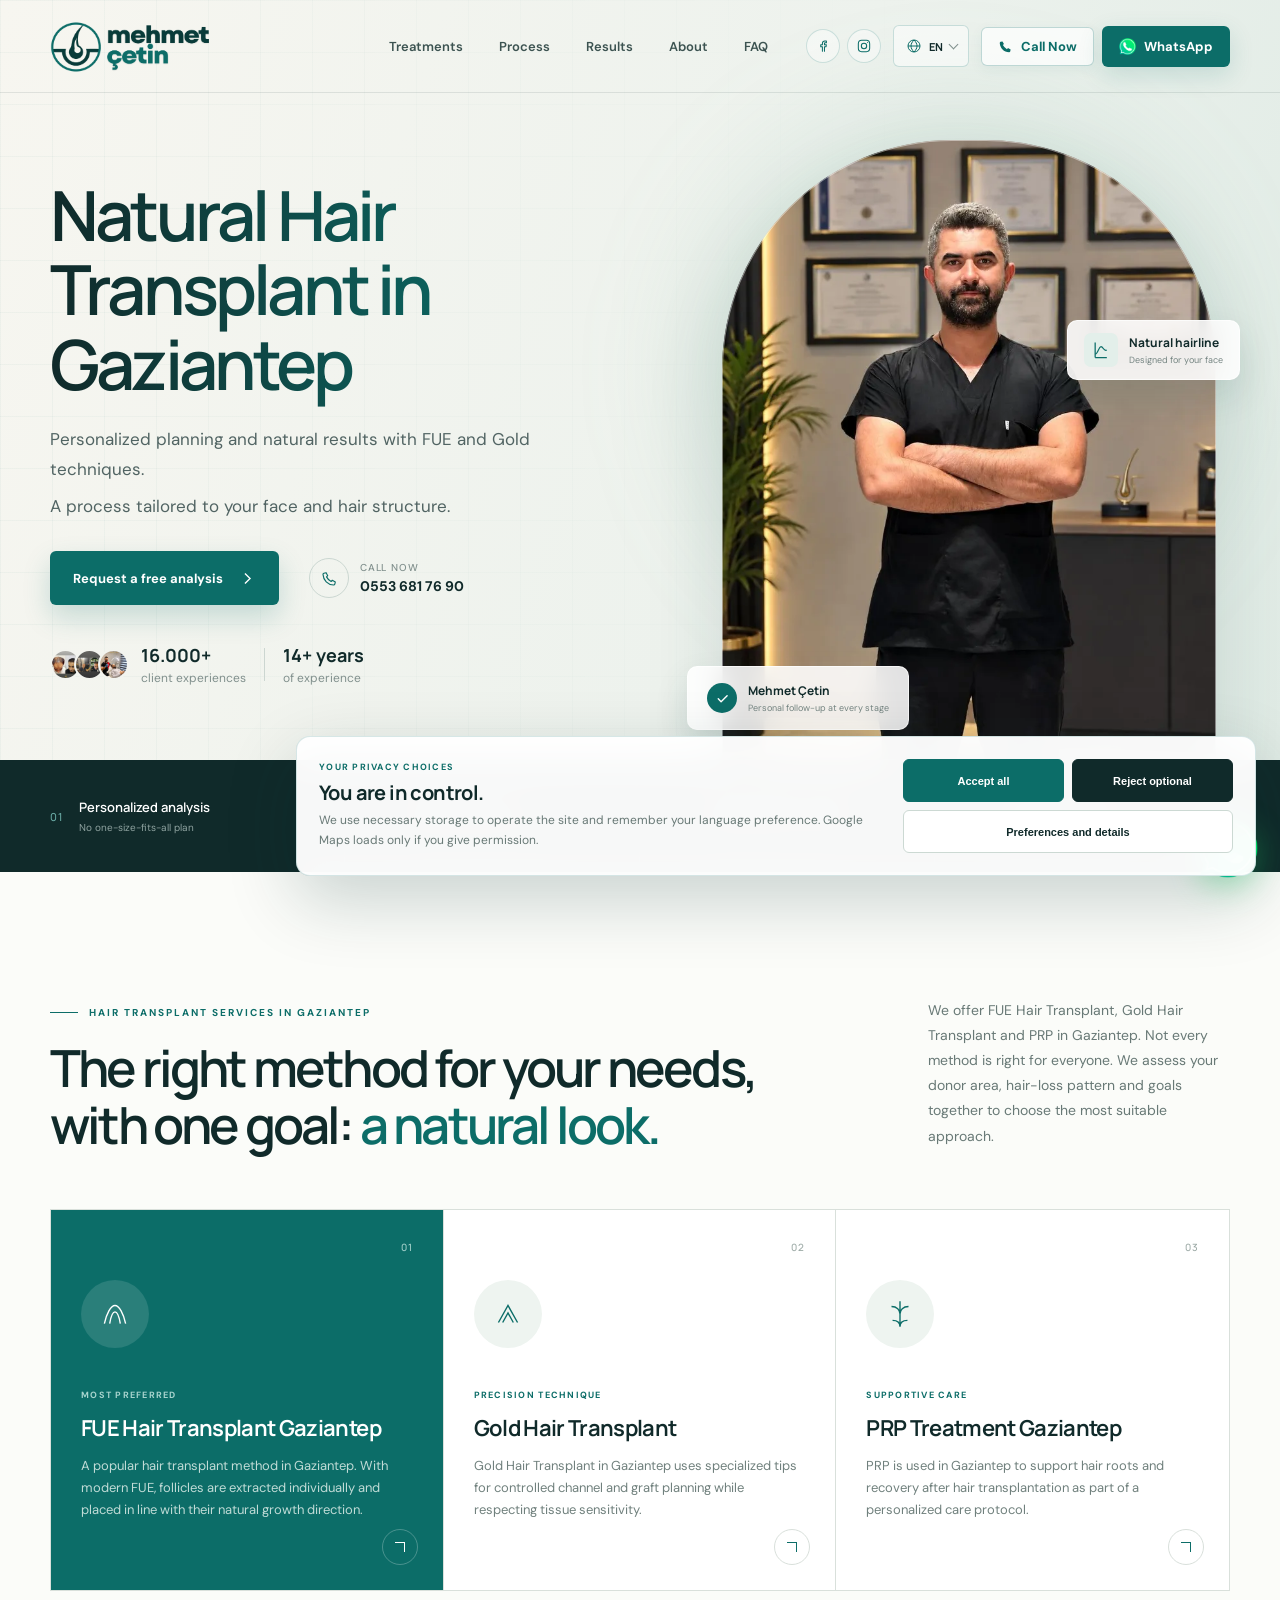
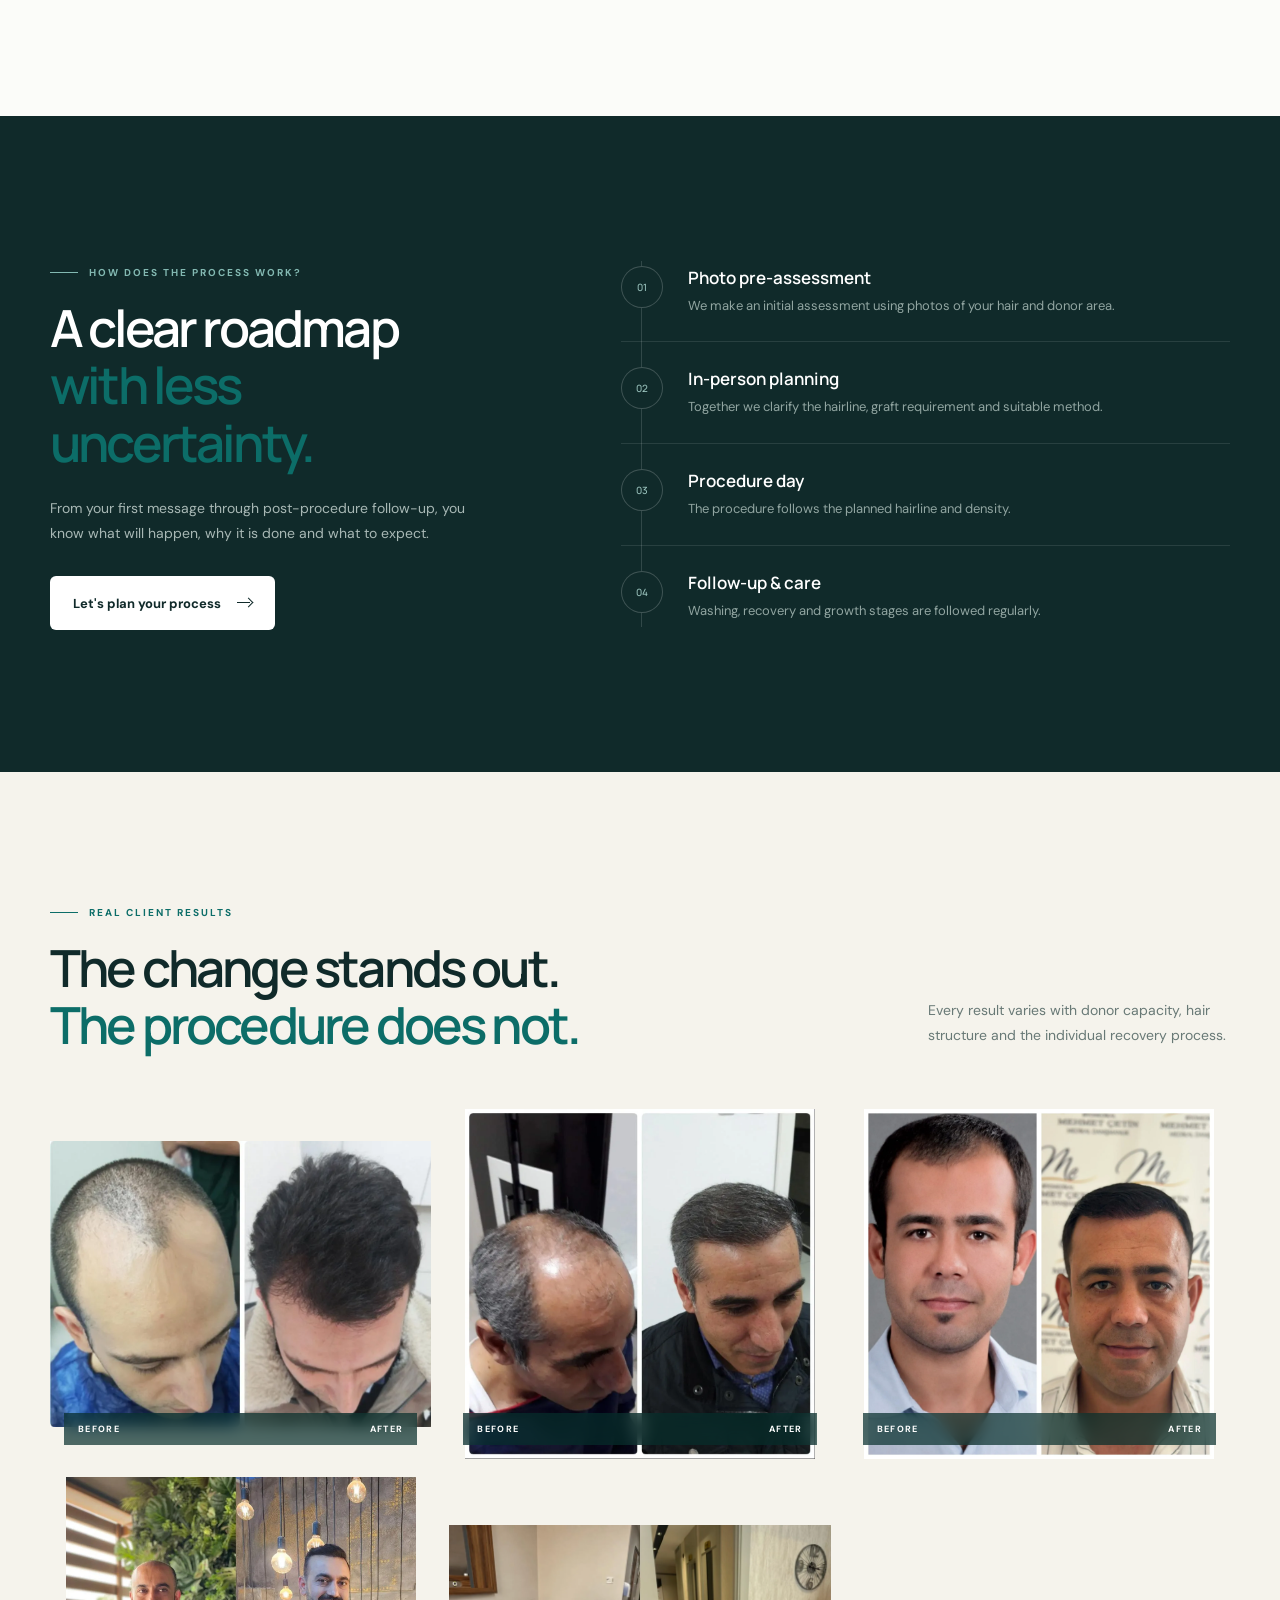
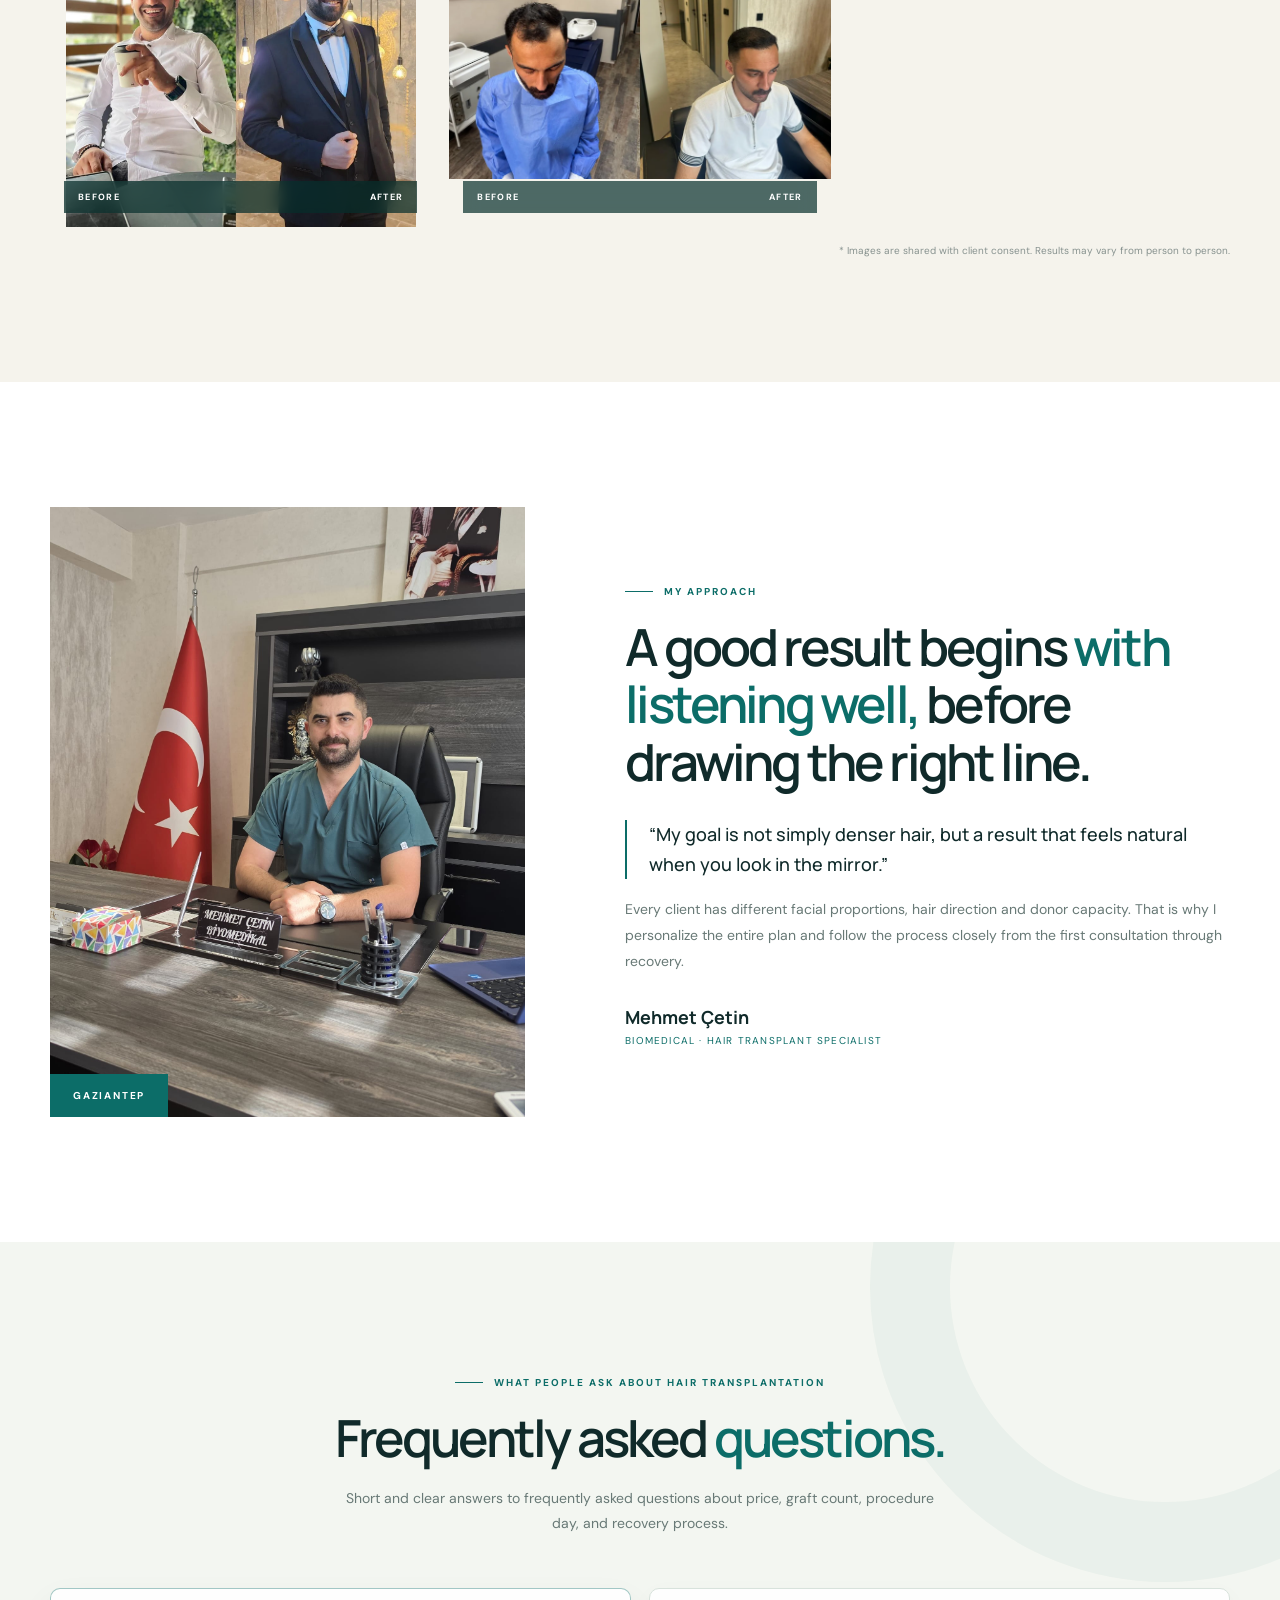
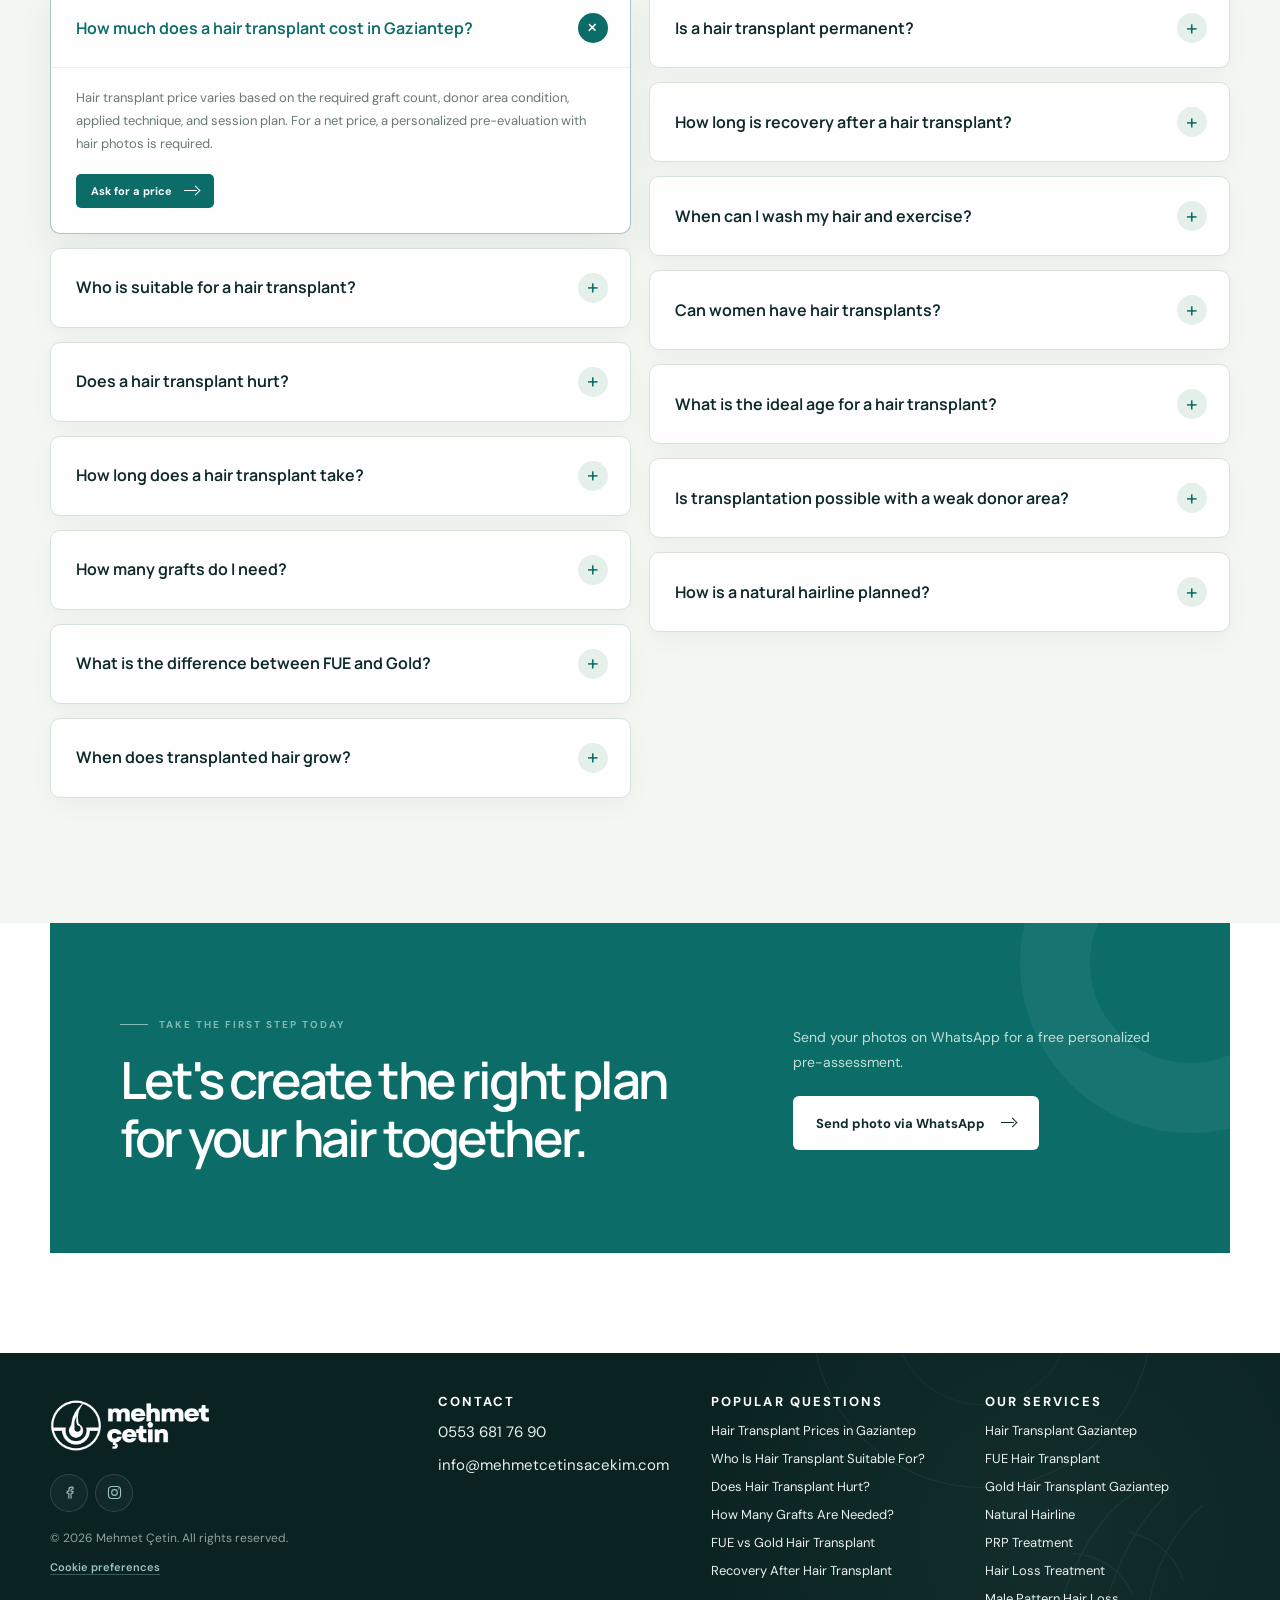
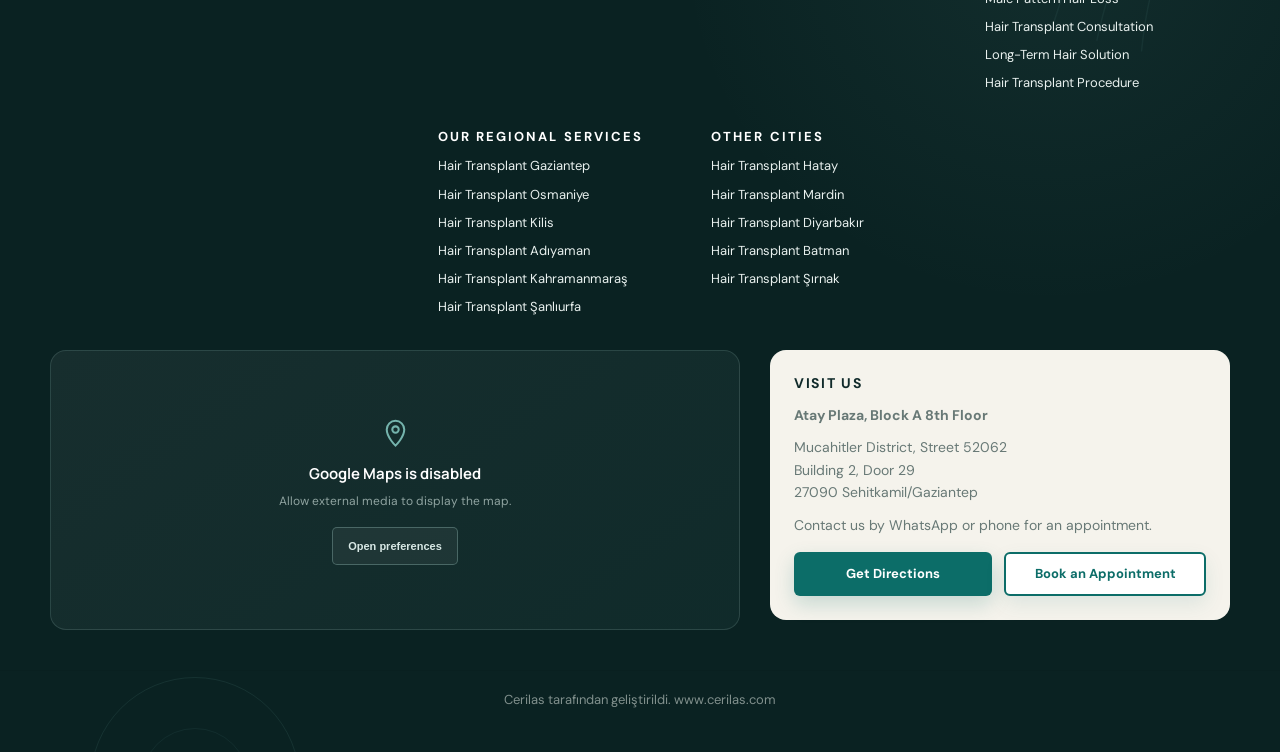
<file: index.html>
<!DOCTYPE html>
<html lang="tr">

<head>
  <!-- Google Tag Manager -->
  <script>(function(w,d,s,l,i){w[l]=w[l]||[];w[l].push({'gtm.start':
  new Date().getTime(),event:'gtm.js'});var f=d.getElementsByTagName(s)[0],
  j=d.createElement(s),dl=l!='dataLayer'?'&l='+l:'';j.async=true;j.src=
  'https://www.googletagmanager.com/gtm.js?id='+i+dl;f.parentNode.insertBefore(j,f);
  })(window,document,'script','dataLayer','GTM-W2ZSKTFK');</script>
  <!-- End Google Tag Manager -->
  <!-- Google tag (gtag.js) -->
  <script async src="https://www.googletagmanager.com/gtag/js?id=G-VPKPKY44ZM"></script>
  <script async src="https://www.googletagmanager.com/gtag/js?id=AW-18360103797"></script>
  <script>
    window.dataLayer = window.dataLayer || [];
    function gtag() { dataLayer.push(arguments); }
    gtag('js', new Date());

    gtag('config', 'G-VPKPKY44ZM');
    gtag('config', 'AW-18360103797');
  </script>
  <!-- Event snippet for Kişi conversion page -->
  <script>
    function gtag_report_conversion(url) {
      if (typeof gtag === 'function') {
        gtag('event', 'conversion', {
          'send_to': 'AW-18360103797/h-xpCKiZg90cEPXm47JE'
        });
      }
      return true;
    }

    document.addEventListener('DOMContentLoaded', function () {
      document.querySelectorAll('a[href^="https://wa.me"], a[href^="tel:"]').forEach(function (link) {
        link.addEventListener('click', function () {
          gtag_report_conversion(link.href);
        });
      });
    });
  </script>
  <meta charset="UTF-8" />
  <meta name="viewport" content="width=device-width, initial-scale=1.0" />
  <meta name="description"
    content="Gaziantep'te saç ekimi alanında uzman Mehmet Çetin. FUE, Gold Saç Ekimi ve PRP uygulaması. 14+ yıl deneyim, 16.000+ başarılı operasyon. Doğal sonuç, birebir takip." />
  <meta name="keywords"
    content="Gaziantep saç ekimi, FUE, Gold saç ekimi, saç dökülmesi, doğal saç çizgisi, saç ekimi operasyonu" />
  <meta name="robots" content="index, follow, max-image-preview:large, max-snippet:-1, max-video-preview:-1" />
  <meta property="og:title" content="Gaziantep Saç Ekimi Uzmanı - Mehmet Çetin | FUE &amp; Gold Tekniği" />
  <meta property="og:description"
    content="Gaziantep'te en iyi saç ekimi hizmetleri. Doğal sonuç, kişiye özel planlanma, 14+ yıl tecrübe ile Mehmet Çetin." />
  <meta property="og:type" content="website" />
  <meta property="og:url" content="https://mehmetcetinsacekim.com/?lang=tr" />
  <meta property="og:locale" content="tr_TR" />
  <meta property="og:image" content="mehmet-cetin-hero-new.jpg" />
  <meta name="twitter:card" content="summary_large_image" />
  <meta name="author" content="Mehmet Çetin" />
  <meta name="copyright" content="© 2026 Mehmet Çetin" />
  <title>Gaziantep Saç Ekimi Uzmanı - Mehmet Çetin | FUE &amp; Gold Tekniği</title>
  <link rel="preconnect" href="https://fonts.googleapis.com" />
  <link rel="preconnect" href="https://fonts.gstatic.com" crossorigin />
  <link
    href="https://fonts.googleapis.com/css2?family=DM+Sans:wght@400;500;600;700&amp;family=Manrope:wght@400;500;600;700;800&amp;family=Noto+Sans+Arabic:wght@400;500;600;700;800&amp;display=swap"
    rel="stylesheet" />
  <link rel="stylesheet" href="styles.css?v=20260915-1" />
  <link rel="icon" href="favicon.svg" type="image/svg+xml" />
  <link rel="canonical" href="https://mehmetcetinsacekim.com/?lang=tr" />
  <link rel="alternate" hreflang="tr" href="https://mehmetcetinsacekim.com/?lang=tr" />
  <link rel="alternate" hreflang="en" href="https://mehmetcetinsacekim.com/?lang=en" />
  <link rel="alternate" hreflang="ar" href="https://mehmetcetinsacekim.com/?lang=ar" />
  <link rel="alternate" hreflang="ru" href="https://mehmetcetinsacekim.com/?lang=ru" />
  <link rel="alternate" hreflang="x-default" href="https://mehmetcetinsacekim.com/" />
  <script src="i18n.js?v=20260806-1" defer></script>
  <script src="cookie-consent.js?v=20260806-1" defer></script>
  <script type="application/ld+json">
    {
      "@context": "https://schema.org",
      "@type": "LocalBusiness",
      "name": "Mehmet Çetin Biyomedikal - Gaziantep Saç Ekimi",
      "description": "Gaziantep'te saç ekimi uzmanı. FUE, Gold Saç Ekimi ve PRP uygulaması.",
      "address": {
        "@type": "PostalAddress",
        "streetAddress": "Atay Plaza, A Blok Kat 8, Mücahitler Mahallesi 52062 Nolu Sokak Bina No:2, İç Kapı:29",
        "addressLocality": "Gaziantep",
        "addressRegion": "Gaziantep",
        "postalCode": "27090",
        "addressCountry": "TR"
      },
      "telephone": "+905536817690",
      "email": "info@mehmetcetinsacekim.com",
      "priceRange": "$$",
      "areaServed": "Gaziantep",
      "serviceType": ["Hair Transplant", "FUE Hair Transplant", "Gold Hair Transplant", "PRP Therapy"],
      "image": "mehmet-cetin-hero-new.jpg"
    }
    </script>
  <script type="application/ld+json">
    {
      "@context": "https://schema.org",
      "@type": "MedicalBusiness",
      "name": "Mehmet Çetin Biyomedikal",
      "medicalSpecialty": "Hair Restoration",
      "knowsAbout": ["FUE Hair Transplant", "Gold Hair Transplant", "PRP Therapy", "Hair Loss Treatment"]
    }
    </script>
  <script type="application/ld+json">
    {
      "@context": "https://schema.org",
      "@type": "FAQPage",
      "mainEntity": [
        {
          "@type": "Question",
          "name": "Gaziantep saç ekimi fiyatları ne kadar, kaç para?",
          "acceptedAnswer": {
            "@type": "Answer",
            "text": "Saç ekimi fiyatı; ihtiyaç duyulan greft sayısına, donör alanın durumuna, uygulanacak tekniğe ve seans planına göre değişir. Net fiyat için saç fotoğraflarıyla kişiye özel ön değerlendirme yapılır."
          }
        },
        {
          "@type": "Question",
          "name": "Saç ekimi kimlere uygundur?",
          "acceptedAnswer": {
            "@type": "Answer",
            "text": "Kalıcı veya genetik saç kaybı bulunan, donör alanı yeterli ve beklentileri gerçekçi kişiler saç ekimi için uygun olabilir. Saç kaybının nedeni ve donör kapasitesi kişiye özel değerlendirilmelidir."
          }
        },
        {
          "@type": "Question",
          "name": "Saç ekimi acıtır mı?",
          "acceptedAnswer": {
            "@type": "Answer",
            "text": "İşlem lokal anestezi altında planlanır. İlk uygulama sırasında kısa süreli batma, sonrasında ise geçici hassasiyet hissedilebilir; deneyim kişiden kişiye değişir."
          }
        },
        {
          "@type": "Question",
          "name": "Saç ekimi kaç saat sürer?",
          "acceptedAnswer": {
            "@type": "Answer",
            "text": "Süre; greft sayısına, ekim alanının büyüklüğüne ve kullanılan yönteme bağlıdır. Çoğu işlem aynı gün tamamlanır; geniş alanlarda birden fazla seans planlanabilir."
          }
        },
        {
          "@type": "Question",
          "name": "Kaç greft saç ekimine ihtiyacım var?",
          "acceptedAnswer": {
            "@type": "Answer",
            "text": "Greft ihtiyacı açıklığın genişliği, hedeflenen yoğunluk, saç teli yapısı ve donör kapasitesine göre belirlenir. Fotoğraflı analiz yaklaşık plan verir; kesin sayı yüz yüze değerlendirmede netleşir."
          }
        },
        {
          "@type": "Question",
          "name": "FUE saç ekimi ile Gold saç ekimi arasındaki fark nedir?",
          "acceptedAnswer": {
            "@type": "Answer",
            "text": "FUE, saç köklerinin tek tek alınmasına dayanan yöntemdir. Gold uygulamasında kanal ve greft planlamasında özel uçlar kullanılır. Uygun yöntem saç yapısı, donör alan ve hedefe göre seçilir."
          }
        },
        {
          "@type": "Question",
          "name": "Ekilen saçlar ne zaman çıkar?",
          "acceptedAnswer": {
            "@type": "Answer",
            "text": "İlk haftalardaki geçici dökülmenin ardından yeni saçlar çoğunlukla dördüncü ay civarında görünmeye başlar. Sonucun belirginleşmesi genellikle 10–18 ay sürebilir."
          }
        },
        {
          "@type": "Question",
          "name": "Saç ekimi kalıcı mı?",
          "acceptedAnswer": {
            "@type": "Answer",
            "text": "Donör bölgeden alınan kökler genellikle dökülmeye daha dirençlidir. Ancak çevredeki mevcut saçlar zamanla seyrelmeye devam edebilir; kalıcılık ve yoğunluk kişisel koşullara bağlıdır."
          }
        },
        {
          "@type": "Question",
          "name": "Saç ekimi sonrası iyileşme kaç gün sürer?",
          "acceptedAnswer": {
            "@type": "Answer",
            "text": "İlk günlerde kızarıklık, kabuklanma, şişlik veya hassasiyet görülebilir. Greftlerin özellikle ilk iki hafta korunması önemlidir; günlük yaşama dönüş yapılan işe ve iyileşme hızına göre değişir."
          }
        },
        {
          "@type": "Question",
          "name": "Saç ekimi sonrası ilk yıkama ve spor ne zaman yapılır?",
          "acceptedAnswer": {
            "@type": "Answer",
            "text": "İlk yıkama ve bakım, kişiye verilen plana göre nazikçe yapılır. Darbe, yoğun terleme ve ağır egzersizden önerilen süre boyunca kaçınmak gerekir; net zamanlama iyileşmeye göre belirlenir."
          }
        },
        {
          "@type": "Question",
          "name": "Kadınlara saç ekimi yapılır mı?",
          "acceptedAnswer": {
            "@type": "Answer",
            "text": "Evet, uygun saç kaybı tipi ve yeterli donör kapasitesi bulunan kadınlara da saç ekimi planlanabilir. Yaygın veya geçici dökülmelerde önce saç kaybının nedeni değerlendirilmelidir."
          }
        },
        {
          "@type": "Question",
          "name": "Saç ekimi için ideal yaş kaçtır?",
          "acceptedAnswer": {
            "@type": "Answer",
            "text": "Tek başına yaş belirleyici değildir. Saç dökülmesinin seyri, donör alan, aile öyküsü ve ileride oluşabilecek kayıp birlikte değerlendirilerek uzun vadeli plan yapılır."
          }
        },
        {
          "@type": "Question",
          "name": "Donör alanı zayıf olanlara saç ekimi yapılabilir mi?",
          "acceptedAnswer": {
            "@type": "Answer",
            "text": "Donör alanın yoğunluğu ve saç tellerinin niteliği alınabilecek greft sayısını sınırlar. Zayıf donör alanda daha kontrollü yoğunluk, farklı bölge önceliği veya seans planı gerekebilir."
          }
        },
        {
          "@type": "Question",
          "name": "Doğal saç çizgisi nasıl planlanır?",
          "acceptedAnswer": {
            "@type": "Answer",
            "text": "Doğal saç çizgisi; yüz oranı, yaş, mevcut saç yönü, açıklık ve donör kapasitesi birlikte değerlendirilerek tasarlanır. Tek tip veya gereğinden fazla düz bir çizgi yerine kişiye uyum hedeflenir."
          }
        }
      ]
    }
    </script>
</head>

<body>
  <!-- Google Tag Manager (noscript) -->
  <noscript><iframe src="https://www.googletagmanager.com/ns.html?id=GTM-W2ZSKTFK"
  height="0" width="0" style="display:none;visibility:hidden"></iframe></noscript>
  <!-- End Google Tag Manager (noscript) -->
  <header class="site-header">
    <div class="container nav-wrap">
      <a class="brand" href="#top" aria-label="Ana sayfa">
        <img src="mcetin-logo.png" alt="Mehmet Çetin" />
      </a>

      <nav aria-label="Ana menü">
        <a href="#hizmetler">Uygulamalar</a>
        <a href="#surec">Süreç</a>
        <a href="#sonuclar">Sonuçlar</a>
        <a href="#hakkimda">Hakkımda</a>
        <a href="#sss">SSS</a>
      </nav>

      <div class="social-links header-social" aria-label="Sosyal medya">
        <a href="https://www.facebook.com/mehmet.cetin.73550" target="_blank" rel="noopener noreferrer"
          aria-label="Facebook">
          <svg viewBox="0 0 24 24" aria-hidden="true">
            <path
              d="M14.2 20v-7h2.4l.4-2.8h-2.8V8.4c0-.8.2-1.4 1.4-1.4h1.5V4.5c-.3 0-1.2-.1-2.2-.1-2.2 0-3.8 1.4-3.8 3.9v1.9H8.6V13h2.5v7" />
          </svg>
        </a>
        <a href="https://www.instagram.com/mehmetcetin_sacekimi/" target="_blank" rel="noopener noreferrer"
          aria-label="Instagram">
          <svg viewBox="0 0 24 24" aria-hidden="true">
            <rect x="3.5" y="3.5" width="17" height="17" rx="5" />
            <circle cx="12" cy="12" r="4" />
            <circle cx="17.5" cy="6.8" r=".8" class="social-dot" />
          </svg>
        </a>
      </div>

      <div class="language-switcher">
        <button class="language-trigger" type="button" aria-label="Dil seçin" aria-expanded="false">
          <svg viewBox="0 0 24 24" aria-hidden="true">
            <circle cx="12" cy="12" r="9"></circle>
            <path d="M3 12h18M12 3c3 3 4.5 6 4.5 9S15 18 12 21M12 3c-3 3-4.5 6-4.5 9S9 18 12 21"></path>
          </svg>
          <span class="language-current">TR</span>
          <span class="language-chevron" aria-hidden="true"></span>
        </button>
        <div class="language-menu" role="menu">
          <button type="button" data-language="tr" role="menuitem"><span>TR</span> Türkçe</button>
          <button type="button" data-language="en" role="menuitem"><span>EN</span> English</button>
          <button type="button" data-language="ar" role="menuitem"><span>AR</span> العربية</button>
          <button type="button" data-language="ru" role="menuitem"><span>RU</span> Русский</button>
        </div>
      </div>

      <div class="header-cta-group">
        <a class="header-cta header-cta-phone" href="tel:+905536817690" aria-label="Telefonla arayın">
          <svg viewBox="0 0 24 24" aria-hidden="true">
            <path
              d="M7.2 3.8 9.5 8 7.8 9.7a15.2 15.2 0 0 0 6.5 6.5l1.7-1.7 4.2 2.3-.7 3.1c-.2.8-.9 1.3-1.7 1.3C9.5 20.7 3.3 14.5 2.8 6.2c0-.8.5-1.5 1.3-1.7l3.1-.7Z" />
          </svg>
          <span>Hemen Ara</span>
        </a>
        <a class="header-cta header-cta-wa" href="https://wa.me/905536817690" target="_blank" rel="noopener" aria-label="WhatsApp'tan iletişime geçin">
          <img src="whatsapp-logo.png" alt="WhatsApp" class="wa-inline-icon">
          <span>WhatsApp</span>
        </a>
      </div>
    </div>
  </header>

  <main id="top">
    <section class="hero">
      <div class="hero-glow"></div>
      <div class="container hero-grid">
        <div class="hero-copy">
          <h1 class="hero-title-gradient">Gaziantep'te Doğal Saç Ekimi</h1>
          <p class="hero-intro">FUE ve Gold teknikleriyle kişiye özel planlama, doğal sonuç.</p>
          <p>Yüzünüze ve saç yapınıza uygun, size özel bir süreç.</p>
          <div class="hero-actions">
            <a class="btn btn-primary" href="https://wa.me/905536817690" target="_blank" rel="noopener">
              Ücretsiz analiz isteyin
              <svg viewBox="0 0 20 20" aria-hidden="true">
                <path d="m7 4 6 6-6 6" />
              </svg>
            </a>
            <a class="text-link" href="tel:+905536817690">
              <span class="phone-icon" aria-hidden="true">
                <svg viewBox="0 0 24 24">
                  <path
                    d="M7.2 3.8 9.5 8 7.8 9.7a15.2 15.2 0 0 0 6.5 6.5l1.7-1.7 4.2 2.3-.7 3.1c-.2.8-.9 1.3-1.7 1.3C9.5 20.7 3.3 14.5 2.8 6.2c0-.8.5-1.5 1.3-1.7l3.1-.7Z" />
                </svg>
              </span>
              <span><small>Hemen arayın</small>0553 681 76 90</span>
            </a>
          </div>
          <div class="hero-proof">
            <div class="avatars" aria-hidden="true">
              <span></span><span></span><span></span>
            </div>
            <div><strong><bdi class="stat-number">16.000+</bdi></strong><small>danışan deneyimi</small></div>
            <div class="proof-line"></div>
            <div><strong><bdi class="stat-number">14+</bdi> <span>yıl</span></strong><small>uygulama tecrübesi</small>
            </div>
          </div>
        </div>

        <div class="hero-visual">
          <div class="image-frame">
            <img src="mehmet-cetin-hero.webp" width="768" height="1024" loading="eager"
              alt="Gaziantep Saç Ekimi Uzmanı Mehmet Çetin - Profesyonel Saç Ekim Merkezi, Sertifikalar ve Başarı Ödülleri" />
          </div>
          <div class="profile-card">
            <span class="check" aria-hidden="true"><svg viewBox="0 0 24 24">
                <path d="m6 12.5 4 4L18.5 8" />
              </svg></span>
            <span><strong>Mehmet Çetin</strong><small>Sürecin her aşamasında birebir takip</small></span>
          </div>
          <div class="result-card">
            <span class="result-icon">
              <svg viewBox="0 0 24 24">
                <path d="M5 17c4-1 4-9 7-9s3 6 7 4" />
                <path d="M5 21h14M5 3v18" />
              </svg>
            </span>
            <span><strong>Doğal saç çizgisi</strong><small>Yüze özel tasarım</small></span>
          </div>
        </div>
      </div>
    </section>

    <section class="trust-strip">
      <div class="container trust-grid">
        <div><span class="trust-icon">01</span>
          <p><strong>Kişiye özel analiz</strong><small>Tek tip plan yok</small></p>
        </div>
        <div><span class="trust-icon">02</span>
          <p><strong>Uzman takibi</strong><small>Yakın ve şeffaf takip</small></p>
        </div>
        <div><span class="trust-icon">03</span>
          <p><strong>Doğal yön &amp; açı</strong><small>Yüzünüze uyumlu çizgi</small></p>
        </div>
        <div><span class="trust-icon">04</span>
          <p><strong>Operasyon sonrası</strong><small>Planlı bakım desteği</small></p>
        </div>
      </div>
    </section>

    <section class="section services" id="hizmetler">
      <div class="container">
        <div class="section-head">
          <div><span class="kicker">Gaziantep Saç Ekimi Hizmetleri</span>
            <h2>İhtiyaca göre doğru yöntem,<br />tek bir hedef: <em>doğallık.</em></h2>
          </div>
          <p>Gaziantep'te sunduğumuz saç ekimi yöntemleri: FUE Saç Ekimi, Gold Saç Ekimi ve PRP uygulaması. Her yöntem
            herkes için doğru değildir. Donör alanınızı, dökülme tipinizi ve hedefinizi birlikte değerlendirir; size
            uygun yöntemi belirleriz.</p>
        </div>

        <div class="service-grid">
          <article class="service-card featured">
            <span class="service-no">01</span>
            <div class="service-symbol"><svg viewBox="0 0 32 32">
                <path d="M6 25c2-9 6-17 10-17s8 8 10 17M11 25c1-6 3-11 5-11s4 5 5 11" />
              </svg></div>
            <div><span class="tag">En çok tercih edilen</span>
              <h3>FUE Saç Ekimi Gaziantep</h3>
              <p>Gaziantep'te en popüler saç ekimi yöntemi. Saç köklerinin tek tek alınarak doğal çıkış yönüne uygun
                biçimde yerleştirildiği modern FUE tekniği ile doğal sonuç.</p>
            </div>
            <a href="https://wa.me/905536817690" target="_blank" rel="noopener"
              aria-label="FUE saç ekimi hakkında bilgi alın"></a>
          </article>
          <article class="service-card">
            <span class="service-no">02</span>
            <div class="service-symbol"><svg viewBox="0 0 32 32">
                <path d="m7 24 9-16 9 16M11 24l5-9 5 9" />
              </svg></div>
            <div><span class="tag">Hassas uygulama</span>
              <h3>Gold Saç Ekimi</h3>
              <p>Gaziantep'te özel uçlarla yapılan Gold Saç Ekimi. Doku hassasiyetini gözeten özel uçlarla kontrollü
                kanal ve greft planlaması ile maksimum başarı.</p>
            </div>
            <a href="https://wa.me/905536817690" target="_blank" rel="noopener"
              aria-label="Gold saç ekimi hakkında bilgi alın"></a>
          </article>
          <article class="service-card">
            <span class="service-no">03</span>
            <div class="service-symbol"><svg viewBox="0 0 32 32">
                <path d="M16 4v24M8 9c5 0 8 3 8 7M24 9c-5 0-8 3-8 7M9 22c4 0 7 2 7 6M23 22c-4 0-7 2-7 6" />
              </svg></div>
            <div><span class="tag">Destekleyici bakım</span>
              <h3>PRP Uygulaması Gaziantep</h3>
              <p>Gaziantep'te saç ekimi sonrası ve saç dökülmesi tedavisinde kullanılan PRP. Saç köklerini ve operasyon
                sonrası iyileşme sürecini destekleyen kişisel bakım protokolü.</p>
            </div>
            <a href="https://wa.me/905536817690" target="_blank" rel="noopener"
              aria-label="PRP uygulaması hakkında bilgi alın"></a>
          </article>
        </div>
      </div>
    </section>

    <section class="section process" id="surec">
      <div class="container process-grid">
        <div class="process-copy">
          <span class="kicker light">Süreç nasıl ilerliyor?</span>
          <h2>Belirsizliği azaltan,<br /><em>net bir yol haritası.</em></h2>
          <p>İlk mesajınızdan operasyon sonrası kontrole kadar ne olacağını, neden yapıldığını ve sizi neyin beklediğini
            açıkça bilirsiniz.</p>
          <a class="btn btn-light" href="https://wa.me/905536817690" target="_blank" rel="noopener">Sürecinizi
            planlayalım <span class="arrow-icon" aria-hidden="true"></span></a>
        </div>
        <ol class="steps">
          <li><span>01</span>
            <div><strong>Fotoğraflı ön analiz</strong>
              <p>Saç ve donör alan fotoğraflarınızla ilk değerlendirmeyi yaparız.</p>
            </div>
          </li>
          <li><span>02</span>
            <div><strong>Yüz yüze planlama</strong>
              <p>Saç çizgisi, greft ihtiyacı ve uygun yöntem birlikte netleşir.</p>
            </div>
          </li>
          <li><span>03</span>
            <div><strong>Uygulama günü</strong>
              <p>Planlanan çizgi ve yoğunluk doğrultusunda kontrollü işlem yapılır.</p>
            </div>
          </li>
          <li><span>04</span>
            <div><strong>Takip &amp; bakım</strong>
              <p>Yıkama, iyileşme ve gelişim dönemleri düzenli olarak takip edilir.</p>
            </div>
          </li>
        </ol>
      </div>
    </section>

    <section class="section results" id="sonuclar">
      <div class="container">
        <div class="section-head results-head">
          <div><span class="kicker">Gerçek danışan sonuçları</span>
            <h2>Değişim dikkat çeker.<br /><em>İşlem belli olmaz.</em></h2>
          </div>
          <p>Her sonuç; kişinin donör kapasitesine, saç yapısına ve iyileşme sürecine göre değişir.</p>
        </div>
        <div class="results-grid">
          <figure><img src="/uploads/oncesi-sonrasi/sac-ekimi-oncesi-sonrasi-2.webp" loading="lazy" alt="Doğal saç çizgisi tasarımı öncesi ve sonrası" />
            <figcaption><span>Öncesi</span><span>Sonrası</span></figcaption>
          </figure>
          <figure><img src="/uploads/oncesi-sonrasi/sac-ekimi-oncesi-sonrasi-3.webp" loading="lazy" alt="Saç ekimi tepe bölgesi sıklaştırma işlemi öncesi sonrası" />
            <figcaption><span>Öncesi</span><span>Sonrası</span></figcaption>
          </figure>
          <figure><img src="/uploads/oncesi-sonrasi/sac-ekimi-oncesi-sonrasi-4.webp" loading="lazy" alt="Erkek tipi saç dökülmesi tedavisi öncesi ve sonrası" />
            <figcaption><span>Öncesi</span><span>Sonrası</span></figcaption>
          </figure>
          <figure><img src="/uploads/oncesi-sonrasi/sac-ekimi-oncesi-sonrasi-5.webp" loading="lazy" alt="Profesyonel saç ekim merkezi başarılı danışan sonucu" />
            <figcaption><span>Öncesi</span><span>Sonrası</span></figcaption>
          </figure>
          <figure><img src="/uploads/oncesi-sonrasi/sac-ekimi-oncesi-sonrasi-yeni.webp" loading="lazy" alt="Gaziantep saç ekimi doğal ön çizgi tasarımı öncesi ve sonrası" />
            <figcaption><span>Öncesi</span><span>Sonrası</span></figcaption>
          </figure>
        </div>
        <p class="disclaimer">* Görseller danışan onayıyla paylaşılmıştır. Sonuçlar kişiden kişiye farklılık
          gösterebilir.</p>
      </div>
    </section>

    <section class="section about" id="hakkimda">
      <div class="container about-grid">
        <div class="about-photo">
          <img src="/uploads/3.jpg" alt="Mehmet Çetin kliniğinde" />
          <span class="photo-label">Gaziantep</span>
        </div>
        <div class="about-copy">
          <span class="kicker">Yaklaşımım</span>
          <h2>İyi sonuç, doğru çizgiden önce <em>doğru dinlemekle</em> başlar.</h2>
          <p class="large">“Amacım yalnızca daha yoğun saç değil; aynaya baktığınızda yüzünüze yabancı gelmeyen bir
            sonuç üretmek.”</p>
          <p>Her danışanın yüz oranı, mevcut saç yönü ve donör kapasitesi farklıdır. Bu yüzden planlamanın tamamını
            kişiye özel yapar, süreci ilk görüşmeden iyileşme dönemine kadar yakından takip ederim.</p>
          <div class="signature"><strong>Mehmet Çetin</strong><span>Biyomedikal · Saç Ekim Uzmanı</span></div>
        </div>
      </div>
    </section>

    <section class="section faq" id="sss">
      <div class="container">
        <div class="faq-head">
          <span class="kicker">Saç ekimi hakkında merak edilenler</span>
          <h2>Sıkça sorulan <em>sorular.</em></h2>
          <p>Fiyat, greft sayısı, uygulama günü ve iyileşme süreci hakkında en çok sorulan sorulara kısa ve açık
            yanıtlar.</p>
        </div>

        <div class="faq-grid">
          <div class="faq-column">
            <details id="sac-ekimi-fiyatlari" open>
              <summary>Gaziantep saç ekimi fiyatları ne kadar, kaç para?</summary>
              <div class="faq-answer">
                <p>Saç ekimi fiyatı; ihtiyaç duyulan greft sayısına, donör alanın durumuna, uygulanacak tekniğe ve seans
                  planına göre değişir. Net fiyat için saç fotoğraflarıyla kişiye özel ön değerlendirme yapılır.</p>
                <a class="faq-wa" href="https://wa.me/905536817690" target="_blank" rel="noopener">Fiyat sorun <span
                    class="arrow-icon" aria-hidden="true"></span></a>
              </div>
            </details>

            <details id="sac-ekimi-kimlere-uygun">
              <summary>Saç ekimi kimlere uygundur?</summary>
              <div class="faq-answer">
                <p>Kalıcı veya genetik saç kaybı bulunan, donör alanı yeterli ve beklentileri gerçekçi kişiler saç ekimi
                  için uygun olabilir. Saç kaybının nedeni ve donör kapasitesi kişiye özel değerlendirilmelidir.</p>
                <a class="faq-wa" href="https://wa.me/905536817690" target="_blank" rel="noopener">Uygunluğunuzu sorun
                  <span class="arrow-icon" aria-hidden="true"></span></a>
              </div>
            </details>

            <details id="sac-ekimi-acitir-mi">
              <summary>Saç ekimi acıtır mı?</summary>
              <div class="faq-answer">
                <p>İşlem lokal anestezi altında planlanır. İlk uygulama sırasında kısa süreli batma, sonrasında ise
                  geçici hassasiyet hissedilebilir; deneyim kişiden kişiye değişir.</p>
                <a class="faq-wa" href="https://wa.me/905536817690" target="_blank" rel="noopener">Detaylı bilgi alın
                  <span class="arrow-icon" aria-hidden="true"></span></a>
              </div>
            </details>

            <details id="sac-ekimi-suresi">
              <summary>Saç ekimi kaç saat sürer?</summary>
              <div class="faq-answer">
                <p>Süre; greft sayısına, ekim alanının büyüklüğüne ve kullanılan yönteme bağlıdır. Çoğu işlem aynı gün
                  tamamlanır; geniş alanlarda birden fazla seans planlanabilir.</p>
                <a class="faq-wa" href="https://wa.me/905536817690" target="_blank" rel="noopener">Süreç hakkında yazın
                  <span class="arrow-icon" aria-hidden="true"></span></a>
              </div>
            </details>

            <details id="kac-greft-gerekir">
              <summary>Kaç greft saç ekimine ihtiyacım var?</summary>
              <div class="faq-answer">
                <p>Greft ihtiyacı açıklığın genişliği, hedeflenen yoğunluk, saç teli yapısı ve donör kapasitesine göre
                  belirlenir. Fotoğraflı analiz yaklaşık plan verir; kesin sayı yüz yüze değerlendirmede netleşir.</p>
                <a class="faq-wa" href="https://wa.me/905536817690" target="_blank" rel="noopener">Greft analizi isteyin
                  <span class="arrow-icon" aria-hidden="true"></span></a>
              </div>
            </details>

            <details id="fue-gold-farki">
              <summary>FUE ile Gold saç ekimi arasındaki fark nedir?</summary>
              <div class="faq-answer">
                <p>FUE, saç köklerinin tek tek alınmasına dayanan yöntemdir. Gold uygulamasında kanal ve greft
                  planlamasında özel uçlar kullanılır. Uygun yöntem saç yapısı, donör alan ve hedefe göre seçilir.</p>
                <a class="faq-wa" href="https://wa.me/905536817690" target="_blank" rel="noopener">Yöntemleri sorun
                  <span class="arrow-icon" aria-hidden="true"></span></a>
              </div>
            </details>

            <details id="ekilen-saclar-ne-zaman-cikar">
              <summary>Ekilen saçlar ne zaman çıkar?</summary>
              <div class="faq-answer">
                <p>İlk haftalardaki geçici dökülmenin ardından yeni saçlar çoğunlukla dördüncü ay civarında görünmeye
                  başlar. Sonucun belirginleşmesi genellikle 10–18 ay sürebilir.</p>
                <a class="faq-wa" href="https://wa.me/905536817690" target="_blank" rel="noopener">Gelişim sürecini
                  sorun <span class="arrow-icon" aria-hidden="true"></span></a>
              </div>
            </details>
          </div>

          <div class="faq-column">
            <details id="sac-ekimi-kalici-mi">
              <summary>Saç ekimi kalıcı mı?</summary>
              <div class="faq-answer">
                <p>Donör bölgeden alınan kökler genellikle dökülmeye daha dirençlidir. Ancak çevredeki mevcut saçlar
                  zamanla seyrelmeye devam edebilir; kalıcılık ve yoğunluk kişisel koşullara bağlıdır.</p>
                <a class="faq-wa" href="https://wa.me/905536817690" target="_blank" rel="noopener">Bize sorun <span
                    class="arrow-icon" aria-hidden="true"></span></a>
              </div>
            </details>

            <details id="sac-ekimi-sonrasi">
              <summary>Saç ekimi sonrası iyileşme kaç gün sürer?</summary>
              <div class="faq-answer">
                <p>İlk günlerde kızarıklık, kabuklanma, şişlik veya hassasiyet görülebilir. Greftlerin özellikle ilk iki
                  hafta korunması önemlidir; günlük yaşama dönüş yapılan işe ve iyileşme hızına göre değişir.</p>
                <a class="faq-wa" href="https://wa.me/905536817690" target="_blank" rel="noopener">İyileşmeyi sorun
                  <span class="arrow-icon" aria-hidden="true"></span></a>
              </div>
            </details>

            <details>
              <summary>İlk yıkama ve spor ne zaman yapılır?</summary>
              <div class="faq-answer">
                <p>İlk yıkama ve bakım, kişiye verilen plana göre nazikçe yapılır. Darbe, yoğun terleme ve ağır
                  egzersizden önerilen süre boyunca kaçınmak gerekir; net zamanlama iyileşmeye göre belirlenir.</p>
                <a class="faq-wa" href="https://wa.me/905536817690" target="_blank" rel="noopener">Bakım planını sorun
                  <span class="arrow-icon" aria-hidden="true"></span></a>
              </div>
            </details>

            <details>
              <summary>Kadınlara saç ekimi yapılır mı?</summary>
              <div class="faq-answer">
                <p>Evet, uygun saç kaybı tipi ve yeterli donör kapasitesi bulunan kadınlara da saç ekimi planlanabilir.
                  Yaygın veya geçici dökülmelerde önce saç kaybının nedeni değerlendirilmelidir.</p>
                <a class="faq-wa" href="https://wa.me/905536817690" target="_blank" rel="noopener">Ön değerlendirme
                  isteyin <span class="arrow-icon" aria-hidden="true"></span></a>
              </div>
            </details>

            <details>
              <summary>Saç ekimi için ideal yaş kaçtır?</summary>
              <div class="faq-answer">
                <p>Tek başına yaş belirleyici değildir. Saç dökülmesinin seyri, donör alan, aile öyküsü ve ileride
                  oluşabilecek kayıp birlikte değerlendirilerek uzun vadeli plan yapılır.</p>
                <a class="faq-wa" href="https://wa.me/905536817690" target="_blank" rel="noopener">Yaş ve planlamayı
                  sorun <span class="arrow-icon" aria-hidden="true"></span></a>
              </div>
            </details>

            <details>
              <summary>Donör alanı zayıf olanlara saç ekimi yapılabilir mi?</summary>
              <div class="faq-answer">
                <p>Donör alanın yoğunluğu ve saç tellerinin niteliği alınabilecek greft sayısını sınırlar. Zayıf donör
                  alanda daha kontrollü yoğunluk, farklı bölge önceliği veya seans planı gerekebilir.</p>
                <a class="faq-wa" href="https://wa.me/905536817690" target="_blank" rel="noopener">Donör analizi isteyin
                  <span class="arrow-icon" aria-hidden="true"></span></a>
              </div>
            </details>

            <details>
              <summary>Doğal saç çizgisi nasıl planlanır?</summary>
              <div class="faq-answer">
                <p>Doğal saç çizgisi; yüz oranı, yaş, mevcut saç yönü, açıklık ve donör kapasitesi birlikte
                  değerlendirilerek tasarlanır. Tek tip veya gereğinden fazla düz bir çizgi yerine kişiye uyum
                  hedeflenir.</p>
                <a class="faq-wa" href="https://wa.me/905536817690" target="_blank" rel="noopener">Saç çizginizi
                  konuşalım <span class="arrow-icon" aria-hidden="true"></span></a>
              </div>
            </details>
          </div>
        </div>
      </div>
    </section>

    <section class="cta-section">
      <div class="container cta-panel">
        <div><span class="kicker light">İlk adımı bugün atın</span>
          <h2>Saçınız için doğru planı<br />birlikte oluşturalım.</h2>
        </div>
        <div class="cta-side">
          <p>Fotoğraflarınızı WhatsApp üzerinden iletin, size özel ön değerlendirmeyi ücretsiz yapalım.</p>
          <a class="btn btn-light" href="https://wa.me/905536817690" target="_blank" rel="noopener">WhatsApp’tan
            fotoğraf gönder <span class="arrow-icon" aria-hidden="true"></span></a>
        </div>
        <span class="cta-shape" aria-hidden="true"></span>
      </div>
    </section>
  </main>

  <footer>
    <span class="footer-decor-ring footer-decor-ring-one" aria-hidden="true"></span>
    <span class="footer-decor-ring footer-decor-ring-two" aria-hidden="true"></span>
    <svg class="footer-decor-icon" viewBox="0 0 220 220" aria-hidden="true">
      <path d="M42 178c9-58 29-115 68-136" />
      <path d="M83 186c4-56 15-104 48-143" />
      <path d="M124 190c-2-54 3-99 36-137" />
      <path d="M51 112c25-1 45 8 58 29" />
      <path d="M99 86c25 3 43 15 53 36" />
    </svg>
    <div class="container footer-content">
      <div class="footer-brand-block">
        <a class="brand footer-brand" href="#top">
          <img src="mcetyin-footerlogo.png" alt="Mehmet Çetin" />
        </a>
        <div class="social-links footer-social" aria-label="Sosyal medya">
          <a href="https://www.facebook.com/mehmet.cetin.73550" target="_blank" rel="noopener noreferrer"
            aria-label="Facebook">
            <svg viewBox="0 0 24 24" aria-hidden="true">
              <path
                d="M14.2 20v-7h2.4l.4-2.8h-2.8V8.4c0-.8.2-1.4 1.4-1.4h1.5V4.5c-.3 0-1.2-.1-2.2-.1-2.2 0-3.8 1.4-3.8 3.9v1.9H8.6V13h2.5v7" />
            </svg>
          </a>
          <a href="https://www.instagram.com/mehmetcetin_sacekimi/" target="_blank" rel="noopener noreferrer"
            aria-label="Instagram">
            <svg viewBox="0 0 24 24" aria-hidden="true">
              <rect x="3.5" y="3.5" width="17" height="17" rx="5" />
              <circle cx="12" cy="12" r="4" />
              <circle cx="17.5" cy="6.8" r=".8" class="social-dot" />
            </svg>
          </a>
        </div>
        <p class="footer-copy">© 2026 Mehmet Çetin. Tüm hakları saklıdır.</p>
        <button class="cookie-settings-link" type="button">Çerez tercihleri</button>
      </div>

      <div class="footer-details">
        <div class="footer-info">
          <h3>İletişim</h3>
          <a href="tel:+905536817690">0553 681 76 90</a>
          <a href="mailto:info@mehmetcetinsacekim.com">info@mehmetcetinsacekim.com</a>
        </div>

        <div class="footer-info footer-seo">
          <h3>Merak Edilenler</h3>
          <a href="#sac-ekimi-fiyatlari">Gaziantep Saç Ekimi Fiyatları</a>
          <a href="#sac-ekimi-kimlere-uygun">Saç Ekimi Kimlere Uygun?</a>
          <a href="#sac-ekimi-acitir-mi">Saç Ekimi Acıtır mı?</a>
          <a href="#kac-greft-gerekir">Kaç Greft Saç Ekimi Gerekir?</a>
          <a href="#fue-gold-farki">FUE ve Gold Saç Ekimi Farkı</a>
          <a href="#sac-ekimi-sonrasi">Saç Ekimi Sonrası İyileşme</a>
        </div>

        <div class="footer-info footer-seo">
          <h3>Hizmetlerimiz</h3>
          <a href="/gaziantep-sac-ekimi.html">Gaziantep Saç Ekimi</a>
          <a href="https://wa.me/905536817690">FUE Saç Ekimi</a>
          <a href="https://wa.me/905536817690">Gold Saç Ekimi Gaziantep</a>
          <a href="https://wa.me/905536817690">Doğal Saç Çizgisi</a>
          <a href="https://wa.me/905536817690">PRP Uygulaması</a>
          <a href="https://wa.me/905536817690">Saç Dökülmesi Tedavisi</a>
          <a href="https://wa.me/905536817690">Erkek Tipi Saç Dökülmesi</a>
          <a href="https://wa.me/905536817690">Saç Ekimi Danışması</a>
          <a href="https://wa.me/905536817690">Kalıcı Saç Çözümü</a>
          <a href="https://wa.me/905536817690">Saç Ekimi Operasyonu</a>
        </div>

        <div class="footer-info footer-seo">
          <h3>Bölgesel Hizmetlerimiz</h3>
          <a href="gaziantep-sac-ekimi.html">Gaziantep Saç Ekimi</a>
          <a href="osmaniye-sac-ekimi.html">Osmaniye Saç Ekimi</a>
          <a href="kilis-sac-ekimi.html">Kilis Saç Ekimi</a>
          <a href="adiyaman-sac-ekimi.html">Adıyaman Saç Ekimi</a>
          <a href="kahramanmaras-sac-ekimi.html">Kahramanmaraş Saç Ekimi</a>
          <a href="sanliurfa-sac-ekimi.html">Şanlıurfa Saç Ekimi</a>
        </div>

        <div class="footer-info footer-seo">
          <h3>Diğer İllerimiz</h3>
          <a href="hatay-sac-ekimi.html">Hatay Saç Ekimi</a>
          <a href="mardin-sac-ekimi.html">Mardin Saç Ekimi</a>
          <a href="diyarbakir-sac-ekimi.html">Diyarbakır Saç Ekimi</a>
          <a href="batman-sac-ekimi.html">Batman Saç Ekimi</a>
          <a href="sirnak-sac-ekimi.html">Şırnak Saç Ekimi</a>
        </div>
      </div>
    </div>

    <div class="container footer-map-wrap">
      <div class="footer-map-container">
        <div class="footer-map-content">
          <div class="map-consent-placeholder">
            <svg viewBox="0 0 24 24" aria-hidden="true">
              <path d="M12 21s6-5.7 6-11a6 6 0 1 0-12 0c0 5.3 6 11 6 11Z" />
              <circle cx="12" cy="10" r="2.2" />
            </svg>
            <strong>Google Haritalar kapalı</strong>
            <p>Haritayı görüntülemek için harici medya izni vermelisiniz.</p>
            <button class="map-consent-button" type="button">Tercihleri aç</button>
          </div>
          <iframe title="Gaziantep konum haritası"
            data-cookie-src="https://www.google.com/maps?q=37.0748307,37.3705138&amp;z=17&amp;output=embed"
            loading="lazy" referrerpolicy="no-referrer-when-downgrade" allowfullscreen></iframe>
        </div>
        <div class="footer-address-box">
          <h3>Bizi Ziyaret Edin</h3>
          <p><strong>Atay Plaza, A Blok Kat 8</strong></p>
          <p>Mücahitler Mahallesi 52062 Nolu Sokak<br />Bina No:2, İç Kapı:29<br />27090 Şehitkamil/Gaziantep</p>
          <p class="address-note">Randevu için WhatsApp veya telefon ile iletişime geçiniz.</p>
          <div class="footer-button-group">
            <a class="btn btn-directions"
              href="https://www.google.com/maps/dir/?api=1&amp;destination=37.0748307,37.3705138" target="_blank"
              rel="noopener">
              <span>Yol Tarifi Al</span>
            </a>
            <a class="btn btn-appointment" href="https://wa.me/905536817690" target="_blank" rel="noopener">
              <span>Randevu Al</span>
            </a>
          </div>
        </div>
      </div>
    </div>
    <div class="developer-credit" style="text-align: center; padding: 20px 0; font-size: 13px; color: #81908d; border-top: 1px solid rgba(0,0,0,0.05); margin-top: 40px; width: 100%; clear: both;">
      <a href="https://www.cerilas.com" target="_blank" rel="noopener" style="color: inherit; text-decoration: none;">Cerilas tarafından geliştirildi. www.cerilas.com</a>
    </div>
  </footer>

  <section class="cookie-banner" aria-label="Çerez tercihleri" aria-live="polite">
    <div class="cookie-banner-copy">
      <span class="cookie-kicker">Gizlilik tercihleriniz</span>
      <h2>Kontrol sizde.</h2>
      <p>Siteyi çalıştırmak ve dil tercihinizi hatırlamak için gerekli depolamayı kullanıyoruz. Google Haritalar
        yalnızca izin verirseniz yüklenir.</p>
    </div>
    <div class="cookie-banner-actions">
      <button class="cookie-action cookie-accept" type="button">Tümünü kabul et</button>
      <button class="cookie-action cookie-reject" type="button">İsteğe bağlıları reddet</button>
      <button class="cookie-preferences" type="button">Tercihler ve detaylar</button>
    </div>
  </section>

  <div class="cookie-modal" aria-hidden="true">
    <button class="cookie-modal-backdrop" type="button" aria-label="Kapat"></button>
    <section class="cookie-dialog" role="dialog" aria-modal="true" aria-labelledby="cookie-dialog-title">
      <button class="cookie-close" type="button" aria-label="Kapat"><span></span></button>
      <span class="cookie-kicker">Çerez ve depolama ayrıntıları</span>
      <h2 id="cookie-dialog-title">Gizlilik tercihlerinizi yönetin</h2>
      <p class="cookie-dialog-intro">Zorunlu depolama her zaman etkindir. Harici medya tercihinizi dilediğiniz zaman
        değiştirebilirsiniz.</p>

      <div class="cookie-notice">
        <h3>Aydınlatma bilgisi</h3>
        <p>Veri sorumlusu Mehmet Çetin’dir. Tercihler; siteyi seçtiğiniz dilde sunmak, rıza kaydınızı saklamak ve izin
          verdiğinizde Google Haritalar içeriğini göstermek amacıyla işlenir.</p>
      </div>

      <div class="cookie-category">
        <div>
          <span class="cookie-category-label">Her zaman etkin</span>
          <h3>Zorunlu depolama</h3>
          <p>site-cookie-consent: Seçiminizi 180 gün saklar. site-language: Seçtiğiniz dili cihazınızda saklar. Her
            ikisi de birinci taraf yerel depolamadır.</p>
        </div>
        <label class="cookie-toggle cookie-toggle-disabled">
          <input type="checkbox" checked disabled />
          <span aria-hidden="true"></span>
        </label>
      </div>

      <div class="cookie-category">
        <div>
          <span class="cookie-category-label">İsteğe bağlı</span>
          <h3>Harici medya</h3>
          <p>Google Haritalar etkinleştirildiğinde IP adresi ve teknik bilgiler Google’a aktarılabilir; Google üçüncü
            taraf çerezleri kullanabilir. Süreler Google’ın politikasına göre değişebilir.</p>
        </div>
        <label class="cookie-toggle">
          <input class="cookie-external-toggle" type="checkbox" />
          <span aria-hidden="true"></span>
        </label>
      </div>

      <p class="cookie-no-tracking">Bu sitede analiz, performans veya reklam çerezi kullanılmamaktadır.</p>

      <div class="cookie-dialog-actions">
        <button class="cookie-action cookie-save" type="button">Seçimlerimi kaydet</button>
        <button class="cookie-action cookie-dialog-reject" type="button">İsteğe bağlıları reddet</button>
      </div>
    </section>
  </div>

  <!-- Mobil Sabit Hızlı İletişim Barı -->
  <aside class="mobile-bottom-bar" aria-label="Hızlı İletişim">
    <a class="btn-mobile-call" href="tel:+905536817690" aria-label="Telefonla arayın">
      <svg viewBox="0 0 24 24" aria-hidden="true">
        <path
          d="M7.2 3.8 9.5 8 7.8 9.7a15.2 15.2 0 0 0 6.5 6.5l1.7-1.7 4.2 2.3-.7 3.1c-.2.8-.9 1.3-1.7 1.3C9.5 20.7 3.3 14.5 2.8 6.2c0-.8.5-1.5 1.3-1.7l3.1-.7Z" />
      </svg>
      <span>Hemen Ara</span>
    </a>
    <a class="btn-mobile-wa" href="https://wa.me/905536817690" target="_blank" rel="noopener" aria-label="WhatsApp'tan iletişime geçin">
      <img src="whatsapp-logo.png" alt="WhatsApp">
      <span>WhatsApp</span>
    </a>
  </aside>

  <a class="floating-wa" href="https://wa.me/905536817690" target="_blank" rel="noopener"
    aria-label="WhatsApp'tan iletişime geçin">
    <img src="whatsapp-logo.png" alt="WhatsApp">
  </a>

  <script>
    (() => {
      if ("scrollRestoration" in history) {
        history.scrollRestoration = "manual";
      }

      if (!window.location.hash) {
        window.addEventListener("pageshow", () => {
          requestAnimationFrame(() => window.scrollTo(0, 0));
        }, { once: true });
      }

      const items = [...document.querySelectorAll(".faq details")];
      const reduceMotion = window.matchMedia("(prefers-reduced-motion: reduce)");
      const animations = new WeakMap();

      const setItemState = (item, shouldOpen) => {
        const summary = item.querySelector("summary");
        const answer = item.querySelector(".faq-answer");
        const running = animations.get(item);

        if (running) {
          running.cancel();
          animations.delete(item);
        }

        if (reduceMotion.matches) {
          item.open = shouldOpen;
          return;
        }

        const startHeight = item.getBoundingClientRect().height;
        item.open = true;
        const summaryHeight = summary.getBoundingClientRect().height;
        const endHeight = shouldOpen ? summaryHeight + answer.scrollHeight : summaryHeight;

        item.style.height = `${startHeight}px`;
        item.style.overflow = "hidden";

        const animation = item.animate(
          { height: [`${startHeight}px`, `${endHeight}px`] },
          { duration: shouldOpen ? 380 : 300, easing: "cubic-bezier(.22, 1, .36, 1)" }
        );

        animations.set(item, animation);

        if (shouldOpen) {
          answer.animate(
            [
              { opacity: 0, transform: "translateY(-8px)" },
              { opacity: 1, transform: "translateY(0)" }
            ],
            { duration: 320, delay: 55, easing: "cubic-bezier(.22, 1, .36, 1)", fill: "both" }
          );
        } else {
          answer.animate(
            [
              { opacity: 1, transform: "translateY(0)" },
              { opacity: 0, transform: "translateY(-6px)" }
            ],
            { duration: 180, easing: "ease-out", fill: "both" }
          );
        }

        animation.onfinish = () => {
          item.open = shouldOpen;
          item.style.height = "";
          item.style.overflow = "";
          answer.getAnimations().forEach((current) => current.cancel());
          animations.delete(item);
        };
      };

      items.forEach((item) => {
        item.querySelector("summary").addEventListener("click", (event) => {
          event.preventDefault();
          const shouldOpen = !item.open;

          items.forEach((otherItem) => {
            if (otherItem !== item && otherItem.open) {
              setItemState(otherItem, false);
            }
          });

          setItemState(item, shouldOpen);
        });
      });
    })();
  </script>
</body>

</html>
</file>
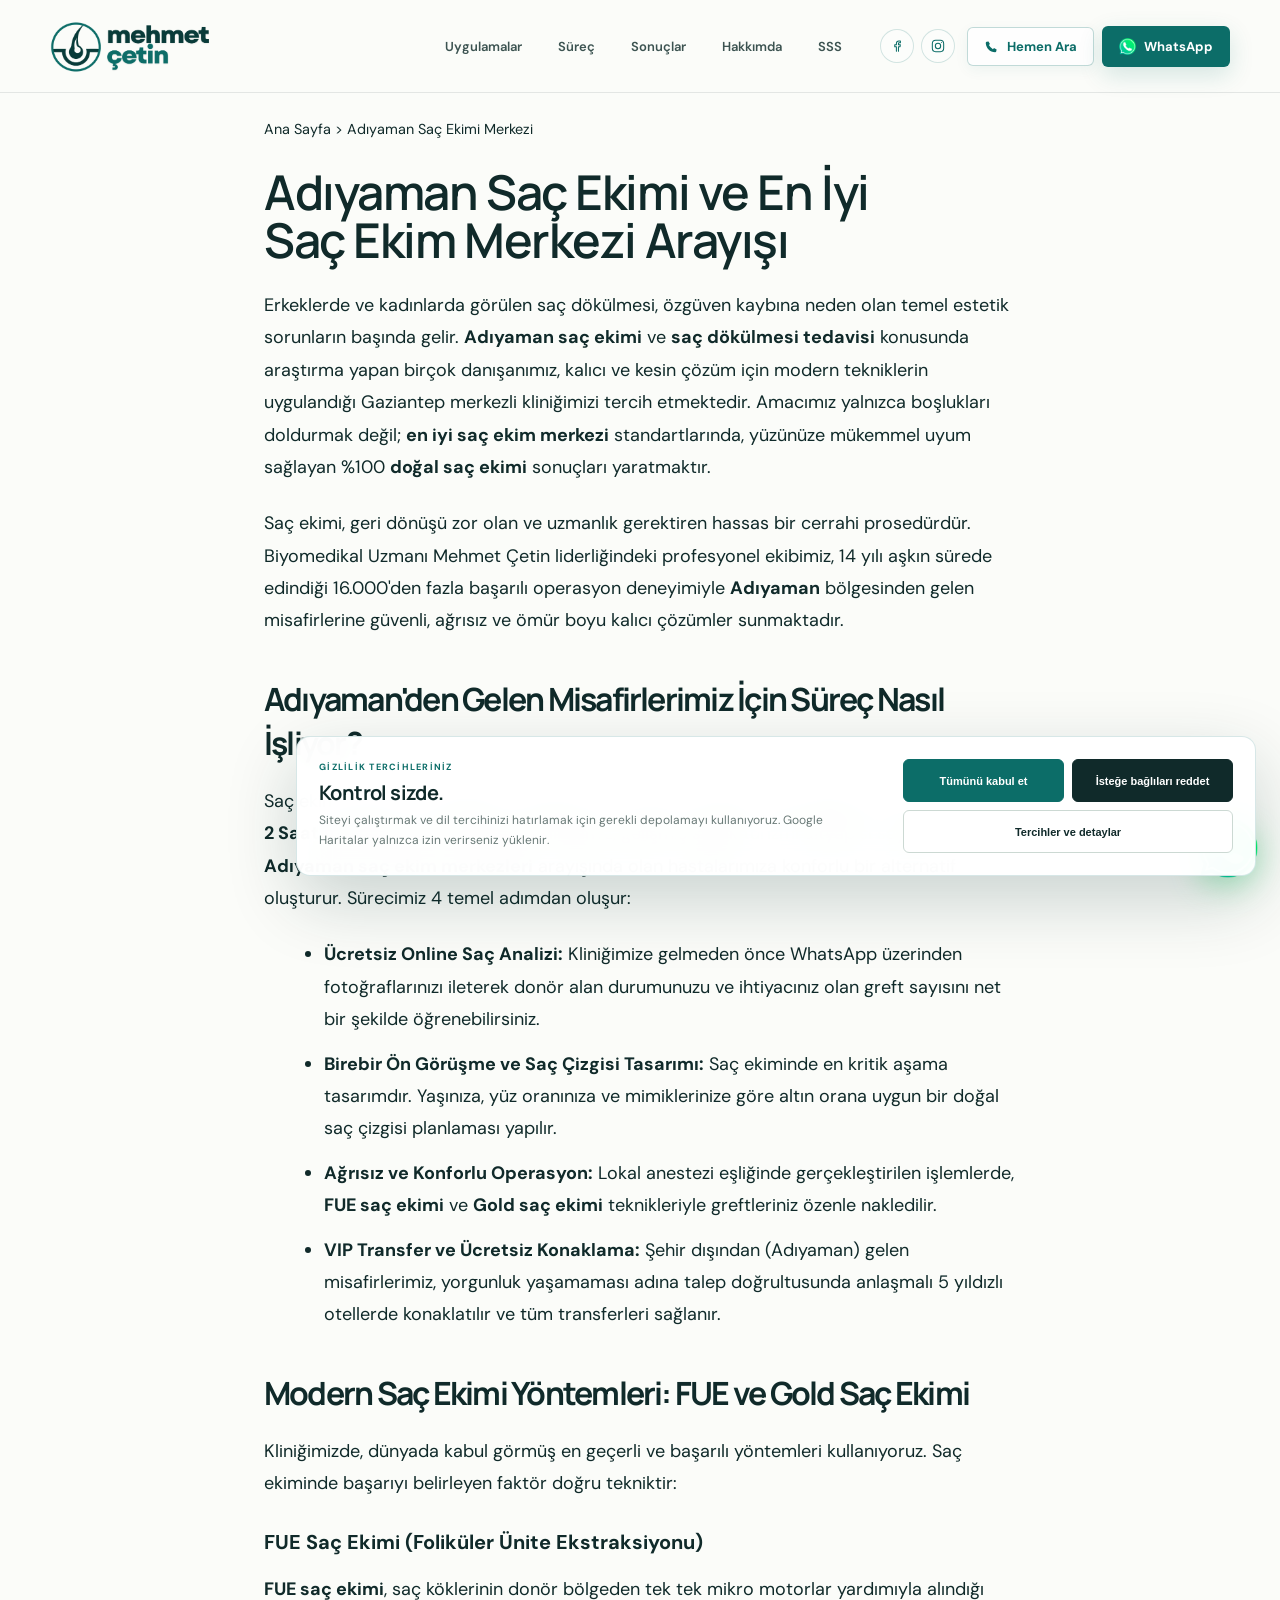
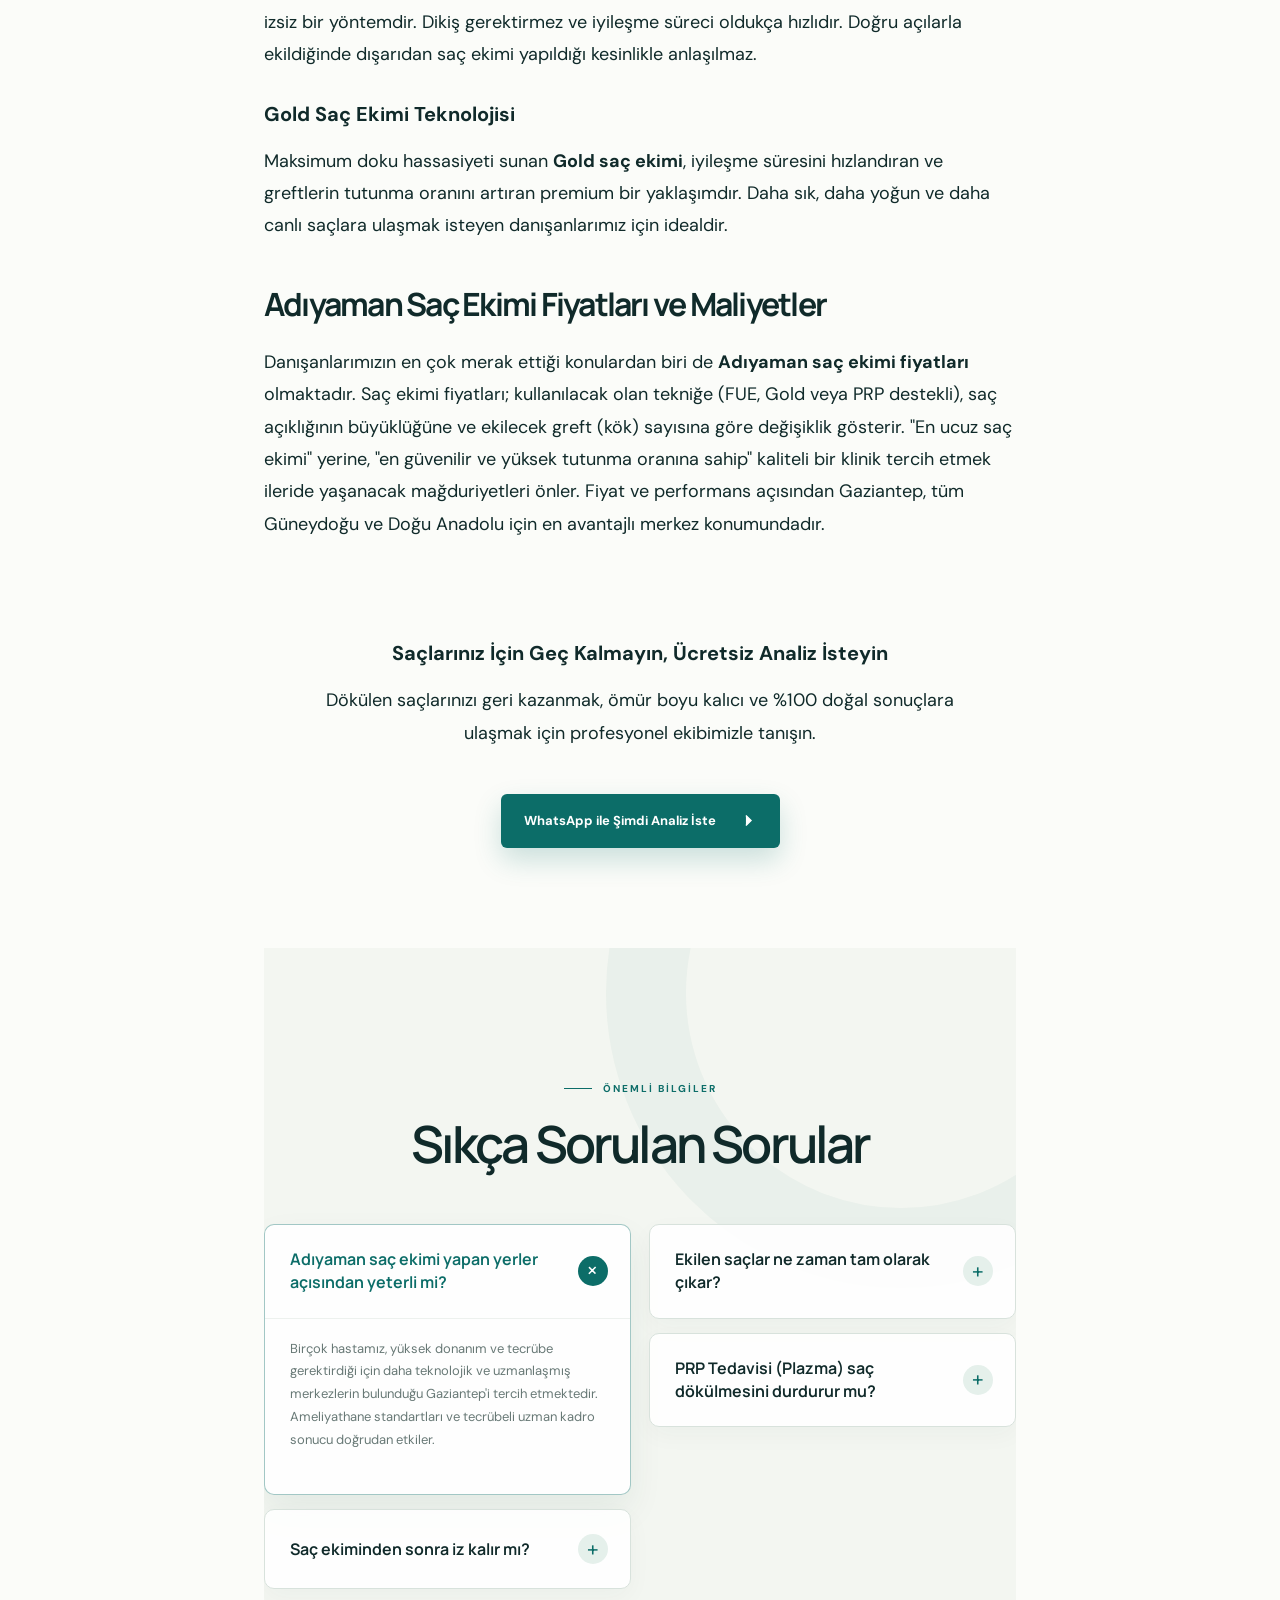
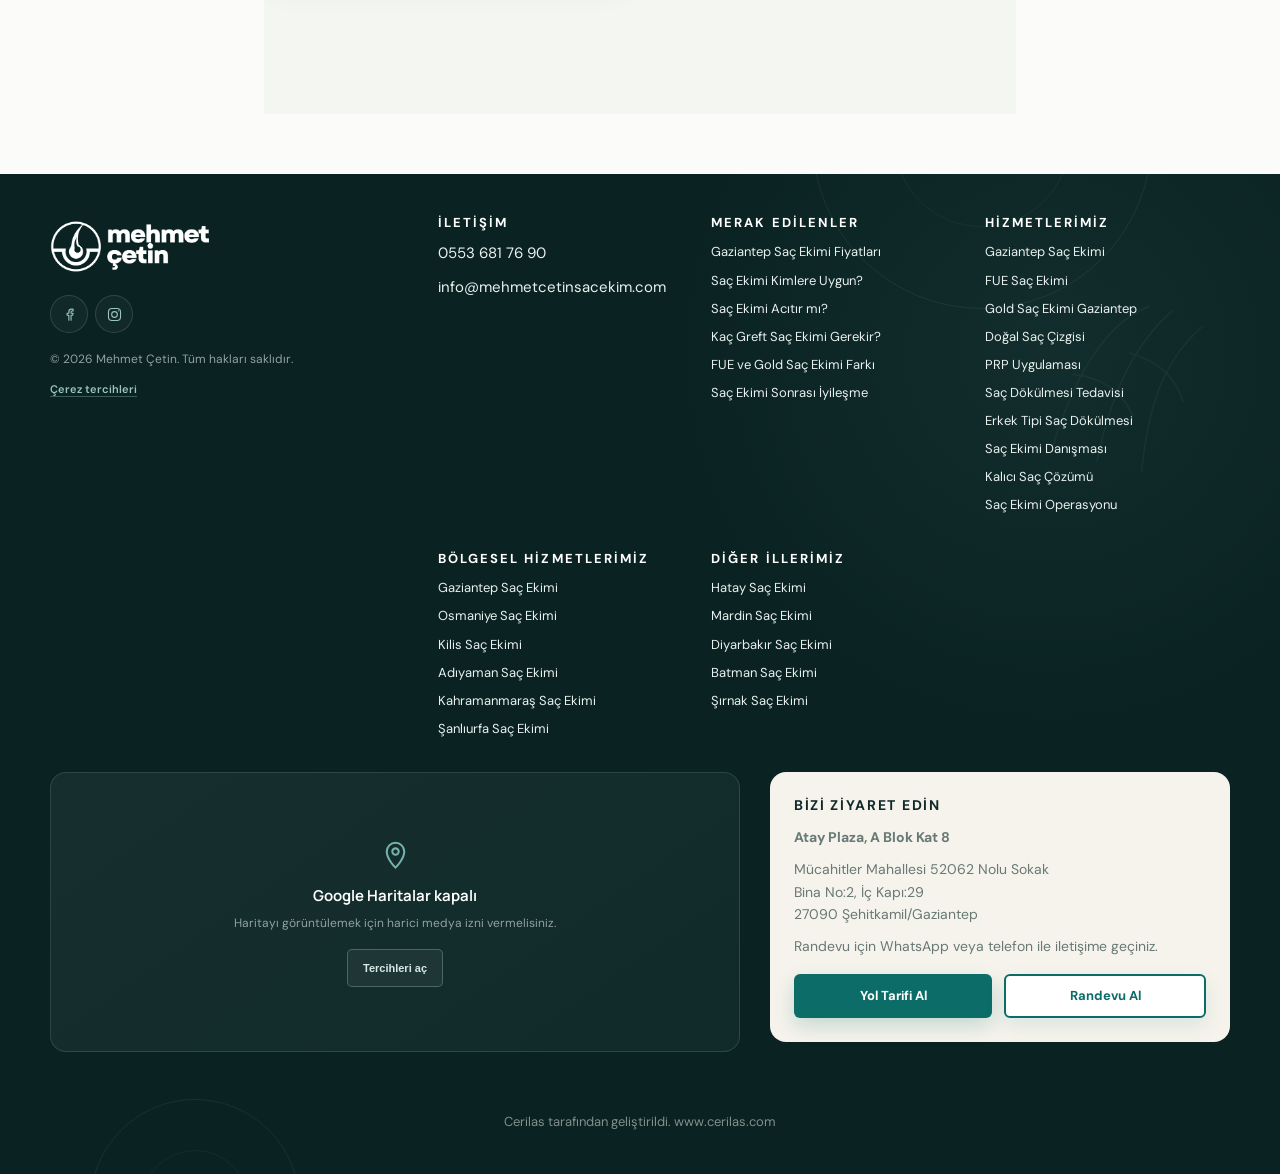
<file: adiyaman-sac-ekimi.html>
<!DOCTYPE html>
<html lang="tr">

<head>
  <!-- Google Tag Manager -->
  <script>(function(w,d,s,l,i){w[l]=w[l]||[];w[l].push({'gtm.start':
  new Date().getTime(),event:'gtm.js'});var f=d.getElementsByTagName(s)[0],
  j=d.createElement(s),dl=l!='dataLayer'?'&l='+l:'';j.async=true;j.src=
  'https://www.googletagmanager.com/gtm.js?id='+i+dl;f.parentNode.insertBefore(j,f);
  })(window,document,'script','dataLayer','GTM-W2ZSKTFK');</script>
  <!-- End Google Tag Manager -->
  <!-- Google tag (gtag.js) -->
  <script async src="https://www.googletagmanager.com/gtag/js?id=G-VPKPKY44ZM"></script>
  <script async src="https://www.googletagmanager.com/gtag/js?id=AW-18360103797"></script>
  <script>
    window.dataLayer = window.dataLayer || [];
    function gtag() { dataLayer.push(arguments); }
    gtag('js', new Date());

    gtag('config', 'G-VPKPKY44ZM');
    gtag('config', 'AW-18360103797');
  </script>
  <!-- Event snippet for Kişi conversion page -->
  <script>
    function gtag_report_conversion(url) {
      if (typeof gtag === "function") {
        gtag("event", "conversion", {
          "send_to": "AW-18360103797/h-xpCKiZg90cEPXm47JE"
        });
      }
      return true;
    }

    document.addEventListener("DOMContentLoaded", function () {
      document.querySelectorAll("a[href^=\"https://wa.me\"], a[href^=\"tel:\"]").forEach(function (link) {
        link.addEventListener("click", function () {
          gtag_report_conversion(link.href);
        });
      });
    });
  </script>
  <meta charset="UTF-8" />
  <meta name="viewport" content="width=device-width, initial-scale=1.0" />
  <meta name="description"
    content="Gaziantep'te saç ekimi alanında uzman Mehmet Çetin. FUE, Gold Saç Ekimi ve PRP uygulaması. 14+ yıl deneyim, 16.000+ başarılı operasyon. Doğal sonuç, birebir takip." />
  <meta name="keywords"
    content="Gaziantep saç ekimi, FUE, Gold saç ekimi, saç dökülmesi, doğal saç çizgisi, saç ekimi operasyonu" />
  <meta name="robots" content="index, follow, max-image-preview:large, max-snippet:-1, max-video-preview:-1" />
  <meta property="og:title" content="Adıyaman Saç Ekimi Merkezi | Mehmet Çetin Uzmanlığı" />
  <meta property="og:description"
    content="Gaziantep'te en iyi saç ekimi hizmetleri. Doğal sonuç, kişiye özel planlanma, 14+ yıl tecrübe ile Mehmet Çetin." />
  <meta property="og:type" content="website" />
  <meta property="og:url" content="https://mehmetcetinsacekim.com/adiyaman-sac-ekimi.html" />
  <meta property="og:locale" content="tr_TR" />
  <meta property="og:image" content="mehmet-cetin-hero-new.jpg" />
  <meta name="twitter:card" content="summary_large_image" />
  <meta name="author" content="Mehmet Çetin" />
  <meta name="copyright" content="© 2026 Mehmet Çetin" />
  <title>Adıyaman Saç Ekimi Merkezi & Fiyatları | En İyi Sonuçlar</title>
  <link rel="preconnect" href="https://fonts.googleapis.com" />
  <link rel="preconnect" href="https://fonts.gstatic.com" crossorigin />
  <link
    href="https://fonts.googleapis.com/css2?family=DM+Sans:wght@400;500;600;700&amp;family=Manrope:wght@400;500;600;700;800&amp;family=Noto+Sans+Arabic:wght@400;500;600;700;800&amp;display=swap"
    rel="stylesheet" />
  <link rel="stylesheet" href="styles.css?v=20260915-1" />
  <link rel="icon" href="favicon.svg" type="image/svg+xml" />
  <link rel="canonical" href="https://mehmetcetinsacekim.com/adiyaman-sac-ekimi.html" />
  <link rel="alternate" hreflang="tr" href="https://mehmetcetinsacekim.com/?lang=tr" />
  <link rel="alternate" hreflang="en" href="https://mehmetcetinsacekim.com/?lang=en" />
  <link rel="alternate" hreflang="ar" href="https://mehmetcetinsacekim.com/?lang=ar" />
  <link rel="alternate" hreflang="ru" href="https://mehmetcetinsacekim.com/?lang=ru" />
  <link rel="alternate" hreflang="x-default" href="https://mehmetcetinsacekim.com/" />
  
  <script src="cookie-consent.js?v=20260806-1" defer></script>
  <script type="application/ld+json">
    {
      "@context": "https://schema.org",
      "@type": "LocalBusiness",
      "name": "Mehmet Çetin Biyomedikal - Gaziantep Saç Ekimi",
      "description": "Gaziantep'te saç ekimi uzmanı. FUE, Gold Saç Ekimi ve PRP uygulaması.",
      "address": {
        "@type": "PostalAddress",
        "streetAddress": "Atay Plaza, A Blok Kat 8, Mücahitler Mahallesi 52062 Nolu Sokak Bina No:2, İç Kapı:29",
        "addressLocality": "Gaziantep",
        "addressRegion": "Gaziantep",
        "postalCode": "27090",
        "addressCountry": "TR"
      },
      "telephone": "+905536817690",
      "email": "info@mehmetcetinsacekim.com",
      "priceRange": "$$",
      "areaServed": "Gaziantep",
      "serviceType": ["Hair Transplant", "FUE Hair Transplant", "Gold Hair Transplant", "PRP Therapy"],
      "image": "mehmet-cetin-hero-new.jpg"
    }
    </script>
  <script type="application/ld+json">
    {
      "@context": "https://schema.org",
      "@type": "MedicalBusiness",
      "name": "Mehmet Çetin Biyomedikal",
      "medicalSpecialty": "Hair Restoration",
      "knowsAbout": ["FUE Hair Transplant", "Gold Hair Transplant", "PRP Therapy", "Hair Loss Treatment"]
    }
    </script>
  <script type="application/ld+json">
    {
      "@context": "https://schema.org",
      "@type": "FAQPage",
      "mainEntity": [
        {
          "@type": "Question",
          "name": "Gaziantep saç ekimi fiyatları ne kadar, kaç para?",
          "acceptedAnswer": {
            "@type": "Answer",
            "text": "Saç ekimi fiyatı; ihtiyaç duyulan greft sayısına, donör alanın durumuna, uygulanacak tekniğe ve seans planına göre değişir. Net fiyat için saç fotoğraflarıyla kişiye özel ön değerlendirme yapılır."
          }
        },
        {
          "@type": "Question",
          "name": "Saç ekimi kimlere uygundur?",
          "acceptedAnswer": {
            "@type": "Answer",
            "text": "Kalıcı veya genetik saç kaybı bulunan, donör alanı yeterli ve beklentileri gerçekçi kişiler saç ekimi için uygun olabilir. Saç kaybının nedeni ve donör kapasitesi kişiye özel değerlendirilmelidir."
          }
        },
        {
          "@type": "Question",
          "name": "Saç ekimi acıtır mı?",
          "acceptedAnswer": {
            "@type": "Answer",
            "text": "İşlem lokal anestezi altında planlanır. İlk uygulama sırasında kısa süreli batma, sonrasında ise geçici hassasiyet hissedilebilir; deneyim kişiden kişiye değişir."
          }
        },
        {
          "@type": "Question",
          "name": "Saç ekimi kaç saat sürer?",
          "acceptedAnswer": {
            "@type": "Answer",
            "text": "Süre; greft sayısına, ekim alanının büyüklüğüne ve kullanılan yönteme bağlıdır. Çoğu işlem aynı gün tamamlanır; geniş alanlarda birden fazla seans planlanabilir."
          }
        },
        {
          "@type": "Question",
          "name": "Kaç greft saç ekimine ihtiyacım var?",
          "acceptedAnswer": {
            "@type": "Answer",
            "text": "Greft ihtiyacı açıklığın genişliği, hedeflenen yoğunluk, saç teli yapısı ve donör kapasitesine göre belirlenir. Fotoğraflı analiz yaklaşık plan verir; kesin sayı yüz yüze değerlendirmede netleşir."
          }
        },
        {
          "@type": "Question",
          "name": "FUE saç ekimi ile Gold saç ekimi arasındaki fark nedir?",
          "acceptedAnswer": {
            "@type": "Answer",
            "text": "FUE, saç köklerinin tek tek alınmasına dayanan yöntemdir. Gold uygulamasında kanal ve greft planlamasında özel uçlar kullanılır. Uygun yöntem saç yapısı, donör alan ve hedefe göre seçilir."
          }
        },
        {
          "@type": "Question",
          "name": "Ekilen saçlar ne zaman çıkar?",
          "acceptedAnswer": {
            "@type": "Answer",
            "text": "İlk haftalardaki geçici dökülmenin ardından yeni saçlar çoğunlukla dördüncü ay civarında görünmeye başlar. Sonucun belirginleşmesi genellikle 10–18 ay sürebilir."
          }
        },
        {
          "@type": "Question",
          "name": "Saç ekimi kalıcı mı?",
          "acceptedAnswer": {
            "@type": "Answer",
            "text": "Donör bölgeden alınan kökler genellikle dökülmeye daha dirençlidir. Ancak çevredeki mevcut saçlar zamanla seyrelmeye devam edebilir; kalıcılık ve yoğunluk kişisel koşullara bağlıdır."
          }
        },
        {
          "@type": "Question",
          "name": "Saç ekimi sonrası iyileşme kaç gün sürer?",
          "acceptedAnswer": {
            "@type": "Answer",
            "text": "İlk günlerde kızarıklık, kabuklanma, şişlik veya hassasiyet görülebilir. Greftlerin özellikle ilk iki hafta korunması önemlidir; günlük yaşama dönüş yapılan işe ve iyileşme hızına göre değişir."
          }
        },
        {
          "@type": "Question",
          "name": "Saç ekimi sonrası ilk yıkama ve spor ne zaman yapılır?",
          "acceptedAnswer": {
            "@type": "Answer",
            "text": "İlk yıkama ve bakım, kişiye verilen plana göre nazikçe yapılır. Darbe, yoğun terleme ve ağır egzersizden önerilen süre boyunca kaçınmak gerekir; net zamanlama iyileşmeye göre belirlenir."
          }
        },
        {
          "@type": "Question",
          "name": "Kadınlara saç ekimi yapılır mı?",
          "acceptedAnswer": {
            "@type": "Answer",
            "text": "Evet, uygun saç kaybı tipi ve yeterli donör kapasitesi bulunan kadınlara da saç ekimi planlanabilir. Yaygın veya geçici dökülmelerde önce saç kaybının nedeni değerlendirilmelidir."
          }
        },
        {
          "@type": "Question",
          "name": "Saç ekimi için ideal yaş kaçtır?",
          "acceptedAnswer": {
            "@type": "Answer",
            "text": "Tek başına yaş belirleyici değildir. Saç dökülmesinin seyri, donör alan, aile öyküsü ve ileride oluşabilecek kayıp birlikte değerlendirilerek uzun vadeli plan yapılır."
          }
        },
        {
          "@type": "Question",
          "name": "Donör alanı zayıf olanlara saç ekimi yapılabilir mi?",
          "acceptedAnswer": {
            "@type": "Answer",
            "text": "Donör alanın yoğunluğu ve saç tellerinin niteliği alınabilecek greft sayısını sınırlar. Zayıf donör alanda daha kontrollü yoğunluk, farklı bölge önceliği veya seans planı gerekebilir."
          }
        },
        {
          "@type": "Question",
          "name": "Doğal saç çizgisi nasıl planlanır?",
          "acceptedAnswer": {
            "@type": "Answer",
            "text": "Doğal saç çizgisi; yüz oranı, yaş, mevcut saç yönü, açıklık ve donör kapasitesi birlikte değerlendirilerek tasarlanır. Tek tip veya gereğinden fazla düz bir çizgi yerine kişiye uyum hedeflenir."
          }
        }
      ]
    }
    </script>

  <script type="application/ld+json">
  {
    "@context": "https://schema.org",
    "@type": "Article",
    "headline": "Adıyaman Saç Ekimi ve En İyi Saç Ekim Merkezi Arayışı",
    "description": "Adıyaman bölgesinden kliniğimize ulaşan danışanlarımız için FUE ve Gold teknikleriyle kişiye özel saç ekimi planlaması. En iyi saç ekimi merkezine ulaşın.",
    "author": {
      "@type": "Person",
      "name": "Mehmet Çetin"
    },
    "publisher": {
      "@type": "Organization",
      "name": "Mehmet Çetin Saç Ekimi",
      "logo": {
        "@type": "ImageObject",
        "url": "https://mehmetcetinsacekim.com/mcetin-logo.png"
      }
    }
  }
  </script>
</head>

<body>
  <!-- Google Tag Manager (noscript) -->
  <noscript><iframe src="https://www.googletagmanager.com/ns.html?id=GTM-W2ZSKTFK"
  height="0" width="0" style="display:none;visibility:hidden"></iframe></noscript>
  <!-- End Google Tag Manager (noscript) -->
  <header class="site-header">
    <div class="container nav-wrap">
      <a class="brand" href="index.html" aria-label="Ana sayfa">
        <img src="mcetin-logo.png" alt="Mehmet Çetin" />
      </a>

      <nav aria-label="Ana menü">
        <a href="index.html#hizmetler">Uygulamalar</a>
        <a href="index.html#surec">Süreç</a>
        <a href="index.html#sonuclar">Sonuçlar</a>
        <a href="index.html#hakkimda">Hakkımda</a>
        <a href="#sss">SSS</a>
      </nav>

      <div class="social-links header-social" aria-label="Sosyal medya">
        <a href="https://www.facebook.com/mehmet.cetin.73550" target="_blank" rel="noopener noreferrer"
          aria-label="Facebook">
          <svg viewBox="0 0 24 24" aria-hidden="true">
            <path
              d="M14.2 20v-7h2.4l.4-2.8h-2.8V8.4c0-.8.2-1.4 1.4-1.4h1.5V4.5c-.3 0-1.2-.1-2.2-.1-2.2 0-3.8 1.4-3.8 3.9v1.9H8.6V13h2.5v7" />
          </svg>
        </a>
        <a href="https://www.instagram.com/mehmetcetin_sacekimi/" target="_blank" rel="noopener noreferrer"
          aria-label="Instagram">
          <svg viewBox="0 0 24 24" aria-hidden="true">
            <rect x="3.5" y="3.5" width="17" height="17" rx="5" />
            <circle cx="12" cy="12" r="4" />
            <circle cx="17.5" cy="6.8" r=".8" class="social-dot" />
          </svg>
        </a>
      </div>

      

      <div class="header-cta-group">
        <a class="header-cta header-cta-phone" href="tel:+905536817690" aria-label="Telefonla arayın">
          <svg viewBox="0 0 24 24" aria-hidden="true">
            <path
              d="M7.2 3.8 9.5 8 7.8 9.7a15.2 15.2 0 0 0 6.5 6.5l1.7-1.7 4.2 2.3-.7 3.1c-.2.8-.9 1.3-1.7 1.3C9.5 20.7 3.3 14.5 2.8 6.2c0-.8.5-1.5 1.3-1.7l3.1-.7Z" />
          </svg>
          <span>Hemen Ara</span>
        </a>
        <a class="header-cta header-cta-wa" href="https://wa.me/905536817690" target="_blank" rel="noopener" aria-label="WhatsApp'tan iletişime geçin">
          <img src="whatsapp-logo.png" alt="WhatsApp" class="wa-inline-icon">
          <span>WhatsApp</span>
        </a>
      </div>
    </div>
  </header>

  
    
    <main id="top" class="seo-blog-container">
      <div class="seo-breadcrumb">
        <a href="/">Ana Sayfa</a> &gt; <span>Adıyaman Saç Ekimi Merkezi</span>
      </div>
      
      <article class="seo-blog-content">
        <h1>Adıyaman Saç Ekimi ve En İyi Saç Ekim Merkezi Arayışı</h1>
        
        <p>Erkeklerde ve kadınlarda görülen saç dökülmesi, özgüven kaybına neden olan temel estetik sorunların başında gelir. <strong>Adıyaman saç ekimi</strong> ve <strong>saç dökülmesi tedavisi</strong> konusunda araştırma yapan birçok danışanımız, kalıcı ve kesin çözüm için modern tekniklerin uygulandığı Gaziantep merkezli kliniğimizi tercih etmektedir. Amacımız yalnızca boşlukları doldurmak değil; <strong>en iyi saç ekim merkezi</strong> standartlarında, yüzünüze mükemmel uyum sağlayan %100 <strong>doğal saç ekimi</strong> sonuçları yaratmaktır.</p>
        
        <p>Saç ekimi, geri dönüşü zor olan ve uzmanlık gerektiren hassas bir cerrahi prosedürdür. Biyomedikal Uzmanı Mehmet Çetin liderliğindeki profesyonel ekibimiz, 14 yılı aşkın sürede edindiği 16.000'den fazla başarılı operasyon deneyimiyle <strong>Adıyaman</strong> bölgesinden gelen misafirlerine güvenli, ağrısız ve ömür boyu kalıcı çözümler sunmaktadır.</p>
        
        <h2>Adıyaman'den Gelen Misafirlerimiz İçin Süreç Nasıl İşliyor?</h2>
        <p>Saç ekimi işlemi için kliniğimize ulaşmak son derece kolaydır. Bulunduğunuz konuma sadece <strong>2 Saat</strong> mesafede olan Gaziantep kliniğimiz, gelişmiş sağlık turizmi altyapısı sayesinde <strong>Adıyaman saç ekim merkezleri</strong> arayışında olan hastalarımıza konforlu bir alternatif oluşturur. Sürecimiz 4 temel adımdan oluşur:</p>
        <ul>
          <li><strong>Ücretsiz Online Saç Analizi:</strong> Kliniğimize gelmeden önce WhatsApp üzerinden fotoğraflarınızı ileterek donör alan durumunuzu ve ihtiyacınız olan greft sayısını net bir şekilde öğrenebilirsiniz.</li>
          <li><strong>Birebir Ön Görüşme ve Saç Çizgisi Tasarımı:</strong> Saç ekiminde en kritik aşama tasarımdır. Yaşınıza, yüz oranınıza ve mimiklerinize göre altın orana uygun bir doğal saç çizgisi planlaması yapılır.</li>
          <li><strong>Ağrısız ve Konforlu Operasyon:</strong> Lokal anestezi eşliğinde gerçekleştirilen işlemlerde, <strong>FUE saç ekimi</strong> ve <strong>Gold saç ekimi</strong> teknikleriyle greftleriniz özenle nakledilir.</li>
          <li><strong>VIP Transfer ve Ücretsiz Konaklama:</strong> Şehir dışından (Adıyaman) gelen misafirlerimiz, yorgunluk yaşamaması adına talep doğrultusunda anlaşmalı 5 yıldızlı otellerde konaklatılır ve tüm transferleri sağlanır.</li>
        </ul>

        <h2>Modern Saç Ekimi Yöntemleri: FUE ve Gold Saç Ekimi</h2>
        <p>Kliniğimizde, dünyada kabul görmüş en geçerli ve başarılı yöntemleri kullanıyoruz. Saç ekiminde başarıyı belirleyen faktör doğru tekniktir:</p>
        
        <h3>FUE Saç Ekimi (Foliküler Ünite Ekstraksiyonu)</h3>
        <p><strong>FUE saç ekimi</strong>, saç köklerinin donör bölgeden tek tek mikro motorlar yardımıyla alındığı izsiz bir yöntemdir. Dikiş gerektirmez ve iyileşme süreci oldukça hızlıdır. Doğru açılarla ekildiğinde dışarıdan saç ekimi yapıldığı kesinlikle anlaşılmaz.</p>
        
        <h3>Gold Saç Ekimi Teknolojisi</h3>
        <p>Maksimum doku hassasiyeti sunan <strong>Gold saç ekimi</strong>, iyileşme süresini hızlandıran ve greftlerin tutunma oranını artıran premium bir yaklaşımdır. Daha sık, daha yoğun ve daha canlı saçlara ulaşmak isteyen danışanlarımız için idealdir.</p>

        <h2>Adıyaman Saç Ekimi Fiyatları ve Maliyetler</h2>
        <p>Danışanlarımızın en çok merak ettiği konulardan biri de <strong>Adıyaman saç ekimi fiyatları</strong> olmaktadır. Saç ekimi fiyatları; kullanılacak olan tekniğe (FUE, Gold veya PRP destekli), saç açıklığının büyüklüğüne ve ekilecek greft (kök) sayısına göre değişiklik gösterir. "En ucuz saç ekimi" yerine, "en güvenilir ve yüksek tutunma oranına sahip" kaliteli bir klinik tercih etmek ileride yaşanacak mağduriyetleri önler. Fiyat ve performans açısından Gaziantep, tüm Güneydoğu ve Doğu Anadolu için en avantajlı merkez konumundadır.</p>

        <div class="seo-blog-cta">
          <h3>Saçlarınız İçin Geç Kalmayın, Ücretsiz Analiz İsteyin</h3>
          <p>Dökülen saçlarınızı geri kazanmak, ömür boyu kalıcı ve %100 doğal sonuçlara ulaşmak için profesyonel ekibimizle tanışın.</p>
          <br>
          <a class="btn btn-primary" href="https://wa.me/905536817690" target="_blank" rel="noopener">
            WhatsApp ile Şimdi Analiz İste
            <svg viewBox="0 0 20 20" aria-hidden="true" width="20" style="vertical-align: middle; margin-left: 8px; fill: white;"><path d="m7 4 6 6-6 6"/></svg>
          </a>
        </div>
      </article>
      
      <section class="section faq" id="sss">
        <div class="faq-head">
          <span class="kicker">Önemli Bilgiler</span>
          <h2>Sıkça Sorulan Sorular</h2>
        </div>
        <div class="faq-grid" style="margin-top: 40px;">
          <div class="faq-column">
            <details open>
              <summary>Adıyaman saç ekimi yapan yerler açısından yeterli mi?</summary>
              <div class="faq-answer">
                <p>Birçok hastamız, yüksek donanım ve tecrübe gerektirdiği için daha teknolojik ve uzmanlaşmış merkezlerin bulunduğu Gaziantep'i tercih etmektedir. Ameliyathane standartları ve tecrübeli uzman kadro sonucu doğrudan etkiler.</p>
              </div>
            </details>
            <details>
              <summary>Saç ekiminden sonra iz kalır mı?</summary>
              <div class="faq-answer">
                <p>Kliniğimizde uyguladığımız FUE ve Gold saç ekimi teknikleri tamamen izsiz (scarless) teknolojilerdir. Operasyondan kısa süre sonra hiçbir kesi veya dikiş izi kalmadan hayatınıza devam edebilirsiniz.</p>
              </div>
            </details>
          </div>
          <div class="faq-column">
            <details>
              <summary>Ekilen saçlar ne zaman tam olarak çıkar?</summary>
              <div class="faq-answer">
                <p>İlk haftalarda şok dökülme yaşanması normaldir. Ekilen saçlar genellikle 3. aydan itibaren çıkmaya başlar. 6. ayda sonuçlar gözle görülür hale gelir, 12 ila 15. aylar arasında ise tam, kalıcı formuna kavuşur.</p>
              </div>
            </details>
            <details>
              <summary>PRP Tedavisi (Plazma) saç dökülmesini durdurur mu?</summary>
              <div class="faq-answer">
                <p>Kendi kanınızdaki onarıcı hücrelerle yapılan PRP uygulaması, mevcut saç tellerini kalınlaştırır, canlandırır ve dökülmeyi büyük oranda yavaşlatır. Saç ekimi sonrası uygulanması ise yeni ekilen greftlerin beslenmesini destekler.</p>
              </div>
            </details>
          </div>
        </div>
      </section>
    </main>



  <footer>
    <span class="footer-decor-ring footer-decor-ring-one" aria-hidden="true"></span>
    <span class="footer-decor-ring footer-decor-ring-two" aria-hidden="true"></span>
    <svg class="footer-decor-icon" viewBox="0 0 220 220" aria-hidden="true">
      <path d="M42 178c9-58 29-115 68-136" />
      <path d="M83 186c4-56 15-104 48-143" />
      <path d="M124 190c-2-54 3-99 36-137" />
      <path d="M51 112c25-1 45 8 58 29" />
      <path d="M99 86c25 3 43 15 53 36" />
    </svg>
    <div class="container footer-content">
      <div class="footer-brand-block">
        <a class="brand footer-brand" href="#top">
          <img src="mcetyin-footerlogo.png" alt="Mehmet Çetin" />
        </a>
        <div class="social-links footer-social" aria-label="Sosyal medya">
          <a href="https://www.facebook.com/mehmet.cetin.73550" target="_blank" rel="noopener noreferrer"
            aria-label="Facebook">
            <svg viewBox="0 0 24 24" aria-hidden="true">
              <path
                d="M14.2 20v-7h2.4l.4-2.8h-2.8V8.4c0-.8.2-1.4 1.4-1.4h1.5V4.5c-.3 0-1.2-.1-2.2-.1-2.2 0-3.8 1.4-3.8 3.9v1.9H8.6V13h2.5v7" />
            </svg>
          </a>
          <a href="https://www.instagram.com/mehmetcetin_sacekimi/" target="_blank" rel="noopener noreferrer"
            aria-label="Instagram">
            <svg viewBox="0 0 24 24" aria-hidden="true">
              <rect x="3.5" y="3.5" width="17" height="17" rx="5" />
              <circle cx="12" cy="12" r="4" />
              <circle cx="17.5" cy="6.8" r=".8" class="social-dot" />
            </svg>
          </a>
        </div>
        <p class="footer-copy">© 2026 Mehmet Çetin. Tüm hakları saklıdır.</p>
        <button class="cookie-settings-link" type="button">Çerez tercihleri</button>
      </div>

      <div class="footer-details">
        <div class="footer-info">
          <h3>İletişim</h3>
          <a href="tel:+905536817690">0553 681 76 90</a>
          <a href="mailto:info@mehmetcetinsacekim.com">info@mehmetcetinsacekim.com</a>
        </div>

        <div class="footer-info footer-seo">
          <h3>Merak Edilenler</h3>
          <a href="#sac-ekimi-fiyatlari">Gaziantep Saç Ekimi Fiyatları</a>
          <a href="#sac-ekimi-kimlere-uygun">Saç Ekimi Kimlere Uygun?</a>
          <a href="#sac-ekimi-acitir-mi">Saç Ekimi Acıtır mı?</a>
          <a href="#kac-greft-gerekir">Kaç Greft Saç Ekimi Gerekir?</a>
          <a href="#fue-gold-farki">FUE ve Gold Saç Ekimi Farkı</a>
          <a href="#sac-ekimi-sonrasi">Saç Ekimi Sonrası İyileşme</a>
        </div>

        <div class="footer-info footer-seo">
          <h3>Hizmetlerimiz</h3>
          <a href="/gaziantep-sac-ekimi.html">Gaziantep Saç Ekimi</a>
          <a href="https://wa.me/905536817690">FUE Saç Ekimi</a>
          <a href="https://wa.me/905536817690">Gold Saç Ekimi Gaziantep</a>
          <a href="https://wa.me/905536817690">Doğal Saç Çizgisi</a>
          <a href="https://wa.me/905536817690">PRP Uygulaması</a>
          <a href="https://wa.me/905536817690">Saç Dökülmesi Tedavisi</a>
          <a href="https://wa.me/905536817690">Erkek Tipi Saç Dökülmesi</a>
          <a href="https://wa.me/905536817690">Saç Ekimi Danışması</a>
          <a href="https://wa.me/905536817690">Kalıcı Saç Çözümü</a>
          <a href="https://wa.me/905536817690">Saç Ekimi Operasyonu</a>
        </div>
        
        <div class="footer-info footer-seo">
          <h3>Bölgesel Hizmetlerimiz</h3>
          <a href="gaziantep-sac-ekimi.html">Gaziantep Saç Ekimi</a>
          <a href="osmaniye-sac-ekimi.html">Osmaniye Saç Ekimi</a>
          <a href="kilis-sac-ekimi.html">Kilis Saç Ekimi</a>
          <a href="adiyaman-sac-ekimi.html">Adıyaman Saç Ekimi</a>
          <a href="kahramanmaras-sac-ekimi.html">Kahramanmaraş Saç Ekimi</a>
          <a href="sanliurfa-sac-ekimi.html">Şanlıurfa Saç Ekimi</a>
        </div>

        <div class="footer-info footer-seo">
          <h3>Diğer İllerimiz</h3>
          <a href="hatay-sac-ekimi.html">Hatay Saç Ekimi</a>
          <a href="mardin-sac-ekimi.html">Mardin Saç Ekimi</a>
          <a href="diyarbakir-sac-ekimi.html">Diyarbakır Saç Ekimi</a>
          <a href="batman-sac-ekimi.html">Batman Saç Ekimi</a>
          <a href="sirnak-sac-ekimi.html">Şırnak Saç Ekimi</a>
        </div>
      </div>
    </div>

    <div class="container footer-map-wrap">
      <div class="footer-map-container">
        <div class="footer-map-content">
          <div class="map-consent-placeholder">
            <svg viewBox="0 0 24 24" aria-hidden="true">
              <path d="M12 21s6-5.7 6-11a6 6 0 1 0-12 0c0 5.3 6 11 6 11Z" />
              <circle cx="12" cy="10" r="2.2" />
            </svg>
            <strong>Google Haritalar kapalı</strong>
            <p>Haritayı görüntülemek için harici medya izni vermelisiniz.</p>
            <button class="map-consent-button" type="button">Tercihleri aç</button>
          </div>
          <iframe title="Gaziantep konum haritası"
            data-cookie-src="https://www.google.com/maps?q=37.0748307,37.3705138&amp;z=17&amp;output=embed"
            loading="lazy" referrerpolicy="no-referrer-when-downgrade" allowfullscreen></iframe>
        </div>
        <div class="footer-address-box">
          <h3>Bizi Ziyaret Edin</h3>
          <p><strong>Atay Plaza, A Blok Kat 8</strong></p>
          <p>Mücahitler Mahallesi 52062 Nolu Sokak<br />Bina No:2, İç Kapı:29<br />27090 Şehitkamil/Gaziantep</p>
          <p class="address-note">Randevu için WhatsApp veya telefon ile iletişime geçiniz.</p>
          <div class="footer-button-group">
            <a class="btn btn-directions"
              href="https://www.google.com/maps/dir/?api=1&amp;destination=37.0748307,37.3705138" target="_blank"
              rel="noopener">
              <span>Yol Tarifi Al</span>
            </a>
            <a class="btn btn-appointment" href="https://wa.me/905536817690" target="_blank" rel="noopener">
              <span>Randevu Al</span>
            </a>
          </div>
        </div>
      </div>
    </div>
    <div class="developer-credit" style="text-align: center; padding: 20px 0; font-size: 13px; color: #81908d; border-top: 1px solid rgba(0,0,0,0.05); margin-top: 40px; width: 100%; clear: both;">
      <a href="https://www.cerilas.com" target="_blank" rel="noopener" style="color: inherit; text-decoration: none;">Cerilas tarafından geliştirildi. www.cerilas.com</a>
    </div>
  </footer>

  <section class="cookie-banner" aria-label="Çerez tercihleri" aria-live="polite">
    <div class="cookie-banner-copy">
      <span class="cookie-kicker">Gizlilik tercihleriniz</span>
      <h2>Kontrol sizde.</h2>
      <p>Siteyi çalıştırmak ve dil tercihinizi hatırlamak için gerekli depolamayı kullanıyoruz. Google Haritalar
        yalnızca izin verirseniz yüklenir.</p>
    </div>
    <div class="cookie-banner-actions">
      <button class="cookie-action cookie-accept" type="button">Tümünü kabul et</button>
      <button class="cookie-action cookie-reject" type="button">İsteğe bağlıları reddet</button>
      <button class="cookie-preferences" type="button">Tercihler ve detaylar</button>
    </div>
  </section>

  <div class="cookie-modal" aria-hidden="true">
    <button class="cookie-modal-backdrop" type="button" aria-label="Kapat"></button>
    <section class="cookie-dialog" role="dialog" aria-modal="true" aria-labelledby="cookie-dialog-title">
      <button class="cookie-close" type="button" aria-label="Kapat"><span></span></button>
      <span class="cookie-kicker">Çerez ve depolama ayrıntıları</span>
      <h2 id="cookie-dialog-title">Gizlilik tercihlerinizi yönetin</h2>
      <p class="cookie-dialog-intro">Zorunlu depolama her zaman etkindir. Harici medya tercihinizi dilediğiniz zaman
        değiştirebilirsiniz.</p>

      <div class="cookie-notice">
        <h3>Aydınlatma bilgisi</h3>
        <p>Veri sorumlusu Mehmet Çetin’dir. Tercihler; siteyi seçtiğiniz dilde sunmak, rıza kaydınızı saklamak ve izin
          verdiğinizde Google Haritalar içeriğini göstermek amacıyla işlenir.</p>
      </div>

      <div class="cookie-category">
        <div>
          <span class="cookie-category-label">Her zaman etkin</span>
          <h3>Zorunlu depolama</h3>
          <p>site-cookie-consent: Seçiminizi 180 gün saklar. site-language: Seçtiğiniz dili cihazınızda saklar. Her
            ikisi de birinci taraf yerel depolamadır.</p>
        </div>
        <label class="cookie-toggle cookie-toggle-disabled">
          <input type="checkbox" checked disabled />
          <span aria-hidden="true"></span>
        </label>
      </div>

      <div class="cookie-category">
        <div>
          <span class="cookie-category-label">İsteğe bağlı</span>
          <h3>Harici medya</h3>
          <p>Google Haritalar etkinleştirildiğinde IP adresi ve teknik bilgiler Google’a aktarılabilir; Google üçüncü
            taraf çerezleri kullanabilir. Süreler Google’ın politikasına göre değişebilir.</p>
        </div>
        <label class="cookie-toggle">
          <input class="cookie-external-toggle" type="checkbox" />
          <span aria-hidden="true"></span>
        </label>
      </div>

      <p class="cookie-no-tracking">Bu sitede analiz, performans veya reklam çerezi kullanılmamaktadır.</p>

      <div class="cookie-dialog-actions">
        <button class="cookie-action cookie-save" type="button">Seçimlerimi kaydet</button>
        <button class="cookie-action cookie-dialog-reject" type="button">İsteğe bağlıları reddet</button>
      </div>
    </section>
  </div>

    <!-- Mobil Sabit Hızlı İletişim Barı -->
  <aside class="mobile-bottom-bar" aria-label="Hızlı İletişim">
    <a class="btn-mobile-call" href="tel:+905536817690" aria-label="Telefonla arayın">
      <svg viewBox="0 0 24 24" aria-hidden="true">
        <path
          d="M7.2 3.8 9.5 8 7.8 9.7a15.2 15.2 0 0 0 6.5 6.5l1.7-1.7 4.2 2.3-.7 3.1c-.2.8-.9 1.3-1.7 1.3C9.5 20.7 3.3 14.5 2.8 6.2c0-.8.5-1.5 1.3-1.7l3.1-.7Z" />
      </svg>
      <span>Hemen Ara</span>
    </a>
    <a class="btn-mobile-wa" href="https://wa.me/905536817690" target="_blank" rel="noopener" aria-label="WhatsApp'tan iletişime geçin">
      <img src="whatsapp-logo.png" alt="WhatsApp">
      <span>WhatsApp</span>
    </a>
  </aside>

  <a class="floating-wa" href="https://wa.me/905536817690" target="_blank" rel="noopener"
    aria-label="WhatsApp'tan iletişime geçin">
    <img src="whatsapp-logo.png" alt="WhatsApp">
  </a>

  <script>
    (() => {
      if ("scrollRestoration" in history) {
        history.scrollRestoration = "manual";
      }

      if (!window.location.hash) {
        window.addEventListener("pageshow", () => {
          requestAnimationFrame(() => window.scrollTo(0, 0));
        }, { once: true });
      }

      const items = [...document.querySelectorAll(".faq details")];
      const reduceMotion = window.matchMedia("(prefers-reduced-motion: reduce)");
      const animations = new WeakMap();

      const setItemState = (item, shouldOpen) => {
        const summary = item.querySelector("summary");
        const answer = item.querySelector(".faq-answer");
        const running = animations.get(item);

        if (running) {
          running.cancel();
          animations.delete(item);
        }

        if (reduceMotion.matches) {
          item.open = shouldOpen;
          return;
        }

        const startHeight = item.getBoundingClientRect().height;
        item.open = true;
        const summaryHeight = summary.getBoundingClientRect().height;
        const endHeight = shouldOpen ? summaryHeight + answer.scrollHeight : summaryHeight;

        item.style.height = `${startHeight}px`;
        item.style.overflow = "hidden";

        const animation = item.animate(
          { height: [`${startHeight}px`, `${endHeight}px`] },
          { duration: shouldOpen ? 380 : 300, easing: "cubic-bezier(.22, 1, .36, 1)" }
        );

        animations.set(item, animation);

        if (shouldOpen) {
          answer.animate(
            [
              { opacity: 0, transform: "translateY(-8px)" },
              { opacity: 1, transform: "translateY(0)" }
            ],
            { duration: 320, delay: 55, easing: "cubic-bezier(.22, 1, .36, 1)", fill: "both" }
          );
        } else {
          answer.animate(
            [
              { opacity: 1, transform: "translateY(0)" },
              { opacity: 0, transform: "translateY(-6px)" }
            ],
            { duration: 180, easing: "ease-out", fill: "both" }
          );
        }

        animation.onfinish = () => {
          item.open = shouldOpen;
          item.style.height = "";
          item.style.overflow = "";
          answer.getAnimations().forEach((current) => current.cancel());
          animations.delete(item);
        };
      };

      items.forEach((item) => {
        item.querySelector("summary").addEventListener("click", (event) => {
          event.preventDefault();
          const shouldOpen = !item.open;

          items.forEach((otherItem) => {
            if (otherItem !== item && otherItem.open) {
              setItemState(otherItem, false);
            }
          });

          setItemState(item, shouldOpen);
        });
      });
    })();
  </script>
</body>

</html>
</file>
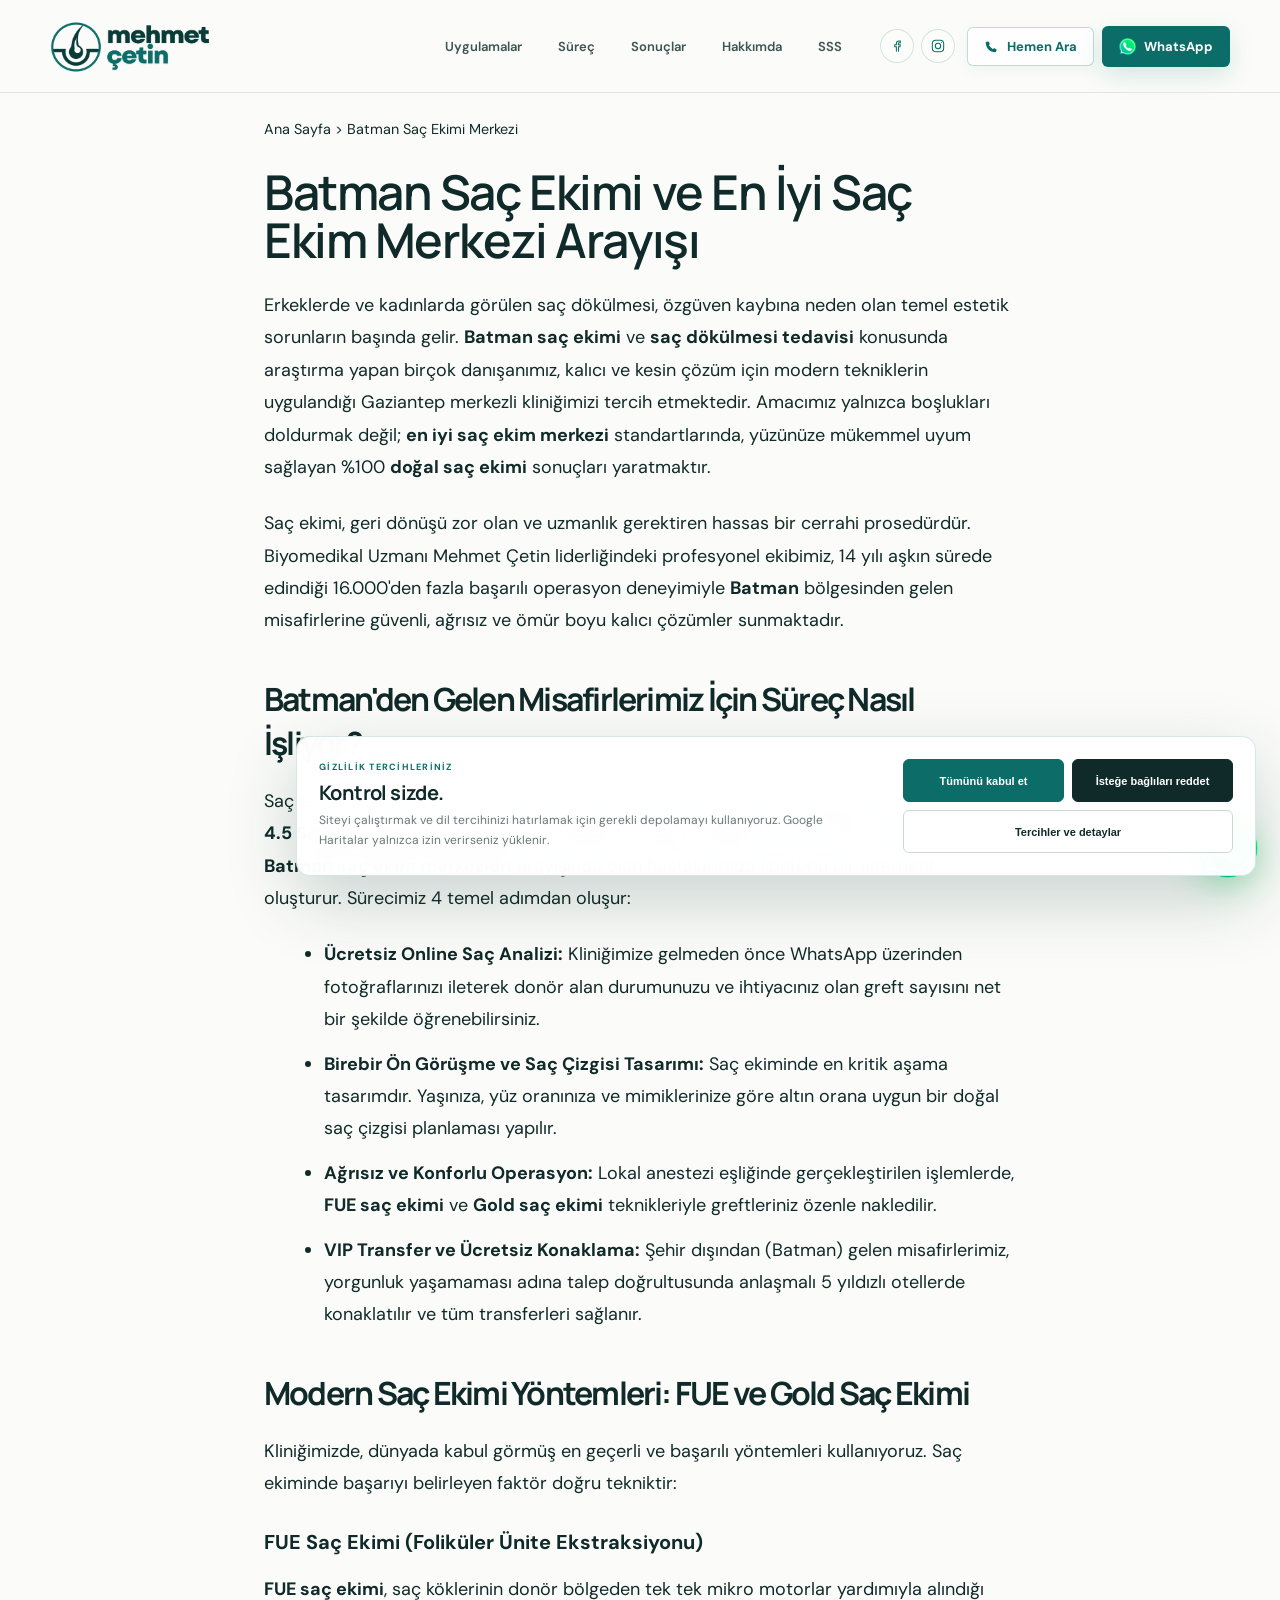
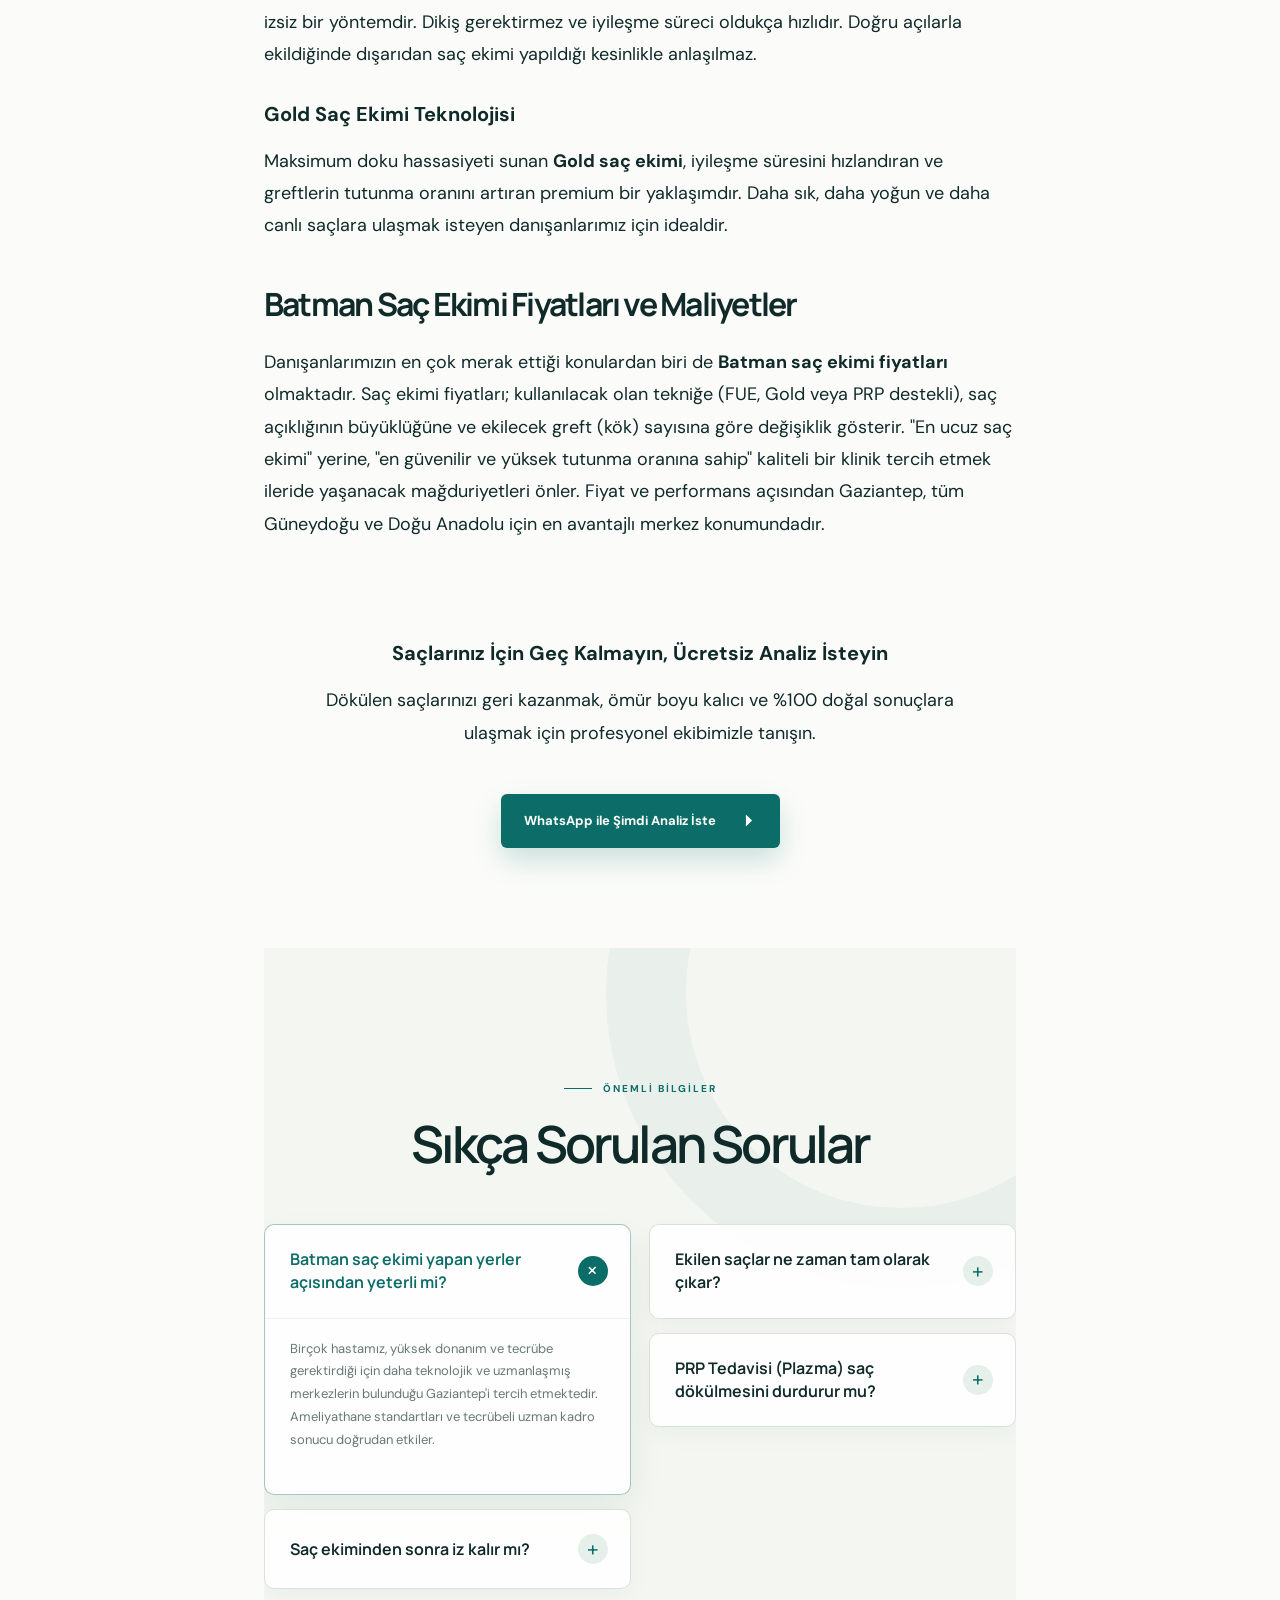
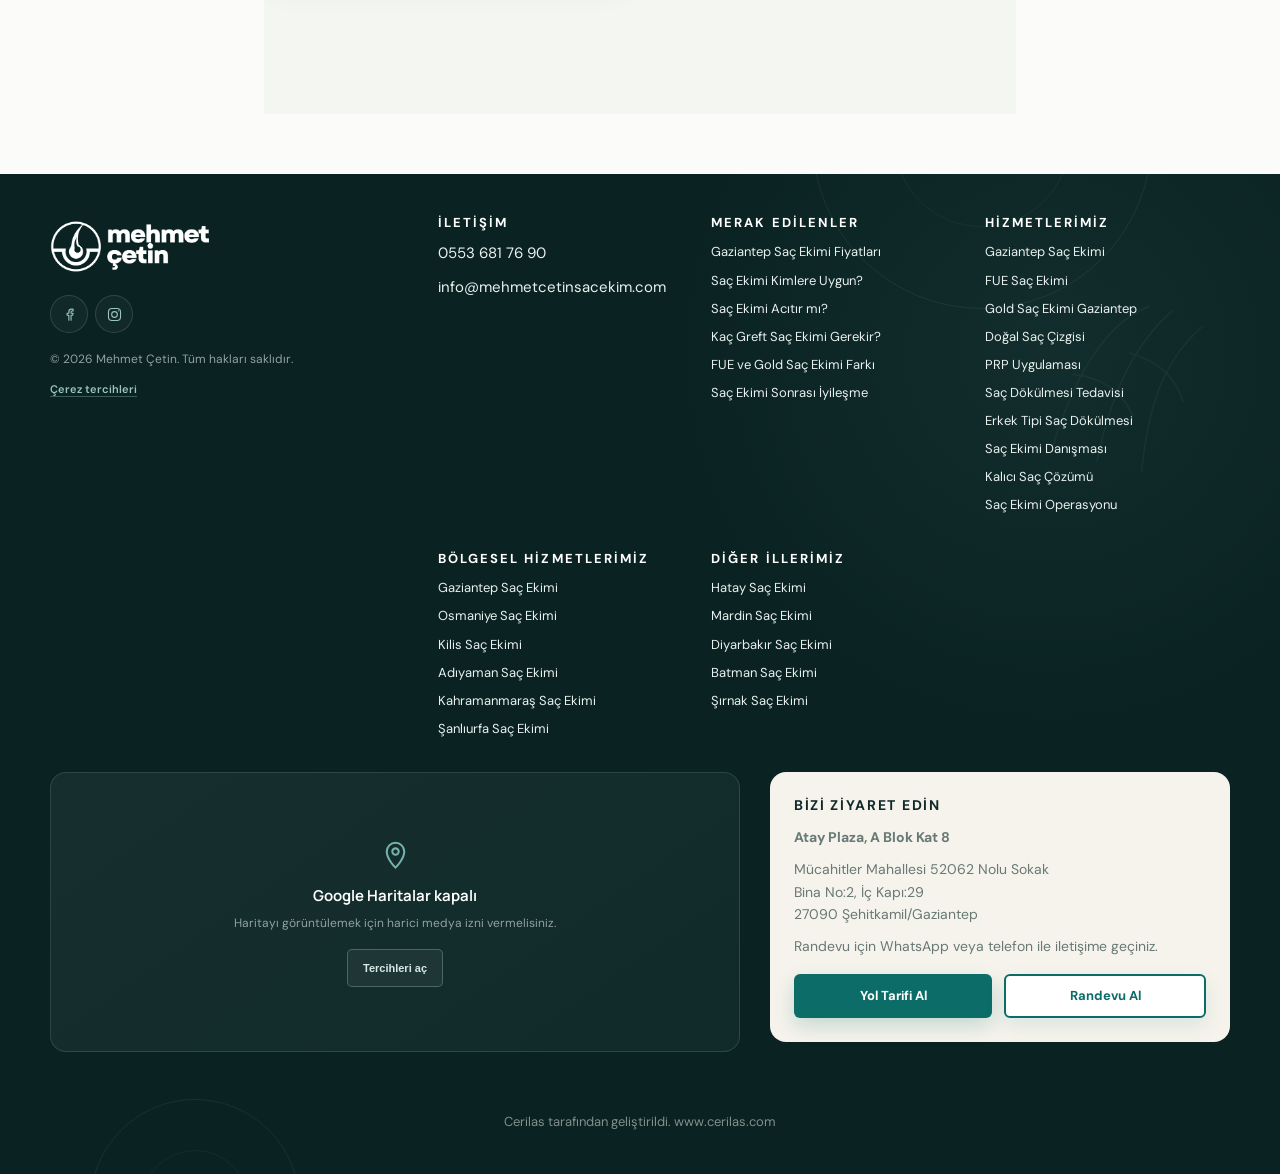
<file: batman-sac-ekimi.html>
<!DOCTYPE html>
<html lang="tr">

<head>
  <!-- Google Tag Manager -->
  <script>(function(w,d,s,l,i){w[l]=w[l]||[];w[l].push({'gtm.start':
  new Date().getTime(),event:'gtm.js'});var f=d.getElementsByTagName(s)[0],
  j=d.createElement(s),dl=l!='dataLayer'?'&l='+l:'';j.async=true;j.src=
  'https://www.googletagmanager.com/gtm.js?id='+i+dl;f.parentNode.insertBefore(j,f);
  })(window,document,'script','dataLayer','GTM-W2ZSKTFK');</script>
  <!-- End Google Tag Manager -->
  <!-- Google tag (gtag.js) -->
  <script async src="https://www.googletagmanager.com/gtag/js?id=G-VPKPKY44ZM"></script>
  <script async src="https://www.googletagmanager.com/gtag/js?id=AW-18360103797"></script>
  <script>
    window.dataLayer = window.dataLayer || [];
    function gtag() { dataLayer.push(arguments); }
    gtag('js', new Date());

    gtag('config', 'G-VPKPKY44ZM');
    gtag('config', 'AW-18360103797');
  </script>
  <!-- Event snippet for Kişi conversion page -->
  <script>
    function gtag_report_conversion(url) {
      if (typeof gtag === "function") {
        gtag("event", "conversion", {
          "send_to": "AW-18360103797/h-xpCKiZg90cEPXm47JE"
        });
      }
      return true;
    }

    document.addEventListener("DOMContentLoaded", function () {
      document.querySelectorAll("a[href^=\"https://wa.me\"], a[href^=\"tel:\"]").forEach(function (link) {
        link.addEventListener("click", function () {
          gtag_report_conversion(link.href);
        });
      });
    });
  </script>
  <meta charset="UTF-8" />
  <meta name="viewport" content="width=device-width, initial-scale=1.0" />
  <meta name="description"
    content="Gaziantep'te saç ekimi alanında uzman Mehmet Çetin. FUE, Gold Saç Ekimi ve PRP uygulaması. 14+ yıl deneyim, 16.000+ başarılı operasyon. Doğal sonuç, birebir takip." />
  <meta name="keywords"
    content="Gaziantep saç ekimi, FUE, Gold saç ekimi, saç dökülmesi, doğal saç çizgisi, saç ekimi operasyonu" />
  <meta name="robots" content="index, follow, max-image-preview:large, max-snippet:-1, max-video-preview:-1" />
  <meta property="og:title" content="Batman Saç Ekimi Merkezi | Mehmet Çetin Uzmanlığı" />
  <meta property="og:description"
    content="Gaziantep'te en iyi saç ekimi hizmetleri. Doğal sonuç, kişiye özel planlanma, 14+ yıl tecrübe ile Mehmet Çetin." />
  <meta property="og:type" content="website" />
  <meta property="og:url" content="https://mehmetcetinsacekim.com/batman-sac-ekimi.html" />
  <meta property="og:locale" content="tr_TR" />
  <meta property="og:image" content="mehmet-cetin-hero-new.jpg" />
  <meta name="twitter:card" content="summary_large_image" />
  <meta name="author" content="Mehmet Çetin" />
  <meta name="copyright" content="© 2026 Mehmet Çetin" />
  <title>Batman Saç Ekimi Merkezi & Fiyatları | En İyi Sonuçlar</title>
  <link rel="preconnect" href="https://fonts.googleapis.com" />
  <link rel="preconnect" href="https://fonts.gstatic.com" crossorigin />
  <link
    href="https://fonts.googleapis.com/css2?family=DM+Sans:wght@400;500;600;700&amp;family=Manrope:wght@400;500;600;700;800&amp;family=Noto+Sans+Arabic:wght@400;500;600;700;800&amp;display=swap"
    rel="stylesheet" />
  <link rel="stylesheet" href="styles.css?v=20260915-1" />
  <link rel="icon" href="favicon.svg" type="image/svg+xml" />
  <link rel="canonical" href="https://mehmetcetinsacekim.com/batman-sac-ekimi.html" />
  <link rel="alternate" hreflang="tr" href="https://mehmetcetinsacekim.com/?lang=tr" />
  <link rel="alternate" hreflang="en" href="https://mehmetcetinsacekim.com/?lang=en" />
  <link rel="alternate" hreflang="ar" href="https://mehmetcetinsacekim.com/?lang=ar" />
  <link rel="alternate" hreflang="ru" href="https://mehmetcetinsacekim.com/?lang=ru" />
  <link rel="alternate" hreflang="x-default" href="https://mehmetcetinsacekim.com/" />
  
  <script src="cookie-consent.js?v=20260806-1" defer></script>
  <script type="application/ld+json">
    {
      "@context": "https://schema.org",
      "@type": "LocalBusiness",
      "name": "Mehmet Çetin Biyomedikal - Gaziantep Saç Ekimi",
      "description": "Gaziantep'te saç ekimi uzmanı. FUE, Gold Saç Ekimi ve PRP uygulaması.",
      "address": {
        "@type": "PostalAddress",
        "streetAddress": "Atay Plaza, A Blok Kat 8, Mücahitler Mahallesi 52062 Nolu Sokak Bina No:2, İç Kapı:29",
        "addressLocality": "Gaziantep",
        "addressRegion": "Gaziantep",
        "postalCode": "27090",
        "addressCountry": "TR"
      },
      "telephone": "+905536817690",
      "email": "info@mehmetcetinsacekim.com",
      "priceRange": "$$",
      "areaServed": "Gaziantep",
      "serviceType": ["Hair Transplant", "FUE Hair Transplant", "Gold Hair Transplant", "PRP Therapy"],
      "image": "mehmet-cetin-hero-new.jpg"
    }
    </script>
  <script type="application/ld+json">
    {
      "@context": "https://schema.org",
      "@type": "MedicalBusiness",
      "name": "Mehmet Çetin Biyomedikal",
      "medicalSpecialty": "Hair Restoration",
      "knowsAbout": ["FUE Hair Transplant", "Gold Hair Transplant", "PRP Therapy", "Hair Loss Treatment"]
    }
    </script>
  <script type="application/ld+json">
    {
      "@context": "https://schema.org",
      "@type": "FAQPage",
      "mainEntity": [
        {
          "@type": "Question",
          "name": "Gaziantep saç ekimi fiyatları ne kadar, kaç para?",
          "acceptedAnswer": {
            "@type": "Answer",
            "text": "Saç ekimi fiyatı; ihtiyaç duyulan greft sayısına, donör alanın durumuna, uygulanacak tekniğe ve seans planına göre değişir. Net fiyat için saç fotoğraflarıyla kişiye özel ön değerlendirme yapılır."
          }
        },
        {
          "@type": "Question",
          "name": "Saç ekimi kimlere uygundur?",
          "acceptedAnswer": {
            "@type": "Answer",
            "text": "Kalıcı veya genetik saç kaybı bulunan, donör alanı yeterli ve beklentileri gerçekçi kişiler saç ekimi için uygun olabilir. Saç kaybının nedeni ve donör kapasitesi kişiye özel değerlendirilmelidir."
          }
        },
        {
          "@type": "Question",
          "name": "Saç ekimi acıtır mı?",
          "acceptedAnswer": {
            "@type": "Answer",
            "text": "İşlem lokal anestezi altında planlanır. İlk uygulama sırasında kısa süreli batma, sonrasında ise geçici hassasiyet hissedilebilir; deneyim kişiden kişiye değişir."
          }
        },
        {
          "@type": "Question",
          "name": "Saç ekimi kaç saat sürer?",
          "acceptedAnswer": {
            "@type": "Answer",
            "text": "Süre; greft sayısına, ekim alanının büyüklüğüne ve kullanılan yönteme bağlıdır. Çoğu işlem aynı gün tamamlanır; geniş alanlarda birden fazla seans planlanabilir."
          }
        },
        {
          "@type": "Question",
          "name": "Kaç greft saç ekimine ihtiyacım var?",
          "acceptedAnswer": {
            "@type": "Answer",
            "text": "Greft ihtiyacı açıklığın genişliği, hedeflenen yoğunluk, saç teli yapısı ve donör kapasitesine göre belirlenir. Fotoğraflı analiz yaklaşık plan verir; kesin sayı yüz yüze değerlendirmede netleşir."
          }
        },
        {
          "@type": "Question",
          "name": "FUE saç ekimi ile Gold saç ekimi arasındaki fark nedir?",
          "acceptedAnswer": {
            "@type": "Answer",
            "text": "FUE, saç köklerinin tek tek alınmasına dayanan yöntemdir. Gold uygulamasında kanal ve greft planlamasında özel uçlar kullanılır. Uygun yöntem saç yapısı, donör alan ve hedefe göre seçilir."
          }
        },
        {
          "@type": "Question",
          "name": "Ekilen saçlar ne zaman çıkar?",
          "acceptedAnswer": {
            "@type": "Answer",
            "text": "İlk haftalardaki geçici dökülmenin ardından yeni saçlar çoğunlukla dördüncü ay civarında görünmeye başlar. Sonucun belirginleşmesi genellikle 10–18 ay sürebilir."
          }
        },
        {
          "@type": "Question",
          "name": "Saç ekimi kalıcı mı?",
          "acceptedAnswer": {
            "@type": "Answer",
            "text": "Donör bölgeden alınan kökler genellikle dökülmeye daha dirençlidir. Ancak çevredeki mevcut saçlar zamanla seyrelmeye devam edebilir; kalıcılık ve yoğunluk kişisel koşullara bağlıdır."
          }
        },
        {
          "@type": "Question",
          "name": "Saç ekimi sonrası iyileşme kaç gün sürer?",
          "acceptedAnswer": {
            "@type": "Answer",
            "text": "İlk günlerde kızarıklık, kabuklanma, şişlik veya hassasiyet görülebilir. Greftlerin özellikle ilk iki hafta korunması önemlidir; günlük yaşama dönüş yapılan işe ve iyileşme hızına göre değişir."
          }
        },
        {
          "@type": "Question",
          "name": "Saç ekimi sonrası ilk yıkama ve spor ne zaman yapılır?",
          "acceptedAnswer": {
            "@type": "Answer",
            "text": "İlk yıkama ve bakım, kişiye verilen plana göre nazikçe yapılır. Darbe, yoğun terleme ve ağır egzersizden önerilen süre boyunca kaçınmak gerekir; net zamanlama iyileşmeye göre belirlenir."
          }
        },
        {
          "@type": "Question",
          "name": "Kadınlara saç ekimi yapılır mı?",
          "acceptedAnswer": {
            "@type": "Answer",
            "text": "Evet, uygun saç kaybı tipi ve yeterli donör kapasitesi bulunan kadınlara da saç ekimi planlanabilir. Yaygın veya geçici dökülmelerde önce saç kaybının nedeni değerlendirilmelidir."
          }
        },
        {
          "@type": "Question",
          "name": "Saç ekimi için ideal yaş kaçtır?",
          "acceptedAnswer": {
            "@type": "Answer",
            "text": "Tek başına yaş belirleyici değildir. Saç dökülmesinin seyri, donör alan, aile öyküsü ve ileride oluşabilecek kayıp birlikte değerlendirilerek uzun vadeli plan yapılır."
          }
        },
        {
          "@type": "Question",
          "name": "Donör alanı zayıf olanlara saç ekimi yapılabilir mi?",
          "acceptedAnswer": {
            "@type": "Answer",
            "text": "Donör alanın yoğunluğu ve saç tellerinin niteliği alınabilecek greft sayısını sınırlar. Zayıf donör alanda daha kontrollü yoğunluk, farklı bölge önceliği veya seans planı gerekebilir."
          }
        },
        {
          "@type": "Question",
          "name": "Doğal saç çizgisi nasıl planlanır?",
          "acceptedAnswer": {
            "@type": "Answer",
            "text": "Doğal saç çizgisi; yüz oranı, yaş, mevcut saç yönü, açıklık ve donör kapasitesi birlikte değerlendirilerek tasarlanır. Tek tip veya gereğinden fazla düz bir çizgi yerine kişiye uyum hedeflenir."
          }
        }
      ]
    }
    </script>

  <script type="application/ld+json">
  {
    "@context": "https://schema.org",
    "@type": "Article",
    "headline": "Batman Saç Ekimi ve En İyi Saç Ekim Merkezi Arayışı",
    "description": "Batman bölgesinden kliniğimize ulaşan danışanlarımız için FUE ve Gold teknikleriyle kişiye özel saç ekimi planlaması. En iyi saç ekimi merkezine ulaşın.",
    "author": {
      "@type": "Person",
      "name": "Mehmet Çetin"
    },
    "publisher": {
      "@type": "Organization",
      "name": "Mehmet Çetin Saç Ekimi",
      "logo": {
        "@type": "ImageObject",
        "url": "https://mehmetcetinsacekim.com/mcetin-logo.png"
      }
    }
  }
  </script>
</head>

<body>
  <!-- Google Tag Manager (noscript) -->
  <noscript><iframe src="https://www.googletagmanager.com/ns.html?id=GTM-W2ZSKTFK"
  height="0" width="0" style="display:none;visibility:hidden"></iframe></noscript>
  <!-- End Google Tag Manager (noscript) -->
  <header class="site-header">
    <div class="container nav-wrap">
      <a class="brand" href="index.html" aria-label="Ana sayfa">
        <img src="mcetin-logo.png" alt="Mehmet Çetin" />
      </a>

      <nav aria-label="Ana menü">
        <a href="index.html#hizmetler">Uygulamalar</a>
        <a href="index.html#surec">Süreç</a>
        <a href="index.html#sonuclar">Sonuçlar</a>
        <a href="index.html#hakkimda">Hakkımda</a>
        <a href="#sss">SSS</a>
      </nav>

      <div class="social-links header-social" aria-label="Sosyal medya">
        <a href="https://www.facebook.com/mehmet.cetin.73550" target="_blank" rel="noopener noreferrer"
          aria-label="Facebook">
          <svg viewBox="0 0 24 24" aria-hidden="true">
            <path
              d="M14.2 20v-7h2.4l.4-2.8h-2.8V8.4c0-.8.2-1.4 1.4-1.4h1.5V4.5c-.3 0-1.2-.1-2.2-.1-2.2 0-3.8 1.4-3.8 3.9v1.9H8.6V13h2.5v7" />
          </svg>
        </a>
        <a href="https://www.instagram.com/mehmetcetin_sacekimi/" target="_blank" rel="noopener noreferrer"
          aria-label="Instagram">
          <svg viewBox="0 0 24 24" aria-hidden="true">
            <rect x="3.5" y="3.5" width="17" height="17" rx="5" />
            <circle cx="12" cy="12" r="4" />
            <circle cx="17.5" cy="6.8" r=".8" class="social-dot" />
          </svg>
        </a>
      </div>

      

      <div class="header-cta-group">
        <a class="header-cta header-cta-phone" href="tel:+905536817690" aria-label="Telefonla arayın">
          <svg viewBox="0 0 24 24" aria-hidden="true">
            <path
              d="M7.2 3.8 9.5 8 7.8 9.7a15.2 15.2 0 0 0 6.5 6.5l1.7-1.7 4.2 2.3-.7 3.1c-.2.8-.9 1.3-1.7 1.3C9.5 20.7 3.3 14.5 2.8 6.2c0-.8.5-1.5 1.3-1.7l3.1-.7Z" />
          </svg>
          <span>Hemen Ara</span>
        </a>
        <a class="header-cta header-cta-wa" href="https://wa.me/905536817690" target="_blank" rel="noopener" aria-label="WhatsApp'tan iletişime geçin">
          <img src="whatsapp-logo.png" alt="WhatsApp" class="wa-inline-icon">
          <span>WhatsApp</span>
        </a>
      </div>
    </div>
  </header>

  
    
    <main id="top" class="seo-blog-container">
      <div class="seo-breadcrumb">
        <a href="/">Ana Sayfa</a> &gt; <span>Batman Saç Ekimi Merkezi</span>
      </div>
      
      <article class="seo-blog-content">
        <h1>Batman Saç Ekimi ve En İyi Saç Ekim Merkezi Arayışı</h1>
        
        <p>Erkeklerde ve kadınlarda görülen saç dökülmesi, özgüven kaybına neden olan temel estetik sorunların başında gelir. <strong>Batman saç ekimi</strong> ve <strong>saç dökülmesi tedavisi</strong> konusunda araştırma yapan birçok danışanımız, kalıcı ve kesin çözüm için modern tekniklerin uygulandığı Gaziantep merkezli kliniğimizi tercih etmektedir. Amacımız yalnızca boşlukları doldurmak değil; <strong>en iyi saç ekim merkezi</strong> standartlarında, yüzünüze mükemmel uyum sağlayan %100 <strong>doğal saç ekimi</strong> sonuçları yaratmaktır.</p>
        
        <p>Saç ekimi, geri dönüşü zor olan ve uzmanlık gerektiren hassas bir cerrahi prosedürdür. Biyomedikal Uzmanı Mehmet Çetin liderliğindeki profesyonel ekibimiz, 14 yılı aşkın sürede edindiği 16.000'den fazla başarılı operasyon deneyimiyle <strong>Batman</strong> bölgesinden gelen misafirlerine güvenli, ağrısız ve ömür boyu kalıcı çözümler sunmaktadır.</p>
        
        <h2>Batman'den Gelen Misafirlerimiz İçin Süreç Nasıl İşliyor?</h2>
        <p>Saç ekimi işlemi için kliniğimize ulaşmak son derece kolaydır. Bulunduğunuz konuma sadece <strong>4.5 Saat</strong> mesafede olan Gaziantep kliniğimiz, gelişmiş sağlık turizmi altyapısı sayesinde <strong>Batman saç ekim merkezleri</strong> arayışında olan hastalarımıza konforlu bir alternatif oluşturur. Sürecimiz 4 temel adımdan oluşur:</p>
        <ul>
          <li><strong>Ücretsiz Online Saç Analizi:</strong> Kliniğimize gelmeden önce WhatsApp üzerinden fotoğraflarınızı ileterek donör alan durumunuzu ve ihtiyacınız olan greft sayısını net bir şekilde öğrenebilirsiniz.</li>
          <li><strong>Birebir Ön Görüşme ve Saç Çizgisi Tasarımı:</strong> Saç ekiminde en kritik aşama tasarımdır. Yaşınıza, yüz oranınıza ve mimiklerinize göre altın orana uygun bir doğal saç çizgisi planlaması yapılır.</li>
          <li><strong>Ağrısız ve Konforlu Operasyon:</strong> Lokal anestezi eşliğinde gerçekleştirilen işlemlerde, <strong>FUE saç ekimi</strong> ve <strong>Gold saç ekimi</strong> teknikleriyle greftleriniz özenle nakledilir.</li>
          <li><strong>VIP Transfer ve Ücretsiz Konaklama:</strong> Şehir dışından (Batman) gelen misafirlerimiz, yorgunluk yaşamaması adına talep doğrultusunda anlaşmalı 5 yıldızlı otellerde konaklatılır ve tüm transferleri sağlanır.</li>
        </ul>

        <h2>Modern Saç Ekimi Yöntemleri: FUE ve Gold Saç Ekimi</h2>
        <p>Kliniğimizde, dünyada kabul görmüş en geçerli ve başarılı yöntemleri kullanıyoruz. Saç ekiminde başarıyı belirleyen faktör doğru tekniktir:</p>
        
        <h3>FUE Saç Ekimi (Foliküler Ünite Ekstraksiyonu)</h3>
        <p><strong>FUE saç ekimi</strong>, saç köklerinin donör bölgeden tek tek mikro motorlar yardımıyla alındığı izsiz bir yöntemdir. Dikiş gerektirmez ve iyileşme süreci oldukça hızlıdır. Doğru açılarla ekildiğinde dışarıdan saç ekimi yapıldığı kesinlikle anlaşılmaz.</p>
        
        <h3>Gold Saç Ekimi Teknolojisi</h3>
        <p>Maksimum doku hassasiyeti sunan <strong>Gold saç ekimi</strong>, iyileşme süresini hızlandıran ve greftlerin tutunma oranını artıran premium bir yaklaşımdır. Daha sık, daha yoğun ve daha canlı saçlara ulaşmak isteyen danışanlarımız için idealdir.</p>

        <h2>Batman Saç Ekimi Fiyatları ve Maliyetler</h2>
        <p>Danışanlarımızın en çok merak ettiği konulardan biri de <strong>Batman saç ekimi fiyatları</strong> olmaktadır. Saç ekimi fiyatları; kullanılacak olan tekniğe (FUE, Gold veya PRP destekli), saç açıklığının büyüklüğüne ve ekilecek greft (kök) sayısına göre değişiklik gösterir. "En ucuz saç ekimi" yerine, "en güvenilir ve yüksek tutunma oranına sahip" kaliteli bir klinik tercih etmek ileride yaşanacak mağduriyetleri önler. Fiyat ve performans açısından Gaziantep, tüm Güneydoğu ve Doğu Anadolu için en avantajlı merkez konumundadır.</p>

        <div class="seo-blog-cta">
          <h3>Saçlarınız İçin Geç Kalmayın, Ücretsiz Analiz İsteyin</h3>
          <p>Dökülen saçlarınızı geri kazanmak, ömür boyu kalıcı ve %100 doğal sonuçlara ulaşmak için profesyonel ekibimizle tanışın.</p>
          <br>
          <a class="btn btn-primary" href="https://wa.me/905536817690" target="_blank" rel="noopener">
            WhatsApp ile Şimdi Analiz İste
            <svg viewBox="0 0 20 20" aria-hidden="true" width="20" style="vertical-align: middle; margin-left: 8px; fill: white;"><path d="m7 4 6 6-6 6"/></svg>
          </a>
        </div>
      </article>
      
      <section class="section faq" id="sss">
        <div class="faq-head">
          <span class="kicker">Önemli Bilgiler</span>
          <h2>Sıkça Sorulan Sorular</h2>
        </div>
        <div class="faq-grid" style="margin-top: 40px;">
          <div class="faq-column">
            <details open>
              <summary>Batman saç ekimi yapan yerler açısından yeterli mi?</summary>
              <div class="faq-answer">
                <p>Birçok hastamız, yüksek donanım ve tecrübe gerektirdiği için daha teknolojik ve uzmanlaşmış merkezlerin bulunduğu Gaziantep'i tercih etmektedir. Ameliyathane standartları ve tecrübeli uzman kadro sonucu doğrudan etkiler.</p>
              </div>
            </details>
            <details>
              <summary>Saç ekiminden sonra iz kalır mı?</summary>
              <div class="faq-answer">
                <p>Kliniğimizde uyguladığımız FUE ve Gold saç ekimi teknikleri tamamen izsiz (scarless) teknolojilerdir. Operasyondan kısa süre sonra hiçbir kesi veya dikiş izi kalmadan hayatınıza devam edebilirsiniz.</p>
              </div>
            </details>
          </div>
          <div class="faq-column">
            <details>
              <summary>Ekilen saçlar ne zaman tam olarak çıkar?</summary>
              <div class="faq-answer">
                <p>İlk haftalarda şok dökülme yaşanması normaldir. Ekilen saçlar genellikle 3. aydan itibaren çıkmaya başlar. 6. ayda sonuçlar gözle görülür hale gelir, 12 ila 15. aylar arasında ise tam, kalıcı formuna kavuşur.</p>
              </div>
            </details>
            <details>
              <summary>PRP Tedavisi (Plazma) saç dökülmesini durdurur mu?</summary>
              <div class="faq-answer">
                <p>Kendi kanınızdaki onarıcı hücrelerle yapılan PRP uygulaması, mevcut saç tellerini kalınlaştırır, canlandırır ve dökülmeyi büyük oranda yavaşlatır. Saç ekimi sonrası uygulanması ise yeni ekilen greftlerin beslenmesini destekler.</p>
              </div>
            </details>
          </div>
        </div>
      </section>
    </main>



  <footer>
    <span class="footer-decor-ring footer-decor-ring-one" aria-hidden="true"></span>
    <span class="footer-decor-ring footer-decor-ring-two" aria-hidden="true"></span>
    <svg class="footer-decor-icon" viewBox="0 0 220 220" aria-hidden="true">
      <path d="M42 178c9-58 29-115 68-136" />
      <path d="M83 186c4-56 15-104 48-143" />
      <path d="M124 190c-2-54 3-99 36-137" />
      <path d="M51 112c25-1 45 8 58 29" />
      <path d="M99 86c25 3 43 15 53 36" />
    </svg>
    <div class="container footer-content">
      <div class="footer-brand-block">
        <a class="brand footer-brand" href="#top">
          <img src="mcetyin-footerlogo.png" alt="Mehmet Çetin" />
        </a>
        <div class="social-links footer-social" aria-label="Sosyal medya">
          <a href="https://www.facebook.com/mehmet.cetin.73550" target="_blank" rel="noopener noreferrer"
            aria-label="Facebook">
            <svg viewBox="0 0 24 24" aria-hidden="true">
              <path
                d="M14.2 20v-7h2.4l.4-2.8h-2.8V8.4c0-.8.2-1.4 1.4-1.4h1.5V4.5c-.3 0-1.2-.1-2.2-.1-2.2 0-3.8 1.4-3.8 3.9v1.9H8.6V13h2.5v7" />
            </svg>
          </a>
          <a href="https://www.instagram.com/mehmetcetin_sacekimi/" target="_blank" rel="noopener noreferrer"
            aria-label="Instagram">
            <svg viewBox="0 0 24 24" aria-hidden="true">
              <rect x="3.5" y="3.5" width="17" height="17" rx="5" />
              <circle cx="12" cy="12" r="4" />
              <circle cx="17.5" cy="6.8" r=".8" class="social-dot" />
            </svg>
          </a>
        </div>
        <p class="footer-copy">© 2026 Mehmet Çetin. Tüm hakları saklıdır.</p>
        <button class="cookie-settings-link" type="button">Çerez tercihleri</button>
      </div>

      <div class="footer-details">
        <div class="footer-info">
          <h3>İletişim</h3>
          <a href="tel:+905536817690">0553 681 76 90</a>
          <a href="mailto:info@mehmetcetinsacekim.com">info@mehmetcetinsacekim.com</a>
        </div>

        <div class="footer-info footer-seo">
          <h3>Merak Edilenler</h3>
          <a href="#sac-ekimi-fiyatlari">Gaziantep Saç Ekimi Fiyatları</a>
          <a href="#sac-ekimi-kimlere-uygun">Saç Ekimi Kimlere Uygun?</a>
          <a href="#sac-ekimi-acitir-mi">Saç Ekimi Acıtır mı?</a>
          <a href="#kac-greft-gerekir">Kaç Greft Saç Ekimi Gerekir?</a>
          <a href="#fue-gold-farki">FUE ve Gold Saç Ekimi Farkı</a>
          <a href="#sac-ekimi-sonrasi">Saç Ekimi Sonrası İyileşme</a>
        </div>

        <div class="footer-info footer-seo">
          <h3>Hizmetlerimiz</h3>
          <a href="/gaziantep-sac-ekimi.html">Gaziantep Saç Ekimi</a>
          <a href="https://wa.me/905536817690">FUE Saç Ekimi</a>
          <a href="https://wa.me/905536817690">Gold Saç Ekimi Gaziantep</a>
          <a href="https://wa.me/905536817690">Doğal Saç Çizgisi</a>
          <a href="https://wa.me/905536817690">PRP Uygulaması</a>
          <a href="https://wa.me/905536817690">Saç Dökülmesi Tedavisi</a>
          <a href="https://wa.me/905536817690">Erkek Tipi Saç Dökülmesi</a>
          <a href="https://wa.me/905536817690">Saç Ekimi Danışması</a>
          <a href="https://wa.me/905536817690">Kalıcı Saç Çözümü</a>
          <a href="https://wa.me/905536817690">Saç Ekimi Operasyonu</a>
        </div>
        
        <div class="footer-info footer-seo">
          <h3>Bölgesel Hizmetlerimiz</h3>
          <a href="gaziantep-sac-ekimi.html">Gaziantep Saç Ekimi</a>
          <a href="osmaniye-sac-ekimi.html">Osmaniye Saç Ekimi</a>
          <a href="kilis-sac-ekimi.html">Kilis Saç Ekimi</a>
          <a href="adiyaman-sac-ekimi.html">Adıyaman Saç Ekimi</a>
          <a href="kahramanmaras-sac-ekimi.html">Kahramanmaraş Saç Ekimi</a>
          <a href="sanliurfa-sac-ekimi.html">Şanlıurfa Saç Ekimi</a>
        </div>

        <div class="footer-info footer-seo">
          <h3>Diğer İllerimiz</h3>
          <a href="hatay-sac-ekimi.html">Hatay Saç Ekimi</a>
          <a href="mardin-sac-ekimi.html">Mardin Saç Ekimi</a>
          <a href="diyarbakir-sac-ekimi.html">Diyarbakır Saç Ekimi</a>
          <a href="batman-sac-ekimi.html">Batman Saç Ekimi</a>
          <a href="sirnak-sac-ekimi.html">Şırnak Saç Ekimi</a>
        </div>
      </div>
    </div>

    <div class="container footer-map-wrap">
      <div class="footer-map-container">
        <div class="footer-map-content">
          <div class="map-consent-placeholder">
            <svg viewBox="0 0 24 24" aria-hidden="true">
              <path d="M12 21s6-5.7 6-11a6 6 0 1 0-12 0c0 5.3 6 11 6 11Z" />
              <circle cx="12" cy="10" r="2.2" />
            </svg>
            <strong>Google Haritalar kapalı</strong>
            <p>Haritayı görüntülemek için harici medya izni vermelisiniz.</p>
            <button class="map-consent-button" type="button">Tercihleri aç</button>
          </div>
          <iframe title="Gaziantep konum haritası"
            data-cookie-src="https://www.google.com/maps?q=37.0748307,37.3705138&amp;z=17&amp;output=embed"
            loading="lazy" referrerpolicy="no-referrer-when-downgrade" allowfullscreen></iframe>
        </div>
        <div class="footer-address-box">
          <h3>Bizi Ziyaret Edin</h3>
          <p><strong>Atay Plaza, A Blok Kat 8</strong></p>
          <p>Mücahitler Mahallesi 52062 Nolu Sokak<br />Bina No:2, İç Kapı:29<br />27090 Şehitkamil/Gaziantep</p>
          <p class="address-note">Randevu için WhatsApp veya telefon ile iletişime geçiniz.</p>
          <div class="footer-button-group">
            <a class="btn btn-directions"
              href="https://www.google.com/maps/dir/?api=1&amp;destination=37.0748307,37.3705138" target="_blank"
              rel="noopener">
              <span>Yol Tarifi Al</span>
            </a>
            <a class="btn btn-appointment" href="https://wa.me/905536817690" target="_blank" rel="noopener">
              <span>Randevu Al</span>
            </a>
          </div>
        </div>
      </div>
    </div>
    <div class="developer-credit" style="text-align: center; padding: 20px 0; font-size: 13px; color: #81908d; border-top: 1px solid rgba(0,0,0,0.05); margin-top: 40px; width: 100%; clear: both;">
      <a href="https://www.cerilas.com" target="_blank" rel="noopener" style="color: inherit; text-decoration: none;">Cerilas tarafından geliştirildi. www.cerilas.com</a>
    </div>
  </footer>

  <section class="cookie-banner" aria-label="Çerez tercihleri" aria-live="polite">
    <div class="cookie-banner-copy">
      <span class="cookie-kicker">Gizlilik tercihleriniz</span>
      <h2>Kontrol sizde.</h2>
      <p>Siteyi çalıştırmak ve dil tercihinizi hatırlamak için gerekli depolamayı kullanıyoruz. Google Haritalar
        yalnızca izin verirseniz yüklenir.</p>
    </div>
    <div class="cookie-banner-actions">
      <button class="cookie-action cookie-accept" type="button">Tümünü kabul et</button>
      <button class="cookie-action cookie-reject" type="button">İsteğe bağlıları reddet</button>
      <button class="cookie-preferences" type="button">Tercihler ve detaylar</button>
    </div>
  </section>

  <div class="cookie-modal" aria-hidden="true">
    <button class="cookie-modal-backdrop" type="button" aria-label="Kapat"></button>
    <section class="cookie-dialog" role="dialog" aria-modal="true" aria-labelledby="cookie-dialog-title">
      <button class="cookie-close" type="button" aria-label="Kapat"><span></span></button>
      <span class="cookie-kicker">Çerez ve depolama ayrıntıları</span>
      <h2 id="cookie-dialog-title">Gizlilik tercihlerinizi yönetin</h2>
      <p class="cookie-dialog-intro">Zorunlu depolama her zaman etkindir. Harici medya tercihinizi dilediğiniz zaman
        değiştirebilirsiniz.</p>

      <div class="cookie-notice">
        <h3>Aydınlatma bilgisi</h3>
        <p>Veri sorumlusu Mehmet Çetin’dir. Tercihler; siteyi seçtiğiniz dilde sunmak, rıza kaydınızı saklamak ve izin
          verdiğinizde Google Haritalar içeriğini göstermek amacıyla işlenir.</p>
      </div>

      <div class="cookie-category">
        <div>
          <span class="cookie-category-label">Her zaman etkin</span>
          <h3>Zorunlu depolama</h3>
          <p>site-cookie-consent: Seçiminizi 180 gün saklar. site-language: Seçtiğiniz dili cihazınızda saklar. Her
            ikisi de birinci taraf yerel depolamadır.</p>
        </div>
        <label class="cookie-toggle cookie-toggle-disabled">
          <input type="checkbox" checked disabled />
          <span aria-hidden="true"></span>
        </label>
      </div>

      <div class="cookie-category">
        <div>
          <span class="cookie-category-label">İsteğe bağlı</span>
          <h3>Harici medya</h3>
          <p>Google Haritalar etkinleştirildiğinde IP adresi ve teknik bilgiler Google’a aktarılabilir; Google üçüncü
            taraf çerezleri kullanabilir. Süreler Google’ın politikasına göre değişebilir.</p>
        </div>
        <label class="cookie-toggle">
          <input class="cookie-external-toggle" type="checkbox" />
          <span aria-hidden="true"></span>
        </label>
      </div>

      <p class="cookie-no-tracking">Bu sitede analiz, performans veya reklam çerezi kullanılmamaktadır.</p>

      <div class="cookie-dialog-actions">
        <button class="cookie-action cookie-save" type="button">Seçimlerimi kaydet</button>
        <button class="cookie-action cookie-dialog-reject" type="button">İsteğe bağlıları reddet</button>
      </div>
    </section>
  </div>

    <!-- Mobil Sabit Hızlı İletişim Barı -->
  <aside class="mobile-bottom-bar" aria-label="Hızlı İletişim">
    <a class="btn-mobile-call" href="tel:+905536817690" aria-label="Telefonla arayın">
      <svg viewBox="0 0 24 24" aria-hidden="true">
        <path
          d="M7.2 3.8 9.5 8 7.8 9.7a15.2 15.2 0 0 0 6.5 6.5l1.7-1.7 4.2 2.3-.7 3.1c-.2.8-.9 1.3-1.7 1.3C9.5 20.7 3.3 14.5 2.8 6.2c0-.8.5-1.5 1.3-1.7l3.1-.7Z" />
      </svg>
      <span>Hemen Ara</span>
    </a>
    <a class="btn-mobile-wa" href="https://wa.me/905536817690" target="_blank" rel="noopener" aria-label="WhatsApp'tan iletişime geçin">
      <img src="whatsapp-logo.png" alt="WhatsApp">
      <span>WhatsApp</span>
    </a>
  </aside>

  <a class="floating-wa" href="https://wa.me/905536817690" target="_blank" rel="noopener"
    aria-label="WhatsApp'tan iletişime geçin">
    <img src="whatsapp-logo.png" alt="WhatsApp">
  </a>

  <script>
    (() => {
      if ("scrollRestoration" in history) {
        history.scrollRestoration = "manual";
      }

      if (!window.location.hash) {
        window.addEventListener("pageshow", () => {
          requestAnimationFrame(() => window.scrollTo(0, 0));
        }, { once: true });
      }

      const items = [...document.querySelectorAll(".faq details")];
      const reduceMotion = window.matchMedia("(prefers-reduced-motion: reduce)");
      const animations = new WeakMap();

      const setItemState = (item, shouldOpen) => {
        const summary = item.querySelector("summary");
        const answer = item.querySelector(".faq-answer");
        const running = animations.get(item);

        if (running) {
          running.cancel();
          animations.delete(item);
        }

        if (reduceMotion.matches) {
          item.open = shouldOpen;
          return;
        }

        const startHeight = item.getBoundingClientRect().height;
        item.open = true;
        const summaryHeight = summary.getBoundingClientRect().height;
        const endHeight = shouldOpen ? summaryHeight + answer.scrollHeight : summaryHeight;

        item.style.height = `${startHeight}px`;
        item.style.overflow = "hidden";

        const animation = item.animate(
          { height: [`${startHeight}px`, `${endHeight}px`] },
          { duration: shouldOpen ? 380 : 300, easing: "cubic-bezier(.22, 1, .36, 1)" }
        );

        animations.set(item, animation);

        if (shouldOpen) {
          answer.animate(
            [
              { opacity: 0, transform: "translateY(-8px)" },
              { opacity: 1, transform: "translateY(0)" }
            ],
            { duration: 320, delay: 55, easing: "cubic-bezier(.22, 1, .36, 1)", fill: "both" }
          );
        } else {
          answer.animate(
            [
              { opacity: 1, transform: "translateY(0)" },
              { opacity: 0, transform: "translateY(-6px)" }
            ],
            { duration: 180, easing: "ease-out", fill: "both" }
          );
        }

        animation.onfinish = () => {
          item.open = shouldOpen;
          item.style.height = "";
          item.style.overflow = "";
          answer.getAnimations().forEach((current) => current.cancel());
          animations.delete(item);
        };
      };

      items.forEach((item) => {
        item.querySelector("summary").addEventListener("click", (event) => {
          event.preventDefault();
          const shouldOpen = !item.open;

          items.forEach((otherItem) => {
            if (otherItem !== item && otherItem.open) {
              setItemState(otherItem, false);
            }
          });

          setItemState(item, shouldOpen);
        });
      });
    })();
  </script>
</body>

</html>
</file>
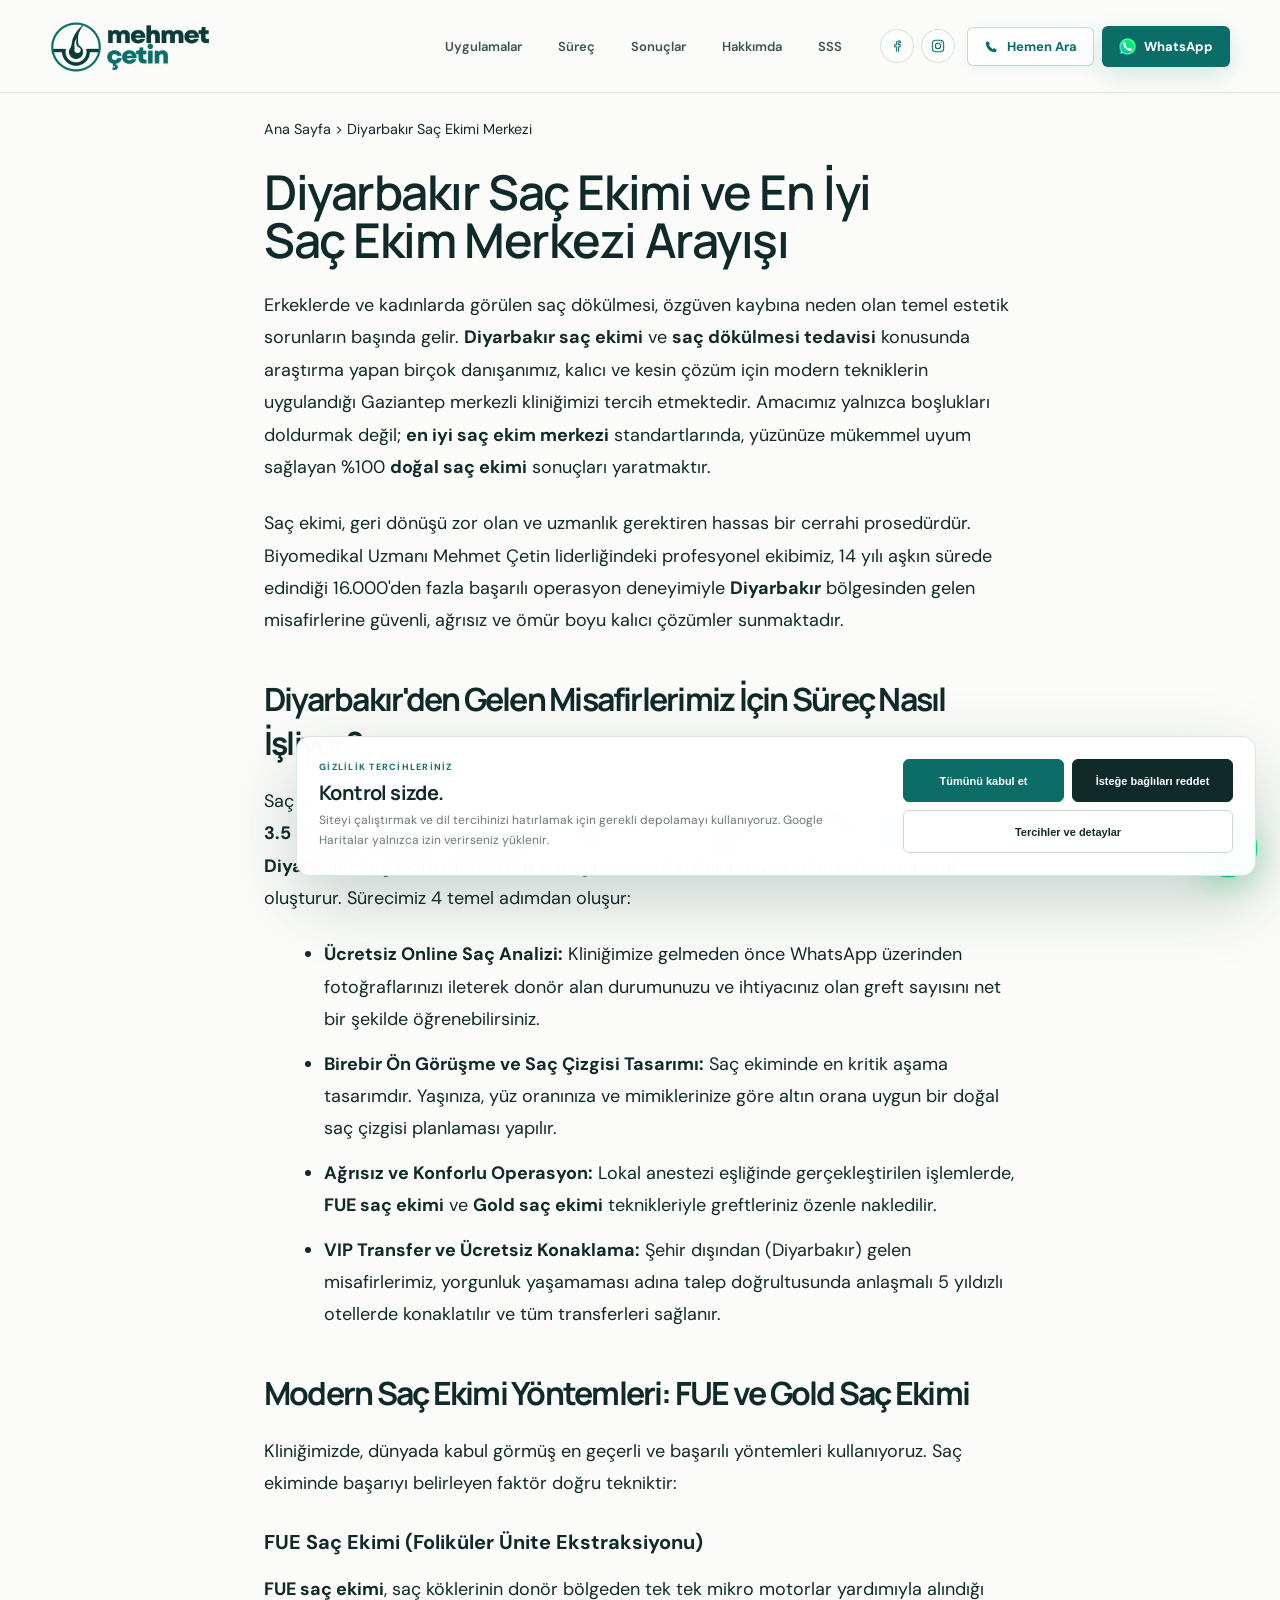
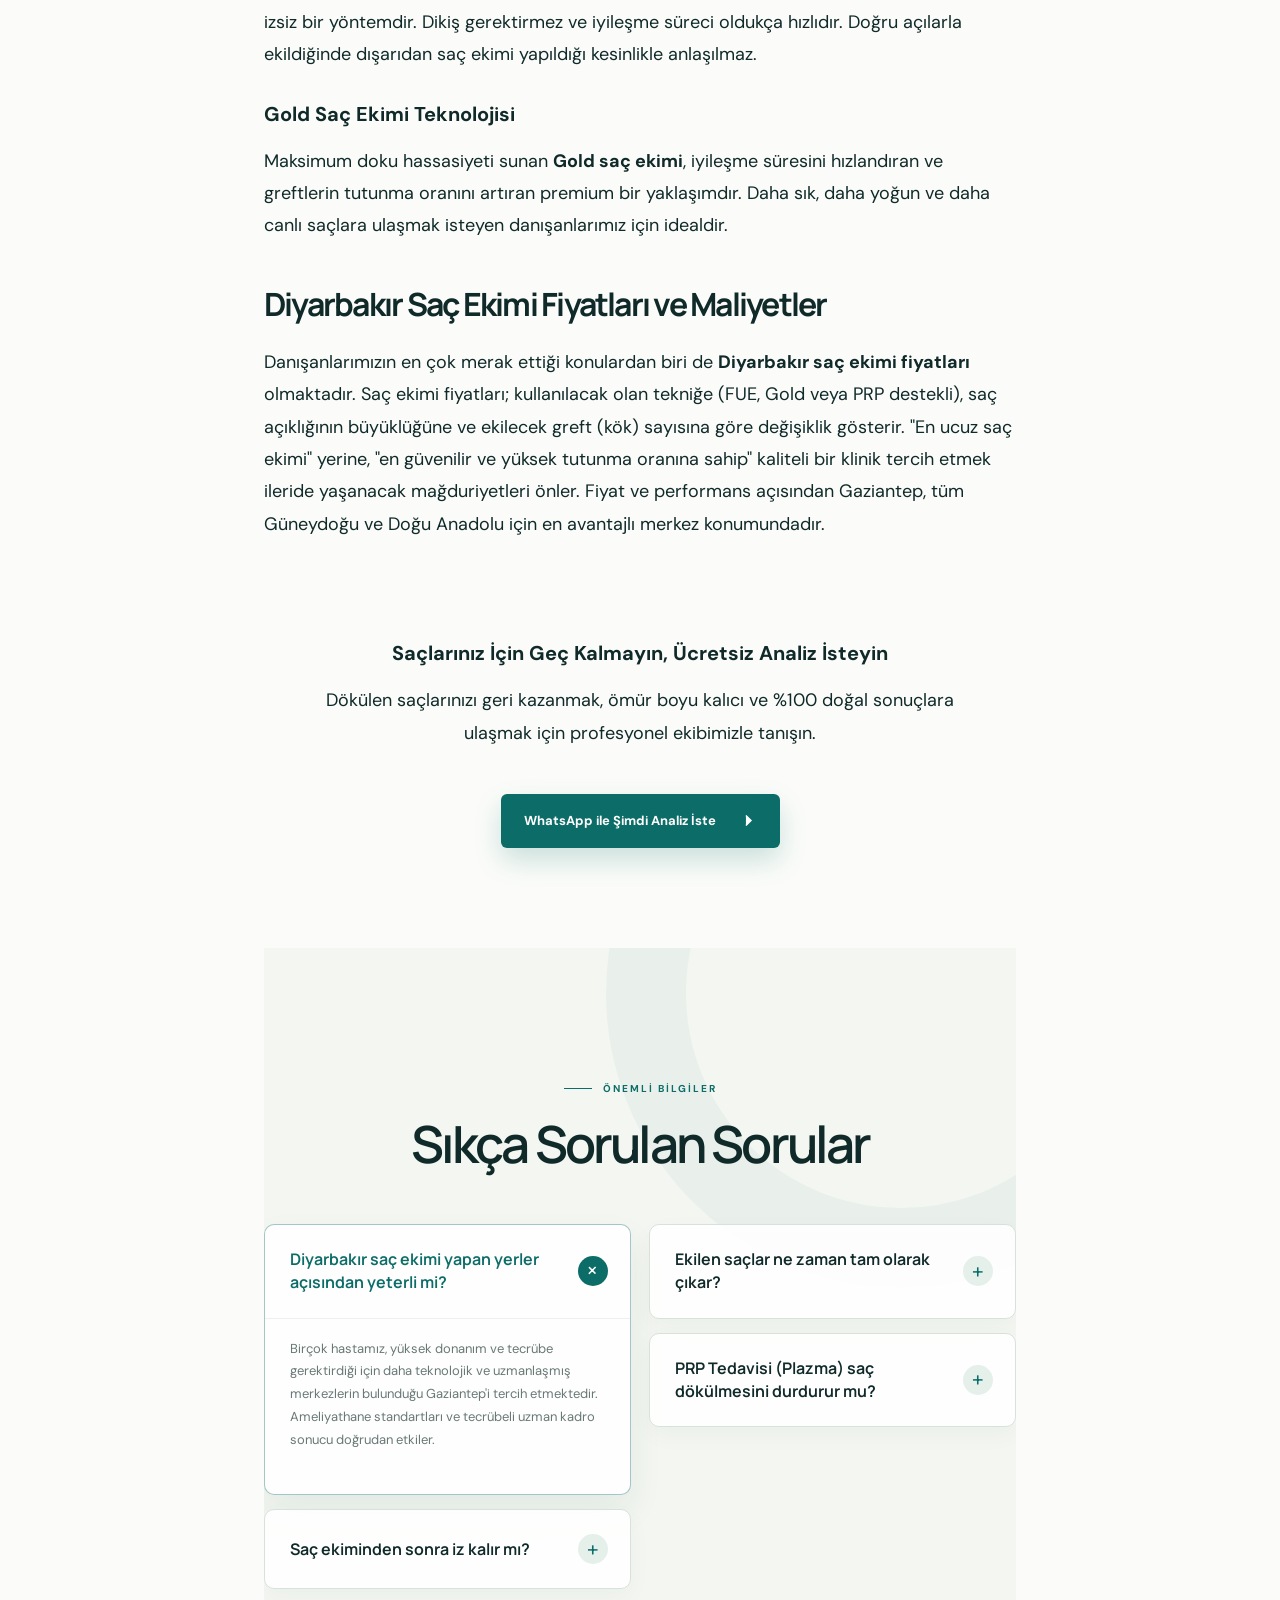
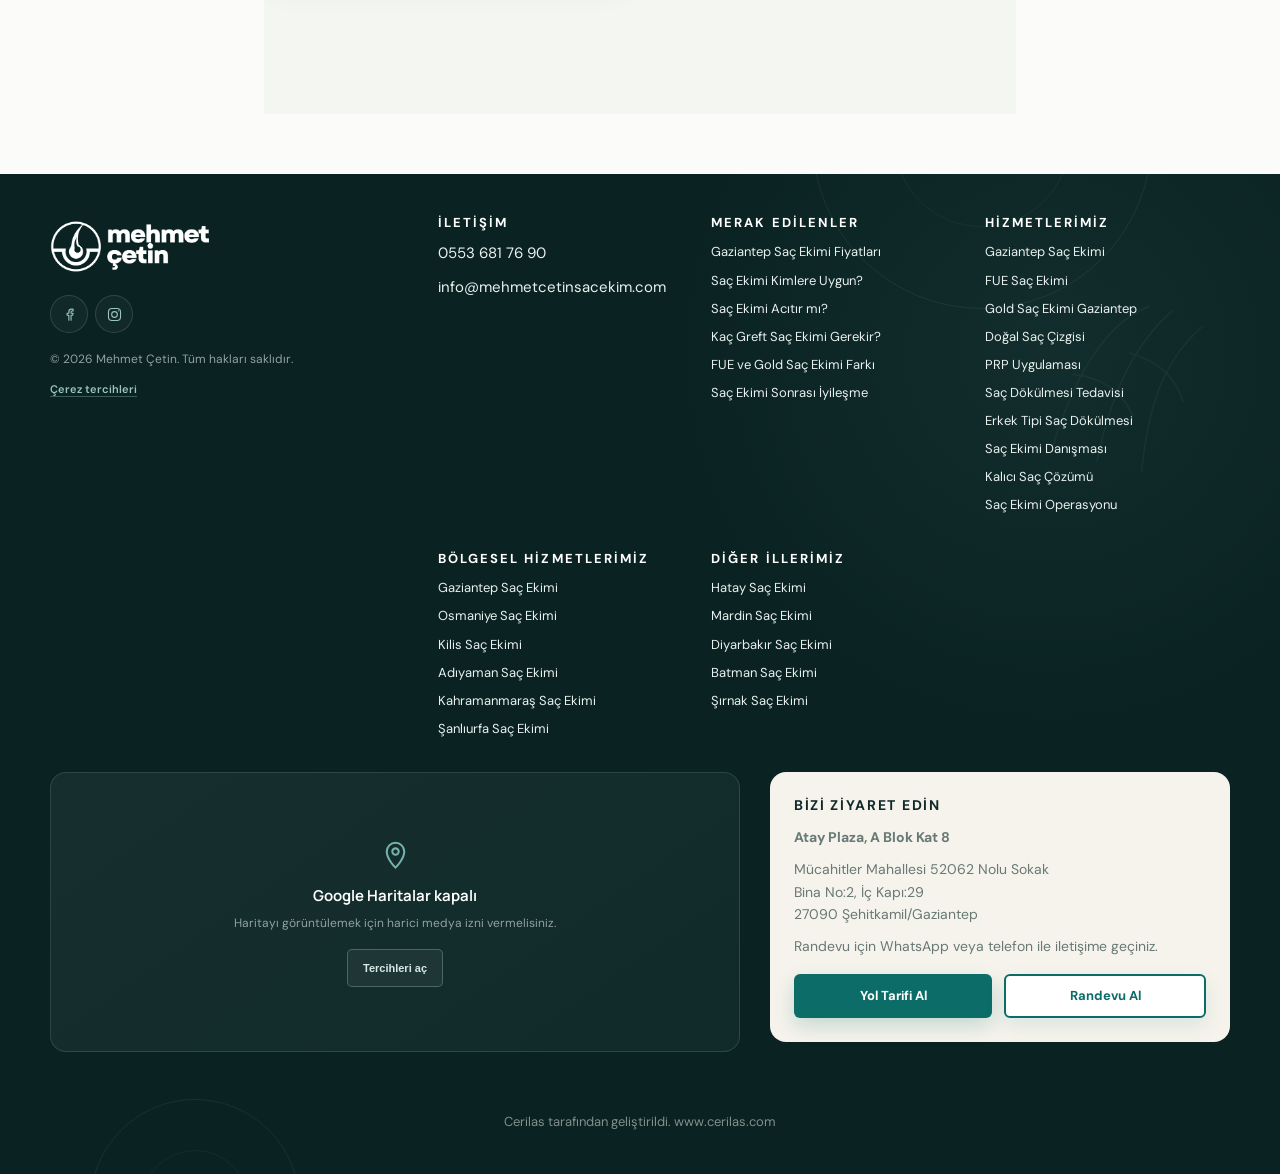
<file: diyarbakir-sac-ekimi.html>
<!DOCTYPE html>
<html lang="tr">

<head>
  <!-- Google Tag Manager -->
  <script>(function(w,d,s,l,i){w[l]=w[l]||[];w[l].push({'gtm.start':
  new Date().getTime(),event:'gtm.js'});var f=d.getElementsByTagName(s)[0],
  j=d.createElement(s),dl=l!='dataLayer'?'&l='+l:'';j.async=true;j.src=
  'https://www.googletagmanager.com/gtm.js?id='+i+dl;f.parentNode.insertBefore(j,f);
  })(window,document,'script','dataLayer','GTM-W2ZSKTFK');</script>
  <!-- End Google Tag Manager -->
  <!-- Google tag (gtag.js) -->
  <script async src="https://www.googletagmanager.com/gtag/js?id=G-VPKPKY44ZM"></script>
  <script async src="https://www.googletagmanager.com/gtag/js?id=AW-18360103797"></script>
  <script>
    window.dataLayer = window.dataLayer || [];
    function gtag() { dataLayer.push(arguments); }
    gtag('js', new Date());

    gtag('config', 'G-VPKPKY44ZM');
    gtag('config', 'AW-18360103797');
  </script>
  <!-- Event snippet for Kişi conversion page -->
  <script>
    function gtag_report_conversion(url) {
      if (typeof gtag === "function") {
        gtag("event", "conversion", {
          "send_to": "AW-18360103797/h-xpCKiZg90cEPXm47JE"
        });
      }
      return true;
    }

    document.addEventListener("DOMContentLoaded", function () {
      document.querySelectorAll("a[href^=\"https://wa.me\"], a[href^=\"tel:\"]").forEach(function (link) {
        link.addEventListener("click", function () {
          gtag_report_conversion(link.href);
        });
      });
    });
  </script>
  <meta charset="UTF-8" />
  <meta name="viewport" content="width=device-width, initial-scale=1.0" />
  <meta name="description"
    content="Gaziantep'te saç ekimi alanında uzman Mehmet Çetin. FUE, Gold Saç Ekimi ve PRP uygulaması. 14+ yıl deneyim, 16.000+ başarılı operasyon. Doğal sonuç, birebir takip." />
  <meta name="keywords"
    content="Gaziantep saç ekimi, FUE, Gold saç ekimi, saç dökülmesi, doğal saç çizgisi, saç ekimi operasyonu" />
  <meta name="robots" content="index, follow, max-image-preview:large, max-snippet:-1, max-video-preview:-1" />
  <meta property="og:title" content="Diyarbakır Saç Ekimi Merkezi | Mehmet Çetin Uzmanlığı" />
  <meta property="og:description"
    content="Gaziantep'te en iyi saç ekimi hizmetleri. Doğal sonuç, kişiye özel planlanma, 14+ yıl tecrübe ile Mehmet Çetin." />
  <meta property="og:type" content="website" />
  <meta property="og:url" content="https://mehmetcetinsacekim.com/diyarbakir-sac-ekimi.html" />
  <meta property="og:locale" content="tr_TR" />
  <meta property="og:image" content="mehmet-cetin-hero-new.jpg" />
  <meta name="twitter:card" content="summary_large_image" />
  <meta name="author" content="Mehmet Çetin" />
  <meta name="copyright" content="© 2026 Mehmet Çetin" />
  <title>Diyarbakır Saç Ekimi Merkezi & Fiyatları | En İyi Sonuçlar</title>
  <link rel="preconnect" href="https://fonts.googleapis.com" />
  <link rel="preconnect" href="https://fonts.gstatic.com" crossorigin />
  <link
    href="https://fonts.googleapis.com/css2?family=DM+Sans:wght@400;500;600;700&amp;family=Manrope:wght@400;500;600;700;800&amp;family=Noto+Sans+Arabic:wght@400;500;600;700;800&amp;display=swap"
    rel="stylesheet" />
  <link rel="stylesheet" href="styles.css?v=20260915-1" />
  <link rel="icon" href="favicon.svg" type="image/svg+xml" />
  <link rel="canonical" href="https://mehmetcetinsacekim.com/diyarbakir-sac-ekimi.html" />
  <link rel="alternate" hreflang="tr" href="https://mehmetcetinsacekim.com/?lang=tr" />
  <link rel="alternate" hreflang="en" href="https://mehmetcetinsacekim.com/?lang=en" />
  <link rel="alternate" hreflang="ar" href="https://mehmetcetinsacekim.com/?lang=ar" />
  <link rel="alternate" hreflang="ru" href="https://mehmetcetinsacekim.com/?lang=ru" />
  <link rel="alternate" hreflang="x-default" href="https://mehmetcetinsacekim.com/" />
  
  <script src="cookie-consent.js?v=20260806-1" defer></script>
  <script type="application/ld+json">
    {
      "@context": "https://schema.org",
      "@type": "LocalBusiness",
      "name": "Mehmet Çetin Biyomedikal - Gaziantep Saç Ekimi",
      "description": "Gaziantep'te saç ekimi uzmanı. FUE, Gold Saç Ekimi ve PRP uygulaması.",
      "address": {
        "@type": "PostalAddress",
        "streetAddress": "Atay Plaza, A Blok Kat 8, Mücahitler Mahallesi 52062 Nolu Sokak Bina No:2, İç Kapı:29",
        "addressLocality": "Gaziantep",
        "addressRegion": "Gaziantep",
        "postalCode": "27090",
        "addressCountry": "TR"
      },
      "telephone": "+905536817690",
      "email": "info@mehmetcetinsacekim.com",
      "priceRange": "$$",
      "areaServed": "Gaziantep",
      "serviceType": ["Hair Transplant", "FUE Hair Transplant", "Gold Hair Transplant", "PRP Therapy"],
      "image": "mehmet-cetin-hero-new.jpg"
    }
    </script>
  <script type="application/ld+json">
    {
      "@context": "https://schema.org",
      "@type": "MedicalBusiness",
      "name": "Mehmet Çetin Biyomedikal",
      "medicalSpecialty": "Hair Restoration",
      "knowsAbout": ["FUE Hair Transplant", "Gold Hair Transplant", "PRP Therapy", "Hair Loss Treatment"]
    }
    </script>
  <script type="application/ld+json">
    {
      "@context": "https://schema.org",
      "@type": "FAQPage",
      "mainEntity": [
        {
          "@type": "Question",
          "name": "Gaziantep saç ekimi fiyatları ne kadar, kaç para?",
          "acceptedAnswer": {
            "@type": "Answer",
            "text": "Saç ekimi fiyatı; ihtiyaç duyulan greft sayısına, donör alanın durumuna, uygulanacak tekniğe ve seans planına göre değişir. Net fiyat için saç fotoğraflarıyla kişiye özel ön değerlendirme yapılır."
          }
        },
        {
          "@type": "Question",
          "name": "Saç ekimi kimlere uygundur?",
          "acceptedAnswer": {
            "@type": "Answer",
            "text": "Kalıcı veya genetik saç kaybı bulunan, donör alanı yeterli ve beklentileri gerçekçi kişiler saç ekimi için uygun olabilir. Saç kaybının nedeni ve donör kapasitesi kişiye özel değerlendirilmelidir."
          }
        },
        {
          "@type": "Question",
          "name": "Saç ekimi acıtır mı?",
          "acceptedAnswer": {
            "@type": "Answer",
            "text": "İşlem lokal anestezi altında planlanır. İlk uygulama sırasında kısa süreli batma, sonrasında ise geçici hassasiyet hissedilebilir; deneyim kişiden kişiye değişir."
          }
        },
        {
          "@type": "Question",
          "name": "Saç ekimi kaç saat sürer?",
          "acceptedAnswer": {
            "@type": "Answer",
            "text": "Süre; greft sayısına, ekim alanının büyüklüğüne ve kullanılan yönteme bağlıdır. Çoğu işlem aynı gün tamamlanır; geniş alanlarda birden fazla seans planlanabilir."
          }
        },
        {
          "@type": "Question",
          "name": "Kaç greft saç ekimine ihtiyacım var?",
          "acceptedAnswer": {
            "@type": "Answer",
            "text": "Greft ihtiyacı açıklığın genişliği, hedeflenen yoğunluk, saç teli yapısı ve donör kapasitesine göre belirlenir. Fotoğraflı analiz yaklaşık plan verir; kesin sayı yüz yüze değerlendirmede netleşir."
          }
        },
        {
          "@type": "Question",
          "name": "FUE saç ekimi ile Gold saç ekimi arasındaki fark nedir?",
          "acceptedAnswer": {
            "@type": "Answer",
            "text": "FUE, saç köklerinin tek tek alınmasına dayanan yöntemdir. Gold uygulamasında kanal ve greft planlamasında özel uçlar kullanılır. Uygun yöntem saç yapısı, donör alan ve hedefe göre seçilir."
          }
        },
        {
          "@type": "Question",
          "name": "Ekilen saçlar ne zaman çıkar?",
          "acceptedAnswer": {
            "@type": "Answer",
            "text": "İlk haftalardaki geçici dökülmenin ardından yeni saçlar çoğunlukla dördüncü ay civarında görünmeye başlar. Sonucun belirginleşmesi genellikle 10–18 ay sürebilir."
          }
        },
        {
          "@type": "Question",
          "name": "Saç ekimi kalıcı mı?",
          "acceptedAnswer": {
            "@type": "Answer",
            "text": "Donör bölgeden alınan kökler genellikle dökülmeye daha dirençlidir. Ancak çevredeki mevcut saçlar zamanla seyrelmeye devam edebilir; kalıcılık ve yoğunluk kişisel koşullara bağlıdır."
          }
        },
        {
          "@type": "Question",
          "name": "Saç ekimi sonrası iyileşme kaç gün sürer?",
          "acceptedAnswer": {
            "@type": "Answer",
            "text": "İlk günlerde kızarıklık, kabuklanma, şişlik veya hassasiyet görülebilir. Greftlerin özellikle ilk iki hafta korunması önemlidir; günlük yaşama dönüş yapılan işe ve iyileşme hızına göre değişir."
          }
        },
        {
          "@type": "Question",
          "name": "Saç ekimi sonrası ilk yıkama ve spor ne zaman yapılır?",
          "acceptedAnswer": {
            "@type": "Answer",
            "text": "İlk yıkama ve bakım, kişiye verilen plana göre nazikçe yapılır. Darbe, yoğun terleme ve ağır egzersizden önerilen süre boyunca kaçınmak gerekir; net zamanlama iyileşmeye göre belirlenir."
          }
        },
        {
          "@type": "Question",
          "name": "Kadınlara saç ekimi yapılır mı?",
          "acceptedAnswer": {
            "@type": "Answer",
            "text": "Evet, uygun saç kaybı tipi ve yeterli donör kapasitesi bulunan kadınlara da saç ekimi planlanabilir. Yaygın veya geçici dökülmelerde önce saç kaybının nedeni değerlendirilmelidir."
          }
        },
        {
          "@type": "Question",
          "name": "Saç ekimi için ideal yaş kaçtır?",
          "acceptedAnswer": {
            "@type": "Answer",
            "text": "Tek başına yaş belirleyici değildir. Saç dökülmesinin seyri, donör alan, aile öyküsü ve ileride oluşabilecek kayıp birlikte değerlendirilerek uzun vadeli plan yapılır."
          }
        },
        {
          "@type": "Question",
          "name": "Donör alanı zayıf olanlara saç ekimi yapılabilir mi?",
          "acceptedAnswer": {
            "@type": "Answer",
            "text": "Donör alanın yoğunluğu ve saç tellerinin niteliği alınabilecek greft sayısını sınırlar. Zayıf donör alanda daha kontrollü yoğunluk, farklı bölge önceliği veya seans planı gerekebilir."
          }
        },
        {
          "@type": "Question",
          "name": "Doğal saç çizgisi nasıl planlanır?",
          "acceptedAnswer": {
            "@type": "Answer",
            "text": "Doğal saç çizgisi; yüz oranı, yaş, mevcut saç yönü, açıklık ve donör kapasitesi birlikte değerlendirilerek tasarlanır. Tek tip veya gereğinden fazla düz bir çizgi yerine kişiye uyum hedeflenir."
          }
        }
      ]
    }
    </script>

  <script type="application/ld+json">
  {
    "@context": "https://schema.org",
    "@type": "Article",
    "headline": "Diyarbakır Saç Ekimi ve En İyi Saç Ekim Merkezi Arayışı",
    "description": "Diyarbakır bölgesinden kliniğimize ulaşan danışanlarımız için FUE ve Gold teknikleriyle kişiye özel saç ekimi planlaması. En iyi saç ekimi merkezine ulaşın.",
    "author": {
      "@type": "Person",
      "name": "Mehmet Çetin"
    },
    "publisher": {
      "@type": "Organization",
      "name": "Mehmet Çetin Saç Ekimi",
      "logo": {
        "@type": "ImageObject",
        "url": "https://mehmetcetinsacekim.com/mcetin-logo.png"
      }
    }
  }
  </script>
</head>

<body>
  <!-- Google Tag Manager (noscript) -->
  <noscript><iframe src="https://www.googletagmanager.com/ns.html?id=GTM-W2ZSKTFK"
  height="0" width="0" style="display:none;visibility:hidden"></iframe></noscript>
  <!-- End Google Tag Manager (noscript) -->
  <header class="site-header">
    <div class="container nav-wrap">
      <a class="brand" href="index.html" aria-label="Ana sayfa">
        <img src="mcetin-logo.png" alt="Mehmet Çetin" />
      </a>

      <nav aria-label="Ana menü">
        <a href="index.html#hizmetler">Uygulamalar</a>
        <a href="index.html#surec">Süreç</a>
        <a href="index.html#sonuclar">Sonuçlar</a>
        <a href="index.html#hakkimda">Hakkımda</a>
        <a href="#sss">SSS</a>
      </nav>

      <div class="social-links header-social" aria-label="Sosyal medya">
        <a href="https://www.facebook.com/mehmet.cetin.73550" target="_blank" rel="noopener noreferrer"
          aria-label="Facebook">
          <svg viewBox="0 0 24 24" aria-hidden="true">
            <path
              d="M14.2 20v-7h2.4l.4-2.8h-2.8V8.4c0-.8.2-1.4 1.4-1.4h1.5V4.5c-.3 0-1.2-.1-2.2-.1-2.2 0-3.8 1.4-3.8 3.9v1.9H8.6V13h2.5v7" />
          </svg>
        </a>
        <a href="https://www.instagram.com/mehmetcetin_sacekimi/" target="_blank" rel="noopener noreferrer"
          aria-label="Instagram">
          <svg viewBox="0 0 24 24" aria-hidden="true">
            <rect x="3.5" y="3.5" width="17" height="17" rx="5" />
            <circle cx="12" cy="12" r="4" />
            <circle cx="17.5" cy="6.8" r=".8" class="social-dot" />
          </svg>
        </a>
      </div>

      

      <div class="header-cta-group">
        <a class="header-cta header-cta-phone" href="tel:+905536817690" aria-label="Telefonla arayın">
          <svg viewBox="0 0 24 24" aria-hidden="true">
            <path
              d="M7.2 3.8 9.5 8 7.8 9.7a15.2 15.2 0 0 0 6.5 6.5l1.7-1.7 4.2 2.3-.7 3.1c-.2.8-.9 1.3-1.7 1.3C9.5 20.7 3.3 14.5 2.8 6.2c0-.8.5-1.5 1.3-1.7l3.1-.7Z" />
          </svg>
          <span>Hemen Ara</span>
        </a>
        <a class="header-cta header-cta-wa" href="https://wa.me/905536817690" target="_blank" rel="noopener" aria-label="WhatsApp'tan iletişime geçin">
          <img src="whatsapp-logo.png" alt="WhatsApp" class="wa-inline-icon">
          <span>WhatsApp</span>
        </a>
      </div>
    </div>
  </header>

  
    
    <main id="top" class="seo-blog-container">
      <div class="seo-breadcrumb">
        <a href="/">Ana Sayfa</a> &gt; <span>Diyarbakır Saç Ekimi Merkezi</span>
      </div>
      
      <article class="seo-blog-content">
        <h1>Diyarbakır Saç Ekimi ve En İyi Saç Ekim Merkezi Arayışı</h1>
        
        <p>Erkeklerde ve kadınlarda görülen saç dökülmesi, özgüven kaybına neden olan temel estetik sorunların başında gelir. <strong>Diyarbakır saç ekimi</strong> ve <strong>saç dökülmesi tedavisi</strong> konusunda araştırma yapan birçok danışanımız, kalıcı ve kesin çözüm için modern tekniklerin uygulandığı Gaziantep merkezli kliniğimizi tercih etmektedir. Amacımız yalnızca boşlukları doldurmak değil; <strong>en iyi saç ekim merkezi</strong> standartlarında, yüzünüze mükemmel uyum sağlayan %100 <strong>doğal saç ekimi</strong> sonuçları yaratmaktır.</p>
        
        <p>Saç ekimi, geri dönüşü zor olan ve uzmanlık gerektiren hassas bir cerrahi prosedürdür. Biyomedikal Uzmanı Mehmet Çetin liderliğindeki profesyonel ekibimiz, 14 yılı aşkın sürede edindiği 16.000'den fazla başarılı operasyon deneyimiyle <strong>Diyarbakır</strong> bölgesinden gelen misafirlerine güvenli, ağrısız ve ömür boyu kalıcı çözümler sunmaktadır.</p>
        
        <h2>Diyarbakır'den Gelen Misafirlerimiz İçin Süreç Nasıl İşliyor?</h2>
        <p>Saç ekimi işlemi için kliniğimize ulaşmak son derece kolaydır. Bulunduğunuz konuma sadece <strong>3.5 Saat</strong> mesafede olan Gaziantep kliniğimiz, gelişmiş sağlık turizmi altyapısı sayesinde <strong>Diyarbakır saç ekim merkezleri</strong> arayışında olan hastalarımıza konforlu bir alternatif oluşturur. Sürecimiz 4 temel adımdan oluşur:</p>
        <ul>
          <li><strong>Ücretsiz Online Saç Analizi:</strong> Kliniğimize gelmeden önce WhatsApp üzerinden fotoğraflarınızı ileterek donör alan durumunuzu ve ihtiyacınız olan greft sayısını net bir şekilde öğrenebilirsiniz.</li>
          <li><strong>Birebir Ön Görüşme ve Saç Çizgisi Tasarımı:</strong> Saç ekiminde en kritik aşama tasarımdır. Yaşınıza, yüz oranınıza ve mimiklerinize göre altın orana uygun bir doğal saç çizgisi planlaması yapılır.</li>
          <li><strong>Ağrısız ve Konforlu Operasyon:</strong> Lokal anestezi eşliğinde gerçekleştirilen işlemlerde, <strong>FUE saç ekimi</strong> ve <strong>Gold saç ekimi</strong> teknikleriyle greftleriniz özenle nakledilir.</li>
          <li><strong>VIP Transfer ve Ücretsiz Konaklama:</strong> Şehir dışından (Diyarbakır) gelen misafirlerimiz, yorgunluk yaşamaması adına talep doğrultusunda anlaşmalı 5 yıldızlı otellerde konaklatılır ve tüm transferleri sağlanır.</li>
        </ul>

        <h2>Modern Saç Ekimi Yöntemleri: FUE ve Gold Saç Ekimi</h2>
        <p>Kliniğimizde, dünyada kabul görmüş en geçerli ve başarılı yöntemleri kullanıyoruz. Saç ekiminde başarıyı belirleyen faktör doğru tekniktir:</p>
        
        <h3>FUE Saç Ekimi (Foliküler Ünite Ekstraksiyonu)</h3>
        <p><strong>FUE saç ekimi</strong>, saç köklerinin donör bölgeden tek tek mikro motorlar yardımıyla alındığı izsiz bir yöntemdir. Dikiş gerektirmez ve iyileşme süreci oldukça hızlıdır. Doğru açılarla ekildiğinde dışarıdan saç ekimi yapıldığı kesinlikle anlaşılmaz.</p>
        
        <h3>Gold Saç Ekimi Teknolojisi</h3>
        <p>Maksimum doku hassasiyeti sunan <strong>Gold saç ekimi</strong>, iyileşme süresini hızlandıran ve greftlerin tutunma oranını artıran premium bir yaklaşımdır. Daha sık, daha yoğun ve daha canlı saçlara ulaşmak isteyen danışanlarımız için idealdir.</p>

        <h2>Diyarbakır Saç Ekimi Fiyatları ve Maliyetler</h2>
        <p>Danışanlarımızın en çok merak ettiği konulardan biri de <strong>Diyarbakır saç ekimi fiyatları</strong> olmaktadır. Saç ekimi fiyatları; kullanılacak olan tekniğe (FUE, Gold veya PRP destekli), saç açıklığının büyüklüğüne ve ekilecek greft (kök) sayısına göre değişiklik gösterir. "En ucuz saç ekimi" yerine, "en güvenilir ve yüksek tutunma oranına sahip" kaliteli bir klinik tercih etmek ileride yaşanacak mağduriyetleri önler. Fiyat ve performans açısından Gaziantep, tüm Güneydoğu ve Doğu Anadolu için en avantajlı merkez konumundadır.</p>

        <div class="seo-blog-cta">
          <h3>Saçlarınız İçin Geç Kalmayın, Ücretsiz Analiz İsteyin</h3>
          <p>Dökülen saçlarınızı geri kazanmak, ömür boyu kalıcı ve %100 doğal sonuçlara ulaşmak için profesyonel ekibimizle tanışın.</p>
          <br>
          <a class="btn btn-primary" href="https://wa.me/905536817690" target="_blank" rel="noopener">
            WhatsApp ile Şimdi Analiz İste
            <svg viewBox="0 0 20 20" aria-hidden="true" width="20" style="vertical-align: middle; margin-left: 8px; fill: white;"><path d="m7 4 6 6-6 6"/></svg>
          </a>
        </div>
      </article>
      
      <section class="section faq" id="sss">
        <div class="faq-head">
          <span class="kicker">Önemli Bilgiler</span>
          <h2>Sıkça Sorulan Sorular</h2>
        </div>
        <div class="faq-grid" style="margin-top: 40px;">
          <div class="faq-column">
            <details open>
              <summary>Diyarbakır saç ekimi yapan yerler açısından yeterli mi?</summary>
              <div class="faq-answer">
                <p>Birçok hastamız, yüksek donanım ve tecrübe gerektirdiği için daha teknolojik ve uzmanlaşmış merkezlerin bulunduğu Gaziantep'i tercih etmektedir. Ameliyathane standartları ve tecrübeli uzman kadro sonucu doğrudan etkiler.</p>
              </div>
            </details>
            <details>
              <summary>Saç ekiminden sonra iz kalır mı?</summary>
              <div class="faq-answer">
                <p>Kliniğimizde uyguladığımız FUE ve Gold saç ekimi teknikleri tamamen izsiz (scarless) teknolojilerdir. Operasyondan kısa süre sonra hiçbir kesi veya dikiş izi kalmadan hayatınıza devam edebilirsiniz.</p>
              </div>
            </details>
          </div>
          <div class="faq-column">
            <details>
              <summary>Ekilen saçlar ne zaman tam olarak çıkar?</summary>
              <div class="faq-answer">
                <p>İlk haftalarda şok dökülme yaşanması normaldir. Ekilen saçlar genellikle 3. aydan itibaren çıkmaya başlar. 6. ayda sonuçlar gözle görülür hale gelir, 12 ila 15. aylar arasında ise tam, kalıcı formuna kavuşur.</p>
              </div>
            </details>
            <details>
              <summary>PRP Tedavisi (Plazma) saç dökülmesini durdurur mu?</summary>
              <div class="faq-answer">
                <p>Kendi kanınızdaki onarıcı hücrelerle yapılan PRP uygulaması, mevcut saç tellerini kalınlaştırır, canlandırır ve dökülmeyi büyük oranda yavaşlatır. Saç ekimi sonrası uygulanması ise yeni ekilen greftlerin beslenmesini destekler.</p>
              </div>
            </details>
          </div>
        </div>
      </section>
    </main>



  <footer>
    <span class="footer-decor-ring footer-decor-ring-one" aria-hidden="true"></span>
    <span class="footer-decor-ring footer-decor-ring-two" aria-hidden="true"></span>
    <svg class="footer-decor-icon" viewBox="0 0 220 220" aria-hidden="true">
      <path d="M42 178c9-58 29-115 68-136" />
      <path d="M83 186c4-56 15-104 48-143" />
      <path d="M124 190c-2-54 3-99 36-137" />
      <path d="M51 112c25-1 45 8 58 29" />
      <path d="M99 86c25 3 43 15 53 36" />
    </svg>
    <div class="container footer-content">
      <div class="footer-brand-block">
        <a class="brand footer-brand" href="#top">
          <img src="mcetyin-footerlogo.png" alt="Mehmet Çetin" />
        </a>
        <div class="social-links footer-social" aria-label="Sosyal medya">
          <a href="https://www.facebook.com/mehmet.cetin.73550" target="_blank" rel="noopener noreferrer"
            aria-label="Facebook">
            <svg viewBox="0 0 24 24" aria-hidden="true">
              <path
                d="M14.2 20v-7h2.4l.4-2.8h-2.8V8.4c0-.8.2-1.4 1.4-1.4h1.5V4.5c-.3 0-1.2-.1-2.2-.1-2.2 0-3.8 1.4-3.8 3.9v1.9H8.6V13h2.5v7" />
            </svg>
          </a>
          <a href="https://www.instagram.com/mehmetcetin_sacekimi/" target="_blank" rel="noopener noreferrer"
            aria-label="Instagram">
            <svg viewBox="0 0 24 24" aria-hidden="true">
              <rect x="3.5" y="3.5" width="17" height="17" rx="5" />
              <circle cx="12" cy="12" r="4" />
              <circle cx="17.5" cy="6.8" r=".8" class="social-dot" />
            </svg>
          </a>
        </div>
        <p class="footer-copy">© 2026 Mehmet Çetin. Tüm hakları saklıdır.</p>
        <button class="cookie-settings-link" type="button">Çerez tercihleri</button>
      </div>

      <div class="footer-details">
        <div class="footer-info">
          <h3>İletişim</h3>
          <a href="tel:+905536817690">0553 681 76 90</a>
          <a href="mailto:info@mehmetcetinsacekim.com">info@mehmetcetinsacekim.com</a>
        </div>

        <div class="footer-info footer-seo">
          <h3>Merak Edilenler</h3>
          <a href="#sac-ekimi-fiyatlari">Gaziantep Saç Ekimi Fiyatları</a>
          <a href="#sac-ekimi-kimlere-uygun">Saç Ekimi Kimlere Uygun?</a>
          <a href="#sac-ekimi-acitir-mi">Saç Ekimi Acıtır mı?</a>
          <a href="#kac-greft-gerekir">Kaç Greft Saç Ekimi Gerekir?</a>
          <a href="#fue-gold-farki">FUE ve Gold Saç Ekimi Farkı</a>
          <a href="#sac-ekimi-sonrasi">Saç Ekimi Sonrası İyileşme</a>
        </div>

        <div class="footer-info footer-seo">
          <h3>Hizmetlerimiz</h3>
          <a href="/gaziantep-sac-ekimi.html">Gaziantep Saç Ekimi</a>
          <a href="https://wa.me/905536817690">FUE Saç Ekimi</a>
          <a href="https://wa.me/905536817690">Gold Saç Ekimi Gaziantep</a>
          <a href="https://wa.me/905536817690">Doğal Saç Çizgisi</a>
          <a href="https://wa.me/905536817690">PRP Uygulaması</a>
          <a href="https://wa.me/905536817690">Saç Dökülmesi Tedavisi</a>
          <a href="https://wa.me/905536817690">Erkek Tipi Saç Dökülmesi</a>
          <a href="https://wa.me/905536817690">Saç Ekimi Danışması</a>
          <a href="https://wa.me/905536817690">Kalıcı Saç Çözümü</a>
          <a href="https://wa.me/905536817690">Saç Ekimi Operasyonu</a>
        </div>
        
        <div class="footer-info footer-seo">
          <h3>Bölgesel Hizmetlerimiz</h3>
          <a href="gaziantep-sac-ekimi.html">Gaziantep Saç Ekimi</a>
          <a href="osmaniye-sac-ekimi.html">Osmaniye Saç Ekimi</a>
          <a href="kilis-sac-ekimi.html">Kilis Saç Ekimi</a>
          <a href="adiyaman-sac-ekimi.html">Adıyaman Saç Ekimi</a>
          <a href="kahramanmaras-sac-ekimi.html">Kahramanmaraş Saç Ekimi</a>
          <a href="sanliurfa-sac-ekimi.html">Şanlıurfa Saç Ekimi</a>
        </div>

        <div class="footer-info footer-seo">
          <h3>Diğer İllerimiz</h3>
          <a href="hatay-sac-ekimi.html">Hatay Saç Ekimi</a>
          <a href="mardin-sac-ekimi.html">Mardin Saç Ekimi</a>
          <a href="diyarbakir-sac-ekimi.html">Diyarbakır Saç Ekimi</a>
          <a href="batman-sac-ekimi.html">Batman Saç Ekimi</a>
          <a href="sirnak-sac-ekimi.html">Şırnak Saç Ekimi</a>
        </div>
      </div>
    </div>

    <div class="container footer-map-wrap">
      <div class="footer-map-container">
        <div class="footer-map-content">
          <div class="map-consent-placeholder">
            <svg viewBox="0 0 24 24" aria-hidden="true">
              <path d="M12 21s6-5.7 6-11a6 6 0 1 0-12 0c0 5.3 6 11 6 11Z" />
              <circle cx="12" cy="10" r="2.2" />
            </svg>
            <strong>Google Haritalar kapalı</strong>
            <p>Haritayı görüntülemek için harici medya izni vermelisiniz.</p>
            <button class="map-consent-button" type="button">Tercihleri aç</button>
          </div>
          <iframe title="Gaziantep konum haritası"
            data-cookie-src="https://www.google.com/maps?q=37.0748307,37.3705138&amp;z=17&amp;output=embed"
            loading="lazy" referrerpolicy="no-referrer-when-downgrade" allowfullscreen></iframe>
        </div>
        <div class="footer-address-box">
          <h3>Bizi Ziyaret Edin</h3>
          <p><strong>Atay Plaza, A Blok Kat 8</strong></p>
          <p>Mücahitler Mahallesi 52062 Nolu Sokak<br />Bina No:2, İç Kapı:29<br />27090 Şehitkamil/Gaziantep</p>
          <p class="address-note">Randevu için WhatsApp veya telefon ile iletişime geçiniz.</p>
          <div class="footer-button-group">
            <a class="btn btn-directions"
              href="https://www.google.com/maps/dir/?api=1&amp;destination=37.0748307,37.3705138" target="_blank"
              rel="noopener">
              <span>Yol Tarifi Al</span>
            </a>
            <a class="btn btn-appointment" href="https://wa.me/905536817690" target="_blank" rel="noopener">
              <span>Randevu Al</span>
            </a>
          </div>
        </div>
      </div>
    </div>
    <div class="developer-credit" style="text-align: center; padding: 20px 0; font-size: 13px; color: #81908d; border-top: 1px solid rgba(0,0,0,0.05); margin-top: 40px; width: 100%; clear: both;">
      <a href="https://www.cerilas.com" target="_blank" rel="noopener" style="color: inherit; text-decoration: none;">Cerilas tarafından geliştirildi. www.cerilas.com</a>
    </div>
  </footer>

  <section class="cookie-banner" aria-label="Çerez tercihleri" aria-live="polite">
    <div class="cookie-banner-copy">
      <span class="cookie-kicker">Gizlilik tercihleriniz</span>
      <h2>Kontrol sizde.</h2>
      <p>Siteyi çalıştırmak ve dil tercihinizi hatırlamak için gerekli depolamayı kullanıyoruz. Google Haritalar
        yalnızca izin verirseniz yüklenir.</p>
    </div>
    <div class="cookie-banner-actions">
      <button class="cookie-action cookie-accept" type="button">Tümünü kabul et</button>
      <button class="cookie-action cookie-reject" type="button">İsteğe bağlıları reddet</button>
      <button class="cookie-preferences" type="button">Tercihler ve detaylar</button>
    </div>
  </section>

  <div class="cookie-modal" aria-hidden="true">
    <button class="cookie-modal-backdrop" type="button" aria-label="Kapat"></button>
    <section class="cookie-dialog" role="dialog" aria-modal="true" aria-labelledby="cookie-dialog-title">
      <button class="cookie-close" type="button" aria-label="Kapat"><span></span></button>
      <span class="cookie-kicker">Çerez ve depolama ayrıntıları</span>
      <h2 id="cookie-dialog-title">Gizlilik tercihlerinizi yönetin</h2>
      <p class="cookie-dialog-intro">Zorunlu depolama her zaman etkindir. Harici medya tercihinizi dilediğiniz zaman
        değiştirebilirsiniz.</p>

      <div class="cookie-notice">
        <h3>Aydınlatma bilgisi</h3>
        <p>Veri sorumlusu Mehmet Çetin’dir. Tercihler; siteyi seçtiğiniz dilde sunmak, rıza kaydınızı saklamak ve izin
          verdiğinizde Google Haritalar içeriğini göstermek amacıyla işlenir.</p>
      </div>

      <div class="cookie-category">
        <div>
          <span class="cookie-category-label">Her zaman etkin</span>
          <h3>Zorunlu depolama</h3>
          <p>site-cookie-consent: Seçiminizi 180 gün saklar. site-language: Seçtiğiniz dili cihazınızda saklar. Her
            ikisi de birinci taraf yerel depolamadır.</p>
        </div>
        <label class="cookie-toggle cookie-toggle-disabled">
          <input type="checkbox" checked disabled />
          <span aria-hidden="true"></span>
        </label>
      </div>

      <div class="cookie-category">
        <div>
          <span class="cookie-category-label">İsteğe bağlı</span>
          <h3>Harici medya</h3>
          <p>Google Haritalar etkinleştirildiğinde IP adresi ve teknik bilgiler Google’a aktarılabilir; Google üçüncü
            taraf çerezleri kullanabilir. Süreler Google’ın politikasına göre değişebilir.</p>
        </div>
        <label class="cookie-toggle">
          <input class="cookie-external-toggle" type="checkbox" />
          <span aria-hidden="true"></span>
        </label>
      </div>

      <p class="cookie-no-tracking">Bu sitede analiz, performans veya reklam çerezi kullanılmamaktadır.</p>

      <div class="cookie-dialog-actions">
        <button class="cookie-action cookie-save" type="button">Seçimlerimi kaydet</button>
        <button class="cookie-action cookie-dialog-reject" type="button">İsteğe bağlıları reddet</button>
      </div>
    </section>
  </div>

    <!-- Mobil Sabit Hızlı İletişim Barı -->
  <aside class="mobile-bottom-bar" aria-label="Hızlı İletişim">
    <a class="btn-mobile-call" href="tel:+905536817690" aria-label="Telefonla arayın">
      <svg viewBox="0 0 24 24" aria-hidden="true">
        <path
          d="M7.2 3.8 9.5 8 7.8 9.7a15.2 15.2 0 0 0 6.5 6.5l1.7-1.7 4.2 2.3-.7 3.1c-.2.8-.9 1.3-1.7 1.3C9.5 20.7 3.3 14.5 2.8 6.2c0-.8.5-1.5 1.3-1.7l3.1-.7Z" />
      </svg>
      <span>Hemen Ara</span>
    </a>
    <a class="btn-mobile-wa" href="https://wa.me/905536817690" target="_blank" rel="noopener" aria-label="WhatsApp'tan iletişime geçin">
      <img src="whatsapp-logo.png" alt="WhatsApp">
      <span>WhatsApp</span>
    </a>
  </aside>

  <a class="floating-wa" href="https://wa.me/905536817690" target="_blank" rel="noopener"
    aria-label="WhatsApp'tan iletişime geçin">
    <img src="whatsapp-logo.png" alt="WhatsApp">
  </a>

  <script>
    (() => {
      if ("scrollRestoration" in history) {
        history.scrollRestoration = "manual";
      }

      if (!window.location.hash) {
        window.addEventListener("pageshow", () => {
          requestAnimationFrame(() => window.scrollTo(0, 0));
        }, { once: true });
      }

      const items = [...document.querySelectorAll(".faq details")];
      const reduceMotion = window.matchMedia("(prefers-reduced-motion: reduce)");
      const animations = new WeakMap();

      const setItemState = (item, shouldOpen) => {
        const summary = item.querySelector("summary");
        const answer = item.querySelector(".faq-answer");
        const running = animations.get(item);

        if (running) {
          running.cancel();
          animations.delete(item);
        }

        if (reduceMotion.matches) {
          item.open = shouldOpen;
          return;
        }

        const startHeight = item.getBoundingClientRect().height;
        item.open = true;
        const summaryHeight = summary.getBoundingClientRect().height;
        const endHeight = shouldOpen ? summaryHeight + answer.scrollHeight : summaryHeight;

        item.style.height = `${startHeight}px`;
        item.style.overflow = "hidden";

        const animation = item.animate(
          { height: [`${startHeight}px`, `${endHeight}px`] },
          { duration: shouldOpen ? 380 : 300, easing: "cubic-bezier(.22, 1, .36, 1)" }
        );

        animations.set(item, animation);

        if (shouldOpen) {
          answer.animate(
            [
              { opacity: 0, transform: "translateY(-8px)" },
              { opacity: 1, transform: "translateY(0)" }
            ],
            { duration: 320, delay: 55, easing: "cubic-bezier(.22, 1, .36, 1)", fill: "both" }
          );
        } else {
          answer.animate(
            [
              { opacity: 1, transform: "translateY(0)" },
              { opacity: 0, transform: "translateY(-6px)" }
            ],
            { duration: 180, easing: "ease-out", fill: "both" }
          );
        }

        animation.onfinish = () => {
          item.open = shouldOpen;
          item.style.height = "";
          item.style.overflow = "";
          answer.getAnimations().forEach((current) => current.cancel());
          animations.delete(item);
        };
      };

      items.forEach((item) => {
        item.querySelector("summary").addEventListener("click", (event) => {
          event.preventDefault();
          const shouldOpen = !item.open;

          items.forEach((otherItem) => {
            if (otherItem !== item && otherItem.open) {
              setItemState(otherItem, false);
            }
          });

          setItemState(item, shouldOpen);
        });
      });
    })();
  </script>
</body>

</html>
</file>
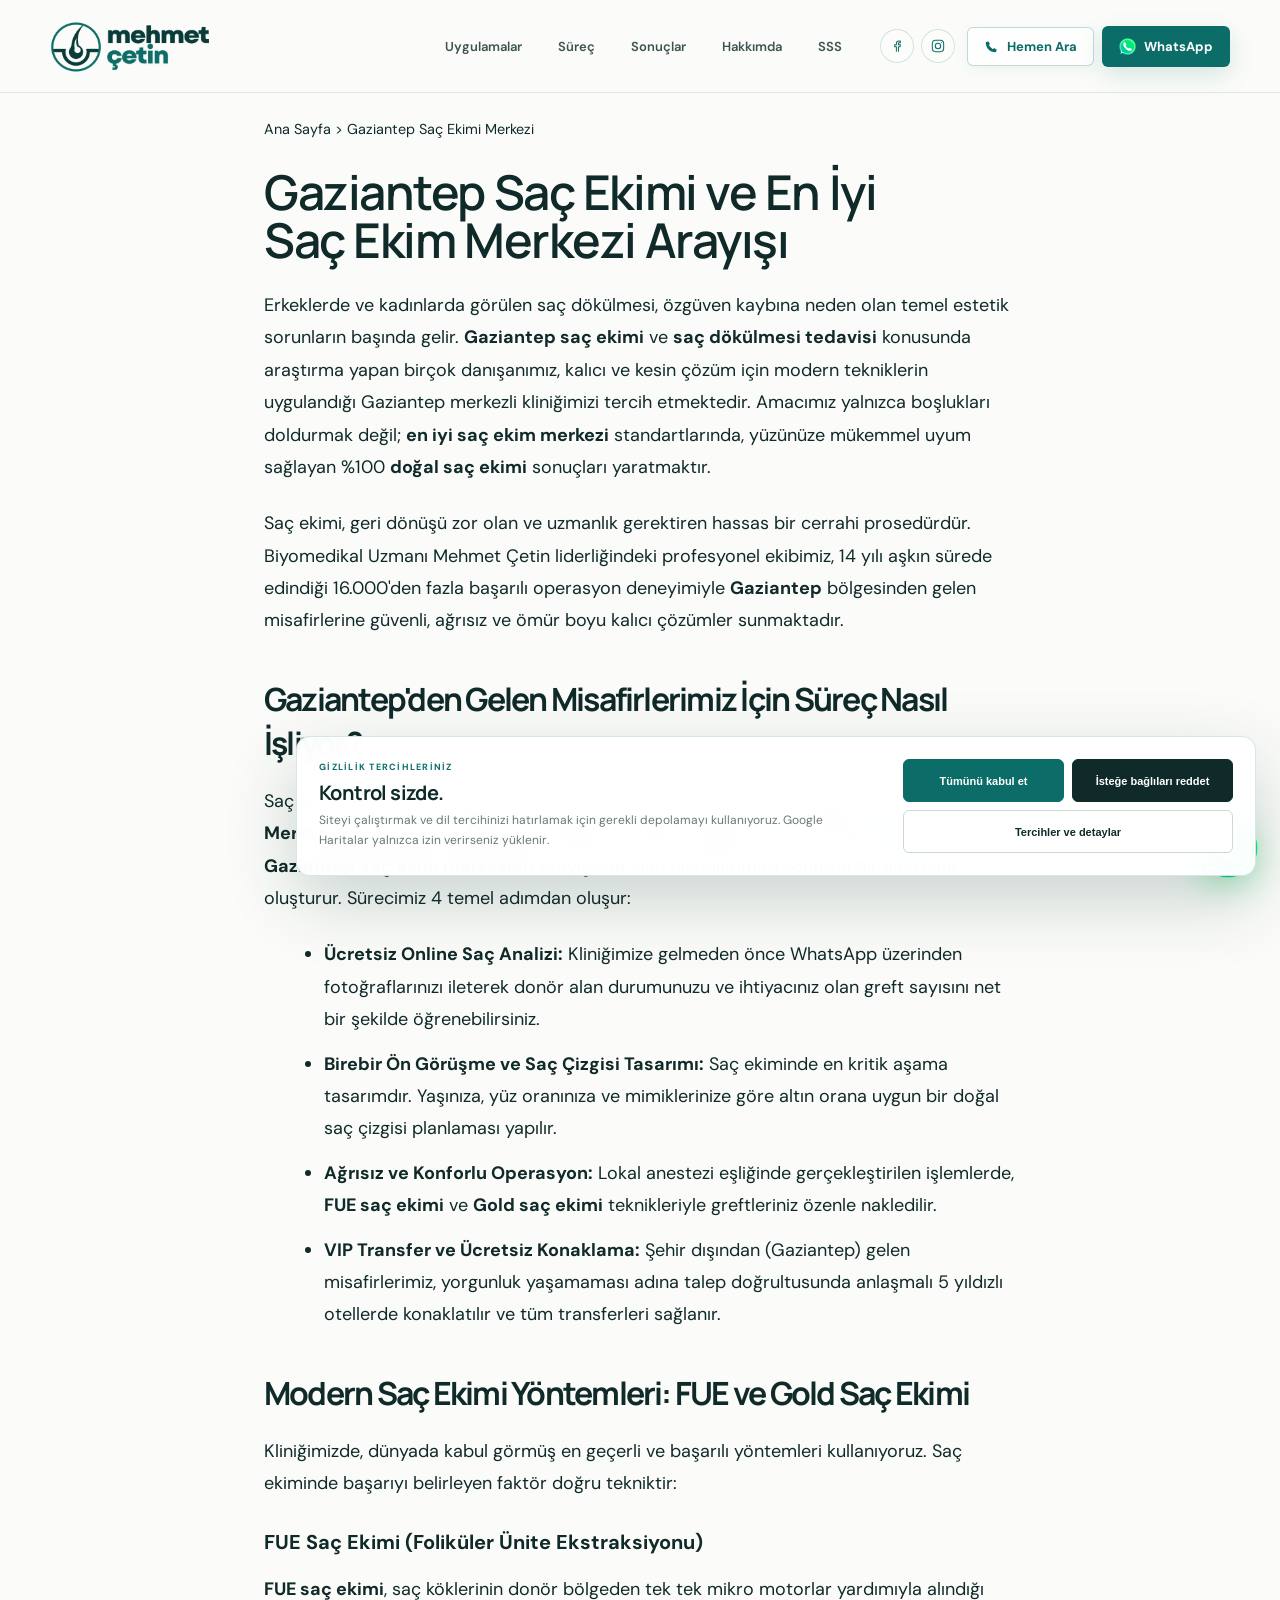
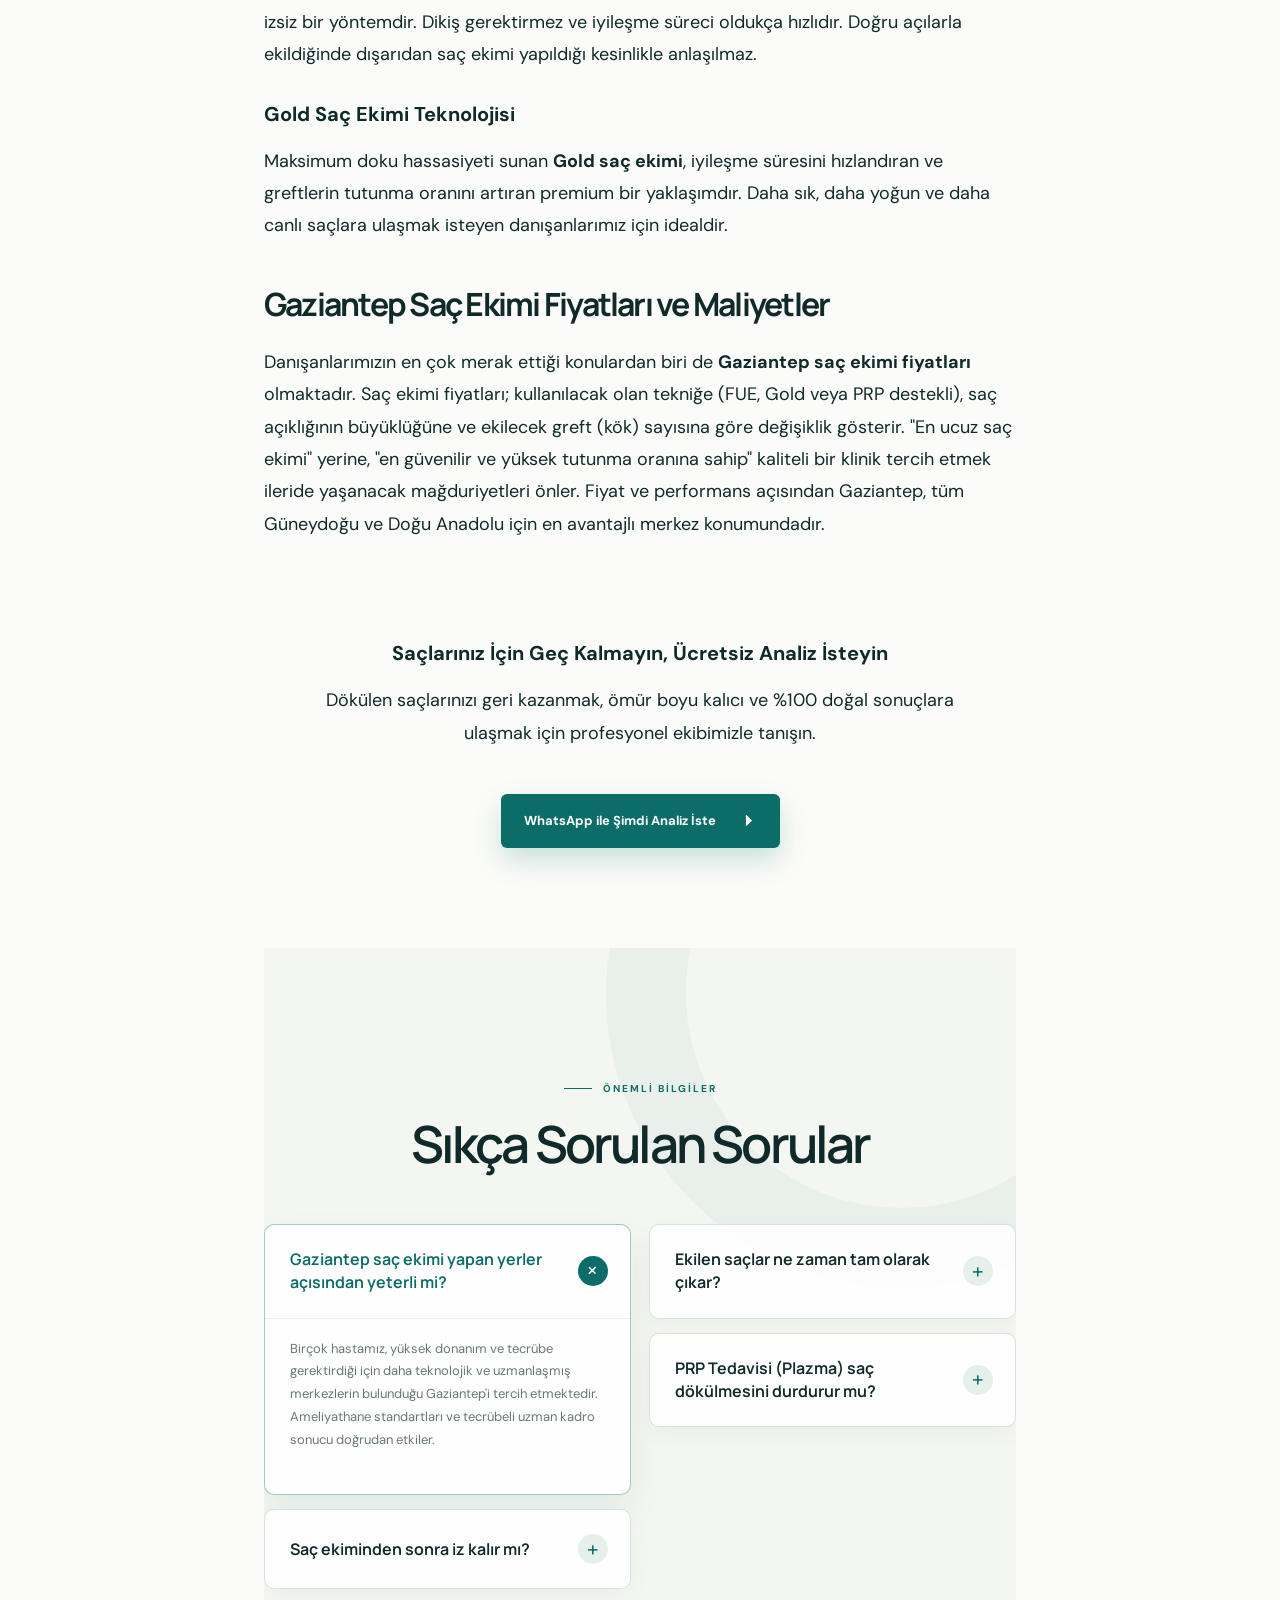
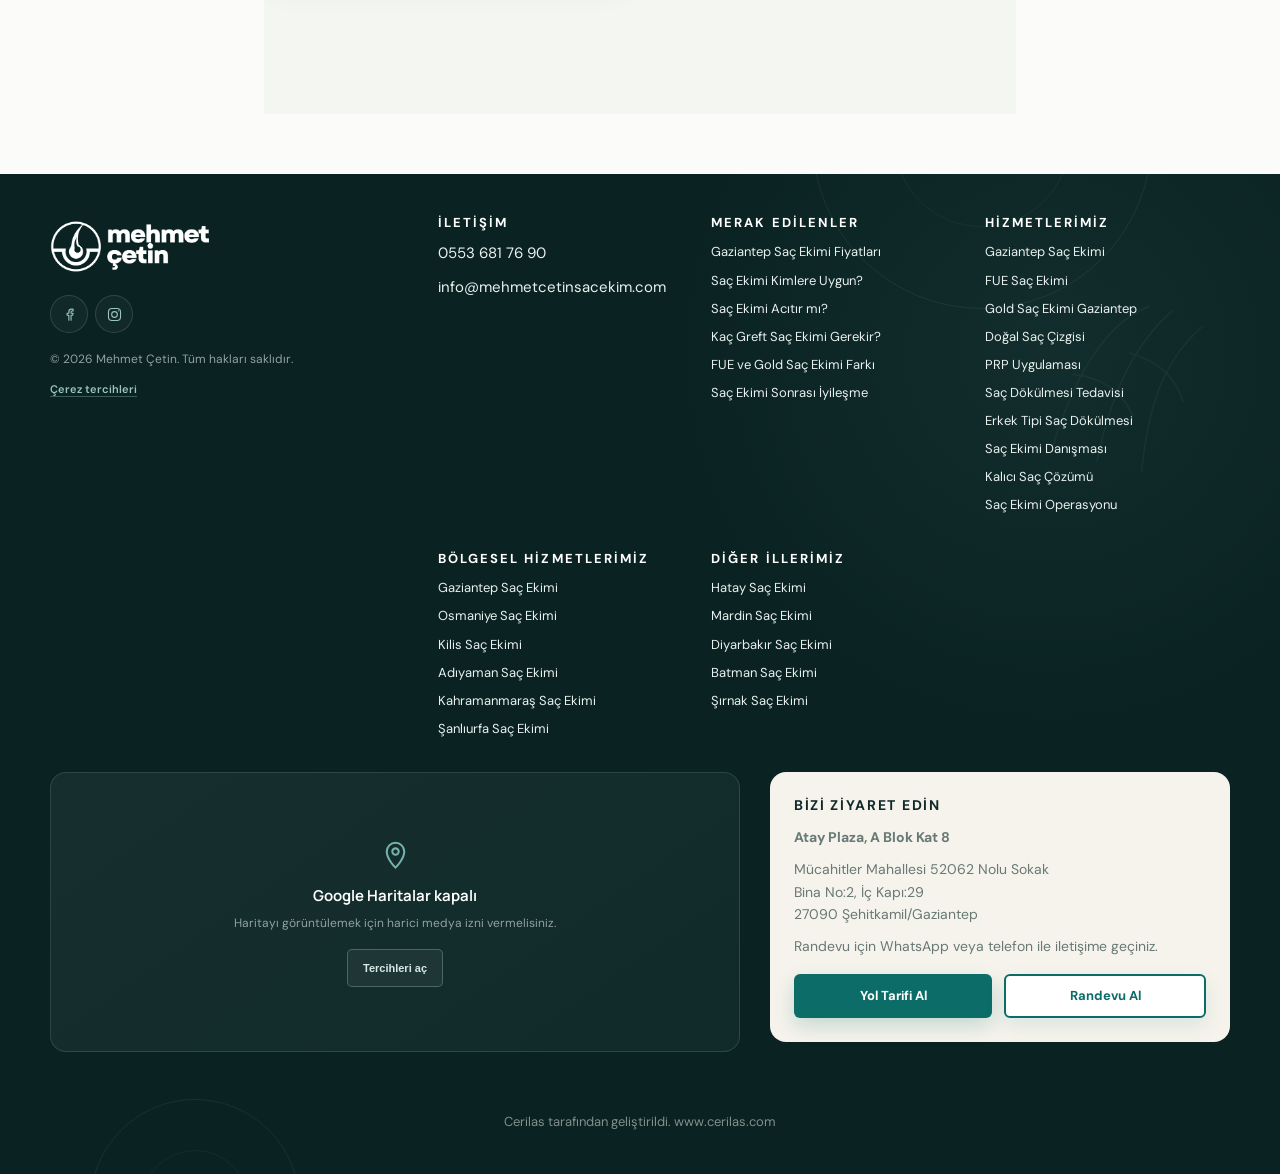
<file: gaziantep-sac-ekimi.html>
<!DOCTYPE html>
<html lang="tr">

<head>
  <!-- Google Tag Manager -->
  <script>(function(w,d,s,l,i){w[l]=w[l]||[];w[l].push({'gtm.start':
  new Date().getTime(),event:'gtm.js'});var f=d.getElementsByTagName(s)[0],
  j=d.createElement(s),dl=l!='dataLayer'?'&l='+l:'';j.async=true;j.src=
  'https://www.googletagmanager.com/gtm.js?id='+i+dl;f.parentNode.insertBefore(j,f);
  })(window,document,'script','dataLayer','GTM-W2ZSKTFK');</script>
  <!-- End Google Tag Manager -->
  <!-- Google tag (gtag.js) -->
  <script async src="https://www.googletagmanager.com/gtag/js?id=G-VPKPKY44ZM"></script>
  <script async src="https://www.googletagmanager.com/gtag/js?id=AW-18360103797"></script>
  <script>
    window.dataLayer = window.dataLayer || [];
    function gtag() { dataLayer.push(arguments); }
    gtag('js', new Date());

    gtag('config', 'G-VPKPKY44ZM');
    gtag('config', 'AW-18360103797');
  </script>
  <!-- Event snippet for Kişi conversion page -->
  <script>
    function gtag_report_conversion(url) {
      if (typeof gtag === "function") {
        gtag("event", "conversion", {
          "send_to": "AW-18360103797/h-xpCKiZg90cEPXm47JE"
        });
      }
      return true;
    }

    document.addEventListener("DOMContentLoaded", function () {
      document.querySelectorAll("a[href^=\"https://wa.me\"], a[href^=\"tel:\"]").forEach(function (link) {
        link.addEventListener("click", function () {
          gtag_report_conversion(link.href);
        });
      });
    });
  </script>
  <meta charset="UTF-8" />
  <meta name="viewport" content="width=device-width, initial-scale=1.0" />
  <meta name="description"
    content="Gaziantep'te saç ekimi alanında uzman Mehmet Çetin. FUE, Gold Saç Ekimi ve PRP uygulaması. 14+ yıl deneyim, 16.000+ başarılı operasyon. Doğal sonuç, birebir takip." />
  <meta name="keywords"
    content="Gaziantep saç ekimi, FUE, Gold saç ekimi, saç dökülmesi, doğal saç çizgisi, saç ekimi operasyonu" />
  <meta name="robots" content="index, follow, max-image-preview:large, max-snippet:-1, max-video-preview:-1" />
  <meta property="og:title" content="Gaziantep Saç Ekimi Merkezi | Mehmet Çetin Uzmanlığı" />
  <meta property="og:description"
    content="Gaziantep'te en iyi saç ekimi hizmetleri. Doğal sonuç, kişiye özel planlanma, 14+ yıl tecrübe ile Mehmet Çetin." />
  <meta property="og:type" content="website" />
  <meta property="og:url" content="https://mehmetcetinsacekim.com/gaziantep-sac-ekimi.html" />
  <meta property="og:locale" content="tr_TR" />
  <meta property="og:image" content="mehmet-cetin-hero-new.jpg" />
  <meta name="twitter:card" content="summary_large_image" />
  <meta name="author" content="Mehmet Çetin" />
  <meta name="copyright" content="© 2026 Mehmet Çetin" />
  <title>Gaziantep Saç Ekimi Merkezi & Fiyatları | En İyi Sonuçlar</title>
  <link rel="preconnect" href="https://fonts.googleapis.com" />
  <link rel="preconnect" href="https://fonts.gstatic.com" crossorigin />
  <link
    href="https://fonts.googleapis.com/css2?family=DM+Sans:wght@400;500;600;700&amp;family=Manrope:wght@400;500;600;700;800&amp;family=Noto+Sans+Arabic:wght@400;500;600;700;800&amp;display=swap"
    rel="stylesheet" />
  <link rel="stylesheet" href="styles.css?v=20260915-1" />
  <link rel="icon" href="favicon.svg" type="image/svg+xml" />
  <link rel="canonical" href="https://mehmetcetinsacekim.com/gaziantep-sac-ekimi.html" />
  <link rel="alternate" hreflang="tr" href="https://mehmetcetinsacekim.com/?lang=tr" />
  <link rel="alternate" hreflang="en" href="https://mehmetcetinsacekim.com/?lang=en" />
  <link rel="alternate" hreflang="ar" href="https://mehmetcetinsacekim.com/?lang=ar" />
  <link rel="alternate" hreflang="ru" href="https://mehmetcetinsacekim.com/?lang=ru" />
  <link rel="alternate" hreflang="x-default" href="https://mehmetcetinsacekim.com/" />
  
  <script src="cookie-consent.js?v=20260806-1" defer></script>
  <script type="application/ld+json">
    {
      "@context": "https://schema.org",
      "@type": "LocalBusiness",
      "name": "Mehmet Çetin Biyomedikal - Gaziantep Saç Ekimi",
      "description": "Gaziantep'te saç ekimi uzmanı. FUE, Gold Saç Ekimi ve PRP uygulaması.",
      "address": {
        "@type": "PostalAddress",
        "streetAddress": "Atay Plaza, A Blok Kat 8, Mücahitler Mahallesi 52062 Nolu Sokak Bina No:2, İç Kapı:29",
        "addressLocality": "Gaziantep",
        "addressRegion": "Gaziantep",
        "postalCode": "27090",
        "addressCountry": "TR"
      },
      "telephone": "+905536817690",
      "email": "info@mehmetcetinsacekim.com",
      "priceRange": "$$",
      "areaServed": "Gaziantep",
      "serviceType": ["Hair Transplant", "FUE Hair Transplant", "Gold Hair Transplant", "PRP Therapy"],
      "image": "mehmet-cetin-hero-new.jpg"
    }
    </script>
  <script type="application/ld+json">
    {
      "@context": "https://schema.org",
      "@type": "MedicalBusiness",
      "name": "Mehmet Çetin Biyomedikal",
      "medicalSpecialty": "Hair Restoration",
      "knowsAbout": ["FUE Hair Transplant", "Gold Hair Transplant", "PRP Therapy", "Hair Loss Treatment"]
    }
    </script>
  <script type="application/ld+json">
    {
      "@context": "https://schema.org",
      "@type": "FAQPage",
      "mainEntity": [
        {
          "@type": "Question",
          "name": "Gaziantep saç ekimi fiyatları ne kadar, kaç para?",
          "acceptedAnswer": {
            "@type": "Answer",
            "text": "Saç ekimi fiyatı; ihtiyaç duyulan greft sayısına, donör alanın durumuna, uygulanacak tekniğe ve seans planına göre değişir. Net fiyat için saç fotoğraflarıyla kişiye özel ön değerlendirme yapılır."
          }
        },
        {
          "@type": "Question",
          "name": "Saç ekimi kimlere uygundur?",
          "acceptedAnswer": {
            "@type": "Answer",
            "text": "Kalıcı veya genetik saç kaybı bulunan, donör alanı yeterli ve beklentileri gerçekçi kişiler saç ekimi için uygun olabilir. Saç kaybının nedeni ve donör kapasitesi kişiye özel değerlendirilmelidir."
          }
        },
        {
          "@type": "Question",
          "name": "Saç ekimi acıtır mı?",
          "acceptedAnswer": {
            "@type": "Answer",
            "text": "İşlem lokal anestezi altında planlanır. İlk uygulama sırasında kısa süreli batma, sonrasında ise geçici hassasiyet hissedilebilir; deneyim kişiden kişiye değişir."
          }
        },
        {
          "@type": "Question",
          "name": "Saç ekimi kaç saat sürer?",
          "acceptedAnswer": {
            "@type": "Answer",
            "text": "Süre; greft sayısına, ekim alanının büyüklüğüne ve kullanılan yönteme bağlıdır. Çoğu işlem aynı gün tamamlanır; geniş alanlarda birden fazla seans planlanabilir."
          }
        },
        {
          "@type": "Question",
          "name": "Kaç greft saç ekimine ihtiyacım var?",
          "acceptedAnswer": {
            "@type": "Answer",
            "text": "Greft ihtiyacı açıklığın genişliği, hedeflenen yoğunluk, saç teli yapısı ve donör kapasitesine göre belirlenir. Fotoğraflı analiz yaklaşık plan verir; kesin sayı yüz yüze değerlendirmede netleşir."
          }
        },
        {
          "@type": "Question",
          "name": "FUE saç ekimi ile Gold saç ekimi arasındaki fark nedir?",
          "acceptedAnswer": {
            "@type": "Answer",
            "text": "FUE, saç köklerinin tek tek alınmasına dayanan yöntemdir. Gold uygulamasında kanal ve greft planlamasında özel uçlar kullanılır. Uygun yöntem saç yapısı, donör alan ve hedefe göre seçilir."
          }
        },
        {
          "@type": "Question",
          "name": "Ekilen saçlar ne zaman çıkar?",
          "acceptedAnswer": {
            "@type": "Answer",
            "text": "İlk haftalardaki geçici dökülmenin ardından yeni saçlar çoğunlukla dördüncü ay civarında görünmeye başlar. Sonucun belirginleşmesi genellikle 10–18 ay sürebilir."
          }
        },
        {
          "@type": "Question",
          "name": "Saç ekimi kalıcı mı?",
          "acceptedAnswer": {
            "@type": "Answer",
            "text": "Donör bölgeden alınan kökler genellikle dökülmeye daha dirençlidir. Ancak çevredeki mevcut saçlar zamanla seyrelmeye devam edebilir; kalıcılık ve yoğunluk kişisel koşullara bağlıdır."
          }
        },
        {
          "@type": "Question",
          "name": "Saç ekimi sonrası iyileşme kaç gün sürer?",
          "acceptedAnswer": {
            "@type": "Answer",
            "text": "İlk günlerde kızarıklık, kabuklanma, şişlik veya hassasiyet görülebilir. Greftlerin özellikle ilk iki hafta korunması önemlidir; günlük yaşama dönüş yapılan işe ve iyileşme hızına göre değişir."
          }
        },
        {
          "@type": "Question",
          "name": "Saç ekimi sonrası ilk yıkama ve spor ne zaman yapılır?",
          "acceptedAnswer": {
            "@type": "Answer",
            "text": "İlk yıkama ve bakım, kişiye verilen plana göre nazikçe yapılır. Darbe, yoğun terleme ve ağır egzersizden önerilen süre boyunca kaçınmak gerekir; net zamanlama iyileşmeye göre belirlenir."
          }
        },
        {
          "@type": "Question",
          "name": "Kadınlara saç ekimi yapılır mı?",
          "acceptedAnswer": {
            "@type": "Answer",
            "text": "Evet, uygun saç kaybı tipi ve yeterli donör kapasitesi bulunan kadınlara da saç ekimi planlanabilir. Yaygın veya geçici dökülmelerde önce saç kaybının nedeni değerlendirilmelidir."
          }
        },
        {
          "@type": "Question",
          "name": "Saç ekimi için ideal yaş kaçtır?",
          "acceptedAnswer": {
            "@type": "Answer",
            "text": "Tek başına yaş belirleyici değildir. Saç dökülmesinin seyri, donör alan, aile öyküsü ve ileride oluşabilecek kayıp birlikte değerlendirilerek uzun vadeli plan yapılır."
          }
        },
        {
          "@type": "Question",
          "name": "Donör alanı zayıf olanlara saç ekimi yapılabilir mi?",
          "acceptedAnswer": {
            "@type": "Answer",
            "text": "Donör alanın yoğunluğu ve saç tellerinin niteliği alınabilecek greft sayısını sınırlar. Zayıf donör alanda daha kontrollü yoğunluk, farklı bölge önceliği veya seans planı gerekebilir."
          }
        },
        {
          "@type": "Question",
          "name": "Doğal saç çizgisi nasıl planlanır?",
          "acceptedAnswer": {
            "@type": "Answer",
            "text": "Doğal saç çizgisi; yüz oranı, yaş, mevcut saç yönü, açıklık ve donör kapasitesi birlikte değerlendirilerek tasarlanır. Tek tip veya gereğinden fazla düz bir çizgi yerine kişiye uyum hedeflenir."
          }
        }
      ]
    }
    </script>

  <script type="application/ld+json">
  {
    "@context": "https://schema.org",
    "@type": "Article",
    "headline": "Gaziantep Saç Ekimi ve En İyi Saç Ekim Merkezi Arayışı",
    "description": "Gaziantep bölgesinden kliniğimize ulaşan danışanlarımız için FUE ve Gold teknikleriyle kişiye özel saç ekimi planlaması. En iyi saç ekimi merkezine ulaşın.",
    "author": {
      "@type": "Person",
      "name": "Mehmet Çetin"
    },
    "publisher": {
      "@type": "Organization",
      "name": "Mehmet Çetin Saç Ekimi",
      "logo": {
        "@type": "ImageObject",
        "url": "https://mehmetcetinsacekim.com/mcetin-logo.png"
      }
    }
  }
  </script>
</head>

<body>
  <!-- Google Tag Manager (noscript) -->
  <noscript><iframe src="https://www.googletagmanager.com/ns.html?id=GTM-W2ZSKTFK"
  height="0" width="0" style="display:none;visibility:hidden"></iframe></noscript>
  <!-- End Google Tag Manager (noscript) -->
  <header class="site-header">
    <div class="container nav-wrap">
      <a class="brand" href="index.html" aria-label="Ana sayfa">
        <img src="mcetin-logo.png" alt="Mehmet Çetin" />
      </a>

      <nav aria-label="Ana menü">
        <a href="index.html#hizmetler">Uygulamalar</a>
        <a href="index.html#surec">Süreç</a>
        <a href="index.html#sonuclar">Sonuçlar</a>
        <a href="index.html#hakkimda">Hakkımda</a>
        <a href="#sss">SSS</a>
      </nav>

      <div class="social-links header-social" aria-label="Sosyal medya">
        <a href="https://www.facebook.com/mehmet.cetin.73550" target="_blank" rel="noopener noreferrer"
          aria-label="Facebook">
          <svg viewBox="0 0 24 24" aria-hidden="true">
            <path
              d="M14.2 20v-7h2.4l.4-2.8h-2.8V8.4c0-.8.2-1.4 1.4-1.4h1.5V4.5c-.3 0-1.2-.1-2.2-.1-2.2 0-3.8 1.4-3.8 3.9v1.9H8.6V13h2.5v7" />
          </svg>
        </a>
        <a href="https://www.instagram.com/mehmetcetin_sacekimi/" target="_blank" rel="noopener noreferrer"
          aria-label="Instagram">
          <svg viewBox="0 0 24 24" aria-hidden="true">
            <rect x="3.5" y="3.5" width="17" height="17" rx="5" />
            <circle cx="12" cy="12" r="4" />
            <circle cx="17.5" cy="6.8" r=".8" class="social-dot" />
          </svg>
        </a>
      </div>

      

      <div class="header-cta-group">
        <a class="header-cta header-cta-phone" href="tel:+905536817690" aria-label="Telefonla arayın">
          <svg viewBox="0 0 24 24" aria-hidden="true">
            <path
              d="M7.2 3.8 9.5 8 7.8 9.7a15.2 15.2 0 0 0 6.5 6.5l1.7-1.7 4.2 2.3-.7 3.1c-.2.8-.9 1.3-1.7 1.3C9.5 20.7 3.3 14.5 2.8 6.2c0-.8.5-1.5 1.3-1.7l3.1-.7Z" />
          </svg>
          <span>Hemen Ara</span>
        </a>
        <a class="header-cta header-cta-wa" href="https://wa.me/905536817690" target="_blank" rel="noopener" aria-label="WhatsApp'tan iletişime geçin">
          <img src="whatsapp-logo.png" alt="WhatsApp" class="wa-inline-icon">
          <span>WhatsApp</span>
        </a>
      </div>
    </div>
  </header>

  
    
    <main id="top" class="seo-blog-container">
      <div class="seo-breadcrumb">
        <a href="/">Ana Sayfa</a> &gt; <span>Gaziantep Saç Ekimi Merkezi</span>
      </div>
      
      <article class="seo-blog-content">
        <h1>Gaziantep Saç Ekimi ve En İyi Saç Ekim Merkezi Arayışı</h1>
        
        <p>Erkeklerde ve kadınlarda görülen saç dökülmesi, özgüven kaybına neden olan temel estetik sorunların başında gelir. <strong>Gaziantep saç ekimi</strong> ve <strong>saç dökülmesi tedavisi</strong> konusunda araştırma yapan birçok danışanımız, kalıcı ve kesin çözüm için modern tekniklerin uygulandığı Gaziantep merkezli kliniğimizi tercih etmektedir. Amacımız yalnızca boşlukları doldurmak değil; <strong>en iyi saç ekim merkezi</strong> standartlarında, yüzünüze mükemmel uyum sağlayan %100 <strong>doğal saç ekimi</strong> sonuçları yaratmaktır.</p>
        
        <p>Saç ekimi, geri dönüşü zor olan ve uzmanlık gerektiren hassas bir cerrahi prosedürdür. Biyomedikal Uzmanı Mehmet Çetin liderliğindeki profesyonel ekibimiz, 14 yılı aşkın sürede edindiği 16.000'den fazla başarılı operasyon deneyimiyle <strong>Gaziantep</strong> bölgesinden gelen misafirlerine güvenli, ağrısız ve ömür boyu kalıcı çözümler sunmaktadır.</p>
        
        <h2>Gaziantep'den Gelen Misafirlerimiz İçin Süreç Nasıl İşliyor?</h2>
        <p>Saç ekimi işlemi için kliniğimize ulaşmak son derece kolaydır. Bulunduğunuz konuma sadece <strong>Merkez</strong> mesafede olan Gaziantep kliniğimiz, gelişmiş sağlık turizmi altyapısı sayesinde <strong>Gaziantep saç ekim merkezleri</strong> arayışında olan hastalarımıza konforlu bir alternatif oluşturur. Sürecimiz 4 temel adımdan oluşur:</p>
        <ul>
          <li><strong>Ücretsiz Online Saç Analizi:</strong> Kliniğimize gelmeden önce WhatsApp üzerinden fotoğraflarınızı ileterek donör alan durumunuzu ve ihtiyacınız olan greft sayısını net bir şekilde öğrenebilirsiniz.</li>
          <li><strong>Birebir Ön Görüşme ve Saç Çizgisi Tasarımı:</strong> Saç ekiminde en kritik aşama tasarımdır. Yaşınıza, yüz oranınıza ve mimiklerinize göre altın orana uygun bir doğal saç çizgisi planlaması yapılır.</li>
          <li><strong>Ağrısız ve Konforlu Operasyon:</strong> Lokal anestezi eşliğinde gerçekleştirilen işlemlerde, <strong>FUE saç ekimi</strong> ve <strong>Gold saç ekimi</strong> teknikleriyle greftleriniz özenle nakledilir.</li>
          <li><strong>VIP Transfer ve Ücretsiz Konaklama:</strong> Şehir dışından (Gaziantep) gelen misafirlerimiz, yorgunluk yaşamaması adına talep doğrultusunda anlaşmalı 5 yıldızlı otellerde konaklatılır ve tüm transferleri sağlanır.</li>
        </ul>

        <h2>Modern Saç Ekimi Yöntemleri: FUE ve Gold Saç Ekimi</h2>
        <p>Kliniğimizde, dünyada kabul görmüş en geçerli ve başarılı yöntemleri kullanıyoruz. Saç ekiminde başarıyı belirleyen faktör doğru tekniktir:</p>
        
        <h3>FUE Saç Ekimi (Foliküler Ünite Ekstraksiyonu)</h3>
        <p><strong>FUE saç ekimi</strong>, saç köklerinin donör bölgeden tek tek mikro motorlar yardımıyla alındığı izsiz bir yöntemdir. Dikiş gerektirmez ve iyileşme süreci oldukça hızlıdır. Doğru açılarla ekildiğinde dışarıdan saç ekimi yapıldığı kesinlikle anlaşılmaz.</p>
        
        <h3>Gold Saç Ekimi Teknolojisi</h3>
        <p>Maksimum doku hassasiyeti sunan <strong>Gold saç ekimi</strong>, iyileşme süresini hızlandıran ve greftlerin tutunma oranını artıran premium bir yaklaşımdır. Daha sık, daha yoğun ve daha canlı saçlara ulaşmak isteyen danışanlarımız için idealdir.</p>

        <h2>Gaziantep Saç Ekimi Fiyatları ve Maliyetler</h2>
        <p>Danışanlarımızın en çok merak ettiği konulardan biri de <strong>Gaziantep saç ekimi fiyatları</strong> olmaktadır. Saç ekimi fiyatları; kullanılacak olan tekniğe (FUE, Gold veya PRP destekli), saç açıklığının büyüklüğüne ve ekilecek greft (kök) sayısına göre değişiklik gösterir. "En ucuz saç ekimi" yerine, "en güvenilir ve yüksek tutunma oranına sahip" kaliteli bir klinik tercih etmek ileride yaşanacak mağduriyetleri önler. Fiyat ve performans açısından Gaziantep, tüm Güneydoğu ve Doğu Anadolu için en avantajlı merkez konumundadır.</p>

        <div class="seo-blog-cta">
          <h3>Saçlarınız İçin Geç Kalmayın, Ücretsiz Analiz İsteyin</h3>
          <p>Dökülen saçlarınızı geri kazanmak, ömür boyu kalıcı ve %100 doğal sonuçlara ulaşmak için profesyonel ekibimizle tanışın.</p>
          <br>
          <a class="btn btn-primary" href="https://wa.me/905536817690" target="_blank" rel="noopener">
            WhatsApp ile Şimdi Analiz İste
            <svg viewBox="0 0 20 20" aria-hidden="true" width="20" style="vertical-align: middle; margin-left: 8px; fill: white;"><path d="m7 4 6 6-6 6"/></svg>
          </a>
        </div>
      </article>
      
      <section class="section faq" id="sss">
        <div class="faq-head">
          <span class="kicker">Önemli Bilgiler</span>
          <h2>Sıkça Sorulan Sorular</h2>
        </div>
        <div class="faq-grid" style="margin-top: 40px;">
          <div class="faq-column">
            <details open>
              <summary>Gaziantep saç ekimi yapan yerler açısından yeterli mi?</summary>
              <div class="faq-answer">
                <p>Birçok hastamız, yüksek donanım ve tecrübe gerektirdiği için daha teknolojik ve uzmanlaşmış merkezlerin bulunduğu Gaziantep'i tercih etmektedir. Ameliyathane standartları ve tecrübeli uzman kadro sonucu doğrudan etkiler.</p>
              </div>
            </details>
            <details>
              <summary>Saç ekiminden sonra iz kalır mı?</summary>
              <div class="faq-answer">
                <p>Kliniğimizde uyguladığımız FUE ve Gold saç ekimi teknikleri tamamen izsiz (scarless) teknolojilerdir. Operasyondan kısa süre sonra hiçbir kesi veya dikiş izi kalmadan hayatınıza devam edebilirsiniz.</p>
              </div>
            </details>
          </div>
          <div class="faq-column">
            <details>
              <summary>Ekilen saçlar ne zaman tam olarak çıkar?</summary>
              <div class="faq-answer">
                <p>İlk haftalarda şok dökülme yaşanması normaldir. Ekilen saçlar genellikle 3. aydan itibaren çıkmaya başlar. 6. ayda sonuçlar gözle görülür hale gelir, 12 ila 15. aylar arasında ise tam, kalıcı formuna kavuşur.</p>
              </div>
            </details>
            <details>
              <summary>PRP Tedavisi (Plazma) saç dökülmesini durdurur mu?</summary>
              <div class="faq-answer">
                <p>Kendi kanınızdaki onarıcı hücrelerle yapılan PRP uygulaması, mevcut saç tellerini kalınlaştırır, canlandırır ve dökülmeyi büyük oranda yavaşlatır. Saç ekimi sonrası uygulanması ise yeni ekilen greftlerin beslenmesini destekler.</p>
              </div>
            </details>
          </div>
        </div>
      </section>
    </main>



  <footer>
    <span class="footer-decor-ring footer-decor-ring-one" aria-hidden="true"></span>
    <span class="footer-decor-ring footer-decor-ring-two" aria-hidden="true"></span>
    <svg class="footer-decor-icon" viewBox="0 0 220 220" aria-hidden="true">
      <path d="M42 178c9-58 29-115 68-136" />
      <path d="M83 186c4-56 15-104 48-143" />
      <path d="M124 190c-2-54 3-99 36-137" />
      <path d="M51 112c25-1 45 8 58 29" />
      <path d="M99 86c25 3 43 15 53 36" />
    </svg>
    <div class="container footer-content">
      <div class="footer-brand-block">
        <a class="brand footer-brand" href="#top">
          <img src="mcetyin-footerlogo.png" alt="Mehmet Çetin" />
        </a>
        <div class="social-links footer-social" aria-label="Sosyal medya">
          <a href="https://www.facebook.com/mehmet.cetin.73550" target="_blank" rel="noopener noreferrer"
            aria-label="Facebook">
            <svg viewBox="0 0 24 24" aria-hidden="true">
              <path
                d="M14.2 20v-7h2.4l.4-2.8h-2.8V8.4c0-.8.2-1.4 1.4-1.4h1.5V4.5c-.3 0-1.2-.1-2.2-.1-2.2 0-3.8 1.4-3.8 3.9v1.9H8.6V13h2.5v7" />
            </svg>
          </a>
          <a href="https://www.instagram.com/mehmetcetin_sacekimi/" target="_blank" rel="noopener noreferrer"
            aria-label="Instagram">
            <svg viewBox="0 0 24 24" aria-hidden="true">
              <rect x="3.5" y="3.5" width="17" height="17" rx="5" />
              <circle cx="12" cy="12" r="4" />
              <circle cx="17.5" cy="6.8" r=".8" class="social-dot" />
            </svg>
          </a>
        </div>
        <p class="footer-copy">© 2026 Mehmet Çetin. Tüm hakları saklıdır.</p>
        <button class="cookie-settings-link" type="button">Çerez tercihleri</button>
      </div>

      <div class="footer-details">
        <div class="footer-info">
          <h3>İletişim</h3>
          <a href="tel:+905536817690">0553 681 76 90</a>
          <a href="mailto:info@mehmetcetinsacekim.com">info@mehmetcetinsacekim.com</a>
        </div>

        <div class="footer-info footer-seo">
          <h3>Merak Edilenler</h3>
          <a href="#sac-ekimi-fiyatlari">Gaziantep Saç Ekimi Fiyatları</a>
          <a href="#sac-ekimi-kimlere-uygun">Saç Ekimi Kimlere Uygun?</a>
          <a href="#sac-ekimi-acitir-mi">Saç Ekimi Acıtır mı?</a>
          <a href="#kac-greft-gerekir">Kaç Greft Saç Ekimi Gerekir?</a>
          <a href="#fue-gold-farki">FUE ve Gold Saç Ekimi Farkı</a>
          <a href="#sac-ekimi-sonrasi">Saç Ekimi Sonrası İyileşme</a>
        </div>

        <div class="footer-info footer-seo">
          <h3>Hizmetlerimiz</h3>
          <a href="/gaziantep-sac-ekimi.html">Gaziantep Saç Ekimi</a>
          <a href="https://wa.me/905536817690">FUE Saç Ekimi</a>
          <a href="https://wa.me/905536817690">Gold Saç Ekimi Gaziantep</a>
          <a href="https://wa.me/905536817690">Doğal Saç Çizgisi</a>
          <a href="https://wa.me/905536817690">PRP Uygulaması</a>
          <a href="https://wa.me/905536817690">Saç Dökülmesi Tedavisi</a>
          <a href="https://wa.me/905536817690">Erkek Tipi Saç Dökülmesi</a>
          <a href="https://wa.me/905536817690">Saç Ekimi Danışması</a>
          <a href="https://wa.me/905536817690">Kalıcı Saç Çözümü</a>
          <a href="https://wa.me/905536817690">Saç Ekimi Operasyonu</a>
        </div>
        
        <div class="footer-info footer-seo">
          <h3>Bölgesel Hizmetlerimiz</h3>
          <a href="gaziantep-sac-ekimi.html">Gaziantep Saç Ekimi</a>
          <a href="osmaniye-sac-ekimi.html">Osmaniye Saç Ekimi</a>
          <a href="kilis-sac-ekimi.html">Kilis Saç Ekimi</a>
          <a href="adiyaman-sac-ekimi.html">Adıyaman Saç Ekimi</a>
          <a href="kahramanmaras-sac-ekimi.html">Kahramanmaraş Saç Ekimi</a>
          <a href="sanliurfa-sac-ekimi.html">Şanlıurfa Saç Ekimi</a>
        </div>

        <div class="footer-info footer-seo">
          <h3>Diğer İllerimiz</h3>
          <a href="hatay-sac-ekimi.html">Hatay Saç Ekimi</a>
          <a href="mardin-sac-ekimi.html">Mardin Saç Ekimi</a>
          <a href="diyarbakir-sac-ekimi.html">Diyarbakır Saç Ekimi</a>
          <a href="batman-sac-ekimi.html">Batman Saç Ekimi</a>
          <a href="sirnak-sac-ekimi.html">Şırnak Saç Ekimi</a>
        </div>
      </div>
    </div>

    <div class="container footer-map-wrap">
      <div class="footer-map-container">
        <div class="footer-map-content">
          <div class="map-consent-placeholder">
            <svg viewBox="0 0 24 24" aria-hidden="true">
              <path d="M12 21s6-5.7 6-11a6 6 0 1 0-12 0c0 5.3 6 11 6 11Z" />
              <circle cx="12" cy="10" r="2.2" />
            </svg>
            <strong>Google Haritalar kapalı</strong>
            <p>Haritayı görüntülemek için harici medya izni vermelisiniz.</p>
            <button class="map-consent-button" type="button">Tercihleri aç</button>
          </div>
          <iframe title="Gaziantep konum haritası"
            data-cookie-src="https://www.google.com/maps?q=37.0748307,37.3705138&amp;z=17&amp;output=embed"
            loading="lazy" referrerpolicy="no-referrer-when-downgrade" allowfullscreen></iframe>
        </div>
        <div class="footer-address-box">
          <h3>Bizi Ziyaret Edin</h3>
          <p><strong>Atay Plaza, A Blok Kat 8</strong></p>
          <p>Mücahitler Mahallesi 52062 Nolu Sokak<br />Bina No:2, İç Kapı:29<br />27090 Şehitkamil/Gaziantep</p>
          <p class="address-note">Randevu için WhatsApp veya telefon ile iletişime geçiniz.</p>
          <div class="footer-button-group">
            <a class="btn btn-directions"
              href="https://www.google.com/maps/dir/?api=1&amp;destination=37.0748307,37.3705138" target="_blank"
              rel="noopener">
              <span>Yol Tarifi Al</span>
            </a>
            <a class="btn btn-appointment" href="https://wa.me/905536817690" target="_blank" rel="noopener">
              <span>Randevu Al</span>
            </a>
          </div>
        </div>
      </div>
    </div>
    <div class="developer-credit" style="text-align: center; padding: 20px 0; font-size: 13px; color: #81908d; border-top: 1px solid rgba(0,0,0,0.05); margin-top: 40px; width: 100%; clear: both;">
      <a href="https://www.cerilas.com" target="_blank" rel="noopener" style="color: inherit; text-decoration: none;">Cerilas tarafından geliştirildi. www.cerilas.com</a>
    </div>
  </footer>

  <section class="cookie-banner" aria-label="Çerez tercihleri" aria-live="polite">
    <div class="cookie-banner-copy">
      <span class="cookie-kicker">Gizlilik tercihleriniz</span>
      <h2>Kontrol sizde.</h2>
      <p>Siteyi çalıştırmak ve dil tercihinizi hatırlamak için gerekli depolamayı kullanıyoruz. Google Haritalar
        yalnızca izin verirseniz yüklenir.</p>
    </div>
    <div class="cookie-banner-actions">
      <button class="cookie-action cookie-accept" type="button">Tümünü kabul et</button>
      <button class="cookie-action cookie-reject" type="button">İsteğe bağlıları reddet</button>
      <button class="cookie-preferences" type="button">Tercihler ve detaylar</button>
    </div>
  </section>

  <div class="cookie-modal" aria-hidden="true">
    <button class="cookie-modal-backdrop" type="button" aria-label="Kapat"></button>
    <section class="cookie-dialog" role="dialog" aria-modal="true" aria-labelledby="cookie-dialog-title">
      <button class="cookie-close" type="button" aria-label="Kapat"><span></span></button>
      <span class="cookie-kicker">Çerez ve depolama ayrıntıları</span>
      <h2 id="cookie-dialog-title">Gizlilik tercihlerinizi yönetin</h2>
      <p class="cookie-dialog-intro">Zorunlu depolama her zaman etkindir. Harici medya tercihinizi dilediğiniz zaman
        değiştirebilirsiniz.</p>

      <div class="cookie-notice">
        <h3>Aydınlatma bilgisi</h3>
        <p>Veri sorumlusu Mehmet Çetin’dir. Tercihler; siteyi seçtiğiniz dilde sunmak, rıza kaydınızı saklamak ve izin
          verdiğinizde Google Haritalar içeriğini göstermek amacıyla işlenir.</p>
      </div>

      <div class="cookie-category">
        <div>
          <span class="cookie-category-label">Her zaman etkin</span>
          <h3>Zorunlu depolama</h3>
          <p>site-cookie-consent: Seçiminizi 180 gün saklar. site-language: Seçtiğiniz dili cihazınızda saklar. Her
            ikisi de birinci taraf yerel depolamadır.</p>
        </div>
        <label class="cookie-toggle cookie-toggle-disabled">
          <input type="checkbox" checked disabled />
          <span aria-hidden="true"></span>
        </label>
      </div>

      <div class="cookie-category">
        <div>
          <span class="cookie-category-label">İsteğe bağlı</span>
          <h3>Harici medya</h3>
          <p>Google Haritalar etkinleştirildiğinde IP adresi ve teknik bilgiler Google’a aktarılabilir; Google üçüncü
            taraf çerezleri kullanabilir. Süreler Google’ın politikasına göre değişebilir.</p>
        </div>
        <label class="cookie-toggle">
          <input class="cookie-external-toggle" type="checkbox" />
          <span aria-hidden="true"></span>
        </label>
      </div>

      <p class="cookie-no-tracking">Bu sitede analiz, performans veya reklam çerezi kullanılmamaktadır.</p>

      <div class="cookie-dialog-actions">
        <button class="cookie-action cookie-save" type="button">Seçimlerimi kaydet</button>
        <button class="cookie-action cookie-dialog-reject" type="button">İsteğe bağlıları reddet</button>
      </div>
    </section>
  </div>

    <!-- Mobil Sabit Hızlı İletişim Barı -->
  <aside class="mobile-bottom-bar" aria-label="Hızlı İletişim">
    <a class="btn-mobile-call" href="tel:+905536817690" aria-label="Telefonla arayın">
      <svg viewBox="0 0 24 24" aria-hidden="true">
        <path
          d="M7.2 3.8 9.5 8 7.8 9.7a15.2 15.2 0 0 0 6.5 6.5l1.7-1.7 4.2 2.3-.7 3.1c-.2.8-.9 1.3-1.7 1.3C9.5 20.7 3.3 14.5 2.8 6.2c0-.8.5-1.5 1.3-1.7l3.1-.7Z" />
      </svg>
      <span>Hemen Ara</span>
    </a>
    <a class="btn-mobile-wa" href="https://wa.me/905536817690" target="_blank" rel="noopener" aria-label="WhatsApp'tan iletişime geçin">
      <img src="whatsapp-logo.png" alt="WhatsApp">
      <span>WhatsApp</span>
    </a>
  </aside>

  <a class="floating-wa" href="https://wa.me/905536817690" target="_blank" rel="noopener"
    aria-label="WhatsApp'tan iletişime geçin">
    <img src="whatsapp-logo.png" alt="WhatsApp">
  </a>

  <script>
    (() => {
      if ("scrollRestoration" in history) {
        history.scrollRestoration = "manual";
      }

      if (!window.location.hash) {
        window.addEventListener("pageshow", () => {
          requestAnimationFrame(() => window.scrollTo(0, 0));
        }, { once: true });
      }

      const items = [...document.querySelectorAll(".faq details")];
      const reduceMotion = window.matchMedia("(prefers-reduced-motion: reduce)");
      const animations = new WeakMap();

      const setItemState = (item, shouldOpen) => {
        const summary = item.querySelector("summary");
        const answer = item.querySelector(".faq-answer");
        const running = animations.get(item);

        if (running) {
          running.cancel();
          animations.delete(item);
        }

        if (reduceMotion.matches) {
          item.open = shouldOpen;
          return;
        }

        const startHeight = item.getBoundingClientRect().height;
        item.open = true;
        const summaryHeight = summary.getBoundingClientRect().height;
        const endHeight = shouldOpen ? summaryHeight + answer.scrollHeight : summaryHeight;

        item.style.height = `${startHeight}px`;
        item.style.overflow = "hidden";

        const animation = item.animate(
          { height: [`${startHeight}px`, `${endHeight}px`] },
          { duration: shouldOpen ? 380 : 300, easing: "cubic-bezier(.22, 1, .36, 1)" }
        );

        animations.set(item, animation);

        if (shouldOpen) {
          answer.animate(
            [
              { opacity: 0, transform: "translateY(-8px)" },
              { opacity: 1, transform: "translateY(0)" }
            ],
            { duration: 320, delay: 55, easing: "cubic-bezier(.22, 1, .36, 1)", fill: "both" }
          );
        } else {
          answer.animate(
            [
              { opacity: 1, transform: "translateY(0)" },
              { opacity: 0, transform: "translateY(-6px)" }
            ],
            { duration: 180, easing: "ease-out", fill: "both" }
          );
        }

        animation.onfinish = () => {
          item.open = shouldOpen;
          item.style.height = "";
          item.style.overflow = "";
          answer.getAnimations().forEach((current) => current.cancel());
          animations.delete(item);
        };
      };

      items.forEach((item) => {
        item.querySelector("summary").addEventListener("click", (event) => {
          event.preventDefault();
          const shouldOpen = !item.open;

          items.forEach((otherItem) => {
            if (otherItem !== item && otherItem.open) {
              setItemState(otherItem, false);
            }
          });

          setItemState(item, shouldOpen);
        });
      });
    })();
  </script>
</body>

</html>
</file>
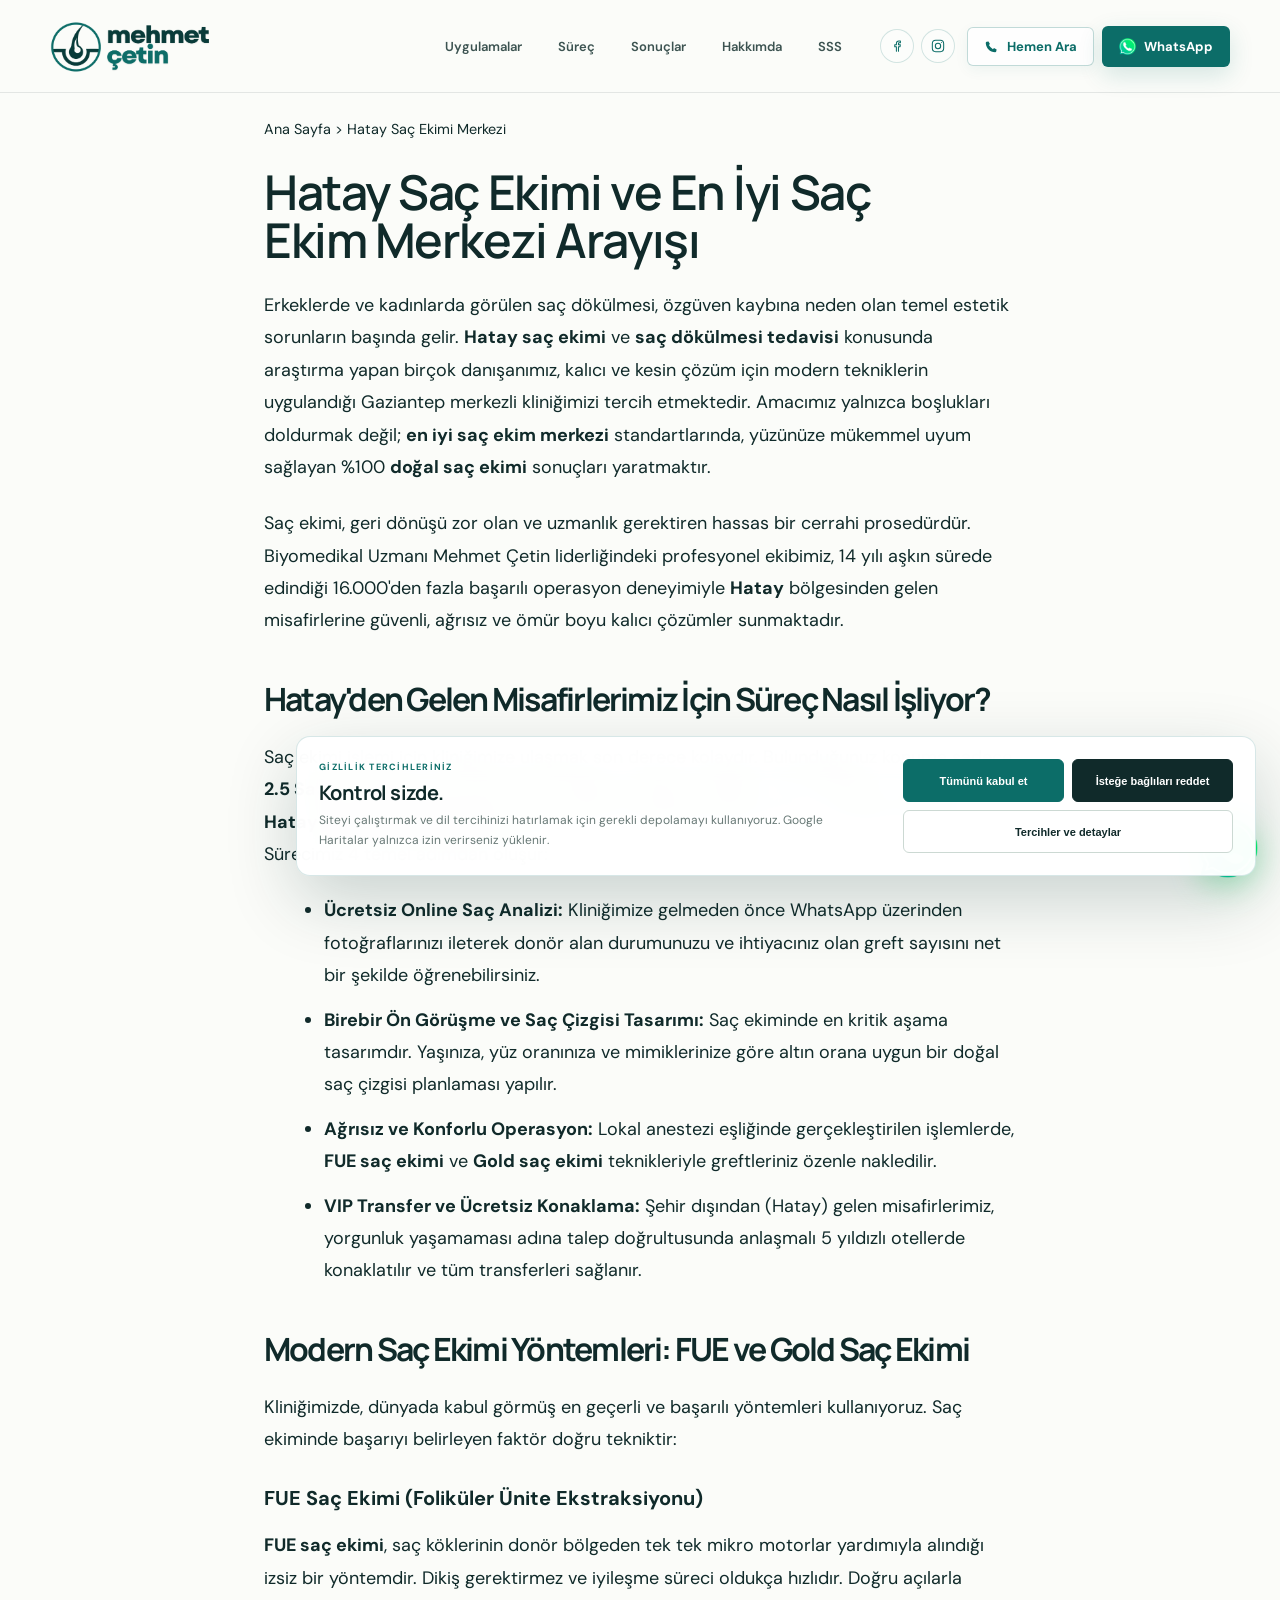
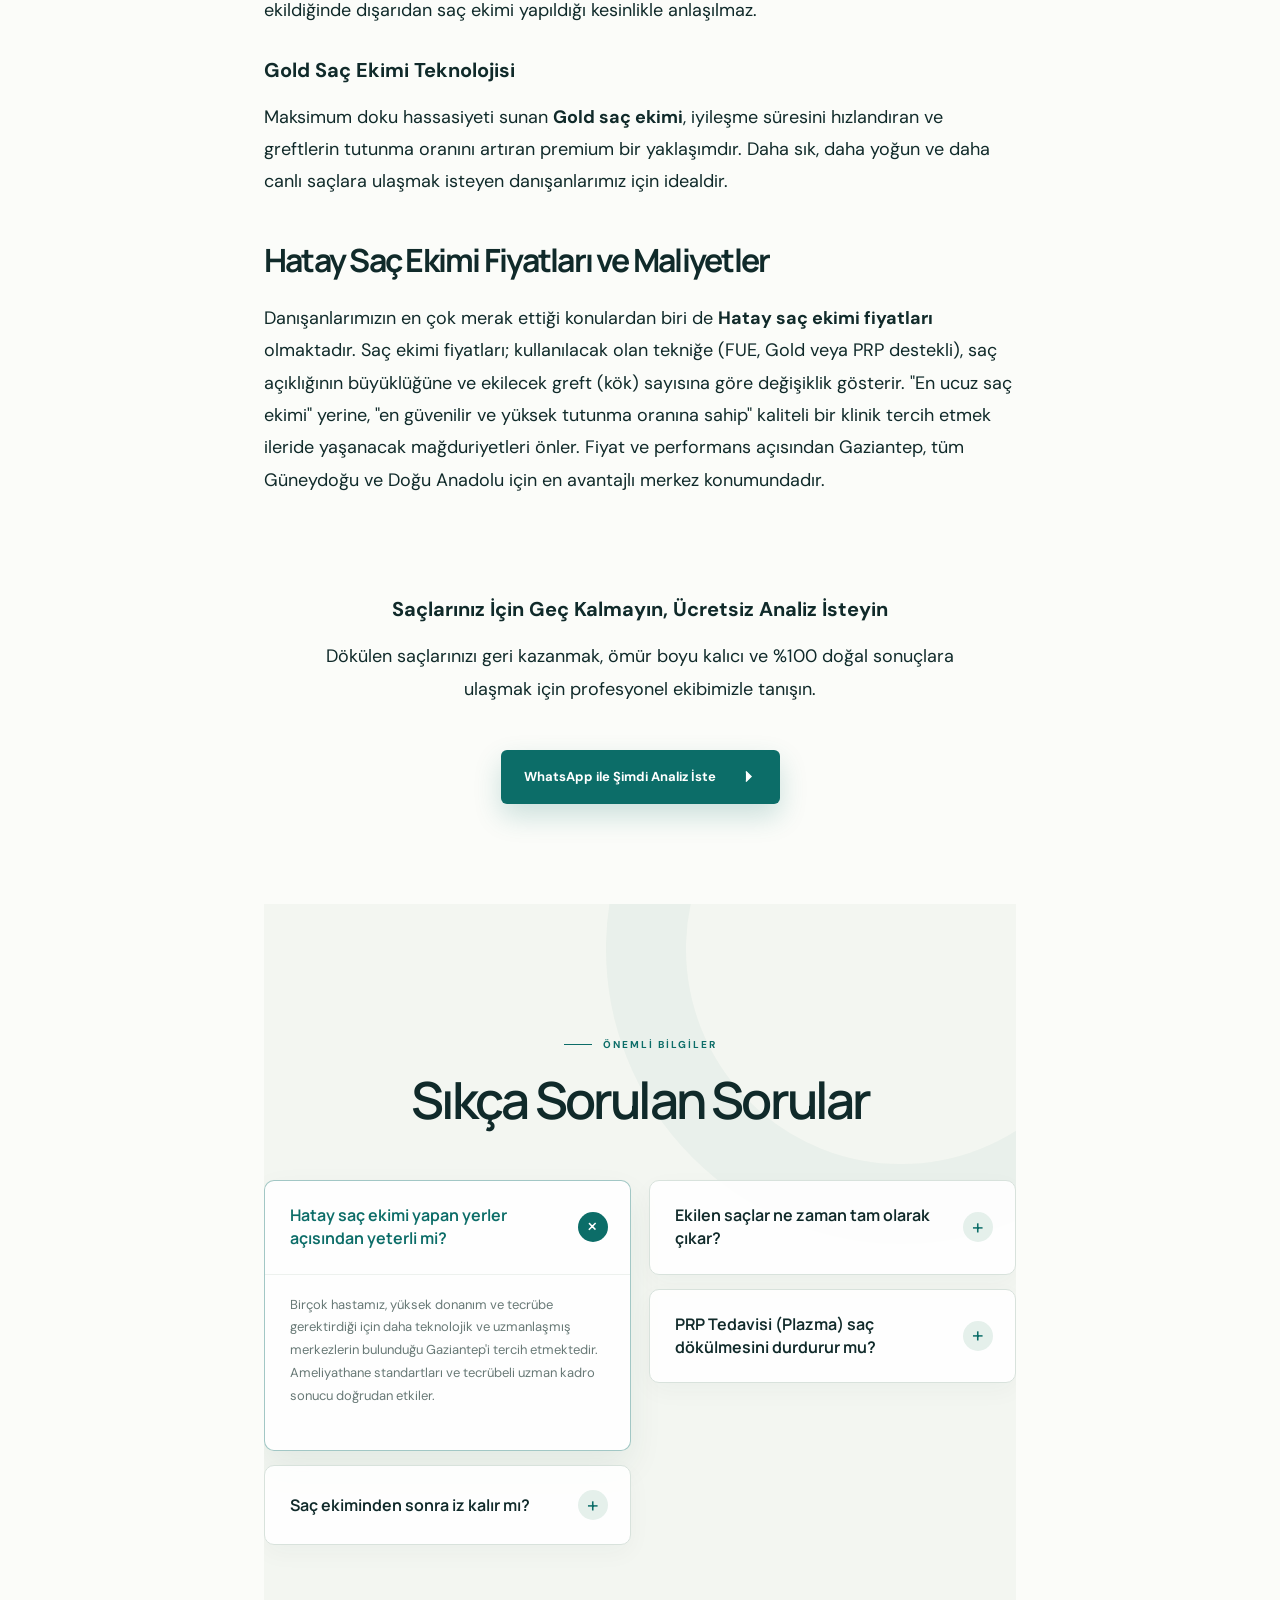
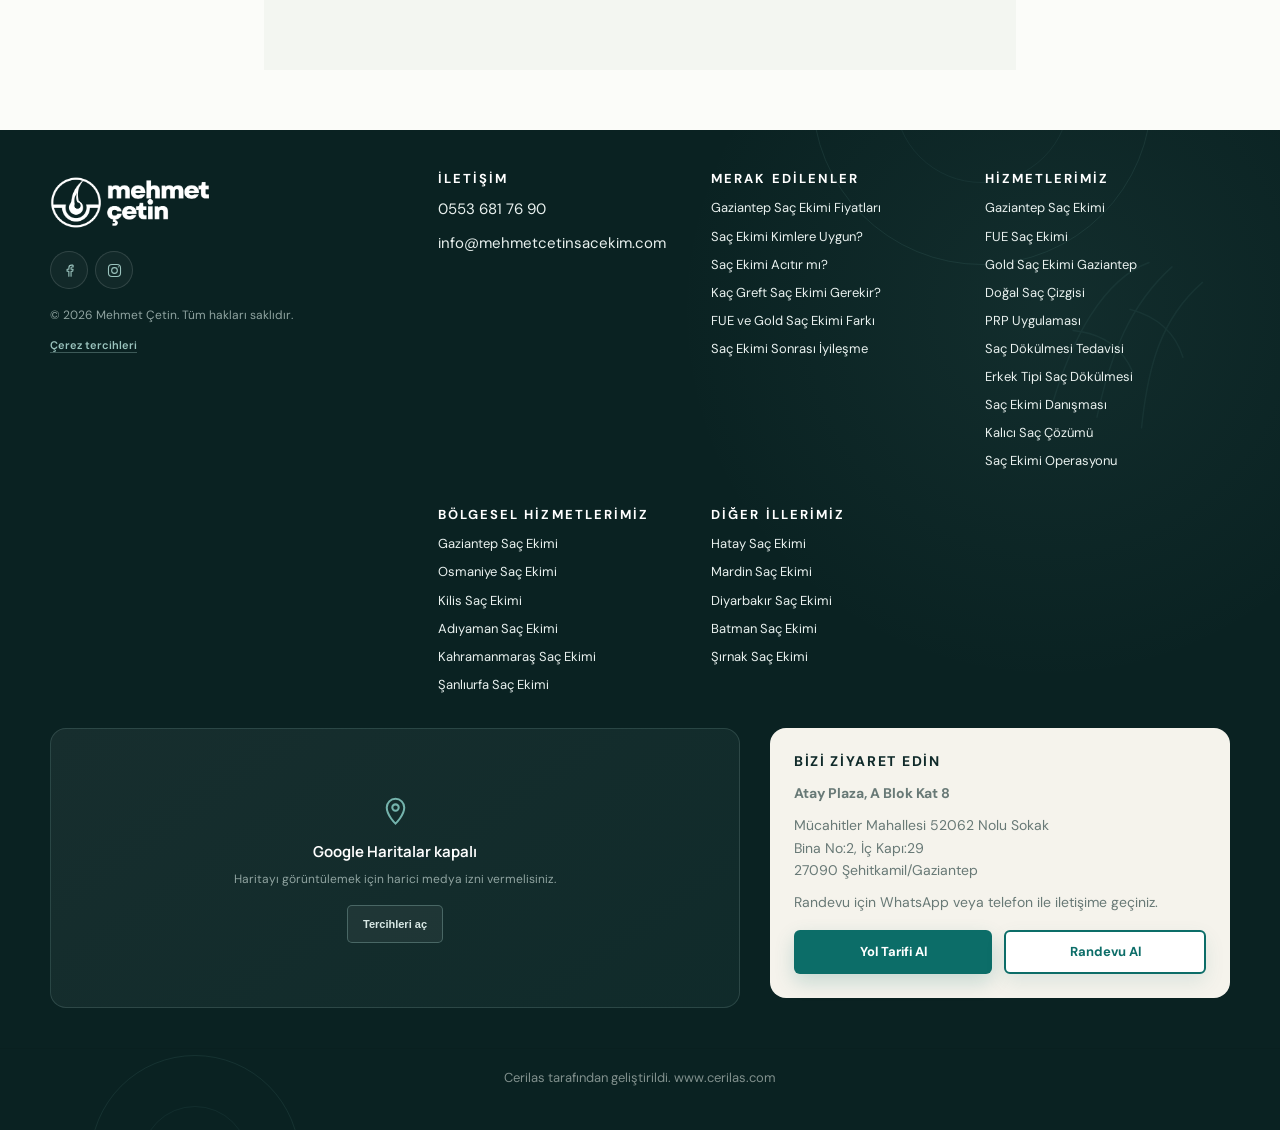
<file: hatay-sac-ekimi.html>
<!DOCTYPE html>
<html lang="tr">

<head>
  <!-- Google Tag Manager -->
  <script>(function(w,d,s,l,i){w[l]=w[l]||[];w[l].push({'gtm.start':
  new Date().getTime(),event:'gtm.js'});var f=d.getElementsByTagName(s)[0],
  j=d.createElement(s),dl=l!='dataLayer'?'&l='+l:'';j.async=true;j.src=
  'https://www.googletagmanager.com/gtm.js?id='+i+dl;f.parentNode.insertBefore(j,f);
  })(window,document,'script','dataLayer','GTM-W2ZSKTFK');</script>
  <!-- End Google Tag Manager -->
  <!-- Google tag (gtag.js) -->
  <script async src="https://www.googletagmanager.com/gtag/js?id=G-VPKPKY44ZM"></script>
  <script async src="https://www.googletagmanager.com/gtag/js?id=AW-18360103797"></script>
  <script>
    window.dataLayer = window.dataLayer || [];
    function gtag() { dataLayer.push(arguments); }
    gtag('js', new Date());

    gtag('config', 'G-VPKPKY44ZM');
    gtag('config', 'AW-18360103797');
  </script>
  <!-- Event snippet for Kişi conversion page -->
  <script>
    function gtag_report_conversion(url) {
      if (typeof gtag === "function") {
        gtag("event", "conversion", {
          "send_to": "AW-18360103797/h-xpCKiZg90cEPXm47JE"
        });
      }
      return true;
    }

    document.addEventListener("DOMContentLoaded", function () {
      document.querySelectorAll("a[href^=\"https://wa.me\"], a[href^=\"tel:\"]").forEach(function (link) {
        link.addEventListener("click", function () {
          gtag_report_conversion(link.href);
        });
      });
    });
  </script>
  <meta charset="UTF-8" />
  <meta name="viewport" content="width=device-width, initial-scale=1.0" />
  <meta name="description"
    content="Gaziantep'te saç ekimi alanında uzman Mehmet Çetin. FUE, Gold Saç Ekimi ve PRP uygulaması. 14+ yıl deneyim, 16.000+ başarılı operasyon. Doğal sonuç, birebir takip." />
  <meta name="keywords"
    content="Gaziantep saç ekimi, FUE, Gold saç ekimi, saç dökülmesi, doğal saç çizgisi, saç ekimi operasyonu" />
  <meta name="robots" content="index, follow, max-image-preview:large, max-snippet:-1, max-video-preview:-1" />
  <meta property="og:title" content="Hatay Saç Ekimi Merkezi | Mehmet Çetin Uzmanlığı" />
  <meta property="og:description"
    content="Gaziantep'te en iyi saç ekimi hizmetleri. Doğal sonuç, kişiye özel planlanma, 14+ yıl tecrübe ile Mehmet Çetin." />
  <meta property="og:type" content="website" />
  <meta property="og:url" content="https://mehmetcetinsacekim.com/hatay-sac-ekimi.html" />
  <meta property="og:locale" content="tr_TR" />
  <meta property="og:image" content="mehmet-cetin-hero-new.jpg" />
  <meta name="twitter:card" content="summary_large_image" />
  <meta name="author" content="Mehmet Çetin" />
  <meta name="copyright" content="© 2026 Mehmet Çetin" />
  <title>Hatay Saç Ekimi Merkezi & Fiyatları | En İyi Sonuçlar</title>
  <link rel="preconnect" href="https://fonts.googleapis.com" />
  <link rel="preconnect" href="https://fonts.gstatic.com" crossorigin />
  <link
    href="https://fonts.googleapis.com/css2?family=DM+Sans:wght@400;500;600;700&amp;family=Manrope:wght@400;500;600;700;800&amp;family=Noto+Sans+Arabic:wght@400;500;600;700;800&amp;display=swap"
    rel="stylesheet" />
  <link rel="stylesheet" href="styles.css?v=20260915-1" />
  <link rel="icon" href="favicon.svg" type="image/svg+xml" />
  <link rel="canonical" href="https://mehmetcetinsacekim.com/hatay-sac-ekimi.html" />
  <link rel="alternate" hreflang="tr" href="https://mehmetcetinsacekim.com/?lang=tr" />
  <link rel="alternate" hreflang="en" href="https://mehmetcetinsacekim.com/?lang=en" />
  <link rel="alternate" hreflang="ar" href="https://mehmetcetinsacekim.com/?lang=ar" />
  <link rel="alternate" hreflang="ru" href="https://mehmetcetinsacekim.com/?lang=ru" />
  <link rel="alternate" hreflang="x-default" href="https://mehmetcetinsacekim.com/" />
  
  <script src="cookie-consent.js?v=20260806-1" defer></script>
  <script type="application/ld+json">
    {
      "@context": "https://schema.org",
      "@type": "LocalBusiness",
      "name": "Mehmet Çetin Biyomedikal - Gaziantep Saç Ekimi",
      "description": "Gaziantep'te saç ekimi uzmanı. FUE, Gold Saç Ekimi ve PRP uygulaması.",
      "address": {
        "@type": "PostalAddress",
        "streetAddress": "Atay Plaza, A Blok Kat 8, Mücahitler Mahallesi 52062 Nolu Sokak Bina No:2, İç Kapı:29",
        "addressLocality": "Gaziantep",
        "addressRegion": "Gaziantep",
        "postalCode": "27090",
        "addressCountry": "TR"
      },
      "telephone": "+905536817690",
      "email": "info@mehmetcetinsacekim.com",
      "priceRange": "$$",
      "areaServed": "Gaziantep",
      "serviceType": ["Hair Transplant", "FUE Hair Transplant", "Gold Hair Transplant", "PRP Therapy"],
      "image": "mehmet-cetin-hero-new.jpg"
    }
    </script>
  <script type="application/ld+json">
    {
      "@context": "https://schema.org",
      "@type": "MedicalBusiness",
      "name": "Mehmet Çetin Biyomedikal",
      "medicalSpecialty": "Hair Restoration",
      "knowsAbout": ["FUE Hair Transplant", "Gold Hair Transplant", "PRP Therapy", "Hair Loss Treatment"]
    }
    </script>
  <script type="application/ld+json">
    {
      "@context": "https://schema.org",
      "@type": "FAQPage",
      "mainEntity": [
        {
          "@type": "Question",
          "name": "Gaziantep saç ekimi fiyatları ne kadar, kaç para?",
          "acceptedAnswer": {
            "@type": "Answer",
            "text": "Saç ekimi fiyatı; ihtiyaç duyulan greft sayısına, donör alanın durumuna, uygulanacak tekniğe ve seans planına göre değişir. Net fiyat için saç fotoğraflarıyla kişiye özel ön değerlendirme yapılır."
          }
        },
        {
          "@type": "Question",
          "name": "Saç ekimi kimlere uygundur?",
          "acceptedAnswer": {
            "@type": "Answer",
            "text": "Kalıcı veya genetik saç kaybı bulunan, donör alanı yeterli ve beklentileri gerçekçi kişiler saç ekimi için uygun olabilir. Saç kaybının nedeni ve donör kapasitesi kişiye özel değerlendirilmelidir."
          }
        },
        {
          "@type": "Question",
          "name": "Saç ekimi acıtır mı?",
          "acceptedAnswer": {
            "@type": "Answer",
            "text": "İşlem lokal anestezi altında planlanır. İlk uygulama sırasında kısa süreli batma, sonrasında ise geçici hassasiyet hissedilebilir; deneyim kişiden kişiye değişir."
          }
        },
        {
          "@type": "Question",
          "name": "Saç ekimi kaç saat sürer?",
          "acceptedAnswer": {
            "@type": "Answer",
            "text": "Süre; greft sayısına, ekim alanının büyüklüğüne ve kullanılan yönteme bağlıdır. Çoğu işlem aynı gün tamamlanır; geniş alanlarda birden fazla seans planlanabilir."
          }
        },
        {
          "@type": "Question",
          "name": "Kaç greft saç ekimine ihtiyacım var?",
          "acceptedAnswer": {
            "@type": "Answer",
            "text": "Greft ihtiyacı açıklığın genişliği, hedeflenen yoğunluk, saç teli yapısı ve donör kapasitesine göre belirlenir. Fotoğraflı analiz yaklaşık plan verir; kesin sayı yüz yüze değerlendirmede netleşir."
          }
        },
        {
          "@type": "Question",
          "name": "FUE saç ekimi ile Gold saç ekimi arasındaki fark nedir?",
          "acceptedAnswer": {
            "@type": "Answer",
            "text": "FUE, saç köklerinin tek tek alınmasına dayanan yöntemdir. Gold uygulamasında kanal ve greft planlamasında özel uçlar kullanılır. Uygun yöntem saç yapısı, donör alan ve hedefe göre seçilir."
          }
        },
        {
          "@type": "Question",
          "name": "Ekilen saçlar ne zaman çıkar?",
          "acceptedAnswer": {
            "@type": "Answer",
            "text": "İlk haftalardaki geçici dökülmenin ardından yeni saçlar çoğunlukla dördüncü ay civarında görünmeye başlar. Sonucun belirginleşmesi genellikle 10–18 ay sürebilir."
          }
        },
        {
          "@type": "Question",
          "name": "Saç ekimi kalıcı mı?",
          "acceptedAnswer": {
            "@type": "Answer",
            "text": "Donör bölgeden alınan kökler genellikle dökülmeye daha dirençlidir. Ancak çevredeki mevcut saçlar zamanla seyrelmeye devam edebilir; kalıcılık ve yoğunluk kişisel koşullara bağlıdır."
          }
        },
        {
          "@type": "Question",
          "name": "Saç ekimi sonrası iyileşme kaç gün sürer?",
          "acceptedAnswer": {
            "@type": "Answer",
            "text": "İlk günlerde kızarıklık, kabuklanma, şişlik veya hassasiyet görülebilir. Greftlerin özellikle ilk iki hafta korunması önemlidir; günlük yaşama dönüş yapılan işe ve iyileşme hızına göre değişir."
          }
        },
        {
          "@type": "Question",
          "name": "Saç ekimi sonrası ilk yıkama ve spor ne zaman yapılır?",
          "acceptedAnswer": {
            "@type": "Answer",
            "text": "İlk yıkama ve bakım, kişiye verilen plana göre nazikçe yapılır. Darbe, yoğun terleme ve ağır egzersizden önerilen süre boyunca kaçınmak gerekir; net zamanlama iyileşmeye göre belirlenir."
          }
        },
        {
          "@type": "Question",
          "name": "Kadınlara saç ekimi yapılır mı?",
          "acceptedAnswer": {
            "@type": "Answer",
            "text": "Evet, uygun saç kaybı tipi ve yeterli donör kapasitesi bulunan kadınlara da saç ekimi planlanabilir. Yaygın veya geçici dökülmelerde önce saç kaybının nedeni değerlendirilmelidir."
          }
        },
        {
          "@type": "Question",
          "name": "Saç ekimi için ideal yaş kaçtır?",
          "acceptedAnswer": {
            "@type": "Answer",
            "text": "Tek başına yaş belirleyici değildir. Saç dökülmesinin seyri, donör alan, aile öyküsü ve ileride oluşabilecek kayıp birlikte değerlendirilerek uzun vadeli plan yapılır."
          }
        },
        {
          "@type": "Question",
          "name": "Donör alanı zayıf olanlara saç ekimi yapılabilir mi?",
          "acceptedAnswer": {
            "@type": "Answer",
            "text": "Donör alanın yoğunluğu ve saç tellerinin niteliği alınabilecek greft sayısını sınırlar. Zayıf donör alanda daha kontrollü yoğunluk, farklı bölge önceliği veya seans planı gerekebilir."
          }
        },
        {
          "@type": "Question",
          "name": "Doğal saç çizgisi nasıl planlanır?",
          "acceptedAnswer": {
            "@type": "Answer",
            "text": "Doğal saç çizgisi; yüz oranı, yaş, mevcut saç yönü, açıklık ve donör kapasitesi birlikte değerlendirilerek tasarlanır. Tek tip veya gereğinden fazla düz bir çizgi yerine kişiye uyum hedeflenir."
          }
        }
      ]
    }
    </script>

  <script type="application/ld+json">
  {
    "@context": "https://schema.org",
    "@type": "Article",
    "headline": "Hatay Saç Ekimi ve En İyi Saç Ekim Merkezi Arayışı",
    "description": "Hatay bölgesinden kliniğimize ulaşan danışanlarımız için FUE ve Gold teknikleriyle kişiye özel saç ekimi planlaması. En iyi saç ekimi merkezine ulaşın.",
    "author": {
      "@type": "Person",
      "name": "Mehmet Çetin"
    },
    "publisher": {
      "@type": "Organization",
      "name": "Mehmet Çetin Saç Ekimi",
      "logo": {
        "@type": "ImageObject",
        "url": "https://mehmetcetinsacekim.com/mcetin-logo.png"
      }
    }
  }
  </script>
</head>

<body>
  <!-- Google Tag Manager (noscript) -->
  <noscript><iframe src="https://www.googletagmanager.com/ns.html?id=GTM-W2ZSKTFK"
  height="0" width="0" style="display:none;visibility:hidden"></iframe></noscript>
  <!-- End Google Tag Manager (noscript) -->
  <header class="site-header">
    <div class="container nav-wrap">
      <a class="brand" href="index.html" aria-label="Ana sayfa">
        <img src="mcetin-logo.png" alt="Mehmet Çetin" />
      </a>

      <nav aria-label="Ana menü">
        <a href="index.html#hizmetler">Uygulamalar</a>
        <a href="index.html#surec">Süreç</a>
        <a href="index.html#sonuclar">Sonuçlar</a>
        <a href="index.html#hakkimda">Hakkımda</a>
        <a href="#sss">SSS</a>
      </nav>

      <div class="social-links header-social" aria-label="Sosyal medya">
        <a href="https://www.facebook.com/mehmet.cetin.73550" target="_blank" rel="noopener noreferrer"
          aria-label="Facebook">
          <svg viewBox="0 0 24 24" aria-hidden="true">
            <path
              d="M14.2 20v-7h2.4l.4-2.8h-2.8V8.4c0-.8.2-1.4 1.4-1.4h1.5V4.5c-.3 0-1.2-.1-2.2-.1-2.2 0-3.8 1.4-3.8 3.9v1.9H8.6V13h2.5v7" />
          </svg>
        </a>
        <a href="https://www.instagram.com/mehmetcetin_sacekimi/" target="_blank" rel="noopener noreferrer"
          aria-label="Instagram">
          <svg viewBox="0 0 24 24" aria-hidden="true">
            <rect x="3.5" y="3.5" width="17" height="17" rx="5" />
            <circle cx="12" cy="12" r="4" />
            <circle cx="17.5" cy="6.8" r=".8" class="social-dot" />
          </svg>
        </a>
      </div>

      

      <div class="header-cta-group">
        <a class="header-cta header-cta-phone" href="tel:+905536817690" aria-label="Telefonla arayın">
          <svg viewBox="0 0 24 24" aria-hidden="true">
            <path
              d="M7.2 3.8 9.5 8 7.8 9.7a15.2 15.2 0 0 0 6.5 6.5l1.7-1.7 4.2 2.3-.7 3.1c-.2.8-.9 1.3-1.7 1.3C9.5 20.7 3.3 14.5 2.8 6.2c0-.8.5-1.5 1.3-1.7l3.1-.7Z" />
          </svg>
          <span>Hemen Ara</span>
        </a>
        <a class="header-cta header-cta-wa" href="https://wa.me/905536817690" target="_blank" rel="noopener" aria-label="WhatsApp'tan iletişime geçin">
          <img src="whatsapp-logo.png" alt="WhatsApp" class="wa-inline-icon">
          <span>WhatsApp</span>
        </a>
      </div>
    </div>
  </header>

  
    
    <main id="top" class="seo-blog-container">
      <div class="seo-breadcrumb">
        <a href="/">Ana Sayfa</a> &gt; <span>Hatay Saç Ekimi Merkezi</span>
      </div>
      
      <article class="seo-blog-content">
        <h1>Hatay Saç Ekimi ve En İyi Saç Ekim Merkezi Arayışı</h1>
        
        <p>Erkeklerde ve kadınlarda görülen saç dökülmesi, özgüven kaybına neden olan temel estetik sorunların başında gelir. <strong>Hatay saç ekimi</strong> ve <strong>saç dökülmesi tedavisi</strong> konusunda araştırma yapan birçok danışanımız, kalıcı ve kesin çözüm için modern tekniklerin uygulandığı Gaziantep merkezli kliniğimizi tercih etmektedir. Amacımız yalnızca boşlukları doldurmak değil; <strong>en iyi saç ekim merkezi</strong> standartlarında, yüzünüze mükemmel uyum sağlayan %100 <strong>doğal saç ekimi</strong> sonuçları yaratmaktır.</p>
        
        <p>Saç ekimi, geri dönüşü zor olan ve uzmanlık gerektiren hassas bir cerrahi prosedürdür. Biyomedikal Uzmanı Mehmet Çetin liderliğindeki profesyonel ekibimiz, 14 yılı aşkın sürede edindiği 16.000'den fazla başarılı operasyon deneyimiyle <strong>Hatay</strong> bölgesinden gelen misafirlerine güvenli, ağrısız ve ömür boyu kalıcı çözümler sunmaktadır.</p>
        
        <h2>Hatay'den Gelen Misafirlerimiz İçin Süreç Nasıl İşliyor?</h2>
        <p>Saç ekimi işlemi için kliniğimize ulaşmak son derece kolaydır. Bulunduğunuz konuma sadece <strong>2.5 Saat</strong> mesafede olan Gaziantep kliniğimiz, gelişmiş sağlık turizmi altyapısı sayesinde <strong>Hatay saç ekim merkezleri</strong> arayışında olan hastalarımıza konforlu bir alternatif oluşturur. Sürecimiz 4 temel adımdan oluşur:</p>
        <ul>
          <li><strong>Ücretsiz Online Saç Analizi:</strong> Kliniğimize gelmeden önce WhatsApp üzerinden fotoğraflarınızı ileterek donör alan durumunuzu ve ihtiyacınız olan greft sayısını net bir şekilde öğrenebilirsiniz.</li>
          <li><strong>Birebir Ön Görüşme ve Saç Çizgisi Tasarımı:</strong> Saç ekiminde en kritik aşama tasarımdır. Yaşınıza, yüz oranınıza ve mimiklerinize göre altın orana uygun bir doğal saç çizgisi planlaması yapılır.</li>
          <li><strong>Ağrısız ve Konforlu Operasyon:</strong> Lokal anestezi eşliğinde gerçekleştirilen işlemlerde, <strong>FUE saç ekimi</strong> ve <strong>Gold saç ekimi</strong> teknikleriyle greftleriniz özenle nakledilir.</li>
          <li><strong>VIP Transfer ve Ücretsiz Konaklama:</strong> Şehir dışından (Hatay) gelen misafirlerimiz, yorgunluk yaşamaması adına talep doğrultusunda anlaşmalı 5 yıldızlı otellerde konaklatılır ve tüm transferleri sağlanır.</li>
        </ul>

        <h2>Modern Saç Ekimi Yöntemleri: FUE ve Gold Saç Ekimi</h2>
        <p>Kliniğimizde, dünyada kabul görmüş en geçerli ve başarılı yöntemleri kullanıyoruz. Saç ekiminde başarıyı belirleyen faktör doğru tekniktir:</p>
        
        <h3>FUE Saç Ekimi (Foliküler Ünite Ekstraksiyonu)</h3>
        <p><strong>FUE saç ekimi</strong>, saç köklerinin donör bölgeden tek tek mikro motorlar yardımıyla alındığı izsiz bir yöntemdir. Dikiş gerektirmez ve iyileşme süreci oldukça hızlıdır. Doğru açılarla ekildiğinde dışarıdan saç ekimi yapıldığı kesinlikle anlaşılmaz.</p>
        
        <h3>Gold Saç Ekimi Teknolojisi</h3>
        <p>Maksimum doku hassasiyeti sunan <strong>Gold saç ekimi</strong>, iyileşme süresini hızlandıran ve greftlerin tutunma oranını artıran premium bir yaklaşımdır. Daha sık, daha yoğun ve daha canlı saçlara ulaşmak isteyen danışanlarımız için idealdir.</p>

        <h2>Hatay Saç Ekimi Fiyatları ve Maliyetler</h2>
        <p>Danışanlarımızın en çok merak ettiği konulardan biri de <strong>Hatay saç ekimi fiyatları</strong> olmaktadır. Saç ekimi fiyatları; kullanılacak olan tekniğe (FUE, Gold veya PRP destekli), saç açıklığının büyüklüğüne ve ekilecek greft (kök) sayısına göre değişiklik gösterir. "En ucuz saç ekimi" yerine, "en güvenilir ve yüksek tutunma oranına sahip" kaliteli bir klinik tercih etmek ileride yaşanacak mağduriyetleri önler. Fiyat ve performans açısından Gaziantep, tüm Güneydoğu ve Doğu Anadolu için en avantajlı merkez konumundadır.</p>

        <div class="seo-blog-cta">
          <h3>Saçlarınız İçin Geç Kalmayın, Ücretsiz Analiz İsteyin</h3>
          <p>Dökülen saçlarınızı geri kazanmak, ömür boyu kalıcı ve %100 doğal sonuçlara ulaşmak için profesyonel ekibimizle tanışın.</p>
          <br>
          <a class="btn btn-primary" href="https://wa.me/905536817690" target="_blank" rel="noopener">
            WhatsApp ile Şimdi Analiz İste
            <svg viewBox="0 0 20 20" aria-hidden="true" width="20" style="vertical-align: middle; margin-left: 8px; fill: white;"><path d="m7 4 6 6-6 6"/></svg>
          </a>
        </div>
      </article>
      
      <section class="section faq" id="sss">
        <div class="faq-head">
          <span class="kicker">Önemli Bilgiler</span>
          <h2>Sıkça Sorulan Sorular</h2>
        </div>
        <div class="faq-grid" style="margin-top: 40px;">
          <div class="faq-column">
            <details open>
              <summary>Hatay saç ekimi yapan yerler açısından yeterli mi?</summary>
              <div class="faq-answer">
                <p>Birçok hastamız, yüksek donanım ve tecrübe gerektirdiği için daha teknolojik ve uzmanlaşmış merkezlerin bulunduğu Gaziantep'i tercih etmektedir. Ameliyathane standartları ve tecrübeli uzman kadro sonucu doğrudan etkiler.</p>
              </div>
            </details>
            <details>
              <summary>Saç ekiminden sonra iz kalır mı?</summary>
              <div class="faq-answer">
                <p>Kliniğimizde uyguladığımız FUE ve Gold saç ekimi teknikleri tamamen izsiz (scarless) teknolojilerdir. Operasyondan kısa süre sonra hiçbir kesi veya dikiş izi kalmadan hayatınıza devam edebilirsiniz.</p>
              </div>
            </details>
          </div>
          <div class="faq-column">
            <details>
              <summary>Ekilen saçlar ne zaman tam olarak çıkar?</summary>
              <div class="faq-answer">
                <p>İlk haftalarda şok dökülme yaşanması normaldir. Ekilen saçlar genellikle 3. aydan itibaren çıkmaya başlar. 6. ayda sonuçlar gözle görülür hale gelir, 12 ila 15. aylar arasında ise tam, kalıcı formuna kavuşur.</p>
              </div>
            </details>
            <details>
              <summary>PRP Tedavisi (Plazma) saç dökülmesini durdurur mu?</summary>
              <div class="faq-answer">
                <p>Kendi kanınızdaki onarıcı hücrelerle yapılan PRP uygulaması, mevcut saç tellerini kalınlaştırır, canlandırır ve dökülmeyi büyük oranda yavaşlatır. Saç ekimi sonrası uygulanması ise yeni ekilen greftlerin beslenmesini destekler.</p>
              </div>
            </details>
          </div>
        </div>
      </section>
    </main>



  <footer>
    <span class="footer-decor-ring footer-decor-ring-one" aria-hidden="true"></span>
    <span class="footer-decor-ring footer-decor-ring-two" aria-hidden="true"></span>
    <svg class="footer-decor-icon" viewBox="0 0 220 220" aria-hidden="true">
      <path d="M42 178c9-58 29-115 68-136" />
      <path d="M83 186c4-56 15-104 48-143" />
      <path d="M124 190c-2-54 3-99 36-137" />
      <path d="M51 112c25-1 45 8 58 29" />
      <path d="M99 86c25 3 43 15 53 36" />
    </svg>
    <div class="container footer-content">
      <div class="footer-brand-block">
        <a class="brand footer-brand" href="#top">
          <img src="mcetyin-footerlogo.png" alt="Mehmet Çetin" />
        </a>
        <div class="social-links footer-social" aria-label="Sosyal medya">
          <a href="https://www.facebook.com/mehmet.cetin.73550" target="_blank" rel="noopener noreferrer"
            aria-label="Facebook">
            <svg viewBox="0 0 24 24" aria-hidden="true">
              <path
                d="M14.2 20v-7h2.4l.4-2.8h-2.8V8.4c0-.8.2-1.4 1.4-1.4h1.5V4.5c-.3 0-1.2-.1-2.2-.1-2.2 0-3.8 1.4-3.8 3.9v1.9H8.6V13h2.5v7" />
            </svg>
          </a>
          <a href="https://www.instagram.com/mehmetcetin_sacekimi/" target="_blank" rel="noopener noreferrer"
            aria-label="Instagram">
            <svg viewBox="0 0 24 24" aria-hidden="true">
              <rect x="3.5" y="3.5" width="17" height="17" rx="5" />
              <circle cx="12" cy="12" r="4" />
              <circle cx="17.5" cy="6.8" r=".8" class="social-dot" />
            </svg>
          </a>
        </div>
        <p class="footer-copy">© 2026 Mehmet Çetin. Tüm hakları saklıdır.</p>
        <button class="cookie-settings-link" type="button">Çerez tercihleri</button>
      </div>

      <div class="footer-details">
        <div class="footer-info">
          <h3>İletişim</h3>
          <a href="tel:+905536817690">0553 681 76 90</a>
          <a href="mailto:info@mehmetcetinsacekim.com">info@mehmetcetinsacekim.com</a>
        </div>

        <div class="footer-info footer-seo">
          <h3>Merak Edilenler</h3>
          <a href="#sac-ekimi-fiyatlari">Gaziantep Saç Ekimi Fiyatları</a>
          <a href="#sac-ekimi-kimlere-uygun">Saç Ekimi Kimlere Uygun?</a>
          <a href="#sac-ekimi-acitir-mi">Saç Ekimi Acıtır mı?</a>
          <a href="#kac-greft-gerekir">Kaç Greft Saç Ekimi Gerekir?</a>
          <a href="#fue-gold-farki">FUE ve Gold Saç Ekimi Farkı</a>
          <a href="#sac-ekimi-sonrasi">Saç Ekimi Sonrası İyileşme</a>
        </div>

        <div class="footer-info footer-seo">
          <h3>Hizmetlerimiz</h3>
          <a href="/gaziantep-sac-ekimi.html">Gaziantep Saç Ekimi</a>
          <a href="https://wa.me/905536817690">FUE Saç Ekimi</a>
          <a href="https://wa.me/905536817690">Gold Saç Ekimi Gaziantep</a>
          <a href="https://wa.me/905536817690">Doğal Saç Çizgisi</a>
          <a href="https://wa.me/905536817690">PRP Uygulaması</a>
          <a href="https://wa.me/905536817690">Saç Dökülmesi Tedavisi</a>
          <a href="https://wa.me/905536817690">Erkek Tipi Saç Dökülmesi</a>
          <a href="https://wa.me/905536817690">Saç Ekimi Danışması</a>
          <a href="https://wa.me/905536817690">Kalıcı Saç Çözümü</a>
          <a href="https://wa.me/905536817690">Saç Ekimi Operasyonu</a>
        </div>
        
        <div class="footer-info footer-seo">
          <h3>Bölgesel Hizmetlerimiz</h3>
          <a href="gaziantep-sac-ekimi.html">Gaziantep Saç Ekimi</a>
          <a href="osmaniye-sac-ekimi.html">Osmaniye Saç Ekimi</a>
          <a href="kilis-sac-ekimi.html">Kilis Saç Ekimi</a>
          <a href="adiyaman-sac-ekimi.html">Adıyaman Saç Ekimi</a>
          <a href="kahramanmaras-sac-ekimi.html">Kahramanmaraş Saç Ekimi</a>
          <a href="sanliurfa-sac-ekimi.html">Şanlıurfa Saç Ekimi</a>
        </div>

        <div class="footer-info footer-seo">
          <h3>Diğer İllerimiz</h3>
          <a href="hatay-sac-ekimi.html">Hatay Saç Ekimi</a>
          <a href="mardin-sac-ekimi.html">Mardin Saç Ekimi</a>
          <a href="diyarbakir-sac-ekimi.html">Diyarbakır Saç Ekimi</a>
          <a href="batman-sac-ekimi.html">Batman Saç Ekimi</a>
          <a href="sirnak-sac-ekimi.html">Şırnak Saç Ekimi</a>
        </div>
      </div>
    </div>

    <div class="container footer-map-wrap">
      <div class="footer-map-container">
        <div class="footer-map-content">
          <div class="map-consent-placeholder">
            <svg viewBox="0 0 24 24" aria-hidden="true">
              <path d="M12 21s6-5.7 6-11a6 6 0 1 0-12 0c0 5.3 6 11 6 11Z" />
              <circle cx="12" cy="10" r="2.2" />
            </svg>
            <strong>Google Haritalar kapalı</strong>
            <p>Haritayı görüntülemek için harici medya izni vermelisiniz.</p>
            <button class="map-consent-button" type="button">Tercihleri aç</button>
          </div>
          <iframe title="Gaziantep konum haritası"
            data-cookie-src="https://www.google.com/maps?q=37.0748307,37.3705138&amp;z=17&amp;output=embed"
            loading="lazy" referrerpolicy="no-referrer-when-downgrade" allowfullscreen></iframe>
        </div>
        <div class="footer-address-box">
          <h3>Bizi Ziyaret Edin</h3>
          <p><strong>Atay Plaza, A Blok Kat 8</strong></p>
          <p>Mücahitler Mahallesi 52062 Nolu Sokak<br />Bina No:2, İç Kapı:29<br />27090 Şehitkamil/Gaziantep</p>
          <p class="address-note">Randevu için WhatsApp veya telefon ile iletişime geçiniz.</p>
          <div class="footer-button-group">
            <a class="btn btn-directions"
              href="https://www.google.com/maps/dir/?api=1&amp;destination=37.0748307,37.3705138" target="_blank"
              rel="noopener">
              <span>Yol Tarifi Al</span>
            </a>
            <a class="btn btn-appointment" href="https://wa.me/905536817690" target="_blank" rel="noopener">
              <span>Randevu Al</span>
            </a>
          </div>
        </div>
      </div>
    </div>
    <div class="developer-credit" style="text-align: center; padding: 20px 0; font-size: 13px; color: #81908d; border-top: 1px solid rgba(0,0,0,0.05); margin-top: 40px; width: 100%; clear: both;">
      <a href="https://www.cerilas.com" target="_blank" rel="noopener" style="color: inherit; text-decoration: none;">Cerilas tarafından geliştirildi. www.cerilas.com</a>
    </div>
  </footer>

  <section class="cookie-banner" aria-label="Çerez tercihleri" aria-live="polite">
    <div class="cookie-banner-copy">
      <span class="cookie-kicker">Gizlilik tercihleriniz</span>
      <h2>Kontrol sizde.</h2>
      <p>Siteyi çalıştırmak ve dil tercihinizi hatırlamak için gerekli depolamayı kullanıyoruz. Google Haritalar
        yalnızca izin verirseniz yüklenir.</p>
    </div>
    <div class="cookie-banner-actions">
      <button class="cookie-action cookie-accept" type="button">Tümünü kabul et</button>
      <button class="cookie-action cookie-reject" type="button">İsteğe bağlıları reddet</button>
      <button class="cookie-preferences" type="button">Tercihler ve detaylar</button>
    </div>
  </section>

  <div class="cookie-modal" aria-hidden="true">
    <button class="cookie-modal-backdrop" type="button" aria-label="Kapat"></button>
    <section class="cookie-dialog" role="dialog" aria-modal="true" aria-labelledby="cookie-dialog-title">
      <button class="cookie-close" type="button" aria-label="Kapat"><span></span></button>
      <span class="cookie-kicker">Çerez ve depolama ayrıntıları</span>
      <h2 id="cookie-dialog-title">Gizlilik tercihlerinizi yönetin</h2>
      <p class="cookie-dialog-intro">Zorunlu depolama her zaman etkindir. Harici medya tercihinizi dilediğiniz zaman
        değiştirebilirsiniz.</p>

      <div class="cookie-notice">
        <h3>Aydınlatma bilgisi</h3>
        <p>Veri sorumlusu Mehmet Çetin’dir. Tercihler; siteyi seçtiğiniz dilde sunmak, rıza kaydınızı saklamak ve izin
          verdiğinizde Google Haritalar içeriğini göstermek amacıyla işlenir.</p>
      </div>

      <div class="cookie-category">
        <div>
          <span class="cookie-category-label">Her zaman etkin</span>
          <h3>Zorunlu depolama</h3>
          <p>site-cookie-consent: Seçiminizi 180 gün saklar. site-language: Seçtiğiniz dili cihazınızda saklar. Her
            ikisi de birinci taraf yerel depolamadır.</p>
        </div>
        <label class="cookie-toggle cookie-toggle-disabled">
          <input type="checkbox" checked disabled />
          <span aria-hidden="true"></span>
        </label>
      </div>

      <div class="cookie-category">
        <div>
          <span class="cookie-category-label">İsteğe bağlı</span>
          <h3>Harici medya</h3>
          <p>Google Haritalar etkinleştirildiğinde IP adresi ve teknik bilgiler Google’a aktarılabilir; Google üçüncü
            taraf çerezleri kullanabilir. Süreler Google’ın politikasına göre değişebilir.</p>
        </div>
        <label class="cookie-toggle">
          <input class="cookie-external-toggle" type="checkbox" />
          <span aria-hidden="true"></span>
        </label>
      </div>

      <p class="cookie-no-tracking">Bu sitede analiz, performans veya reklam çerezi kullanılmamaktadır.</p>

      <div class="cookie-dialog-actions">
        <button class="cookie-action cookie-save" type="button">Seçimlerimi kaydet</button>
        <button class="cookie-action cookie-dialog-reject" type="button">İsteğe bağlıları reddet</button>
      </div>
    </section>
  </div>

    <!-- Mobil Sabit Hızlı İletişim Barı -->
  <aside class="mobile-bottom-bar" aria-label="Hızlı İletişim">
    <a class="btn-mobile-call" href="tel:+905536817690" aria-label="Telefonla arayın">
      <svg viewBox="0 0 24 24" aria-hidden="true">
        <path
          d="M7.2 3.8 9.5 8 7.8 9.7a15.2 15.2 0 0 0 6.5 6.5l1.7-1.7 4.2 2.3-.7 3.1c-.2.8-.9 1.3-1.7 1.3C9.5 20.7 3.3 14.5 2.8 6.2c0-.8.5-1.5 1.3-1.7l3.1-.7Z" />
      </svg>
      <span>Hemen Ara</span>
    </a>
    <a class="btn-mobile-wa" href="https://wa.me/905536817690" target="_blank" rel="noopener" aria-label="WhatsApp'tan iletişime geçin">
      <img src="whatsapp-logo.png" alt="WhatsApp">
      <span>WhatsApp</span>
    </a>
  </aside>

  <a class="floating-wa" href="https://wa.me/905536817690" target="_blank" rel="noopener"
    aria-label="WhatsApp'tan iletişime geçin">
    <img src="whatsapp-logo.png" alt="WhatsApp">
  </a>

  <script>
    (() => {
      if ("scrollRestoration" in history) {
        history.scrollRestoration = "manual";
      }

      if (!window.location.hash) {
        window.addEventListener("pageshow", () => {
          requestAnimationFrame(() => window.scrollTo(0, 0));
        }, { once: true });
      }

      const items = [...document.querySelectorAll(".faq details")];
      const reduceMotion = window.matchMedia("(prefers-reduced-motion: reduce)");
      const animations = new WeakMap();

      const setItemState = (item, shouldOpen) => {
        const summary = item.querySelector("summary");
        const answer = item.querySelector(".faq-answer");
        const running = animations.get(item);

        if (running) {
          running.cancel();
          animations.delete(item);
        }

        if (reduceMotion.matches) {
          item.open = shouldOpen;
          return;
        }

        const startHeight = item.getBoundingClientRect().height;
        item.open = true;
        const summaryHeight = summary.getBoundingClientRect().height;
        const endHeight = shouldOpen ? summaryHeight + answer.scrollHeight : summaryHeight;

        item.style.height = `${startHeight}px`;
        item.style.overflow = "hidden";

        const animation = item.animate(
          { height: [`${startHeight}px`, `${endHeight}px`] },
          { duration: shouldOpen ? 380 : 300, easing: "cubic-bezier(.22, 1, .36, 1)" }
        );

        animations.set(item, animation);

        if (shouldOpen) {
          answer.animate(
            [
              { opacity: 0, transform: "translateY(-8px)" },
              { opacity: 1, transform: "translateY(0)" }
            ],
            { duration: 320, delay: 55, easing: "cubic-bezier(.22, 1, .36, 1)", fill: "both" }
          );
        } else {
          answer.animate(
            [
              { opacity: 1, transform: "translateY(0)" },
              { opacity: 0, transform: "translateY(-6px)" }
            ],
            { duration: 180, easing: "ease-out", fill: "both" }
          );
        }

        animation.onfinish = () => {
          item.open = shouldOpen;
          item.style.height = "";
          item.style.overflow = "";
          answer.getAnimations().forEach((current) => current.cancel());
          animations.delete(item);
        };
      };

      items.forEach((item) => {
        item.querySelector("summary").addEventListener("click", (event) => {
          event.preventDefault();
          const shouldOpen = !item.open;

          items.forEach((otherItem) => {
            if (otherItem !== item && otherItem.open) {
              setItemState(otherItem, false);
            }
          });

          setItemState(item, shouldOpen);
        });
      });
    })();
  </script>
</body>

</html>
</file>
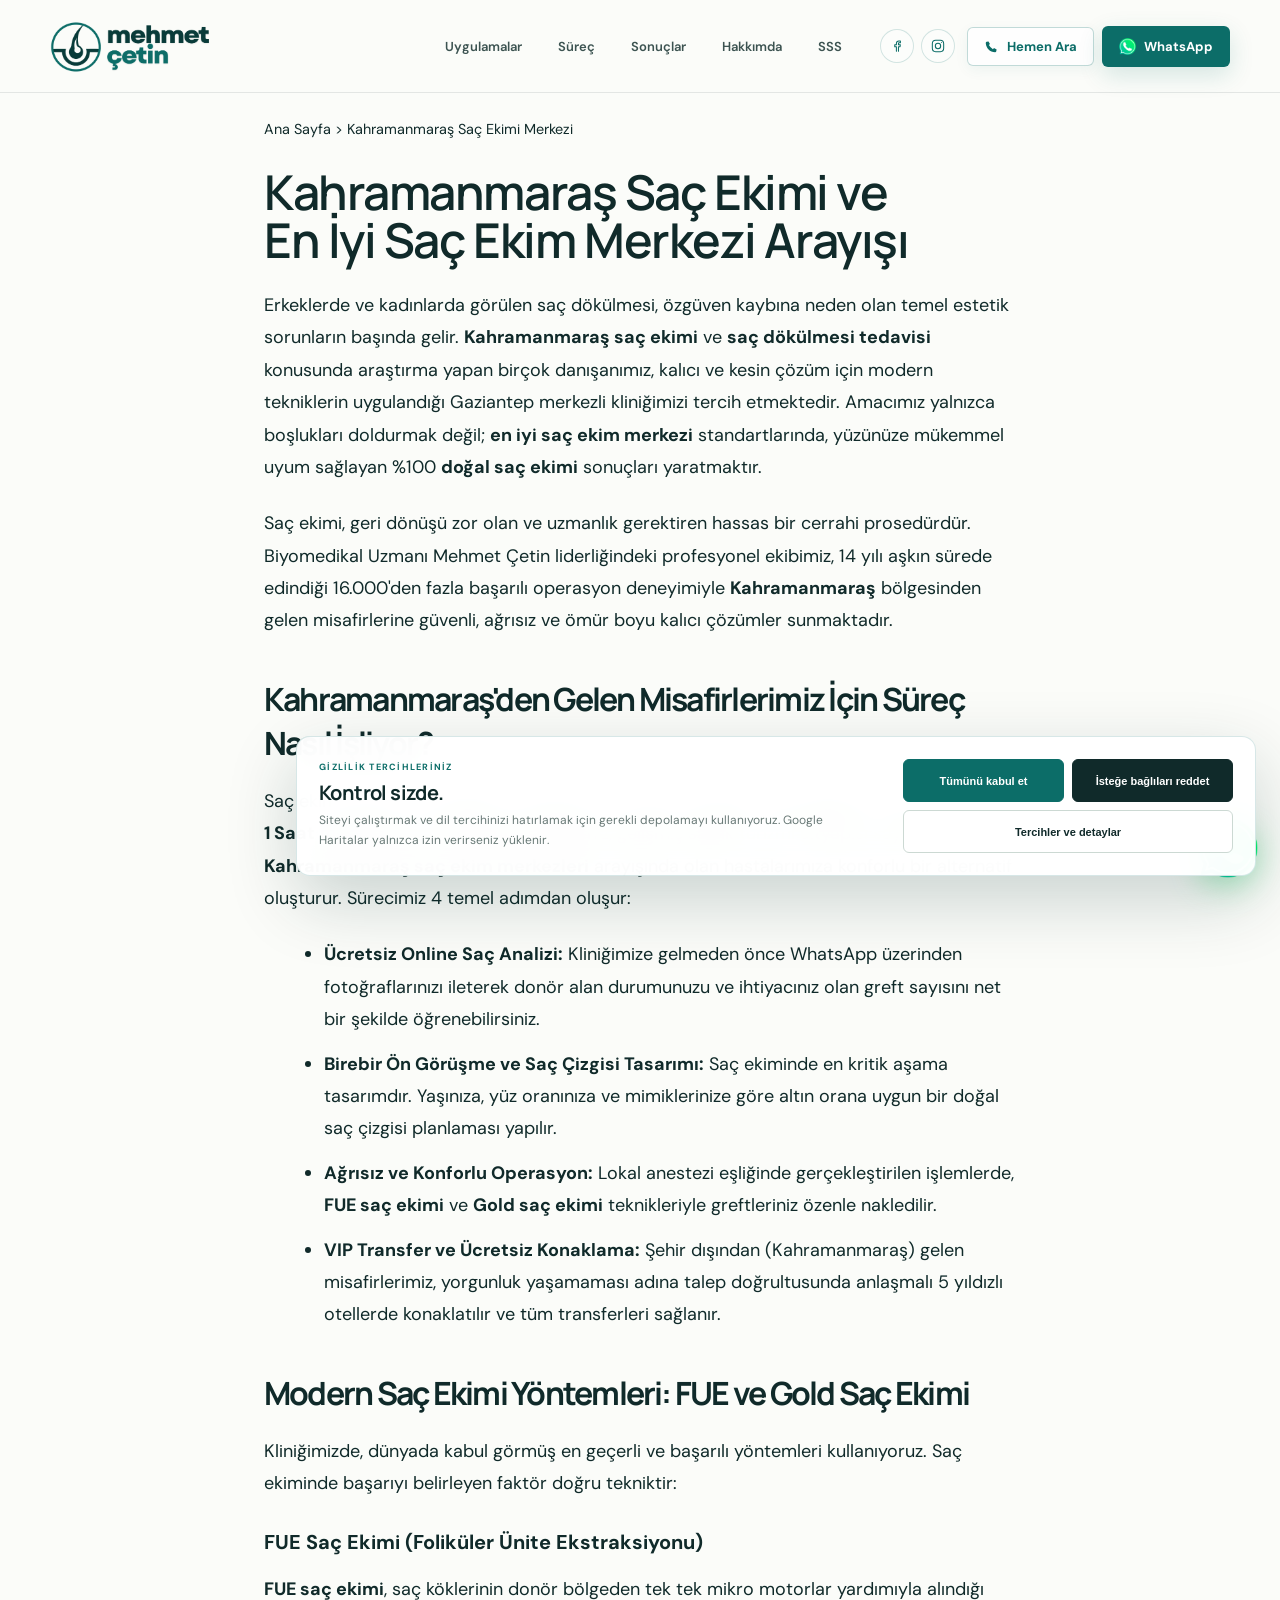
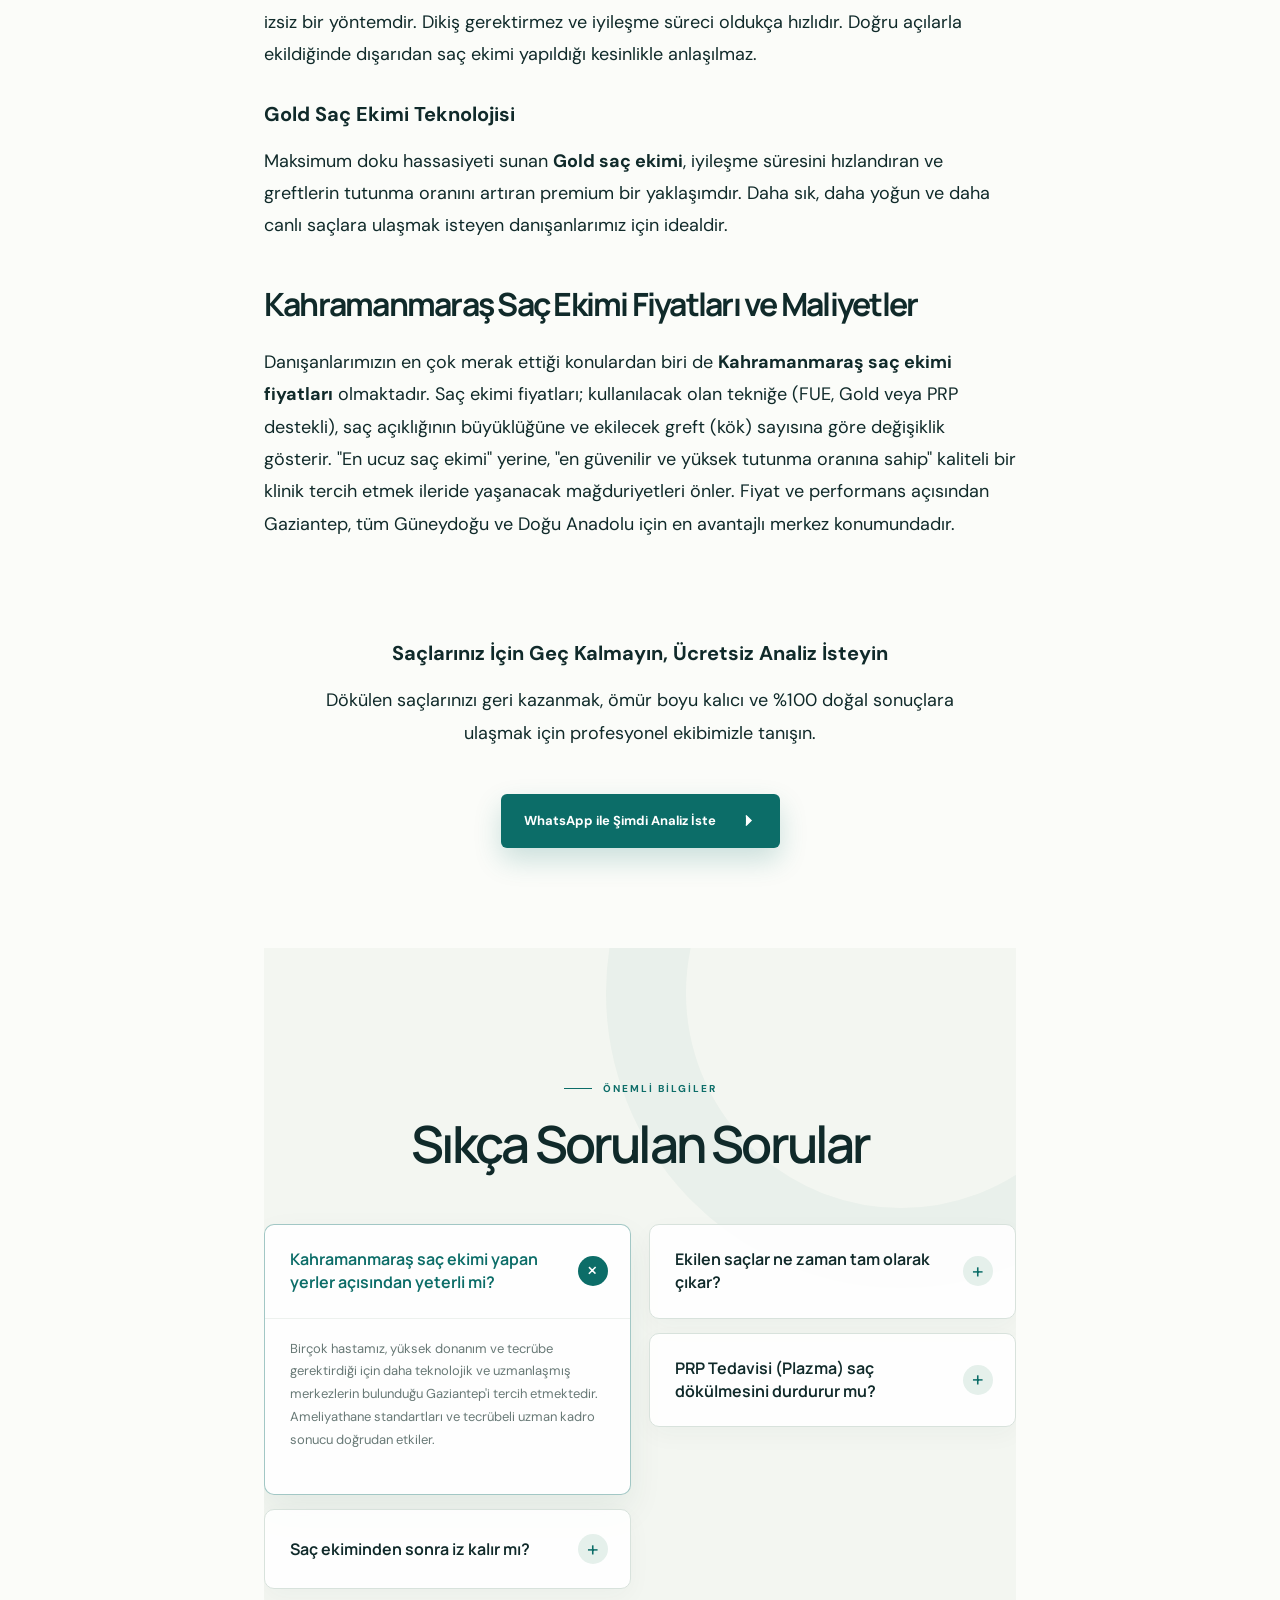
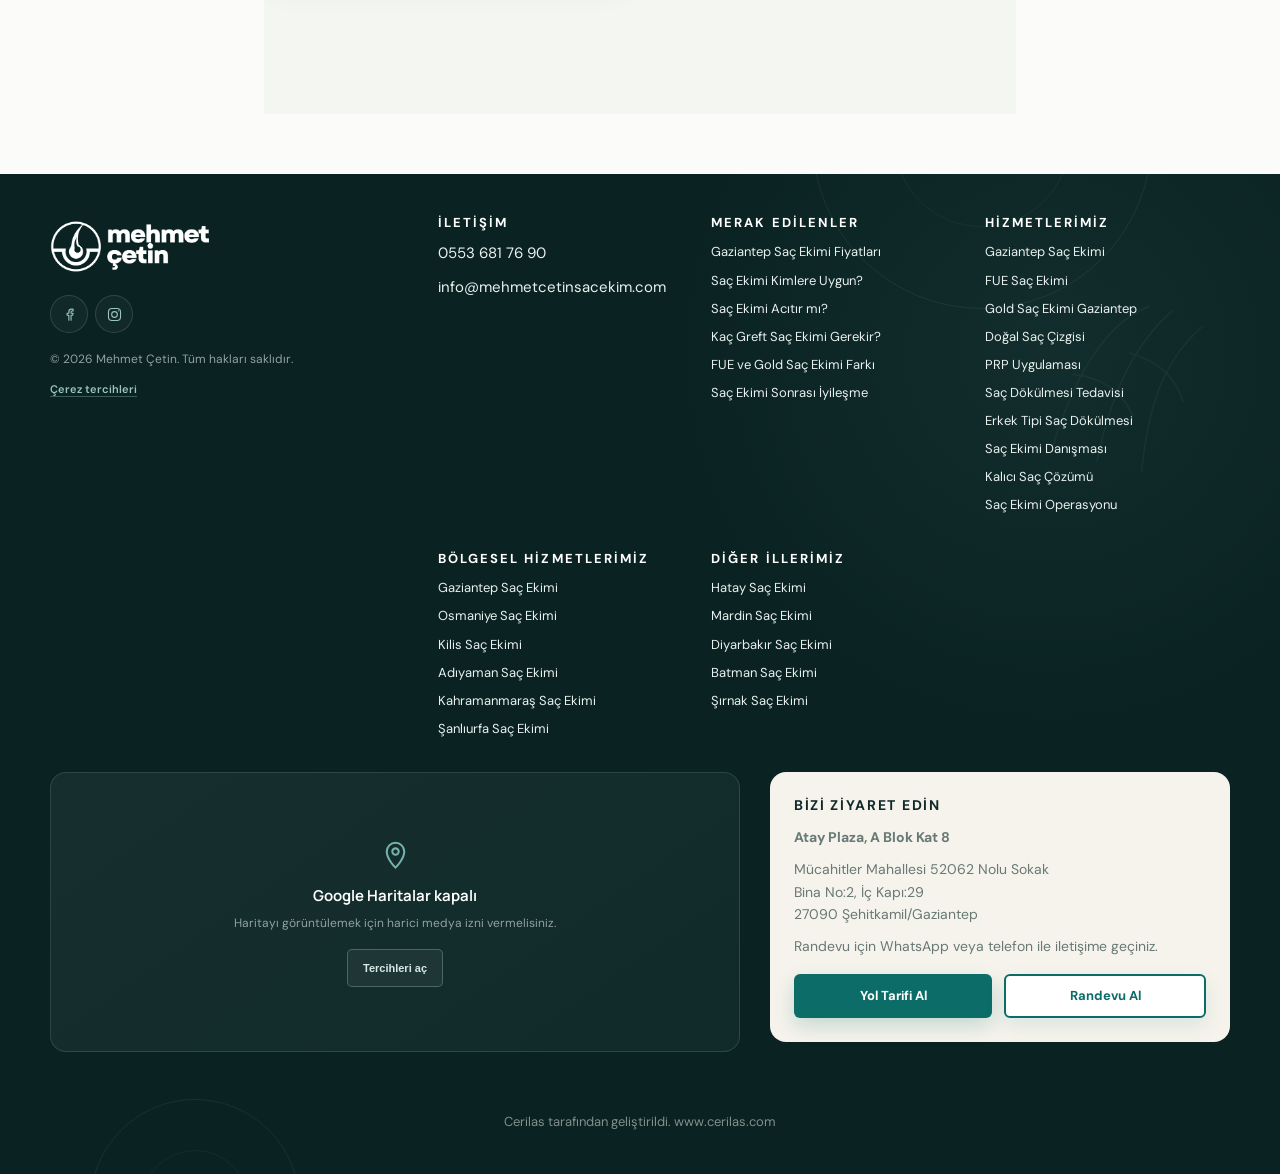
<file: kahramanmaras-sac-ekimi.html>
<!DOCTYPE html>
<html lang="tr">

<head>
  <!-- Google Tag Manager -->
  <script>(function(w,d,s,l,i){w[l]=w[l]||[];w[l].push({'gtm.start':
  new Date().getTime(),event:'gtm.js'});var f=d.getElementsByTagName(s)[0],
  j=d.createElement(s),dl=l!='dataLayer'?'&l='+l:'';j.async=true;j.src=
  'https://www.googletagmanager.com/gtm.js?id='+i+dl;f.parentNode.insertBefore(j,f);
  })(window,document,'script','dataLayer','GTM-W2ZSKTFK');</script>
  <!-- End Google Tag Manager -->
  <!-- Google tag (gtag.js) -->
  <script async src="https://www.googletagmanager.com/gtag/js?id=G-VPKPKY44ZM"></script>
  <script async src="https://www.googletagmanager.com/gtag/js?id=AW-18360103797"></script>
  <script>
    window.dataLayer = window.dataLayer || [];
    function gtag() { dataLayer.push(arguments); }
    gtag('js', new Date());

    gtag('config', 'G-VPKPKY44ZM');
    gtag('config', 'AW-18360103797');
  </script>
  <!-- Event snippet for Kişi conversion page -->
  <script>
    function gtag_report_conversion(url) {
      if (typeof gtag === "function") {
        gtag("event", "conversion", {
          "send_to": "AW-18360103797/h-xpCKiZg90cEPXm47JE"
        });
      }
      return true;
    }

    document.addEventListener("DOMContentLoaded", function () {
      document.querySelectorAll("a[href^=\"https://wa.me\"], a[href^=\"tel:\"]").forEach(function (link) {
        link.addEventListener("click", function () {
          gtag_report_conversion(link.href);
        });
      });
    });
  </script>
  <meta charset="UTF-8" />
  <meta name="viewport" content="width=device-width, initial-scale=1.0" />
  <meta name="description"
    content="Gaziantep'te saç ekimi alanında uzman Mehmet Çetin. FUE, Gold Saç Ekimi ve PRP uygulaması. 14+ yıl deneyim, 16.000+ başarılı operasyon. Doğal sonuç, birebir takip." />
  <meta name="keywords"
    content="Gaziantep saç ekimi, FUE, Gold saç ekimi, saç dökülmesi, doğal saç çizgisi, saç ekimi operasyonu" />
  <meta name="robots" content="index, follow, max-image-preview:large, max-snippet:-1, max-video-preview:-1" />
  <meta property="og:title" content="Kahramanmaraş Saç Ekimi Merkezi | Mehmet Çetin Uzmanlığı" />
  <meta property="og:description"
    content="Gaziantep'te en iyi saç ekimi hizmetleri. Doğal sonuç, kişiye özel planlanma, 14+ yıl tecrübe ile Mehmet Çetin." />
  <meta property="og:type" content="website" />
  <meta property="og:url" content="https://mehmetcetinsacekim.com/kahramanmaras-sac-ekimi.html" />
  <meta property="og:locale" content="tr_TR" />
  <meta property="og:image" content="mehmet-cetin-hero-new.jpg" />
  <meta name="twitter:card" content="summary_large_image" />
  <meta name="author" content="Mehmet Çetin" />
  <meta name="copyright" content="© 2026 Mehmet Çetin" />
  <title>Kahramanmaraş Saç Ekimi Merkezi & Fiyatları | En İyi Sonuçlar</title>
  <link rel="preconnect" href="https://fonts.googleapis.com" />
  <link rel="preconnect" href="https://fonts.gstatic.com" crossorigin />
  <link
    href="https://fonts.googleapis.com/css2?family=DM+Sans:wght@400;500;600;700&amp;family=Manrope:wght@400;500;600;700;800&amp;family=Noto+Sans+Arabic:wght@400;500;600;700;800&amp;display=swap"
    rel="stylesheet" />
  <link rel="stylesheet" href="styles.css?v=20260915-1" />
  <link rel="icon" href="favicon.svg" type="image/svg+xml" />
  <link rel="canonical" href="https://mehmetcetinsacekim.com/kahramanmaras-sac-ekimi.html" />
  <link rel="alternate" hreflang="tr" href="https://mehmetcetinsacekim.com/?lang=tr" />
  <link rel="alternate" hreflang="en" href="https://mehmetcetinsacekim.com/?lang=en" />
  <link rel="alternate" hreflang="ar" href="https://mehmetcetinsacekim.com/?lang=ar" />
  <link rel="alternate" hreflang="ru" href="https://mehmetcetinsacekim.com/?lang=ru" />
  <link rel="alternate" hreflang="x-default" href="https://mehmetcetinsacekim.com/" />
  
  <script src="cookie-consent.js?v=20260806-1" defer></script>
  <script type="application/ld+json">
    {
      "@context": "https://schema.org",
      "@type": "LocalBusiness",
      "name": "Mehmet Çetin Biyomedikal - Gaziantep Saç Ekimi",
      "description": "Gaziantep'te saç ekimi uzmanı. FUE, Gold Saç Ekimi ve PRP uygulaması.",
      "address": {
        "@type": "PostalAddress",
        "streetAddress": "Atay Plaza, A Blok Kat 8, Mücahitler Mahallesi 52062 Nolu Sokak Bina No:2, İç Kapı:29",
        "addressLocality": "Gaziantep",
        "addressRegion": "Gaziantep",
        "postalCode": "27090",
        "addressCountry": "TR"
      },
      "telephone": "+905536817690",
      "email": "info@mehmetcetinsacekim.com",
      "priceRange": "$$",
      "areaServed": "Gaziantep",
      "serviceType": ["Hair Transplant", "FUE Hair Transplant", "Gold Hair Transplant", "PRP Therapy"],
      "image": "mehmet-cetin-hero-new.jpg"
    }
    </script>
  <script type="application/ld+json">
    {
      "@context": "https://schema.org",
      "@type": "MedicalBusiness",
      "name": "Mehmet Çetin Biyomedikal",
      "medicalSpecialty": "Hair Restoration",
      "knowsAbout": ["FUE Hair Transplant", "Gold Hair Transplant", "PRP Therapy", "Hair Loss Treatment"]
    }
    </script>
  <script type="application/ld+json">
    {
      "@context": "https://schema.org",
      "@type": "FAQPage",
      "mainEntity": [
        {
          "@type": "Question",
          "name": "Gaziantep saç ekimi fiyatları ne kadar, kaç para?",
          "acceptedAnswer": {
            "@type": "Answer",
            "text": "Saç ekimi fiyatı; ihtiyaç duyulan greft sayısına, donör alanın durumuna, uygulanacak tekniğe ve seans planına göre değişir. Net fiyat için saç fotoğraflarıyla kişiye özel ön değerlendirme yapılır."
          }
        },
        {
          "@type": "Question",
          "name": "Saç ekimi kimlere uygundur?",
          "acceptedAnswer": {
            "@type": "Answer",
            "text": "Kalıcı veya genetik saç kaybı bulunan, donör alanı yeterli ve beklentileri gerçekçi kişiler saç ekimi için uygun olabilir. Saç kaybının nedeni ve donör kapasitesi kişiye özel değerlendirilmelidir."
          }
        },
        {
          "@type": "Question",
          "name": "Saç ekimi acıtır mı?",
          "acceptedAnswer": {
            "@type": "Answer",
            "text": "İşlem lokal anestezi altında planlanır. İlk uygulama sırasında kısa süreli batma, sonrasında ise geçici hassasiyet hissedilebilir; deneyim kişiden kişiye değişir."
          }
        },
        {
          "@type": "Question",
          "name": "Saç ekimi kaç saat sürer?",
          "acceptedAnswer": {
            "@type": "Answer",
            "text": "Süre; greft sayısına, ekim alanının büyüklüğüne ve kullanılan yönteme bağlıdır. Çoğu işlem aynı gün tamamlanır; geniş alanlarda birden fazla seans planlanabilir."
          }
        },
        {
          "@type": "Question",
          "name": "Kaç greft saç ekimine ihtiyacım var?",
          "acceptedAnswer": {
            "@type": "Answer",
            "text": "Greft ihtiyacı açıklığın genişliği, hedeflenen yoğunluk, saç teli yapısı ve donör kapasitesine göre belirlenir. Fotoğraflı analiz yaklaşık plan verir; kesin sayı yüz yüze değerlendirmede netleşir."
          }
        },
        {
          "@type": "Question",
          "name": "FUE saç ekimi ile Gold saç ekimi arasındaki fark nedir?",
          "acceptedAnswer": {
            "@type": "Answer",
            "text": "FUE, saç köklerinin tek tek alınmasına dayanan yöntemdir. Gold uygulamasında kanal ve greft planlamasında özel uçlar kullanılır. Uygun yöntem saç yapısı, donör alan ve hedefe göre seçilir."
          }
        },
        {
          "@type": "Question",
          "name": "Ekilen saçlar ne zaman çıkar?",
          "acceptedAnswer": {
            "@type": "Answer",
            "text": "İlk haftalardaki geçici dökülmenin ardından yeni saçlar çoğunlukla dördüncü ay civarında görünmeye başlar. Sonucun belirginleşmesi genellikle 10–18 ay sürebilir."
          }
        },
        {
          "@type": "Question",
          "name": "Saç ekimi kalıcı mı?",
          "acceptedAnswer": {
            "@type": "Answer",
            "text": "Donör bölgeden alınan kökler genellikle dökülmeye daha dirençlidir. Ancak çevredeki mevcut saçlar zamanla seyrelmeye devam edebilir; kalıcılık ve yoğunluk kişisel koşullara bağlıdır."
          }
        },
        {
          "@type": "Question",
          "name": "Saç ekimi sonrası iyileşme kaç gün sürer?",
          "acceptedAnswer": {
            "@type": "Answer",
            "text": "İlk günlerde kızarıklık, kabuklanma, şişlik veya hassasiyet görülebilir. Greftlerin özellikle ilk iki hafta korunması önemlidir; günlük yaşama dönüş yapılan işe ve iyileşme hızına göre değişir."
          }
        },
        {
          "@type": "Question",
          "name": "Saç ekimi sonrası ilk yıkama ve spor ne zaman yapılır?",
          "acceptedAnswer": {
            "@type": "Answer",
            "text": "İlk yıkama ve bakım, kişiye verilen plana göre nazikçe yapılır. Darbe, yoğun terleme ve ağır egzersizden önerilen süre boyunca kaçınmak gerekir; net zamanlama iyileşmeye göre belirlenir."
          }
        },
        {
          "@type": "Question",
          "name": "Kadınlara saç ekimi yapılır mı?",
          "acceptedAnswer": {
            "@type": "Answer",
            "text": "Evet, uygun saç kaybı tipi ve yeterli donör kapasitesi bulunan kadınlara da saç ekimi planlanabilir. Yaygın veya geçici dökülmelerde önce saç kaybının nedeni değerlendirilmelidir."
          }
        },
        {
          "@type": "Question",
          "name": "Saç ekimi için ideal yaş kaçtır?",
          "acceptedAnswer": {
            "@type": "Answer",
            "text": "Tek başına yaş belirleyici değildir. Saç dökülmesinin seyri, donör alan, aile öyküsü ve ileride oluşabilecek kayıp birlikte değerlendirilerek uzun vadeli plan yapılır."
          }
        },
        {
          "@type": "Question",
          "name": "Donör alanı zayıf olanlara saç ekimi yapılabilir mi?",
          "acceptedAnswer": {
            "@type": "Answer",
            "text": "Donör alanın yoğunluğu ve saç tellerinin niteliği alınabilecek greft sayısını sınırlar. Zayıf donör alanda daha kontrollü yoğunluk, farklı bölge önceliği veya seans planı gerekebilir."
          }
        },
        {
          "@type": "Question",
          "name": "Doğal saç çizgisi nasıl planlanır?",
          "acceptedAnswer": {
            "@type": "Answer",
            "text": "Doğal saç çizgisi; yüz oranı, yaş, mevcut saç yönü, açıklık ve donör kapasitesi birlikte değerlendirilerek tasarlanır. Tek tip veya gereğinden fazla düz bir çizgi yerine kişiye uyum hedeflenir."
          }
        }
      ]
    }
    </script>

  <script type="application/ld+json">
  {
    "@context": "https://schema.org",
    "@type": "Article",
    "headline": "Kahramanmaraş Saç Ekimi ve En İyi Saç Ekim Merkezi Arayışı",
    "description": "Kahramanmaraş bölgesinden kliniğimize ulaşan danışanlarımız için FUE ve Gold teknikleriyle kişiye özel saç ekimi planlaması. En iyi saç ekimi merkezine ulaşın.",
    "author": {
      "@type": "Person",
      "name": "Mehmet Çetin"
    },
    "publisher": {
      "@type": "Organization",
      "name": "Mehmet Çetin Saç Ekimi",
      "logo": {
        "@type": "ImageObject",
        "url": "https://mehmetcetinsacekim.com/mcetin-logo.png"
      }
    }
  }
  </script>
</head>

<body>
  <!-- Google Tag Manager (noscript) -->
  <noscript><iframe src="https://www.googletagmanager.com/ns.html?id=GTM-W2ZSKTFK"
  height="0" width="0" style="display:none;visibility:hidden"></iframe></noscript>
  <!-- End Google Tag Manager (noscript) -->
  <header class="site-header">
    <div class="container nav-wrap">
      <a class="brand" href="index.html" aria-label="Ana sayfa">
        <img src="mcetin-logo.png" alt="Mehmet Çetin" />
      </a>

      <nav aria-label="Ana menü">
        <a href="index.html#hizmetler">Uygulamalar</a>
        <a href="index.html#surec">Süreç</a>
        <a href="index.html#sonuclar">Sonuçlar</a>
        <a href="index.html#hakkimda">Hakkımda</a>
        <a href="#sss">SSS</a>
      </nav>

      <div class="social-links header-social" aria-label="Sosyal medya">
        <a href="https://www.facebook.com/mehmet.cetin.73550" target="_blank" rel="noopener noreferrer"
          aria-label="Facebook">
          <svg viewBox="0 0 24 24" aria-hidden="true">
            <path
              d="M14.2 20v-7h2.4l.4-2.8h-2.8V8.4c0-.8.2-1.4 1.4-1.4h1.5V4.5c-.3 0-1.2-.1-2.2-.1-2.2 0-3.8 1.4-3.8 3.9v1.9H8.6V13h2.5v7" />
          </svg>
        </a>
        <a href="https://www.instagram.com/mehmetcetin_sacekimi/" target="_blank" rel="noopener noreferrer"
          aria-label="Instagram">
          <svg viewBox="0 0 24 24" aria-hidden="true">
            <rect x="3.5" y="3.5" width="17" height="17" rx="5" />
            <circle cx="12" cy="12" r="4" />
            <circle cx="17.5" cy="6.8" r=".8" class="social-dot" />
          </svg>
        </a>
      </div>

      

      <div class="header-cta-group">
        <a class="header-cta header-cta-phone" href="tel:+905536817690" aria-label="Telefonla arayın">
          <svg viewBox="0 0 24 24" aria-hidden="true">
            <path
              d="M7.2 3.8 9.5 8 7.8 9.7a15.2 15.2 0 0 0 6.5 6.5l1.7-1.7 4.2 2.3-.7 3.1c-.2.8-.9 1.3-1.7 1.3C9.5 20.7 3.3 14.5 2.8 6.2c0-.8.5-1.5 1.3-1.7l3.1-.7Z" />
          </svg>
          <span>Hemen Ara</span>
        </a>
        <a class="header-cta header-cta-wa" href="https://wa.me/905536817690" target="_blank" rel="noopener" aria-label="WhatsApp'tan iletişime geçin">
          <img src="whatsapp-logo.png" alt="WhatsApp" class="wa-inline-icon">
          <span>WhatsApp</span>
        </a>
      </div>
    </div>
  </header>

  
    
    <main id="top" class="seo-blog-container">
      <div class="seo-breadcrumb">
        <a href="/">Ana Sayfa</a> &gt; <span>Kahramanmaraş Saç Ekimi Merkezi</span>
      </div>
      
      <article class="seo-blog-content">
        <h1>Kahramanmaraş Saç Ekimi ve En İyi Saç Ekim Merkezi Arayışı</h1>
        
        <p>Erkeklerde ve kadınlarda görülen saç dökülmesi, özgüven kaybına neden olan temel estetik sorunların başında gelir. <strong>Kahramanmaraş saç ekimi</strong> ve <strong>saç dökülmesi tedavisi</strong> konusunda araştırma yapan birçok danışanımız, kalıcı ve kesin çözüm için modern tekniklerin uygulandığı Gaziantep merkezli kliniğimizi tercih etmektedir. Amacımız yalnızca boşlukları doldurmak değil; <strong>en iyi saç ekim merkezi</strong> standartlarında, yüzünüze mükemmel uyum sağlayan %100 <strong>doğal saç ekimi</strong> sonuçları yaratmaktır.</p>
        
        <p>Saç ekimi, geri dönüşü zor olan ve uzmanlık gerektiren hassas bir cerrahi prosedürdür. Biyomedikal Uzmanı Mehmet Çetin liderliğindeki profesyonel ekibimiz, 14 yılı aşkın sürede edindiği 16.000'den fazla başarılı operasyon deneyimiyle <strong>Kahramanmaraş</strong> bölgesinden gelen misafirlerine güvenli, ağrısız ve ömür boyu kalıcı çözümler sunmaktadır.</p>
        
        <h2>Kahramanmaraş'den Gelen Misafirlerimiz İçin Süreç Nasıl İşliyor?</h2>
        <p>Saç ekimi işlemi için kliniğimize ulaşmak son derece kolaydır. Bulunduğunuz konuma sadece <strong>1 Saat</strong> mesafede olan Gaziantep kliniğimiz, gelişmiş sağlık turizmi altyapısı sayesinde <strong>Kahramanmaraş saç ekim merkezleri</strong> arayışında olan hastalarımıza konforlu bir alternatif oluşturur. Sürecimiz 4 temel adımdan oluşur:</p>
        <ul>
          <li><strong>Ücretsiz Online Saç Analizi:</strong> Kliniğimize gelmeden önce WhatsApp üzerinden fotoğraflarınızı ileterek donör alan durumunuzu ve ihtiyacınız olan greft sayısını net bir şekilde öğrenebilirsiniz.</li>
          <li><strong>Birebir Ön Görüşme ve Saç Çizgisi Tasarımı:</strong> Saç ekiminde en kritik aşama tasarımdır. Yaşınıza, yüz oranınıza ve mimiklerinize göre altın orana uygun bir doğal saç çizgisi planlaması yapılır.</li>
          <li><strong>Ağrısız ve Konforlu Operasyon:</strong> Lokal anestezi eşliğinde gerçekleştirilen işlemlerde, <strong>FUE saç ekimi</strong> ve <strong>Gold saç ekimi</strong> teknikleriyle greftleriniz özenle nakledilir.</li>
          <li><strong>VIP Transfer ve Ücretsiz Konaklama:</strong> Şehir dışından (Kahramanmaraş) gelen misafirlerimiz, yorgunluk yaşamaması adına talep doğrultusunda anlaşmalı 5 yıldızlı otellerde konaklatılır ve tüm transferleri sağlanır.</li>
        </ul>

        <h2>Modern Saç Ekimi Yöntemleri: FUE ve Gold Saç Ekimi</h2>
        <p>Kliniğimizde, dünyada kabul görmüş en geçerli ve başarılı yöntemleri kullanıyoruz. Saç ekiminde başarıyı belirleyen faktör doğru tekniktir:</p>
        
        <h3>FUE Saç Ekimi (Foliküler Ünite Ekstraksiyonu)</h3>
        <p><strong>FUE saç ekimi</strong>, saç köklerinin donör bölgeden tek tek mikro motorlar yardımıyla alındığı izsiz bir yöntemdir. Dikiş gerektirmez ve iyileşme süreci oldukça hızlıdır. Doğru açılarla ekildiğinde dışarıdan saç ekimi yapıldığı kesinlikle anlaşılmaz.</p>
        
        <h3>Gold Saç Ekimi Teknolojisi</h3>
        <p>Maksimum doku hassasiyeti sunan <strong>Gold saç ekimi</strong>, iyileşme süresini hızlandıran ve greftlerin tutunma oranını artıran premium bir yaklaşımdır. Daha sık, daha yoğun ve daha canlı saçlara ulaşmak isteyen danışanlarımız için idealdir.</p>

        <h2>Kahramanmaraş Saç Ekimi Fiyatları ve Maliyetler</h2>
        <p>Danışanlarımızın en çok merak ettiği konulardan biri de <strong>Kahramanmaraş saç ekimi fiyatları</strong> olmaktadır. Saç ekimi fiyatları; kullanılacak olan tekniğe (FUE, Gold veya PRP destekli), saç açıklığının büyüklüğüne ve ekilecek greft (kök) sayısına göre değişiklik gösterir. "En ucuz saç ekimi" yerine, "en güvenilir ve yüksek tutunma oranına sahip" kaliteli bir klinik tercih etmek ileride yaşanacak mağduriyetleri önler. Fiyat ve performans açısından Gaziantep, tüm Güneydoğu ve Doğu Anadolu için en avantajlı merkez konumundadır.</p>

        <div class="seo-blog-cta">
          <h3>Saçlarınız İçin Geç Kalmayın, Ücretsiz Analiz İsteyin</h3>
          <p>Dökülen saçlarınızı geri kazanmak, ömür boyu kalıcı ve %100 doğal sonuçlara ulaşmak için profesyonel ekibimizle tanışın.</p>
          <br>
          <a class="btn btn-primary" href="https://wa.me/905536817690" target="_blank" rel="noopener">
            WhatsApp ile Şimdi Analiz İste
            <svg viewBox="0 0 20 20" aria-hidden="true" width="20" style="vertical-align: middle; margin-left: 8px; fill: white;"><path d="m7 4 6 6-6 6"/></svg>
          </a>
        </div>
      </article>
      
      <section class="section faq" id="sss">
        <div class="faq-head">
          <span class="kicker">Önemli Bilgiler</span>
          <h2>Sıkça Sorulan Sorular</h2>
        </div>
        <div class="faq-grid" style="margin-top: 40px;">
          <div class="faq-column">
            <details open>
              <summary>Kahramanmaraş saç ekimi yapan yerler açısından yeterli mi?</summary>
              <div class="faq-answer">
                <p>Birçok hastamız, yüksek donanım ve tecrübe gerektirdiği için daha teknolojik ve uzmanlaşmış merkezlerin bulunduğu Gaziantep'i tercih etmektedir. Ameliyathane standartları ve tecrübeli uzman kadro sonucu doğrudan etkiler.</p>
              </div>
            </details>
            <details>
              <summary>Saç ekiminden sonra iz kalır mı?</summary>
              <div class="faq-answer">
                <p>Kliniğimizde uyguladığımız FUE ve Gold saç ekimi teknikleri tamamen izsiz (scarless) teknolojilerdir. Operasyondan kısa süre sonra hiçbir kesi veya dikiş izi kalmadan hayatınıza devam edebilirsiniz.</p>
              </div>
            </details>
          </div>
          <div class="faq-column">
            <details>
              <summary>Ekilen saçlar ne zaman tam olarak çıkar?</summary>
              <div class="faq-answer">
                <p>İlk haftalarda şok dökülme yaşanması normaldir. Ekilen saçlar genellikle 3. aydan itibaren çıkmaya başlar. 6. ayda sonuçlar gözle görülür hale gelir, 12 ila 15. aylar arasında ise tam, kalıcı formuna kavuşur.</p>
              </div>
            </details>
            <details>
              <summary>PRP Tedavisi (Plazma) saç dökülmesini durdurur mu?</summary>
              <div class="faq-answer">
                <p>Kendi kanınızdaki onarıcı hücrelerle yapılan PRP uygulaması, mevcut saç tellerini kalınlaştırır, canlandırır ve dökülmeyi büyük oranda yavaşlatır. Saç ekimi sonrası uygulanması ise yeni ekilen greftlerin beslenmesini destekler.</p>
              </div>
            </details>
          </div>
        </div>
      </section>
    </main>



  <footer>
    <span class="footer-decor-ring footer-decor-ring-one" aria-hidden="true"></span>
    <span class="footer-decor-ring footer-decor-ring-two" aria-hidden="true"></span>
    <svg class="footer-decor-icon" viewBox="0 0 220 220" aria-hidden="true">
      <path d="M42 178c9-58 29-115 68-136" />
      <path d="M83 186c4-56 15-104 48-143" />
      <path d="M124 190c-2-54 3-99 36-137" />
      <path d="M51 112c25-1 45 8 58 29" />
      <path d="M99 86c25 3 43 15 53 36" />
    </svg>
    <div class="container footer-content">
      <div class="footer-brand-block">
        <a class="brand footer-brand" href="#top">
          <img src="mcetyin-footerlogo.png" alt="Mehmet Çetin" />
        </a>
        <div class="social-links footer-social" aria-label="Sosyal medya">
          <a href="https://www.facebook.com/mehmet.cetin.73550" target="_blank" rel="noopener noreferrer"
            aria-label="Facebook">
            <svg viewBox="0 0 24 24" aria-hidden="true">
              <path
                d="M14.2 20v-7h2.4l.4-2.8h-2.8V8.4c0-.8.2-1.4 1.4-1.4h1.5V4.5c-.3 0-1.2-.1-2.2-.1-2.2 0-3.8 1.4-3.8 3.9v1.9H8.6V13h2.5v7" />
            </svg>
          </a>
          <a href="https://www.instagram.com/mehmetcetin_sacekimi/" target="_blank" rel="noopener noreferrer"
            aria-label="Instagram">
            <svg viewBox="0 0 24 24" aria-hidden="true">
              <rect x="3.5" y="3.5" width="17" height="17" rx="5" />
              <circle cx="12" cy="12" r="4" />
              <circle cx="17.5" cy="6.8" r=".8" class="social-dot" />
            </svg>
          </a>
        </div>
        <p class="footer-copy">© 2026 Mehmet Çetin. Tüm hakları saklıdır.</p>
        <button class="cookie-settings-link" type="button">Çerez tercihleri</button>
      </div>

      <div class="footer-details">
        <div class="footer-info">
          <h3>İletişim</h3>
          <a href="tel:+905536817690">0553 681 76 90</a>
          <a href="mailto:info@mehmetcetinsacekim.com">info@mehmetcetinsacekim.com</a>
        </div>

        <div class="footer-info footer-seo">
          <h3>Merak Edilenler</h3>
          <a href="#sac-ekimi-fiyatlari">Gaziantep Saç Ekimi Fiyatları</a>
          <a href="#sac-ekimi-kimlere-uygun">Saç Ekimi Kimlere Uygun?</a>
          <a href="#sac-ekimi-acitir-mi">Saç Ekimi Acıtır mı?</a>
          <a href="#kac-greft-gerekir">Kaç Greft Saç Ekimi Gerekir?</a>
          <a href="#fue-gold-farki">FUE ve Gold Saç Ekimi Farkı</a>
          <a href="#sac-ekimi-sonrasi">Saç Ekimi Sonrası İyileşme</a>
        </div>

        <div class="footer-info footer-seo">
          <h3>Hizmetlerimiz</h3>
          <a href="/gaziantep-sac-ekimi.html">Gaziantep Saç Ekimi</a>
          <a href="https://wa.me/905536817690">FUE Saç Ekimi</a>
          <a href="https://wa.me/905536817690">Gold Saç Ekimi Gaziantep</a>
          <a href="https://wa.me/905536817690">Doğal Saç Çizgisi</a>
          <a href="https://wa.me/905536817690">PRP Uygulaması</a>
          <a href="https://wa.me/905536817690">Saç Dökülmesi Tedavisi</a>
          <a href="https://wa.me/905536817690">Erkek Tipi Saç Dökülmesi</a>
          <a href="https://wa.me/905536817690">Saç Ekimi Danışması</a>
          <a href="https://wa.me/905536817690">Kalıcı Saç Çözümü</a>
          <a href="https://wa.me/905536817690">Saç Ekimi Operasyonu</a>
        </div>
        
        <div class="footer-info footer-seo">
          <h3>Bölgesel Hizmetlerimiz</h3>
          <a href="gaziantep-sac-ekimi.html">Gaziantep Saç Ekimi</a>
          <a href="osmaniye-sac-ekimi.html">Osmaniye Saç Ekimi</a>
          <a href="kilis-sac-ekimi.html">Kilis Saç Ekimi</a>
          <a href="adiyaman-sac-ekimi.html">Adıyaman Saç Ekimi</a>
          <a href="kahramanmaras-sac-ekimi.html">Kahramanmaraş Saç Ekimi</a>
          <a href="sanliurfa-sac-ekimi.html">Şanlıurfa Saç Ekimi</a>
        </div>

        <div class="footer-info footer-seo">
          <h3>Diğer İllerimiz</h3>
          <a href="hatay-sac-ekimi.html">Hatay Saç Ekimi</a>
          <a href="mardin-sac-ekimi.html">Mardin Saç Ekimi</a>
          <a href="diyarbakir-sac-ekimi.html">Diyarbakır Saç Ekimi</a>
          <a href="batman-sac-ekimi.html">Batman Saç Ekimi</a>
          <a href="sirnak-sac-ekimi.html">Şırnak Saç Ekimi</a>
        </div>
      </div>
    </div>

    <div class="container footer-map-wrap">
      <div class="footer-map-container">
        <div class="footer-map-content">
          <div class="map-consent-placeholder">
            <svg viewBox="0 0 24 24" aria-hidden="true">
              <path d="M12 21s6-5.7 6-11a6 6 0 1 0-12 0c0 5.3 6 11 6 11Z" />
              <circle cx="12" cy="10" r="2.2" />
            </svg>
            <strong>Google Haritalar kapalı</strong>
            <p>Haritayı görüntülemek için harici medya izni vermelisiniz.</p>
            <button class="map-consent-button" type="button">Tercihleri aç</button>
          </div>
          <iframe title="Gaziantep konum haritası"
            data-cookie-src="https://www.google.com/maps?q=37.0748307,37.3705138&amp;z=17&amp;output=embed"
            loading="lazy" referrerpolicy="no-referrer-when-downgrade" allowfullscreen></iframe>
        </div>
        <div class="footer-address-box">
          <h3>Bizi Ziyaret Edin</h3>
          <p><strong>Atay Plaza, A Blok Kat 8</strong></p>
          <p>Mücahitler Mahallesi 52062 Nolu Sokak<br />Bina No:2, İç Kapı:29<br />27090 Şehitkamil/Gaziantep</p>
          <p class="address-note">Randevu için WhatsApp veya telefon ile iletişime geçiniz.</p>
          <div class="footer-button-group">
            <a class="btn btn-directions"
              href="https://www.google.com/maps/dir/?api=1&amp;destination=37.0748307,37.3705138" target="_blank"
              rel="noopener">
              <span>Yol Tarifi Al</span>
            </a>
            <a class="btn btn-appointment" href="https://wa.me/905536817690" target="_blank" rel="noopener">
              <span>Randevu Al</span>
            </a>
          </div>
        </div>
      </div>
    </div>
    <div class="developer-credit" style="text-align: center; padding: 20px 0; font-size: 13px; color: #81908d; border-top: 1px solid rgba(0,0,0,0.05); margin-top: 40px; width: 100%; clear: both;">
      <a href="https://www.cerilas.com" target="_blank" rel="noopener" style="color: inherit; text-decoration: none;">Cerilas tarafından geliştirildi. www.cerilas.com</a>
    </div>
  </footer>

  <section class="cookie-banner" aria-label="Çerez tercihleri" aria-live="polite">
    <div class="cookie-banner-copy">
      <span class="cookie-kicker">Gizlilik tercihleriniz</span>
      <h2>Kontrol sizde.</h2>
      <p>Siteyi çalıştırmak ve dil tercihinizi hatırlamak için gerekli depolamayı kullanıyoruz. Google Haritalar
        yalnızca izin verirseniz yüklenir.</p>
    </div>
    <div class="cookie-banner-actions">
      <button class="cookie-action cookie-accept" type="button">Tümünü kabul et</button>
      <button class="cookie-action cookie-reject" type="button">İsteğe bağlıları reddet</button>
      <button class="cookie-preferences" type="button">Tercihler ve detaylar</button>
    </div>
  </section>

  <div class="cookie-modal" aria-hidden="true">
    <button class="cookie-modal-backdrop" type="button" aria-label="Kapat"></button>
    <section class="cookie-dialog" role="dialog" aria-modal="true" aria-labelledby="cookie-dialog-title">
      <button class="cookie-close" type="button" aria-label="Kapat"><span></span></button>
      <span class="cookie-kicker">Çerez ve depolama ayrıntıları</span>
      <h2 id="cookie-dialog-title">Gizlilik tercihlerinizi yönetin</h2>
      <p class="cookie-dialog-intro">Zorunlu depolama her zaman etkindir. Harici medya tercihinizi dilediğiniz zaman
        değiştirebilirsiniz.</p>

      <div class="cookie-notice">
        <h3>Aydınlatma bilgisi</h3>
        <p>Veri sorumlusu Mehmet Çetin’dir. Tercihler; siteyi seçtiğiniz dilde sunmak, rıza kaydınızı saklamak ve izin
          verdiğinizde Google Haritalar içeriğini göstermek amacıyla işlenir.</p>
      </div>

      <div class="cookie-category">
        <div>
          <span class="cookie-category-label">Her zaman etkin</span>
          <h3>Zorunlu depolama</h3>
          <p>site-cookie-consent: Seçiminizi 180 gün saklar. site-language: Seçtiğiniz dili cihazınızda saklar. Her
            ikisi de birinci taraf yerel depolamadır.</p>
        </div>
        <label class="cookie-toggle cookie-toggle-disabled">
          <input type="checkbox" checked disabled />
          <span aria-hidden="true"></span>
        </label>
      </div>

      <div class="cookie-category">
        <div>
          <span class="cookie-category-label">İsteğe bağlı</span>
          <h3>Harici medya</h3>
          <p>Google Haritalar etkinleştirildiğinde IP adresi ve teknik bilgiler Google’a aktarılabilir; Google üçüncü
            taraf çerezleri kullanabilir. Süreler Google’ın politikasına göre değişebilir.</p>
        </div>
        <label class="cookie-toggle">
          <input class="cookie-external-toggle" type="checkbox" />
          <span aria-hidden="true"></span>
        </label>
      </div>

      <p class="cookie-no-tracking">Bu sitede analiz, performans veya reklam çerezi kullanılmamaktadır.</p>

      <div class="cookie-dialog-actions">
        <button class="cookie-action cookie-save" type="button">Seçimlerimi kaydet</button>
        <button class="cookie-action cookie-dialog-reject" type="button">İsteğe bağlıları reddet</button>
      </div>
    </section>
  </div>

    <!-- Mobil Sabit Hızlı İletişim Barı -->
  <aside class="mobile-bottom-bar" aria-label="Hızlı İletişim">
    <a class="btn-mobile-call" href="tel:+905536817690" aria-label="Telefonla arayın">
      <svg viewBox="0 0 24 24" aria-hidden="true">
        <path
          d="M7.2 3.8 9.5 8 7.8 9.7a15.2 15.2 0 0 0 6.5 6.5l1.7-1.7 4.2 2.3-.7 3.1c-.2.8-.9 1.3-1.7 1.3C9.5 20.7 3.3 14.5 2.8 6.2c0-.8.5-1.5 1.3-1.7l3.1-.7Z" />
      </svg>
      <span>Hemen Ara</span>
    </a>
    <a class="btn-mobile-wa" href="https://wa.me/905536817690" target="_blank" rel="noopener" aria-label="WhatsApp'tan iletişime geçin">
      <img src="whatsapp-logo.png" alt="WhatsApp">
      <span>WhatsApp</span>
    </a>
  </aside>

  <a class="floating-wa" href="https://wa.me/905536817690" target="_blank" rel="noopener"
    aria-label="WhatsApp'tan iletişime geçin">
    <img src="whatsapp-logo.png" alt="WhatsApp">
  </a>

  <script>
    (() => {
      if ("scrollRestoration" in history) {
        history.scrollRestoration = "manual";
      }

      if (!window.location.hash) {
        window.addEventListener("pageshow", () => {
          requestAnimationFrame(() => window.scrollTo(0, 0));
        }, { once: true });
      }

      const items = [...document.querySelectorAll(".faq details")];
      const reduceMotion = window.matchMedia("(prefers-reduced-motion: reduce)");
      const animations = new WeakMap();

      const setItemState = (item, shouldOpen) => {
        const summary = item.querySelector("summary");
        const answer = item.querySelector(".faq-answer");
        const running = animations.get(item);

        if (running) {
          running.cancel();
          animations.delete(item);
        }

        if (reduceMotion.matches) {
          item.open = shouldOpen;
          return;
        }

        const startHeight = item.getBoundingClientRect().height;
        item.open = true;
        const summaryHeight = summary.getBoundingClientRect().height;
        const endHeight = shouldOpen ? summaryHeight + answer.scrollHeight : summaryHeight;

        item.style.height = `${startHeight}px`;
        item.style.overflow = "hidden";

        const animation = item.animate(
          { height: [`${startHeight}px`, `${endHeight}px`] },
          { duration: shouldOpen ? 380 : 300, easing: "cubic-bezier(.22, 1, .36, 1)" }
        );

        animations.set(item, animation);

        if (shouldOpen) {
          answer.animate(
            [
              { opacity: 0, transform: "translateY(-8px)" },
              { opacity: 1, transform: "translateY(0)" }
            ],
            { duration: 320, delay: 55, easing: "cubic-bezier(.22, 1, .36, 1)", fill: "both" }
          );
        } else {
          answer.animate(
            [
              { opacity: 1, transform: "translateY(0)" },
              { opacity: 0, transform: "translateY(-6px)" }
            ],
            { duration: 180, easing: "ease-out", fill: "both" }
          );
        }

        animation.onfinish = () => {
          item.open = shouldOpen;
          item.style.height = "";
          item.style.overflow = "";
          answer.getAnimations().forEach((current) => current.cancel());
          animations.delete(item);
        };
      };

      items.forEach((item) => {
        item.querySelector("summary").addEventListener("click", (event) => {
          event.preventDefault();
          const shouldOpen = !item.open;

          items.forEach((otherItem) => {
            if (otherItem !== item && otherItem.open) {
              setItemState(otherItem, false);
            }
          });

          setItemState(item, shouldOpen);
        });
      });
    })();
  </script>
</body>

</html>
</file>
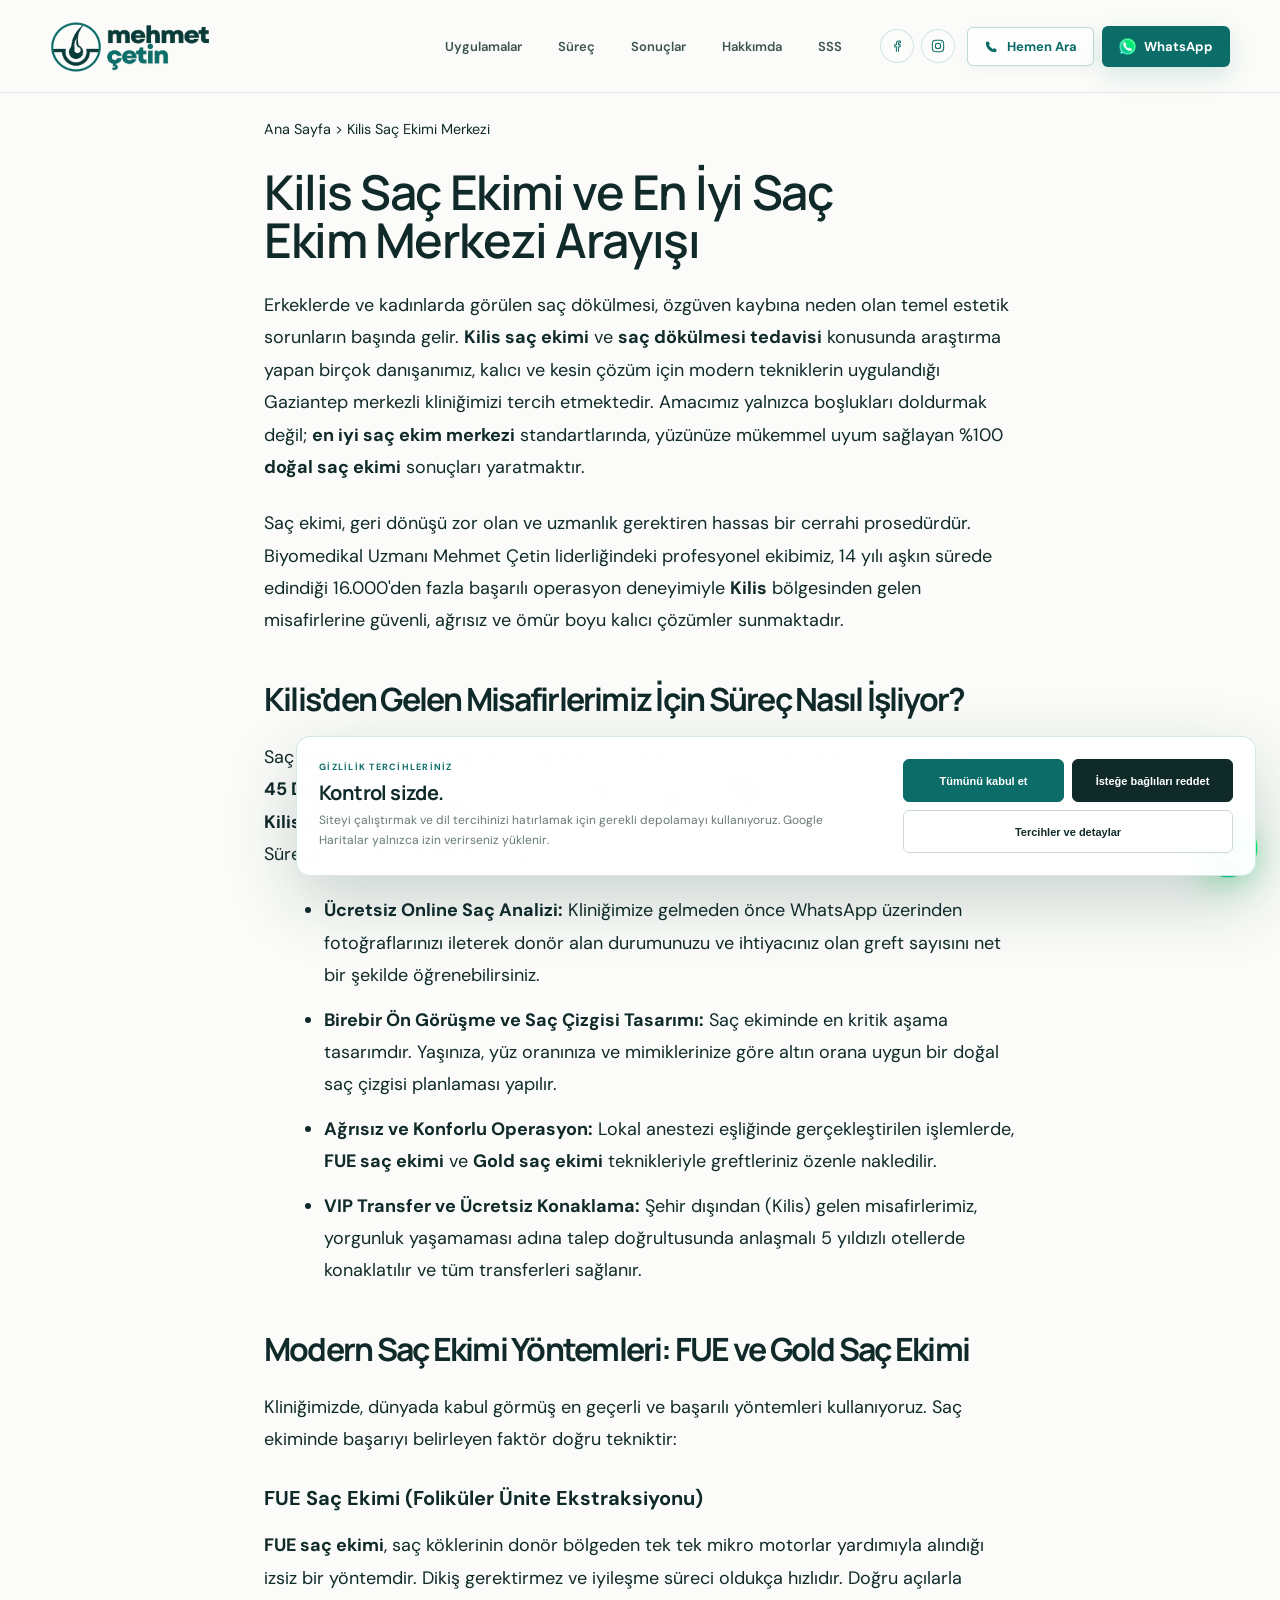
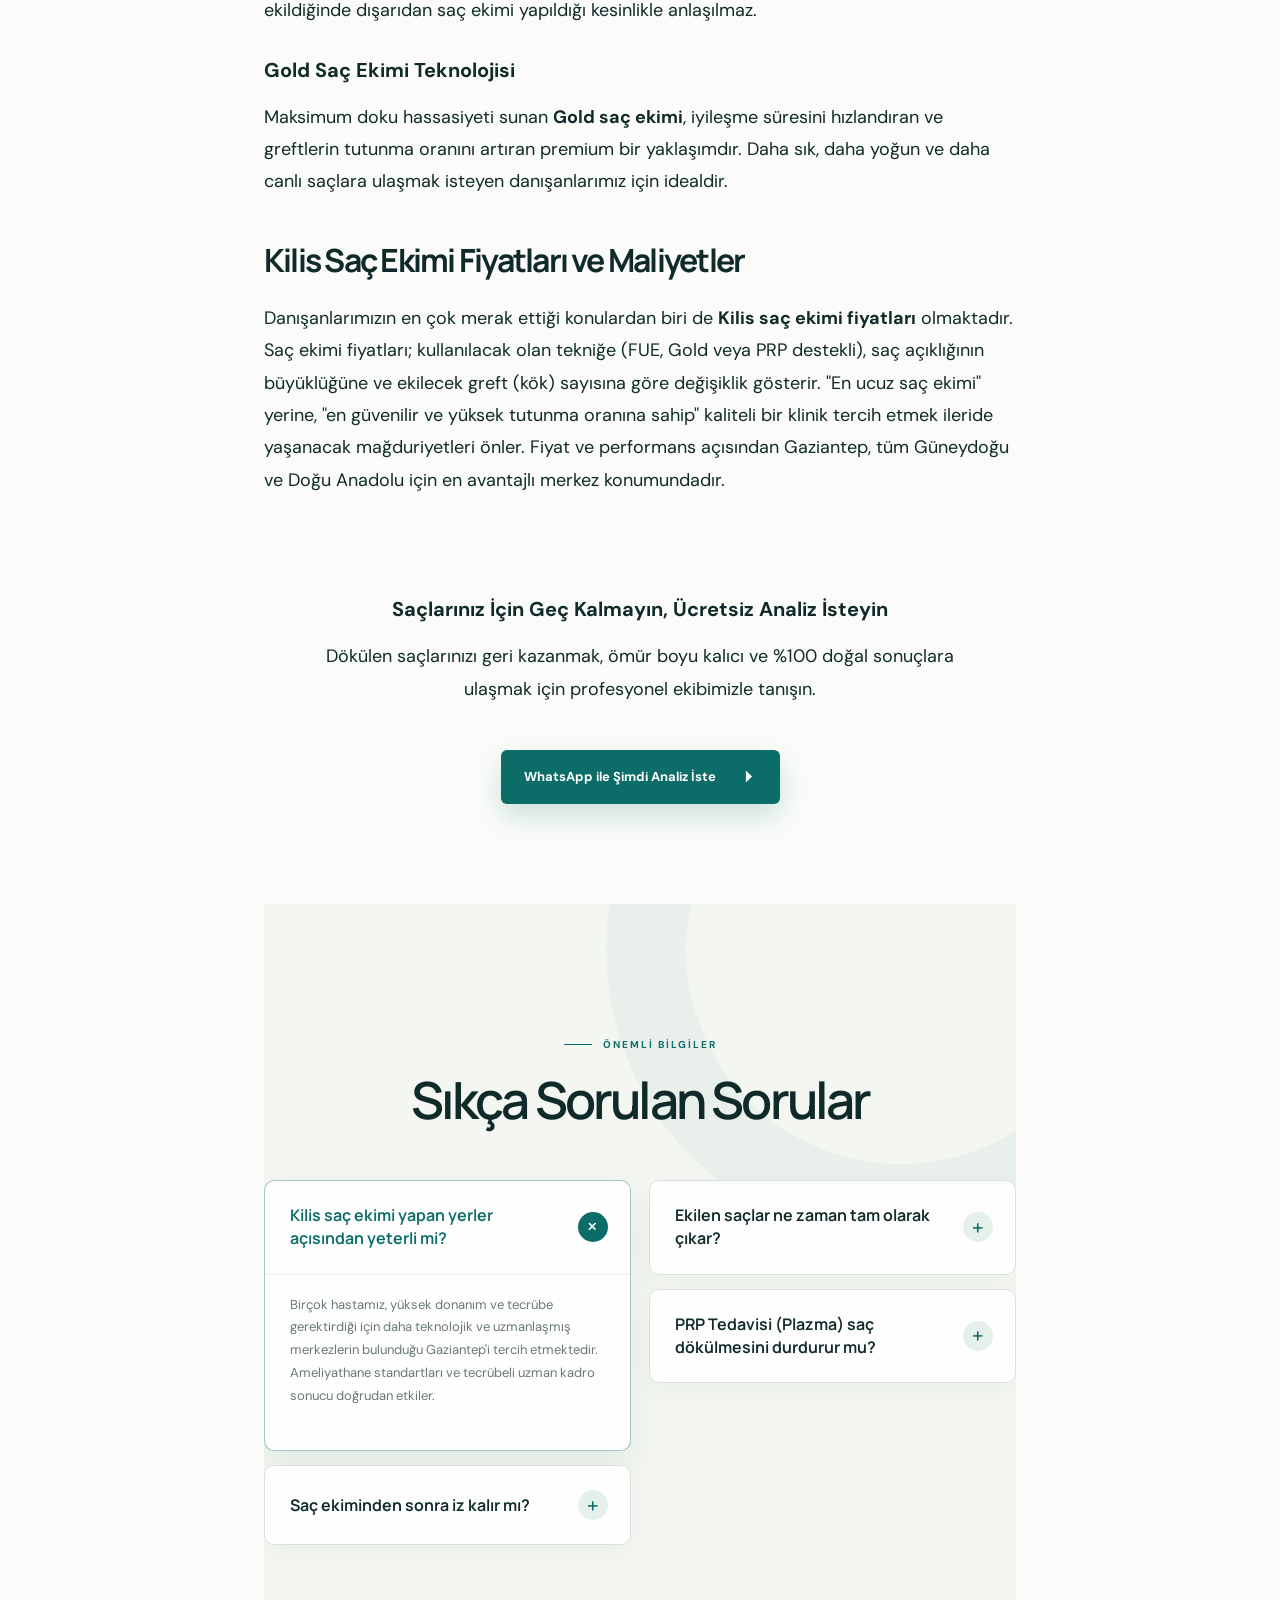
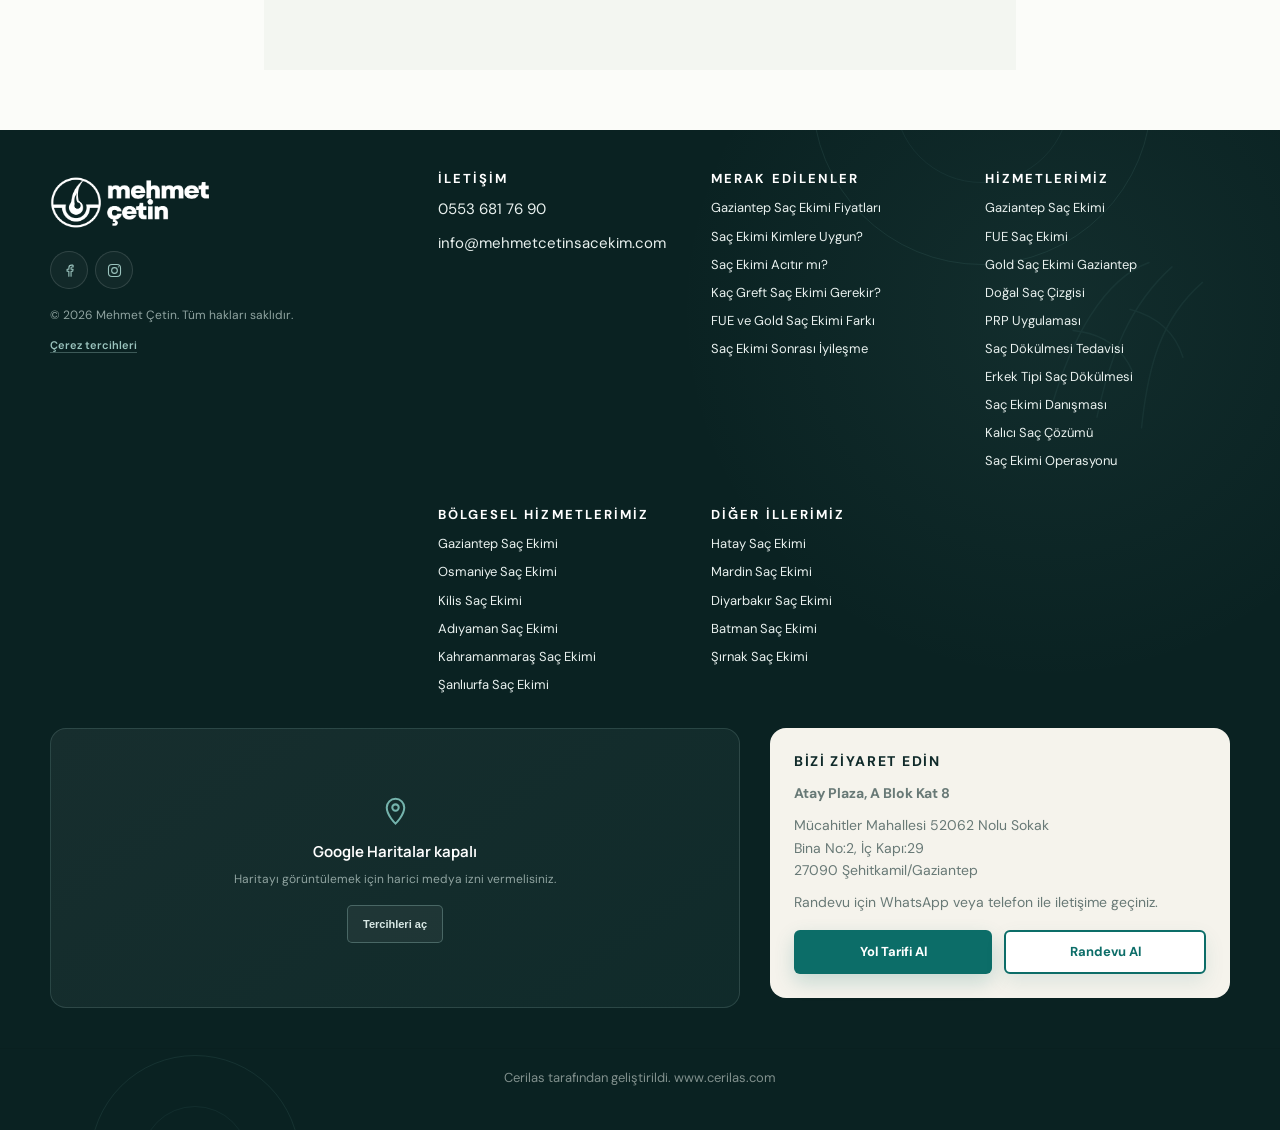
<file: kilis-sac-ekimi.html>
<!DOCTYPE html>
<html lang="tr">

<head>
  <!-- Google Tag Manager -->
  <script>(function(w,d,s,l,i){w[l]=w[l]||[];w[l].push({'gtm.start':
  new Date().getTime(),event:'gtm.js'});var f=d.getElementsByTagName(s)[0],
  j=d.createElement(s),dl=l!='dataLayer'?'&l='+l:'';j.async=true;j.src=
  'https://www.googletagmanager.com/gtm.js?id='+i+dl;f.parentNode.insertBefore(j,f);
  })(window,document,'script','dataLayer','GTM-W2ZSKTFK');</script>
  <!-- End Google Tag Manager -->
  <!-- Google tag (gtag.js) -->
  <script async src="https://www.googletagmanager.com/gtag/js?id=G-VPKPKY44ZM"></script>
  <script async src="https://www.googletagmanager.com/gtag/js?id=AW-18360103797"></script>
  <script>
    window.dataLayer = window.dataLayer || [];
    function gtag() { dataLayer.push(arguments); }
    gtag('js', new Date());

    gtag('config', 'G-VPKPKY44ZM');
    gtag('config', 'AW-18360103797');
  </script>
  <!-- Event snippet for Kişi conversion page -->
  <script>
    function gtag_report_conversion(url) {
      if (typeof gtag === "function") {
        gtag("event", "conversion", {
          "send_to": "AW-18360103797/h-xpCKiZg90cEPXm47JE"
        });
      }
      return true;
    }

    document.addEventListener("DOMContentLoaded", function () {
      document.querySelectorAll("a[href^=\"https://wa.me\"], a[href^=\"tel:\"]").forEach(function (link) {
        link.addEventListener("click", function () {
          gtag_report_conversion(link.href);
        });
      });
    });
  </script>
  <meta charset="UTF-8" />
  <meta name="viewport" content="width=device-width, initial-scale=1.0" />
  <meta name="description"
    content="Gaziantep'te saç ekimi alanında uzman Mehmet Çetin. FUE, Gold Saç Ekimi ve PRP uygulaması. 14+ yıl deneyim, 16.000+ başarılı operasyon. Doğal sonuç, birebir takip." />
  <meta name="keywords"
    content="Gaziantep saç ekimi, FUE, Gold saç ekimi, saç dökülmesi, doğal saç çizgisi, saç ekimi operasyonu" />
  <meta name="robots" content="index, follow, max-image-preview:large, max-snippet:-1, max-video-preview:-1" />
  <meta property="og:title" content="Kilis Saç Ekimi Merkezi | Mehmet Çetin Uzmanlığı" />
  <meta property="og:description"
    content="Gaziantep'te en iyi saç ekimi hizmetleri. Doğal sonuç, kişiye özel planlanma, 14+ yıl tecrübe ile Mehmet Çetin." />
  <meta property="og:type" content="website" />
  <meta property="og:url" content="https://mehmetcetinsacekim.com/kilis-sac-ekimi.html" />
  <meta property="og:locale" content="tr_TR" />
  <meta property="og:image" content="mehmet-cetin-hero-new.jpg" />
  <meta name="twitter:card" content="summary_large_image" />
  <meta name="author" content="Mehmet Çetin" />
  <meta name="copyright" content="© 2026 Mehmet Çetin" />
  <title>Kilis Saç Ekimi Merkezi & Fiyatları | En İyi Sonuçlar</title>
  <link rel="preconnect" href="https://fonts.googleapis.com" />
  <link rel="preconnect" href="https://fonts.gstatic.com" crossorigin />
  <link
    href="https://fonts.googleapis.com/css2?family=DM+Sans:wght@400;500;600;700&amp;family=Manrope:wght@400;500;600;700;800&amp;family=Noto+Sans+Arabic:wght@400;500;600;700;800&amp;display=swap"
    rel="stylesheet" />
  <link rel="stylesheet" href="styles.css?v=20260915-1" />
  <link rel="icon" href="favicon.svg" type="image/svg+xml" />
  <link rel="canonical" href="https://mehmetcetinsacekim.com/kilis-sac-ekimi.html" />
  <link rel="alternate" hreflang="tr" href="https://mehmetcetinsacekim.com/?lang=tr" />
  <link rel="alternate" hreflang="en" href="https://mehmetcetinsacekim.com/?lang=en" />
  <link rel="alternate" hreflang="ar" href="https://mehmetcetinsacekim.com/?lang=ar" />
  <link rel="alternate" hreflang="ru" href="https://mehmetcetinsacekim.com/?lang=ru" />
  <link rel="alternate" hreflang="x-default" href="https://mehmetcetinsacekim.com/" />
  
  <script src="cookie-consent.js?v=20260806-1" defer></script>
  <script type="application/ld+json">
    {
      "@context": "https://schema.org",
      "@type": "LocalBusiness",
      "name": "Mehmet Çetin Biyomedikal - Gaziantep Saç Ekimi",
      "description": "Gaziantep'te saç ekimi uzmanı. FUE, Gold Saç Ekimi ve PRP uygulaması.",
      "address": {
        "@type": "PostalAddress",
        "streetAddress": "Atay Plaza, A Blok Kat 8, Mücahitler Mahallesi 52062 Nolu Sokak Bina No:2, İç Kapı:29",
        "addressLocality": "Gaziantep",
        "addressRegion": "Gaziantep",
        "postalCode": "27090",
        "addressCountry": "TR"
      },
      "telephone": "+905536817690",
      "email": "info@mehmetcetinsacekim.com",
      "priceRange": "$$",
      "areaServed": "Gaziantep",
      "serviceType": ["Hair Transplant", "FUE Hair Transplant", "Gold Hair Transplant", "PRP Therapy"],
      "image": "mehmet-cetin-hero-new.jpg"
    }
    </script>
  <script type="application/ld+json">
    {
      "@context": "https://schema.org",
      "@type": "MedicalBusiness",
      "name": "Mehmet Çetin Biyomedikal",
      "medicalSpecialty": "Hair Restoration",
      "knowsAbout": ["FUE Hair Transplant", "Gold Hair Transplant", "PRP Therapy", "Hair Loss Treatment"]
    }
    </script>
  <script type="application/ld+json">
    {
      "@context": "https://schema.org",
      "@type": "FAQPage",
      "mainEntity": [
        {
          "@type": "Question",
          "name": "Gaziantep saç ekimi fiyatları ne kadar, kaç para?",
          "acceptedAnswer": {
            "@type": "Answer",
            "text": "Saç ekimi fiyatı; ihtiyaç duyulan greft sayısına, donör alanın durumuna, uygulanacak tekniğe ve seans planına göre değişir. Net fiyat için saç fotoğraflarıyla kişiye özel ön değerlendirme yapılır."
          }
        },
        {
          "@type": "Question",
          "name": "Saç ekimi kimlere uygundur?",
          "acceptedAnswer": {
            "@type": "Answer",
            "text": "Kalıcı veya genetik saç kaybı bulunan, donör alanı yeterli ve beklentileri gerçekçi kişiler saç ekimi için uygun olabilir. Saç kaybının nedeni ve donör kapasitesi kişiye özel değerlendirilmelidir."
          }
        },
        {
          "@type": "Question",
          "name": "Saç ekimi acıtır mı?",
          "acceptedAnswer": {
            "@type": "Answer",
            "text": "İşlem lokal anestezi altında planlanır. İlk uygulama sırasında kısa süreli batma, sonrasında ise geçici hassasiyet hissedilebilir; deneyim kişiden kişiye değişir."
          }
        },
        {
          "@type": "Question",
          "name": "Saç ekimi kaç saat sürer?",
          "acceptedAnswer": {
            "@type": "Answer",
            "text": "Süre; greft sayısına, ekim alanının büyüklüğüne ve kullanılan yönteme bağlıdır. Çoğu işlem aynı gün tamamlanır; geniş alanlarda birden fazla seans planlanabilir."
          }
        },
        {
          "@type": "Question",
          "name": "Kaç greft saç ekimine ihtiyacım var?",
          "acceptedAnswer": {
            "@type": "Answer",
            "text": "Greft ihtiyacı açıklığın genişliği, hedeflenen yoğunluk, saç teli yapısı ve donör kapasitesine göre belirlenir. Fotoğraflı analiz yaklaşık plan verir; kesin sayı yüz yüze değerlendirmede netleşir."
          }
        },
        {
          "@type": "Question",
          "name": "FUE saç ekimi ile Gold saç ekimi arasındaki fark nedir?",
          "acceptedAnswer": {
            "@type": "Answer",
            "text": "FUE, saç köklerinin tek tek alınmasına dayanan yöntemdir. Gold uygulamasında kanal ve greft planlamasında özel uçlar kullanılır. Uygun yöntem saç yapısı, donör alan ve hedefe göre seçilir."
          }
        },
        {
          "@type": "Question",
          "name": "Ekilen saçlar ne zaman çıkar?",
          "acceptedAnswer": {
            "@type": "Answer",
            "text": "İlk haftalardaki geçici dökülmenin ardından yeni saçlar çoğunlukla dördüncü ay civarında görünmeye başlar. Sonucun belirginleşmesi genellikle 10–18 ay sürebilir."
          }
        },
        {
          "@type": "Question",
          "name": "Saç ekimi kalıcı mı?",
          "acceptedAnswer": {
            "@type": "Answer",
            "text": "Donör bölgeden alınan kökler genellikle dökülmeye daha dirençlidir. Ancak çevredeki mevcut saçlar zamanla seyrelmeye devam edebilir; kalıcılık ve yoğunluk kişisel koşullara bağlıdır."
          }
        },
        {
          "@type": "Question",
          "name": "Saç ekimi sonrası iyileşme kaç gün sürer?",
          "acceptedAnswer": {
            "@type": "Answer",
            "text": "İlk günlerde kızarıklık, kabuklanma, şişlik veya hassasiyet görülebilir. Greftlerin özellikle ilk iki hafta korunması önemlidir; günlük yaşama dönüş yapılan işe ve iyileşme hızına göre değişir."
          }
        },
        {
          "@type": "Question",
          "name": "Saç ekimi sonrası ilk yıkama ve spor ne zaman yapılır?",
          "acceptedAnswer": {
            "@type": "Answer",
            "text": "İlk yıkama ve bakım, kişiye verilen plana göre nazikçe yapılır. Darbe, yoğun terleme ve ağır egzersizden önerilen süre boyunca kaçınmak gerekir; net zamanlama iyileşmeye göre belirlenir."
          }
        },
        {
          "@type": "Question",
          "name": "Kadınlara saç ekimi yapılır mı?",
          "acceptedAnswer": {
            "@type": "Answer",
            "text": "Evet, uygun saç kaybı tipi ve yeterli donör kapasitesi bulunan kadınlara da saç ekimi planlanabilir. Yaygın veya geçici dökülmelerde önce saç kaybının nedeni değerlendirilmelidir."
          }
        },
        {
          "@type": "Question",
          "name": "Saç ekimi için ideal yaş kaçtır?",
          "acceptedAnswer": {
            "@type": "Answer",
            "text": "Tek başına yaş belirleyici değildir. Saç dökülmesinin seyri, donör alan, aile öyküsü ve ileride oluşabilecek kayıp birlikte değerlendirilerek uzun vadeli plan yapılır."
          }
        },
        {
          "@type": "Question",
          "name": "Donör alanı zayıf olanlara saç ekimi yapılabilir mi?",
          "acceptedAnswer": {
            "@type": "Answer",
            "text": "Donör alanın yoğunluğu ve saç tellerinin niteliği alınabilecek greft sayısını sınırlar. Zayıf donör alanda daha kontrollü yoğunluk, farklı bölge önceliği veya seans planı gerekebilir."
          }
        },
        {
          "@type": "Question",
          "name": "Doğal saç çizgisi nasıl planlanır?",
          "acceptedAnswer": {
            "@type": "Answer",
            "text": "Doğal saç çizgisi; yüz oranı, yaş, mevcut saç yönü, açıklık ve donör kapasitesi birlikte değerlendirilerek tasarlanır. Tek tip veya gereğinden fazla düz bir çizgi yerine kişiye uyum hedeflenir."
          }
        }
      ]
    }
    </script>

  <script type="application/ld+json">
  {
    "@context": "https://schema.org",
    "@type": "Article",
    "headline": "Kilis Saç Ekimi ve En İyi Saç Ekim Merkezi Arayışı",
    "description": "Kilis bölgesinden kliniğimize ulaşan danışanlarımız için FUE ve Gold teknikleriyle kişiye özel saç ekimi planlaması. En iyi saç ekimi merkezine ulaşın.",
    "author": {
      "@type": "Person",
      "name": "Mehmet Çetin"
    },
    "publisher": {
      "@type": "Organization",
      "name": "Mehmet Çetin Saç Ekimi",
      "logo": {
        "@type": "ImageObject",
        "url": "https://mehmetcetinsacekim.com/mcetin-logo.png"
      }
    }
  }
  </script>
</head>

<body>
  <!-- Google Tag Manager (noscript) -->
  <noscript><iframe src="https://www.googletagmanager.com/ns.html?id=GTM-W2ZSKTFK"
  height="0" width="0" style="display:none;visibility:hidden"></iframe></noscript>
  <!-- End Google Tag Manager (noscript) -->
  <header class="site-header">
    <div class="container nav-wrap">
      <a class="brand" href="index.html" aria-label="Ana sayfa">
        <img src="mcetin-logo.png" alt="Mehmet Çetin" />
      </a>

      <nav aria-label="Ana menü">
        <a href="index.html#hizmetler">Uygulamalar</a>
        <a href="index.html#surec">Süreç</a>
        <a href="index.html#sonuclar">Sonuçlar</a>
        <a href="index.html#hakkimda">Hakkımda</a>
        <a href="#sss">SSS</a>
      </nav>

      <div class="social-links header-social" aria-label="Sosyal medya">
        <a href="https://www.facebook.com/mehmet.cetin.73550" target="_blank" rel="noopener noreferrer"
          aria-label="Facebook">
          <svg viewBox="0 0 24 24" aria-hidden="true">
            <path
              d="M14.2 20v-7h2.4l.4-2.8h-2.8V8.4c0-.8.2-1.4 1.4-1.4h1.5V4.5c-.3 0-1.2-.1-2.2-.1-2.2 0-3.8 1.4-3.8 3.9v1.9H8.6V13h2.5v7" />
          </svg>
        </a>
        <a href="https://www.instagram.com/mehmetcetin_sacekimi/" target="_blank" rel="noopener noreferrer"
          aria-label="Instagram">
          <svg viewBox="0 0 24 24" aria-hidden="true">
            <rect x="3.5" y="3.5" width="17" height="17" rx="5" />
            <circle cx="12" cy="12" r="4" />
            <circle cx="17.5" cy="6.8" r=".8" class="social-dot" />
          </svg>
        </a>
      </div>

      

      <div class="header-cta-group">
        <a class="header-cta header-cta-phone" href="tel:+905536817690" aria-label="Telefonla arayın">
          <svg viewBox="0 0 24 24" aria-hidden="true">
            <path
              d="M7.2 3.8 9.5 8 7.8 9.7a15.2 15.2 0 0 0 6.5 6.5l1.7-1.7 4.2 2.3-.7 3.1c-.2.8-.9 1.3-1.7 1.3C9.5 20.7 3.3 14.5 2.8 6.2c0-.8.5-1.5 1.3-1.7l3.1-.7Z" />
          </svg>
          <span>Hemen Ara</span>
        </a>
        <a class="header-cta header-cta-wa" href="https://wa.me/905536817690" target="_blank" rel="noopener" aria-label="WhatsApp'tan iletişime geçin">
          <img src="whatsapp-logo.png" alt="WhatsApp" class="wa-inline-icon">
          <span>WhatsApp</span>
        </a>
      </div>
    </div>
  </header>

  
    
    <main id="top" class="seo-blog-container">
      <div class="seo-breadcrumb">
        <a href="/">Ana Sayfa</a> &gt; <span>Kilis Saç Ekimi Merkezi</span>
      </div>
      
      <article class="seo-blog-content">
        <h1>Kilis Saç Ekimi ve En İyi Saç Ekim Merkezi Arayışı</h1>
        
        <p>Erkeklerde ve kadınlarda görülen saç dökülmesi, özgüven kaybına neden olan temel estetik sorunların başında gelir. <strong>Kilis saç ekimi</strong> ve <strong>saç dökülmesi tedavisi</strong> konusunda araştırma yapan birçok danışanımız, kalıcı ve kesin çözüm için modern tekniklerin uygulandığı Gaziantep merkezli kliniğimizi tercih etmektedir. Amacımız yalnızca boşlukları doldurmak değil; <strong>en iyi saç ekim merkezi</strong> standartlarında, yüzünüze mükemmel uyum sağlayan %100 <strong>doğal saç ekimi</strong> sonuçları yaratmaktır.</p>
        
        <p>Saç ekimi, geri dönüşü zor olan ve uzmanlık gerektiren hassas bir cerrahi prosedürdür. Biyomedikal Uzmanı Mehmet Çetin liderliğindeki profesyonel ekibimiz, 14 yılı aşkın sürede edindiği 16.000'den fazla başarılı operasyon deneyimiyle <strong>Kilis</strong> bölgesinden gelen misafirlerine güvenli, ağrısız ve ömür boyu kalıcı çözümler sunmaktadır.</p>
        
        <h2>Kilis'den Gelen Misafirlerimiz İçin Süreç Nasıl İşliyor?</h2>
        <p>Saç ekimi işlemi için kliniğimize ulaşmak son derece kolaydır. Bulunduğunuz konuma sadece <strong>45 Dakika</strong> mesafede olan Gaziantep kliniğimiz, gelişmiş sağlık turizmi altyapısı sayesinde <strong>Kilis saç ekim merkezleri</strong> arayışında olan hastalarımıza konforlu bir alternatif oluşturur. Sürecimiz 4 temel adımdan oluşur:</p>
        <ul>
          <li><strong>Ücretsiz Online Saç Analizi:</strong> Kliniğimize gelmeden önce WhatsApp üzerinden fotoğraflarınızı ileterek donör alan durumunuzu ve ihtiyacınız olan greft sayısını net bir şekilde öğrenebilirsiniz.</li>
          <li><strong>Birebir Ön Görüşme ve Saç Çizgisi Tasarımı:</strong> Saç ekiminde en kritik aşama tasarımdır. Yaşınıza, yüz oranınıza ve mimiklerinize göre altın orana uygun bir doğal saç çizgisi planlaması yapılır.</li>
          <li><strong>Ağrısız ve Konforlu Operasyon:</strong> Lokal anestezi eşliğinde gerçekleştirilen işlemlerde, <strong>FUE saç ekimi</strong> ve <strong>Gold saç ekimi</strong> teknikleriyle greftleriniz özenle nakledilir.</li>
          <li><strong>VIP Transfer ve Ücretsiz Konaklama:</strong> Şehir dışından (Kilis) gelen misafirlerimiz, yorgunluk yaşamaması adına talep doğrultusunda anlaşmalı 5 yıldızlı otellerde konaklatılır ve tüm transferleri sağlanır.</li>
        </ul>

        <h2>Modern Saç Ekimi Yöntemleri: FUE ve Gold Saç Ekimi</h2>
        <p>Kliniğimizde, dünyada kabul görmüş en geçerli ve başarılı yöntemleri kullanıyoruz. Saç ekiminde başarıyı belirleyen faktör doğru tekniktir:</p>
        
        <h3>FUE Saç Ekimi (Foliküler Ünite Ekstraksiyonu)</h3>
        <p><strong>FUE saç ekimi</strong>, saç köklerinin donör bölgeden tek tek mikro motorlar yardımıyla alındığı izsiz bir yöntemdir. Dikiş gerektirmez ve iyileşme süreci oldukça hızlıdır. Doğru açılarla ekildiğinde dışarıdan saç ekimi yapıldığı kesinlikle anlaşılmaz.</p>
        
        <h3>Gold Saç Ekimi Teknolojisi</h3>
        <p>Maksimum doku hassasiyeti sunan <strong>Gold saç ekimi</strong>, iyileşme süresini hızlandıran ve greftlerin tutunma oranını artıran premium bir yaklaşımdır. Daha sık, daha yoğun ve daha canlı saçlara ulaşmak isteyen danışanlarımız için idealdir.</p>

        <h2>Kilis Saç Ekimi Fiyatları ve Maliyetler</h2>
        <p>Danışanlarımızın en çok merak ettiği konulardan biri de <strong>Kilis saç ekimi fiyatları</strong> olmaktadır. Saç ekimi fiyatları; kullanılacak olan tekniğe (FUE, Gold veya PRP destekli), saç açıklığının büyüklüğüne ve ekilecek greft (kök) sayısına göre değişiklik gösterir. "En ucuz saç ekimi" yerine, "en güvenilir ve yüksek tutunma oranına sahip" kaliteli bir klinik tercih etmek ileride yaşanacak mağduriyetleri önler. Fiyat ve performans açısından Gaziantep, tüm Güneydoğu ve Doğu Anadolu için en avantajlı merkez konumundadır.</p>

        <div class="seo-blog-cta">
          <h3>Saçlarınız İçin Geç Kalmayın, Ücretsiz Analiz İsteyin</h3>
          <p>Dökülen saçlarınızı geri kazanmak, ömür boyu kalıcı ve %100 doğal sonuçlara ulaşmak için profesyonel ekibimizle tanışın.</p>
          <br>
          <a class="btn btn-primary" href="https://wa.me/905536817690" target="_blank" rel="noopener">
            WhatsApp ile Şimdi Analiz İste
            <svg viewBox="0 0 20 20" aria-hidden="true" width="20" style="vertical-align: middle; margin-left: 8px; fill: white;"><path d="m7 4 6 6-6 6"/></svg>
          </a>
        </div>
      </article>
      
      <section class="section faq" id="sss">
        <div class="faq-head">
          <span class="kicker">Önemli Bilgiler</span>
          <h2>Sıkça Sorulan Sorular</h2>
        </div>
        <div class="faq-grid" style="margin-top: 40px;">
          <div class="faq-column">
            <details open>
              <summary>Kilis saç ekimi yapan yerler açısından yeterli mi?</summary>
              <div class="faq-answer">
                <p>Birçok hastamız, yüksek donanım ve tecrübe gerektirdiği için daha teknolojik ve uzmanlaşmış merkezlerin bulunduğu Gaziantep'i tercih etmektedir. Ameliyathane standartları ve tecrübeli uzman kadro sonucu doğrudan etkiler.</p>
              </div>
            </details>
            <details>
              <summary>Saç ekiminden sonra iz kalır mı?</summary>
              <div class="faq-answer">
                <p>Kliniğimizde uyguladığımız FUE ve Gold saç ekimi teknikleri tamamen izsiz (scarless) teknolojilerdir. Operasyondan kısa süre sonra hiçbir kesi veya dikiş izi kalmadan hayatınıza devam edebilirsiniz.</p>
              </div>
            </details>
          </div>
          <div class="faq-column">
            <details>
              <summary>Ekilen saçlar ne zaman tam olarak çıkar?</summary>
              <div class="faq-answer">
                <p>İlk haftalarda şok dökülme yaşanması normaldir. Ekilen saçlar genellikle 3. aydan itibaren çıkmaya başlar. 6. ayda sonuçlar gözle görülür hale gelir, 12 ila 15. aylar arasında ise tam, kalıcı formuna kavuşur.</p>
              </div>
            </details>
            <details>
              <summary>PRP Tedavisi (Plazma) saç dökülmesini durdurur mu?</summary>
              <div class="faq-answer">
                <p>Kendi kanınızdaki onarıcı hücrelerle yapılan PRP uygulaması, mevcut saç tellerini kalınlaştırır, canlandırır ve dökülmeyi büyük oranda yavaşlatır. Saç ekimi sonrası uygulanması ise yeni ekilen greftlerin beslenmesini destekler.</p>
              </div>
            </details>
          </div>
        </div>
      </section>
    </main>



  <footer>
    <span class="footer-decor-ring footer-decor-ring-one" aria-hidden="true"></span>
    <span class="footer-decor-ring footer-decor-ring-two" aria-hidden="true"></span>
    <svg class="footer-decor-icon" viewBox="0 0 220 220" aria-hidden="true">
      <path d="M42 178c9-58 29-115 68-136" />
      <path d="M83 186c4-56 15-104 48-143" />
      <path d="M124 190c-2-54 3-99 36-137" />
      <path d="M51 112c25-1 45 8 58 29" />
      <path d="M99 86c25 3 43 15 53 36" />
    </svg>
    <div class="container footer-content">
      <div class="footer-brand-block">
        <a class="brand footer-brand" href="#top">
          <img src="mcetyin-footerlogo.png" alt="Mehmet Çetin" />
        </a>
        <div class="social-links footer-social" aria-label="Sosyal medya">
          <a href="https://www.facebook.com/mehmet.cetin.73550" target="_blank" rel="noopener noreferrer"
            aria-label="Facebook">
            <svg viewBox="0 0 24 24" aria-hidden="true">
              <path
                d="M14.2 20v-7h2.4l.4-2.8h-2.8V8.4c0-.8.2-1.4 1.4-1.4h1.5V4.5c-.3 0-1.2-.1-2.2-.1-2.2 0-3.8 1.4-3.8 3.9v1.9H8.6V13h2.5v7" />
            </svg>
          </a>
          <a href="https://www.instagram.com/mehmetcetin_sacekimi/" target="_blank" rel="noopener noreferrer"
            aria-label="Instagram">
            <svg viewBox="0 0 24 24" aria-hidden="true">
              <rect x="3.5" y="3.5" width="17" height="17" rx="5" />
              <circle cx="12" cy="12" r="4" />
              <circle cx="17.5" cy="6.8" r=".8" class="social-dot" />
            </svg>
          </a>
        </div>
        <p class="footer-copy">© 2026 Mehmet Çetin. Tüm hakları saklıdır.</p>
        <button class="cookie-settings-link" type="button">Çerez tercihleri</button>
      </div>

      <div class="footer-details">
        <div class="footer-info">
          <h3>İletişim</h3>
          <a href="tel:+905536817690">0553 681 76 90</a>
          <a href="mailto:info@mehmetcetinsacekim.com">info@mehmetcetinsacekim.com</a>
        </div>

        <div class="footer-info footer-seo">
          <h3>Merak Edilenler</h3>
          <a href="#sac-ekimi-fiyatlari">Gaziantep Saç Ekimi Fiyatları</a>
          <a href="#sac-ekimi-kimlere-uygun">Saç Ekimi Kimlere Uygun?</a>
          <a href="#sac-ekimi-acitir-mi">Saç Ekimi Acıtır mı?</a>
          <a href="#kac-greft-gerekir">Kaç Greft Saç Ekimi Gerekir?</a>
          <a href="#fue-gold-farki">FUE ve Gold Saç Ekimi Farkı</a>
          <a href="#sac-ekimi-sonrasi">Saç Ekimi Sonrası İyileşme</a>
        </div>

        <div class="footer-info footer-seo">
          <h3>Hizmetlerimiz</h3>
          <a href="/gaziantep-sac-ekimi.html">Gaziantep Saç Ekimi</a>
          <a href="https://wa.me/905536817690">FUE Saç Ekimi</a>
          <a href="https://wa.me/905536817690">Gold Saç Ekimi Gaziantep</a>
          <a href="https://wa.me/905536817690">Doğal Saç Çizgisi</a>
          <a href="https://wa.me/905536817690">PRP Uygulaması</a>
          <a href="https://wa.me/905536817690">Saç Dökülmesi Tedavisi</a>
          <a href="https://wa.me/905536817690">Erkek Tipi Saç Dökülmesi</a>
          <a href="https://wa.me/905536817690">Saç Ekimi Danışması</a>
          <a href="https://wa.me/905536817690">Kalıcı Saç Çözümü</a>
          <a href="https://wa.me/905536817690">Saç Ekimi Operasyonu</a>
        </div>
        
        <div class="footer-info footer-seo">
          <h3>Bölgesel Hizmetlerimiz</h3>
          <a href="gaziantep-sac-ekimi.html">Gaziantep Saç Ekimi</a>
          <a href="osmaniye-sac-ekimi.html">Osmaniye Saç Ekimi</a>
          <a href="kilis-sac-ekimi.html">Kilis Saç Ekimi</a>
          <a href="adiyaman-sac-ekimi.html">Adıyaman Saç Ekimi</a>
          <a href="kahramanmaras-sac-ekimi.html">Kahramanmaraş Saç Ekimi</a>
          <a href="sanliurfa-sac-ekimi.html">Şanlıurfa Saç Ekimi</a>
        </div>

        <div class="footer-info footer-seo">
          <h3>Diğer İllerimiz</h3>
          <a href="hatay-sac-ekimi.html">Hatay Saç Ekimi</a>
          <a href="mardin-sac-ekimi.html">Mardin Saç Ekimi</a>
          <a href="diyarbakir-sac-ekimi.html">Diyarbakır Saç Ekimi</a>
          <a href="batman-sac-ekimi.html">Batman Saç Ekimi</a>
          <a href="sirnak-sac-ekimi.html">Şırnak Saç Ekimi</a>
        </div>
      </div>
    </div>

    <div class="container footer-map-wrap">
      <div class="footer-map-container">
        <div class="footer-map-content">
          <div class="map-consent-placeholder">
            <svg viewBox="0 0 24 24" aria-hidden="true">
              <path d="M12 21s6-5.7 6-11a6 6 0 1 0-12 0c0 5.3 6 11 6 11Z" />
              <circle cx="12" cy="10" r="2.2" />
            </svg>
            <strong>Google Haritalar kapalı</strong>
            <p>Haritayı görüntülemek için harici medya izni vermelisiniz.</p>
            <button class="map-consent-button" type="button">Tercihleri aç</button>
          </div>
          <iframe title="Gaziantep konum haritası"
            data-cookie-src="https://www.google.com/maps?q=37.0748307,37.3705138&amp;z=17&amp;output=embed"
            loading="lazy" referrerpolicy="no-referrer-when-downgrade" allowfullscreen></iframe>
        </div>
        <div class="footer-address-box">
          <h3>Bizi Ziyaret Edin</h3>
          <p><strong>Atay Plaza, A Blok Kat 8</strong></p>
          <p>Mücahitler Mahallesi 52062 Nolu Sokak<br />Bina No:2, İç Kapı:29<br />27090 Şehitkamil/Gaziantep</p>
          <p class="address-note">Randevu için WhatsApp veya telefon ile iletişime geçiniz.</p>
          <div class="footer-button-group">
            <a class="btn btn-directions"
              href="https://www.google.com/maps/dir/?api=1&amp;destination=37.0748307,37.3705138" target="_blank"
              rel="noopener">
              <span>Yol Tarifi Al</span>
            </a>
            <a class="btn btn-appointment" href="https://wa.me/905536817690" target="_blank" rel="noopener">
              <span>Randevu Al</span>
            </a>
          </div>
        </div>
      </div>
    </div>
    <div class="developer-credit" style="text-align: center; padding: 20px 0; font-size: 13px; color: #81908d; border-top: 1px solid rgba(0,0,0,0.05); margin-top: 40px; width: 100%; clear: both;">
      <a href="https://www.cerilas.com" target="_blank" rel="noopener" style="color: inherit; text-decoration: none;">Cerilas tarafından geliştirildi. www.cerilas.com</a>
    </div>
  </footer>

  <section class="cookie-banner" aria-label="Çerez tercihleri" aria-live="polite">
    <div class="cookie-banner-copy">
      <span class="cookie-kicker">Gizlilik tercihleriniz</span>
      <h2>Kontrol sizde.</h2>
      <p>Siteyi çalıştırmak ve dil tercihinizi hatırlamak için gerekli depolamayı kullanıyoruz. Google Haritalar
        yalnızca izin verirseniz yüklenir.</p>
    </div>
    <div class="cookie-banner-actions">
      <button class="cookie-action cookie-accept" type="button">Tümünü kabul et</button>
      <button class="cookie-action cookie-reject" type="button">İsteğe bağlıları reddet</button>
      <button class="cookie-preferences" type="button">Tercihler ve detaylar</button>
    </div>
  </section>

  <div class="cookie-modal" aria-hidden="true">
    <button class="cookie-modal-backdrop" type="button" aria-label="Kapat"></button>
    <section class="cookie-dialog" role="dialog" aria-modal="true" aria-labelledby="cookie-dialog-title">
      <button class="cookie-close" type="button" aria-label="Kapat"><span></span></button>
      <span class="cookie-kicker">Çerez ve depolama ayrıntıları</span>
      <h2 id="cookie-dialog-title">Gizlilik tercihlerinizi yönetin</h2>
      <p class="cookie-dialog-intro">Zorunlu depolama her zaman etkindir. Harici medya tercihinizi dilediğiniz zaman
        değiştirebilirsiniz.</p>

      <div class="cookie-notice">
        <h3>Aydınlatma bilgisi</h3>
        <p>Veri sorumlusu Mehmet Çetin’dir. Tercihler; siteyi seçtiğiniz dilde sunmak, rıza kaydınızı saklamak ve izin
          verdiğinizde Google Haritalar içeriğini göstermek amacıyla işlenir.</p>
      </div>

      <div class="cookie-category">
        <div>
          <span class="cookie-category-label">Her zaman etkin</span>
          <h3>Zorunlu depolama</h3>
          <p>site-cookie-consent: Seçiminizi 180 gün saklar. site-language: Seçtiğiniz dili cihazınızda saklar. Her
            ikisi de birinci taraf yerel depolamadır.</p>
        </div>
        <label class="cookie-toggle cookie-toggle-disabled">
          <input type="checkbox" checked disabled />
          <span aria-hidden="true"></span>
        </label>
      </div>

      <div class="cookie-category">
        <div>
          <span class="cookie-category-label">İsteğe bağlı</span>
          <h3>Harici medya</h3>
          <p>Google Haritalar etkinleştirildiğinde IP adresi ve teknik bilgiler Google’a aktarılabilir; Google üçüncü
            taraf çerezleri kullanabilir. Süreler Google’ın politikasına göre değişebilir.</p>
        </div>
        <label class="cookie-toggle">
          <input class="cookie-external-toggle" type="checkbox" />
          <span aria-hidden="true"></span>
        </label>
      </div>

      <p class="cookie-no-tracking">Bu sitede analiz, performans veya reklam çerezi kullanılmamaktadır.</p>

      <div class="cookie-dialog-actions">
        <button class="cookie-action cookie-save" type="button">Seçimlerimi kaydet</button>
        <button class="cookie-action cookie-dialog-reject" type="button">İsteğe bağlıları reddet</button>
      </div>
    </section>
  </div>

    <!-- Mobil Sabit Hızlı İletişim Barı -->
  <aside class="mobile-bottom-bar" aria-label="Hızlı İletişim">
    <a class="btn-mobile-call" href="tel:+905536817690" aria-label="Telefonla arayın">
      <svg viewBox="0 0 24 24" aria-hidden="true">
        <path
          d="M7.2 3.8 9.5 8 7.8 9.7a15.2 15.2 0 0 0 6.5 6.5l1.7-1.7 4.2 2.3-.7 3.1c-.2.8-.9 1.3-1.7 1.3C9.5 20.7 3.3 14.5 2.8 6.2c0-.8.5-1.5 1.3-1.7l3.1-.7Z" />
      </svg>
      <span>Hemen Ara</span>
    </a>
    <a class="btn-mobile-wa" href="https://wa.me/905536817690" target="_blank" rel="noopener" aria-label="WhatsApp'tan iletişime geçin">
      <img src="whatsapp-logo.png" alt="WhatsApp">
      <span>WhatsApp</span>
    </a>
  </aside>

  <a class="floating-wa" href="https://wa.me/905536817690" target="_blank" rel="noopener"
    aria-label="WhatsApp'tan iletişime geçin">
    <img src="whatsapp-logo.png" alt="WhatsApp">
  </a>

  <script>
    (() => {
      if ("scrollRestoration" in history) {
        history.scrollRestoration = "manual";
      }

      if (!window.location.hash) {
        window.addEventListener("pageshow", () => {
          requestAnimationFrame(() => window.scrollTo(0, 0));
        }, { once: true });
      }

      const items = [...document.querySelectorAll(".faq details")];
      const reduceMotion = window.matchMedia("(prefers-reduced-motion: reduce)");
      const animations = new WeakMap();

      const setItemState = (item, shouldOpen) => {
        const summary = item.querySelector("summary");
        const answer = item.querySelector(".faq-answer");
        const running = animations.get(item);

        if (running) {
          running.cancel();
          animations.delete(item);
        }

        if (reduceMotion.matches) {
          item.open = shouldOpen;
          return;
        }

        const startHeight = item.getBoundingClientRect().height;
        item.open = true;
        const summaryHeight = summary.getBoundingClientRect().height;
        const endHeight = shouldOpen ? summaryHeight + answer.scrollHeight : summaryHeight;

        item.style.height = `${startHeight}px`;
        item.style.overflow = "hidden";

        const animation = item.animate(
          { height: [`${startHeight}px`, `${endHeight}px`] },
          { duration: shouldOpen ? 380 : 300, easing: "cubic-bezier(.22, 1, .36, 1)" }
        );

        animations.set(item, animation);

        if (shouldOpen) {
          answer.animate(
            [
              { opacity: 0, transform: "translateY(-8px)" },
              { opacity: 1, transform: "translateY(0)" }
            ],
            { duration: 320, delay: 55, easing: "cubic-bezier(.22, 1, .36, 1)", fill: "both" }
          );
        } else {
          answer.animate(
            [
              { opacity: 1, transform: "translateY(0)" },
              { opacity: 0, transform: "translateY(-6px)" }
            ],
            { duration: 180, easing: "ease-out", fill: "both" }
          );
        }

        animation.onfinish = () => {
          item.open = shouldOpen;
          item.style.height = "";
          item.style.overflow = "";
          answer.getAnimations().forEach((current) => current.cancel());
          animations.delete(item);
        };
      };

      items.forEach((item) => {
        item.querySelector("summary").addEventListener("click", (event) => {
          event.preventDefault();
          const shouldOpen = !item.open;

          items.forEach((otherItem) => {
            if (otherItem !== item && otherItem.open) {
              setItemState(otherItem, false);
            }
          });

          setItemState(item, shouldOpen);
        });
      });
    })();
  </script>
</body>

</html>
</file>
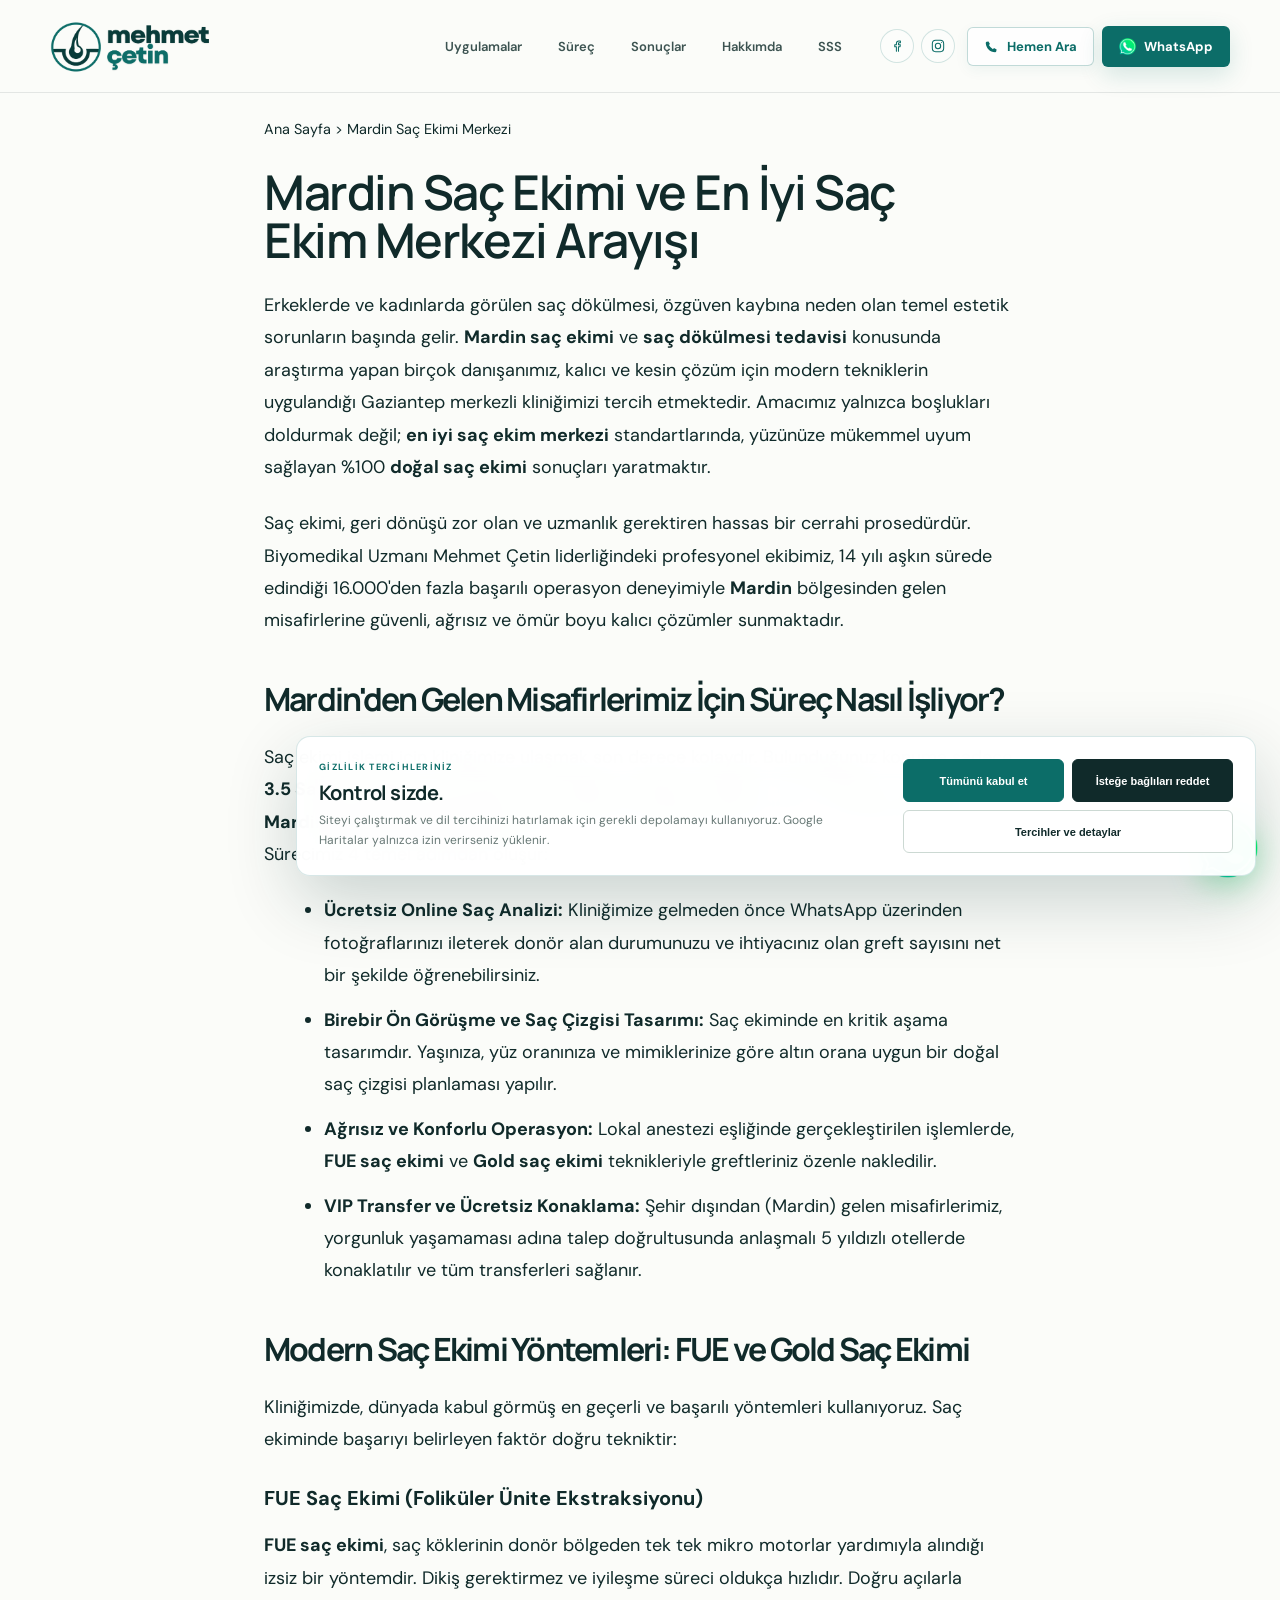
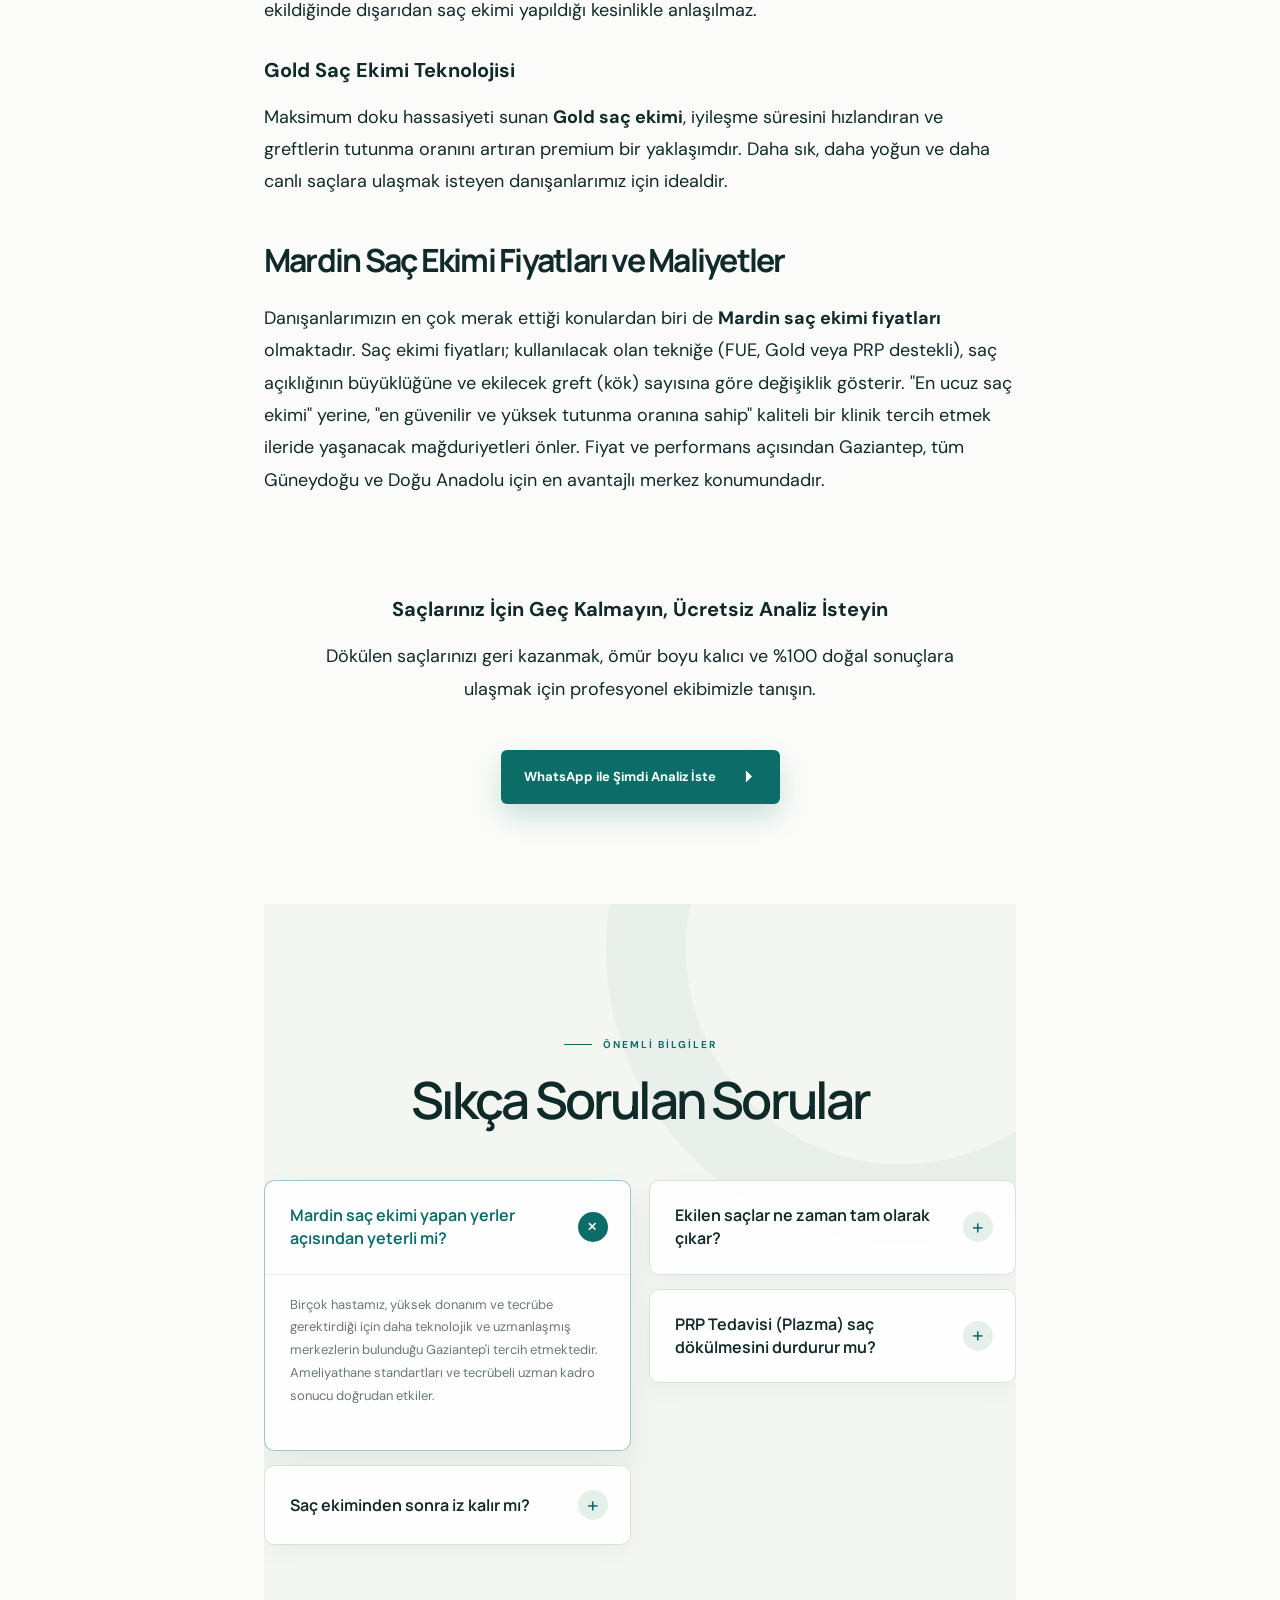
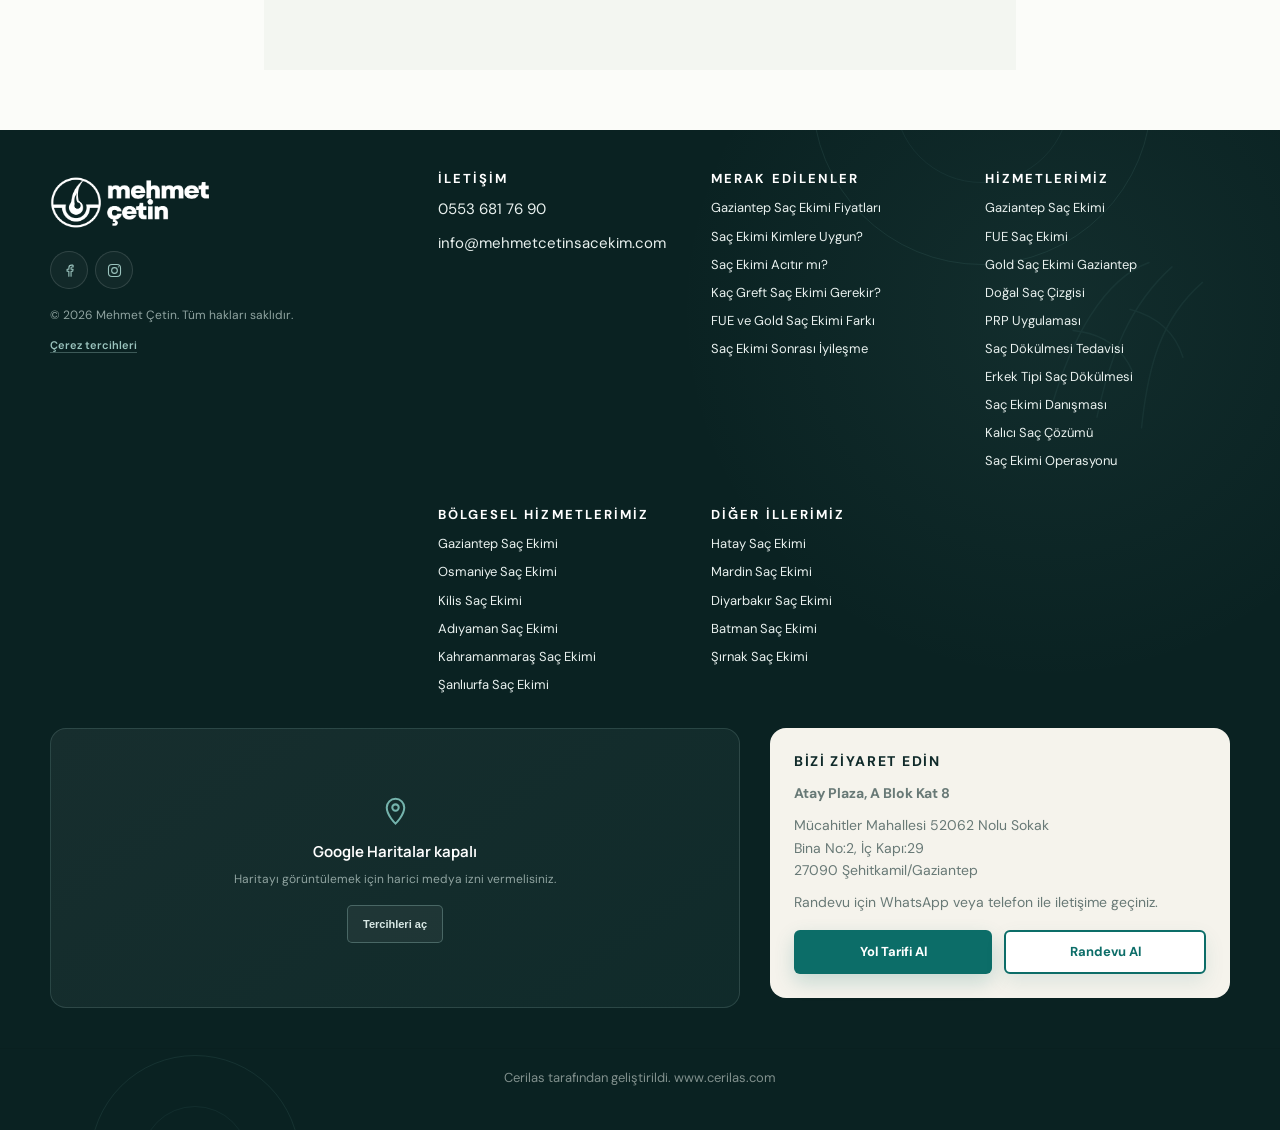
<file: mardin-sac-ekimi.html>
<!DOCTYPE html>
<html lang="tr">

<head>
  <!-- Google Tag Manager -->
  <script>(function(w,d,s,l,i){w[l]=w[l]||[];w[l].push({'gtm.start':
  new Date().getTime(),event:'gtm.js'});var f=d.getElementsByTagName(s)[0],
  j=d.createElement(s),dl=l!='dataLayer'?'&l='+l:'';j.async=true;j.src=
  'https://www.googletagmanager.com/gtm.js?id='+i+dl;f.parentNode.insertBefore(j,f);
  })(window,document,'script','dataLayer','GTM-W2ZSKTFK');</script>
  <!-- End Google Tag Manager -->
  <!-- Google tag (gtag.js) -->
  <script async src="https://www.googletagmanager.com/gtag/js?id=G-VPKPKY44ZM"></script>
  <script async src="https://www.googletagmanager.com/gtag/js?id=AW-18360103797"></script>
  <script>
    window.dataLayer = window.dataLayer || [];
    function gtag() { dataLayer.push(arguments); }
    gtag('js', new Date());

    gtag('config', 'G-VPKPKY44ZM');
    gtag('config', 'AW-18360103797');
  </script>
  <!-- Event snippet for Kişi conversion page -->
  <script>
    function gtag_report_conversion(url) {
      if (typeof gtag === "function") {
        gtag("event", "conversion", {
          "send_to": "AW-18360103797/h-xpCKiZg90cEPXm47JE"
        });
      }
      return true;
    }

    document.addEventListener("DOMContentLoaded", function () {
      document.querySelectorAll("a[href^=\"https://wa.me\"], a[href^=\"tel:\"]").forEach(function (link) {
        link.addEventListener("click", function () {
          gtag_report_conversion(link.href);
        });
      });
    });
  </script>
  <meta charset="UTF-8" />
  <meta name="viewport" content="width=device-width, initial-scale=1.0" />
  <meta name="description"
    content="Gaziantep'te saç ekimi alanında uzman Mehmet Çetin. FUE, Gold Saç Ekimi ve PRP uygulaması. 14+ yıl deneyim, 16.000+ başarılı operasyon. Doğal sonuç, birebir takip." />
  <meta name="keywords"
    content="Gaziantep saç ekimi, FUE, Gold saç ekimi, saç dökülmesi, doğal saç çizgisi, saç ekimi operasyonu" />
  <meta name="robots" content="index, follow, max-image-preview:large, max-snippet:-1, max-video-preview:-1" />
  <meta property="og:title" content="Mardin Saç Ekimi Merkezi | Mehmet Çetin Uzmanlığı" />
  <meta property="og:description"
    content="Gaziantep'te en iyi saç ekimi hizmetleri. Doğal sonuç, kişiye özel planlanma, 14+ yıl tecrübe ile Mehmet Çetin." />
  <meta property="og:type" content="website" />
  <meta property="og:url" content="https://mehmetcetinsacekim.com/mardin-sac-ekimi.html" />
  <meta property="og:locale" content="tr_TR" />
  <meta property="og:image" content="mehmet-cetin-hero-new.jpg" />
  <meta name="twitter:card" content="summary_large_image" />
  <meta name="author" content="Mehmet Çetin" />
  <meta name="copyright" content="© 2026 Mehmet Çetin" />
  <title>Mardin Saç Ekimi Merkezi & Fiyatları | En İyi Sonuçlar</title>
  <link rel="preconnect" href="https://fonts.googleapis.com" />
  <link rel="preconnect" href="https://fonts.gstatic.com" crossorigin />
  <link
    href="https://fonts.googleapis.com/css2?family=DM+Sans:wght@400;500;600;700&amp;family=Manrope:wght@400;500;600;700;800&amp;family=Noto+Sans+Arabic:wght@400;500;600;700;800&amp;display=swap"
    rel="stylesheet" />
  <link rel="stylesheet" href="styles.css?v=20260915-1" />
  <link rel="icon" href="favicon.svg" type="image/svg+xml" />
  <link rel="canonical" href="https://mehmetcetinsacekim.com/mardin-sac-ekimi.html" />
  <link rel="alternate" hreflang="tr" href="https://mehmetcetinsacekim.com/?lang=tr" />
  <link rel="alternate" hreflang="en" href="https://mehmetcetinsacekim.com/?lang=en" />
  <link rel="alternate" hreflang="ar" href="https://mehmetcetinsacekim.com/?lang=ar" />
  <link rel="alternate" hreflang="ru" href="https://mehmetcetinsacekim.com/?lang=ru" />
  <link rel="alternate" hreflang="x-default" href="https://mehmetcetinsacekim.com/" />
  
  <script src="cookie-consent.js?v=20260806-1" defer></script>
  <script type="application/ld+json">
    {
      "@context": "https://schema.org",
      "@type": "LocalBusiness",
      "name": "Mehmet Çetin Biyomedikal - Gaziantep Saç Ekimi",
      "description": "Gaziantep'te saç ekimi uzmanı. FUE, Gold Saç Ekimi ve PRP uygulaması.",
      "address": {
        "@type": "PostalAddress",
        "streetAddress": "Atay Plaza, A Blok Kat 8, Mücahitler Mahallesi 52062 Nolu Sokak Bina No:2, İç Kapı:29",
        "addressLocality": "Gaziantep",
        "addressRegion": "Gaziantep",
        "postalCode": "27090",
        "addressCountry": "TR"
      },
      "telephone": "+905536817690",
      "email": "info@mehmetcetinsacekim.com",
      "priceRange": "$$",
      "areaServed": "Gaziantep",
      "serviceType": ["Hair Transplant", "FUE Hair Transplant", "Gold Hair Transplant", "PRP Therapy"],
      "image": "mehmet-cetin-hero-new.jpg"
    }
    </script>
  <script type="application/ld+json">
    {
      "@context": "https://schema.org",
      "@type": "MedicalBusiness",
      "name": "Mehmet Çetin Biyomedikal",
      "medicalSpecialty": "Hair Restoration",
      "knowsAbout": ["FUE Hair Transplant", "Gold Hair Transplant", "PRP Therapy", "Hair Loss Treatment"]
    }
    </script>
  <script type="application/ld+json">
    {
      "@context": "https://schema.org",
      "@type": "FAQPage",
      "mainEntity": [
        {
          "@type": "Question",
          "name": "Gaziantep saç ekimi fiyatları ne kadar, kaç para?",
          "acceptedAnswer": {
            "@type": "Answer",
            "text": "Saç ekimi fiyatı; ihtiyaç duyulan greft sayısına, donör alanın durumuna, uygulanacak tekniğe ve seans planına göre değişir. Net fiyat için saç fotoğraflarıyla kişiye özel ön değerlendirme yapılır."
          }
        },
        {
          "@type": "Question",
          "name": "Saç ekimi kimlere uygundur?",
          "acceptedAnswer": {
            "@type": "Answer",
            "text": "Kalıcı veya genetik saç kaybı bulunan, donör alanı yeterli ve beklentileri gerçekçi kişiler saç ekimi için uygun olabilir. Saç kaybının nedeni ve donör kapasitesi kişiye özel değerlendirilmelidir."
          }
        },
        {
          "@type": "Question",
          "name": "Saç ekimi acıtır mı?",
          "acceptedAnswer": {
            "@type": "Answer",
            "text": "İşlem lokal anestezi altında planlanır. İlk uygulama sırasında kısa süreli batma, sonrasında ise geçici hassasiyet hissedilebilir; deneyim kişiden kişiye değişir."
          }
        },
        {
          "@type": "Question",
          "name": "Saç ekimi kaç saat sürer?",
          "acceptedAnswer": {
            "@type": "Answer",
            "text": "Süre; greft sayısına, ekim alanının büyüklüğüne ve kullanılan yönteme bağlıdır. Çoğu işlem aynı gün tamamlanır; geniş alanlarda birden fazla seans planlanabilir."
          }
        },
        {
          "@type": "Question",
          "name": "Kaç greft saç ekimine ihtiyacım var?",
          "acceptedAnswer": {
            "@type": "Answer",
            "text": "Greft ihtiyacı açıklığın genişliği, hedeflenen yoğunluk, saç teli yapısı ve donör kapasitesine göre belirlenir. Fotoğraflı analiz yaklaşık plan verir; kesin sayı yüz yüze değerlendirmede netleşir."
          }
        },
        {
          "@type": "Question",
          "name": "FUE saç ekimi ile Gold saç ekimi arasındaki fark nedir?",
          "acceptedAnswer": {
            "@type": "Answer",
            "text": "FUE, saç köklerinin tek tek alınmasına dayanan yöntemdir. Gold uygulamasında kanal ve greft planlamasında özel uçlar kullanılır. Uygun yöntem saç yapısı, donör alan ve hedefe göre seçilir."
          }
        },
        {
          "@type": "Question",
          "name": "Ekilen saçlar ne zaman çıkar?",
          "acceptedAnswer": {
            "@type": "Answer",
            "text": "İlk haftalardaki geçici dökülmenin ardından yeni saçlar çoğunlukla dördüncü ay civarında görünmeye başlar. Sonucun belirginleşmesi genellikle 10–18 ay sürebilir."
          }
        },
        {
          "@type": "Question",
          "name": "Saç ekimi kalıcı mı?",
          "acceptedAnswer": {
            "@type": "Answer",
            "text": "Donör bölgeden alınan kökler genellikle dökülmeye daha dirençlidir. Ancak çevredeki mevcut saçlar zamanla seyrelmeye devam edebilir; kalıcılık ve yoğunluk kişisel koşullara bağlıdır."
          }
        },
        {
          "@type": "Question",
          "name": "Saç ekimi sonrası iyileşme kaç gün sürer?",
          "acceptedAnswer": {
            "@type": "Answer",
            "text": "İlk günlerde kızarıklık, kabuklanma, şişlik veya hassasiyet görülebilir. Greftlerin özellikle ilk iki hafta korunması önemlidir; günlük yaşama dönüş yapılan işe ve iyileşme hızına göre değişir."
          }
        },
        {
          "@type": "Question",
          "name": "Saç ekimi sonrası ilk yıkama ve spor ne zaman yapılır?",
          "acceptedAnswer": {
            "@type": "Answer",
            "text": "İlk yıkama ve bakım, kişiye verilen plana göre nazikçe yapılır. Darbe, yoğun terleme ve ağır egzersizden önerilen süre boyunca kaçınmak gerekir; net zamanlama iyileşmeye göre belirlenir."
          }
        },
        {
          "@type": "Question",
          "name": "Kadınlara saç ekimi yapılır mı?",
          "acceptedAnswer": {
            "@type": "Answer",
            "text": "Evet, uygun saç kaybı tipi ve yeterli donör kapasitesi bulunan kadınlara da saç ekimi planlanabilir. Yaygın veya geçici dökülmelerde önce saç kaybının nedeni değerlendirilmelidir."
          }
        },
        {
          "@type": "Question",
          "name": "Saç ekimi için ideal yaş kaçtır?",
          "acceptedAnswer": {
            "@type": "Answer",
            "text": "Tek başına yaş belirleyici değildir. Saç dökülmesinin seyri, donör alan, aile öyküsü ve ileride oluşabilecek kayıp birlikte değerlendirilerek uzun vadeli plan yapılır."
          }
        },
        {
          "@type": "Question",
          "name": "Donör alanı zayıf olanlara saç ekimi yapılabilir mi?",
          "acceptedAnswer": {
            "@type": "Answer",
            "text": "Donör alanın yoğunluğu ve saç tellerinin niteliği alınabilecek greft sayısını sınırlar. Zayıf donör alanda daha kontrollü yoğunluk, farklı bölge önceliği veya seans planı gerekebilir."
          }
        },
        {
          "@type": "Question",
          "name": "Doğal saç çizgisi nasıl planlanır?",
          "acceptedAnswer": {
            "@type": "Answer",
            "text": "Doğal saç çizgisi; yüz oranı, yaş, mevcut saç yönü, açıklık ve donör kapasitesi birlikte değerlendirilerek tasarlanır. Tek tip veya gereğinden fazla düz bir çizgi yerine kişiye uyum hedeflenir."
          }
        }
      ]
    }
    </script>

  <script type="application/ld+json">
  {
    "@context": "https://schema.org",
    "@type": "Article",
    "headline": "Mardin Saç Ekimi ve En İyi Saç Ekim Merkezi Arayışı",
    "description": "Mardin bölgesinden kliniğimize ulaşan danışanlarımız için FUE ve Gold teknikleriyle kişiye özel saç ekimi planlaması. En iyi saç ekimi merkezine ulaşın.",
    "author": {
      "@type": "Person",
      "name": "Mehmet Çetin"
    },
    "publisher": {
      "@type": "Organization",
      "name": "Mehmet Çetin Saç Ekimi",
      "logo": {
        "@type": "ImageObject",
        "url": "https://mehmetcetinsacekim.com/mcetin-logo.png"
      }
    }
  }
  </script>
</head>

<body>
  <!-- Google Tag Manager (noscript) -->
  <noscript><iframe src="https://www.googletagmanager.com/ns.html?id=GTM-W2ZSKTFK"
  height="0" width="0" style="display:none;visibility:hidden"></iframe></noscript>
  <!-- End Google Tag Manager (noscript) -->
  <header class="site-header">
    <div class="container nav-wrap">
      <a class="brand" href="index.html" aria-label="Ana sayfa">
        <img src="mcetin-logo.png" alt="Mehmet Çetin" />
      </a>

      <nav aria-label="Ana menü">
        <a href="index.html#hizmetler">Uygulamalar</a>
        <a href="index.html#surec">Süreç</a>
        <a href="index.html#sonuclar">Sonuçlar</a>
        <a href="index.html#hakkimda">Hakkımda</a>
        <a href="#sss">SSS</a>
      </nav>

      <div class="social-links header-social" aria-label="Sosyal medya">
        <a href="https://www.facebook.com/mehmet.cetin.73550" target="_blank" rel="noopener noreferrer"
          aria-label="Facebook">
          <svg viewBox="0 0 24 24" aria-hidden="true">
            <path
              d="M14.2 20v-7h2.4l.4-2.8h-2.8V8.4c0-.8.2-1.4 1.4-1.4h1.5V4.5c-.3 0-1.2-.1-2.2-.1-2.2 0-3.8 1.4-3.8 3.9v1.9H8.6V13h2.5v7" />
          </svg>
        </a>
        <a href="https://www.instagram.com/mehmetcetin_sacekimi/" target="_blank" rel="noopener noreferrer"
          aria-label="Instagram">
          <svg viewBox="0 0 24 24" aria-hidden="true">
            <rect x="3.5" y="3.5" width="17" height="17" rx="5" />
            <circle cx="12" cy="12" r="4" />
            <circle cx="17.5" cy="6.8" r=".8" class="social-dot" />
          </svg>
        </a>
      </div>

      

      <div class="header-cta-group">
        <a class="header-cta header-cta-phone" href="tel:+905536817690" aria-label="Telefonla arayın">
          <svg viewBox="0 0 24 24" aria-hidden="true">
            <path
              d="M7.2 3.8 9.5 8 7.8 9.7a15.2 15.2 0 0 0 6.5 6.5l1.7-1.7 4.2 2.3-.7 3.1c-.2.8-.9 1.3-1.7 1.3C9.5 20.7 3.3 14.5 2.8 6.2c0-.8.5-1.5 1.3-1.7l3.1-.7Z" />
          </svg>
          <span>Hemen Ara</span>
        </a>
        <a class="header-cta header-cta-wa" href="https://wa.me/905536817690" target="_blank" rel="noopener" aria-label="WhatsApp'tan iletişime geçin">
          <img src="whatsapp-logo.png" alt="WhatsApp" class="wa-inline-icon">
          <span>WhatsApp</span>
        </a>
      </div>
    </div>
  </header>

  
    
    <main id="top" class="seo-blog-container">
      <div class="seo-breadcrumb">
        <a href="/">Ana Sayfa</a> &gt; <span>Mardin Saç Ekimi Merkezi</span>
      </div>
      
      <article class="seo-blog-content">
        <h1>Mardin Saç Ekimi ve En İyi Saç Ekim Merkezi Arayışı</h1>
        
        <p>Erkeklerde ve kadınlarda görülen saç dökülmesi, özgüven kaybına neden olan temel estetik sorunların başında gelir. <strong>Mardin saç ekimi</strong> ve <strong>saç dökülmesi tedavisi</strong> konusunda araştırma yapan birçok danışanımız, kalıcı ve kesin çözüm için modern tekniklerin uygulandığı Gaziantep merkezli kliniğimizi tercih etmektedir. Amacımız yalnızca boşlukları doldurmak değil; <strong>en iyi saç ekim merkezi</strong> standartlarında, yüzünüze mükemmel uyum sağlayan %100 <strong>doğal saç ekimi</strong> sonuçları yaratmaktır.</p>
        
        <p>Saç ekimi, geri dönüşü zor olan ve uzmanlık gerektiren hassas bir cerrahi prosedürdür. Biyomedikal Uzmanı Mehmet Çetin liderliğindeki profesyonel ekibimiz, 14 yılı aşkın sürede edindiği 16.000'den fazla başarılı operasyon deneyimiyle <strong>Mardin</strong> bölgesinden gelen misafirlerine güvenli, ağrısız ve ömür boyu kalıcı çözümler sunmaktadır.</p>
        
        <h2>Mardin'den Gelen Misafirlerimiz İçin Süreç Nasıl İşliyor?</h2>
        <p>Saç ekimi işlemi için kliniğimize ulaşmak son derece kolaydır. Bulunduğunuz konuma sadece <strong>3.5 Saat</strong> mesafede olan Gaziantep kliniğimiz, gelişmiş sağlık turizmi altyapısı sayesinde <strong>Mardin saç ekim merkezleri</strong> arayışında olan hastalarımıza konforlu bir alternatif oluşturur. Sürecimiz 4 temel adımdan oluşur:</p>
        <ul>
          <li><strong>Ücretsiz Online Saç Analizi:</strong> Kliniğimize gelmeden önce WhatsApp üzerinden fotoğraflarınızı ileterek donör alan durumunuzu ve ihtiyacınız olan greft sayısını net bir şekilde öğrenebilirsiniz.</li>
          <li><strong>Birebir Ön Görüşme ve Saç Çizgisi Tasarımı:</strong> Saç ekiminde en kritik aşama tasarımdır. Yaşınıza, yüz oranınıza ve mimiklerinize göre altın orana uygun bir doğal saç çizgisi planlaması yapılır.</li>
          <li><strong>Ağrısız ve Konforlu Operasyon:</strong> Lokal anestezi eşliğinde gerçekleştirilen işlemlerde, <strong>FUE saç ekimi</strong> ve <strong>Gold saç ekimi</strong> teknikleriyle greftleriniz özenle nakledilir.</li>
          <li><strong>VIP Transfer ve Ücretsiz Konaklama:</strong> Şehir dışından (Mardin) gelen misafirlerimiz, yorgunluk yaşamaması adına talep doğrultusunda anlaşmalı 5 yıldızlı otellerde konaklatılır ve tüm transferleri sağlanır.</li>
        </ul>

        <h2>Modern Saç Ekimi Yöntemleri: FUE ve Gold Saç Ekimi</h2>
        <p>Kliniğimizde, dünyada kabul görmüş en geçerli ve başarılı yöntemleri kullanıyoruz. Saç ekiminde başarıyı belirleyen faktör doğru tekniktir:</p>
        
        <h3>FUE Saç Ekimi (Foliküler Ünite Ekstraksiyonu)</h3>
        <p><strong>FUE saç ekimi</strong>, saç köklerinin donör bölgeden tek tek mikro motorlar yardımıyla alındığı izsiz bir yöntemdir. Dikiş gerektirmez ve iyileşme süreci oldukça hızlıdır. Doğru açılarla ekildiğinde dışarıdan saç ekimi yapıldığı kesinlikle anlaşılmaz.</p>
        
        <h3>Gold Saç Ekimi Teknolojisi</h3>
        <p>Maksimum doku hassasiyeti sunan <strong>Gold saç ekimi</strong>, iyileşme süresini hızlandıran ve greftlerin tutunma oranını artıran premium bir yaklaşımdır. Daha sık, daha yoğun ve daha canlı saçlara ulaşmak isteyen danışanlarımız için idealdir.</p>

        <h2>Mardin Saç Ekimi Fiyatları ve Maliyetler</h2>
        <p>Danışanlarımızın en çok merak ettiği konulardan biri de <strong>Mardin saç ekimi fiyatları</strong> olmaktadır. Saç ekimi fiyatları; kullanılacak olan tekniğe (FUE, Gold veya PRP destekli), saç açıklığının büyüklüğüne ve ekilecek greft (kök) sayısına göre değişiklik gösterir. "En ucuz saç ekimi" yerine, "en güvenilir ve yüksek tutunma oranına sahip" kaliteli bir klinik tercih etmek ileride yaşanacak mağduriyetleri önler. Fiyat ve performans açısından Gaziantep, tüm Güneydoğu ve Doğu Anadolu için en avantajlı merkez konumundadır.</p>

        <div class="seo-blog-cta">
          <h3>Saçlarınız İçin Geç Kalmayın, Ücretsiz Analiz İsteyin</h3>
          <p>Dökülen saçlarınızı geri kazanmak, ömür boyu kalıcı ve %100 doğal sonuçlara ulaşmak için profesyonel ekibimizle tanışın.</p>
          <br>
          <a class="btn btn-primary" href="https://wa.me/905536817690" target="_blank" rel="noopener">
            WhatsApp ile Şimdi Analiz İste
            <svg viewBox="0 0 20 20" aria-hidden="true" width="20" style="vertical-align: middle; margin-left: 8px; fill: white;"><path d="m7 4 6 6-6 6"/></svg>
          </a>
        </div>
      </article>
      
      <section class="section faq" id="sss">
        <div class="faq-head">
          <span class="kicker">Önemli Bilgiler</span>
          <h2>Sıkça Sorulan Sorular</h2>
        </div>
        <div class="faq-grid" style="margin-top: 40px;">
          <div class="faq-column">
            <details open>
              <summary>Mardin saç ekimi yapan yerler açısından yeterli mi?</summary>
              <div class="faq-answer">
                <p>Birçok hastamız, yüksek donanım ve tecrübe gerektirdiği için daha teknolojik ve uzmanlaşmış merkezlerin bulunduğu Gaziantep'i tercih etmektedir. Ameliyathane standartları ve tecrübeli uzman kadro sonucu doğrudan etkiler.</p>
              </div>
            </details>
            <details>
              <summary>Saç ekiminden sonra iz kalır mı?</summary>
              <div class="faq-answer">
                <p>Kliniğimizde uyguladığımız FUE ve Gold saç ekimi teknikleri tamamen izsiz (scarless) teknolojilerdir. Operasyondan kısa süre sonra hiçbir kesi veya dikiş izi kalmadan hayatınıza devam edebilirsiniz.</p>
              </div>
            </details>
          </div>
          <div class="faq-column">
            <details>
              <summary>Ekilen saçlar ne zaman tam olarak çıkar?</summary>
              <div class="faq-answer">
                <p>İlk haftalarda şok dökülme yaşanması normaldir. Ekilen saçlar genellikle 3. aydan itibaren çıkmaya başlar. 6. ayda sonuçlar gözle görülür hale gelir, 12 ila 15. aylar arasında ise tam, kalıcı formuna kavuşur.</p>
              </div>
            </details>
            <details>
              <summary>PRP Tedavisi (Plazma) saç dökülmesini durdurur mu?</summary>
              <div class="faq-answer">
                <p>Kendi kanınızdaki onarıcı hücrelerle yapılan PRP uygulaması, mevcut saç tellerini kalınlaştırır, canlandırır ve dökülmeyi büyük oranda yavaşlatır. Saç ekimi sonrası uygulanması ise yeni ekilen greftlerin beslenmesini destekler.</p>
              </div>
            </details>
          </div>
        </div>
      </section>
    </main>



  <footer>
    <span class="footer-decor-ring footer-decor-ring-one" aria-hidden="true"></span>
    <span class="footer-decor-ring footer-decor-ring-two" aria-hidden="true"></span>
    <svg class="footer-decor-icon" viewBox="0 0 220 220" aria-hidden="true">
      <path d="M42 178c9-58 29-115 68-136" />
      <path d="M83 186c4-56 15-104 48-143" />
      <path d="M124 190c-2-54 3-99 36-137" />
      <path d="M51 112c25-1 45 8 58 29" />
      <path d="M99 86c25 3 43 15 53 36" />
    </svg>
    <div class="container footer-content">
      <div class="footer-brand-block">
        <a class="brand footer-brand" href="#top">
          <img src="mcetyin-footerlogo.png" alt="Mehmet Çetin" />
        </a>
        <div class="social-links footer-social" aria-label="Sosyal medya">
          <a href="https://www.facebook.com/mehmet.cetin.73550" target="_blank" rel="noopener noreferrer"
            aria-label="Facebook">
            <svg viewBox="0 0 24 24" aria-hidden="true">
              <path
                d="M14.2 20v-7h2.4l.4-2.8h-2.8V8.4c0-.8.2-1.4 1.4-1.4h1.5V4.5c-.3 0-1.2-.1-2.2-.1-2.2 0-3.8 1.4-3.8 3.9v1.9H8.6V13h2.5v7" />
            </svg>
          </a>
          <a href="https://www.instagram.com/mehmetcetin_sacekimi/" target="_blank" rel="noopener noreferrer"
            aria-label="Instagram">
            <svg viewBox="0 0 24 24" aria-hidden="true">
              <rect x="3.5" y="3.5" width="17" height="17" rx="5" />
              <circle cx="12" cy="12" r="4" />
              <circle cx="17.5" cy="6.8" r=".8" class="social-dot" />
            </svg>
          </a>
        </div>
        <p class="footer-copy">© 2026 Mehmet Çetin. Tüm hakları saklıdır.</p>
        <button class="cookie-settings-link" type="button">Çerez tercihleri</button>
      </div>

      <div class="footer-details">
        <div class="footer-info">
          <h3>İletişim</h3>
          <a href="tel:+905536817690">0553 681 76 90</a>
          <a href="mailto:info@mehmetcetinsacekim.com">info@mehmetcetinsacekim.com</a>
        </div>

        <div class="footer-info footer-seo">
          <h3>Merak Edilenler</h3>
          <a href="#sac-ekimi-fiyatlari">Gaziantep Saç Ekimi Fiyatları</a>
          <a href="#sac-ekimi-kimlere-uygun">Saç Ekimi Kimlere Uygun?</a>
          <a href="#sac-ekimi-acitir-mi">Saç Ekimi Acıtır mı?</a>
          <a href="#kac-greft-gerekir">Kaç Greft Saç Ekimi Gerekir?</a>
          <a href="#fue-gold-farki">FUE ve Gold Saç Ekimi Farkı</a>
          <a href="#sac-ekimi-sonrasi">Saç Ekimi Sonrası İyileşme</a>
        </div>

        <div class="footer-info footer-seo">
          <h3>Hizmetlerimiz</h3>
          <a href="/gaziantep-sac-ekimi.html">Gaziantep Saç Ekimi</a>
          <a href="https://wa.me/905536817690">FUE Saç Ekimi</a>
          <a href="https://wa.me/905536817690">Gold Saç Ekimi Gaziantep</a>
          <a href="https://wa.me/905536817690">Doğal Saç Çizgisi</a>
          <a href="https://wa.me/905536817690">PRP Uygulaması</a>
          <a href="https://wa.me/905536817690">Saç Dökülmesi Tedavisi</a>
          <a href="https://wa.me/905536817690">Erkek Tipi Saç Dökülmesi</a>
          <a href="https://wa.me/905536817690">Saç Ekimi Danışması</a>
          <a href="https://wa.me/905536817690">Kalıcı Saç Çözümü</a>
          <a href="https://wa.me/905536817690">Saç Ekimi Operasyonu</a>
        </div>
        
        <div class="footer-info footer-seo">
          <h3>Bölgesel Hizmetlerimiz</h3>
          <a href="gaziantep-sac-ekimi.html">Gaziantep Saç Ekimi</a>
          <a href="osmaniye-sac-ekimi.html">Osmaniye Saç Ekimi</a>
          <a href="kilis-sac-ekimi.html">Kilis Saç Ekimi</a>
          <a href="adiyaman-sac-ekimi.html">Adıyaman Saç Ekimi</a>
          <a href="kahramanmaras-sac-ekimi.html">Kahramanmaraş Saç Ekimi</a>
          <a href="sanliurfa-sac-ekimi.html">Şanlıurfa Saç Ekimi</a>
        </div>

        <div class="footer-info footer-seo">
          <h3>Diğer İllerimiz</h3>
          <a href="hatay-sac-ekimi.html">Hatay Saç Ekimi</a>
          <a href="mardin-sac-ekimi.html">Mardin Saç Ekimi</a>
          <a href="diyarbakir-sac-ekimi.html">Diyarbakır Saç Ekimi</a>
          <a href="batman-sac-ekimi.html">Batman Saç Ekimi</a>
          <a href="sirnak-sac-ekimi.html">Şırnak Saç Ekimi</a>
        </div>
      </div>
    </div>

    <div class="container footer-map-wrap">
      <div class="footer-map-container">
        <div class="footer-map-content">
          <div class="map-consent-placeholder">
            <svg viewBox="0 0 24 24" aria-hidden="true">
              <path d="M12 21s6-5.7 6-11a6 6 0 1 0-12 0c0 5.3 6 11 6 11Z" />
              <circle cx="12" cy="10" r="2.2" />
            </svg>
            <strong>Google Haritalar kapalı</strong>
            <p>Haritayı görüntülemek için harici medya izni vermelisiniz.</p>
            <button class="map-consent-button" type="button">Tercihleri aç</button>
          </div>
          <iframe title="Gaziantep konum haritası"
            data-cookie-src="https://www.google.com/maps?q=37.0748307,37.3705138&amp;z=17&amp;output=embed"
            loading="lazy" referrerpolicy="no-referrer-when-downgrade" allowfullscreen></iframe>
        </div>
        <div class="footer-address-box">
          <h3>Bizi Ziyaret Edin</h3>
          <p><strong>Atay Plaza, A Blok Kat 8</strong></p>
          <p>Mücahitler Mahallesi 52062 Nolu Sokak<br />Bina No:2, İç Kapı:29<br />27090 Şehitkamil/Gaziantep</p>
          <p class="address-note">Randevu için WhatsApp veya telefon ile iletişime geçiniz.</p>
          <div class="footer-button-group">
            <a class="btn btn-directions"
              href="https://www.google.com/maps/dir/?api=1&amp;destination=37.0748307,37.3705138" target="_blank"
              rel="noopener">
              <span>Yol Tarifi Al</span>
            </a>
            <a class="btn btn-appointment" href="https://wa.me/905536817690" target="_blank" rel="noopener">
              <span>Randevu Al</span>
            </a>
          </div>
        </div>
      </div>
    </div>
    <div class="developer-credit" style="text-align: center; padding: 20px 0; font-size: 13px; color: #81908d; border-top: 1px solid rgba(0,0,0,0.05); margin-top: 40px; width: 100%; clear: both;">
      <a href="https://www.cerilas.com" target="_blank" rel="noopener" style="color: inherit; text-decoration: none;">Cerilas tarafından geliştirildi. www.cerilas.com</a>
    </div>
  </footer>

  <section class="cookie-banner" aria-label="Çerez tercihleri" aria-live="polite">
    <div class="cookie-banner-copy">
      <span class="cookie-kicker">Gizlilik tercihleriniz</span>
      <h2>Kontrol sizde.</h2>
      <p>Siteyi çalıştırmak ve dil tercihinizi hatırlamak için gerekli depolamayı kullanıyoruz. Google Haritalar
        yalnızca izin verirseniz yüklenir.</p>
    </div>
    <div class="cookie-banner-actions">
      <button class="cookie-action cookie-accept" type="button">Tümünü kabul et</button>
      <button class="cookie-action cookie-reject" type="button">İsteğe bağlıları reddet</button>
      <button class="cookie-preferences" type="button">Tercihler ve detaylar</button>
    </div>
  </section>

  <div class="cookie-modal" aria-hidden="true">
    <button class="cookie-modal-backdrop" type="button" aria-label="Kapat"></button>
    <section class="cookie-dialog" role="dialog" aria-modal="true" aria-labelledby="cookie-dialog-title">
      <button class="cookie-close" type="button" aria-label="Kapat"><span></span></button>
      <span class="cookie-kicker">Çerez ve depolama ayrıntıları</span>
      <h2 id="cookie-dialog-title">Gizlilik tercihlerinizi yönetin</h2>
      <p class="cookie-dialog-intro">Zorunlu depolama her zaman etkindir. Harici medya tercihinizi dilediğiniz zaman
        değiştirebilirsiniz.</p>

      <div class="cookie-notice">
        <h3>Aydınlatma bilgisi</h3>
        <p>Veri sorumlusu Mehmet Çetin’dir. Tercihler; siteyi seçtiğiniz dilde sunmak, rıza kaydınızı saklamak ve izin
          verdiğinizde Google Haritalar içeriğini göstermek amacıyla işlenir.</p>
      </div>

      <div class="cookie-category">
        <div>
          <span class="cookie-category-label">Her zaman etkin</span>
          <h3>Zorunlu depolama</h3>
          <p>site-cookie-consent: Seçiminizi 180 gün saklar. site-language: Seçtiğiniz dili cihazınızda saklar. Her
            ikisi de birinci taraf yerel depolamadır.</p>
        </div>
        <label class="cookie-toggle cookie-toggle-disabled">
          <input type="checkbox" checked disabled />
          <span aria-hidden="true"></span>
        </label>
      </div>

      <div class="cookie-category">
        <div>
          <span class="cookie-category-label">İsteğe bağlı</span>
          <h3>Harici medya</h3>
          <p>Google Haritalar etkinleştirildiğinde IP adresi ve teknik bilgiler Google’a aktarılabilir; Google üçüncü
            taraf çerezleri kullanabilir. Süreler Google’ın politikasına göre değişebilir.</p>
        </div>
        <label class="cookie-toggle">
          <input class="cookie-external-toggle" type="checkbox" />
          <span aria-hidden="true"></span>
        </label>
      </div>

      <p class="cookie-no-tracking">Bu sitede analiz, performans veya reklam çerezi kullanılmamaktadır.</p>

      <div class="cookie-dialog-actions">
        <button class="cookie-action cookie-save" type="button">Seçimlerimi kaydet</button>
        <button class="cookie-action cookie-dialog-reject" type="button">İsteğe bağlıları reddet</button>
      </div>
    </section>
  </div>

    <!-- Mobil Sabit Hızlı İletişim Barı -->
  <aside class="mobile-bottom-bar" aria-label="Hızlı İletişim">
    <a class="btn-mobile-call" href="tel:+905536817690" aria-label="Telefonla arayın">
      <svg viewBox="0 0 24 24" aria-hidden="true">
        <path
          d="M7.2 3.8 9.5 8 7.8 9.7a15.2 15.2 0 0 0 6.5 6.5l1.7-1.7 4.2 2.3-.7 3.1c-.2.8-.9 1.3-1.7 1.3C9.5 20.7 3.3 14.5 2.8 6.2c0-.8.5-1.5 1.3-1.7l3.1-.7Z" />
      </svg>
      <span>Hemen Ara</span>
    </a>
    <a class="btn-mobile-wa" href="https://wa.me/905536817690" target="_blank" rel="noopener" aria-label="WhatsApp'tan iletişime geçin">
      <img src="whatsapp-logo.png" alt="WhatsApp">
      <span>WhatsApp</span>
    </a>
  </aside>

  <a class="floating-wa" href="https://wa.me/905536817690" target="_blank" rel="noopener"
    aria-label="WhatsApp'tan iletişime geçin">
    <img src="whatsapp-logo.png" alt="WhatsApp">
  </a>

  <script>
    (() => {
      if ("scrollRestoration" in history) {
        history.scrollRestoration = "manual";
      }

      if (!window.location.hash) {
        window.addEventListener("pageshow", () => {
          requestAnimationFrame(() => window.scrollTo(0, 0));
        }, { once: true });
      }

      const items = [...document.querySelectorAll(".faq details")];
      const reduceMotion = window.matchMedia("(prefers-reduced-motion: reduce)");
      const animations = new WeakMap();

      const setItemState = (item, shouldOpen) => {
        const summary = item.querySelector("summary");
        const answer = item.querySelector(".faq-answer");
        const running = animations.get(item);

        if (running) {
          running.cancel();
          animations.delete(item);
        }

        if (reduceMotion.matches) {
          item.open = shouldOpen;
          return;
        }

        const startHeight = item.getBoundingClientRect().height;
        item.open = true;
        const summaryHeight = summary.getBoundingClientRect().height;
        const endHeight = shouldOpen ? summaryHeight + answer.scrollHeight : summaryHeight;

        item.style.height = `${startHeight}px`;
        item.style.overflow = "hidden";

        const animation = item.animate(
          { height: [`${startHeight}px`, `${endHeight}px`] },
          { duration: shouldOpen ? 380 : 300, easing: "cubic-bezier(.22, 1, .36, 1)" }
        );

        animations.set(item, animation);

        if (shouldOpen) {
          answer.animate(
            [
              { opacity: 0, transform: "translateY(-8px)" },
              { opacity: 1, transform: "translateY(0)" }
            ],
            { duration: 320, delay: 55, easing: "cubic-bezier(.22, 1, .36, 1)", fill: "both" }
          );
        } else {
          answer.animate(
            [
              { opacity: 1, transform: "translateY(0)" },
              { opacity: 0, transform: "translateY(-6px)" }
            ],
            { duration: 180, easing: "ease-out", fill: "both" }
          );
        }

        animation.onfinish = () => {
          item.open = shouldOpen;
          item.style.height = "";
          item.style.overflow = "";
          answer.getAnimations().forEach((current) => current.cancel());
          animations.delete(item);
        };
      };

      items.forEach((item) => {
        item.querySelector("summary").addEventListener("click", (event) => {
          event.preventDefault();
          const shouldOpen = !item.open;

          items.forEach((otherItem) => {
            if (otherItem !== item && otherItem.open) {
              setItemState(otherItem, false);
            }
          });

          setItemState(item, shouldOpen);
        });
      });
    })();
  </script>
</body>

</html>
</file>
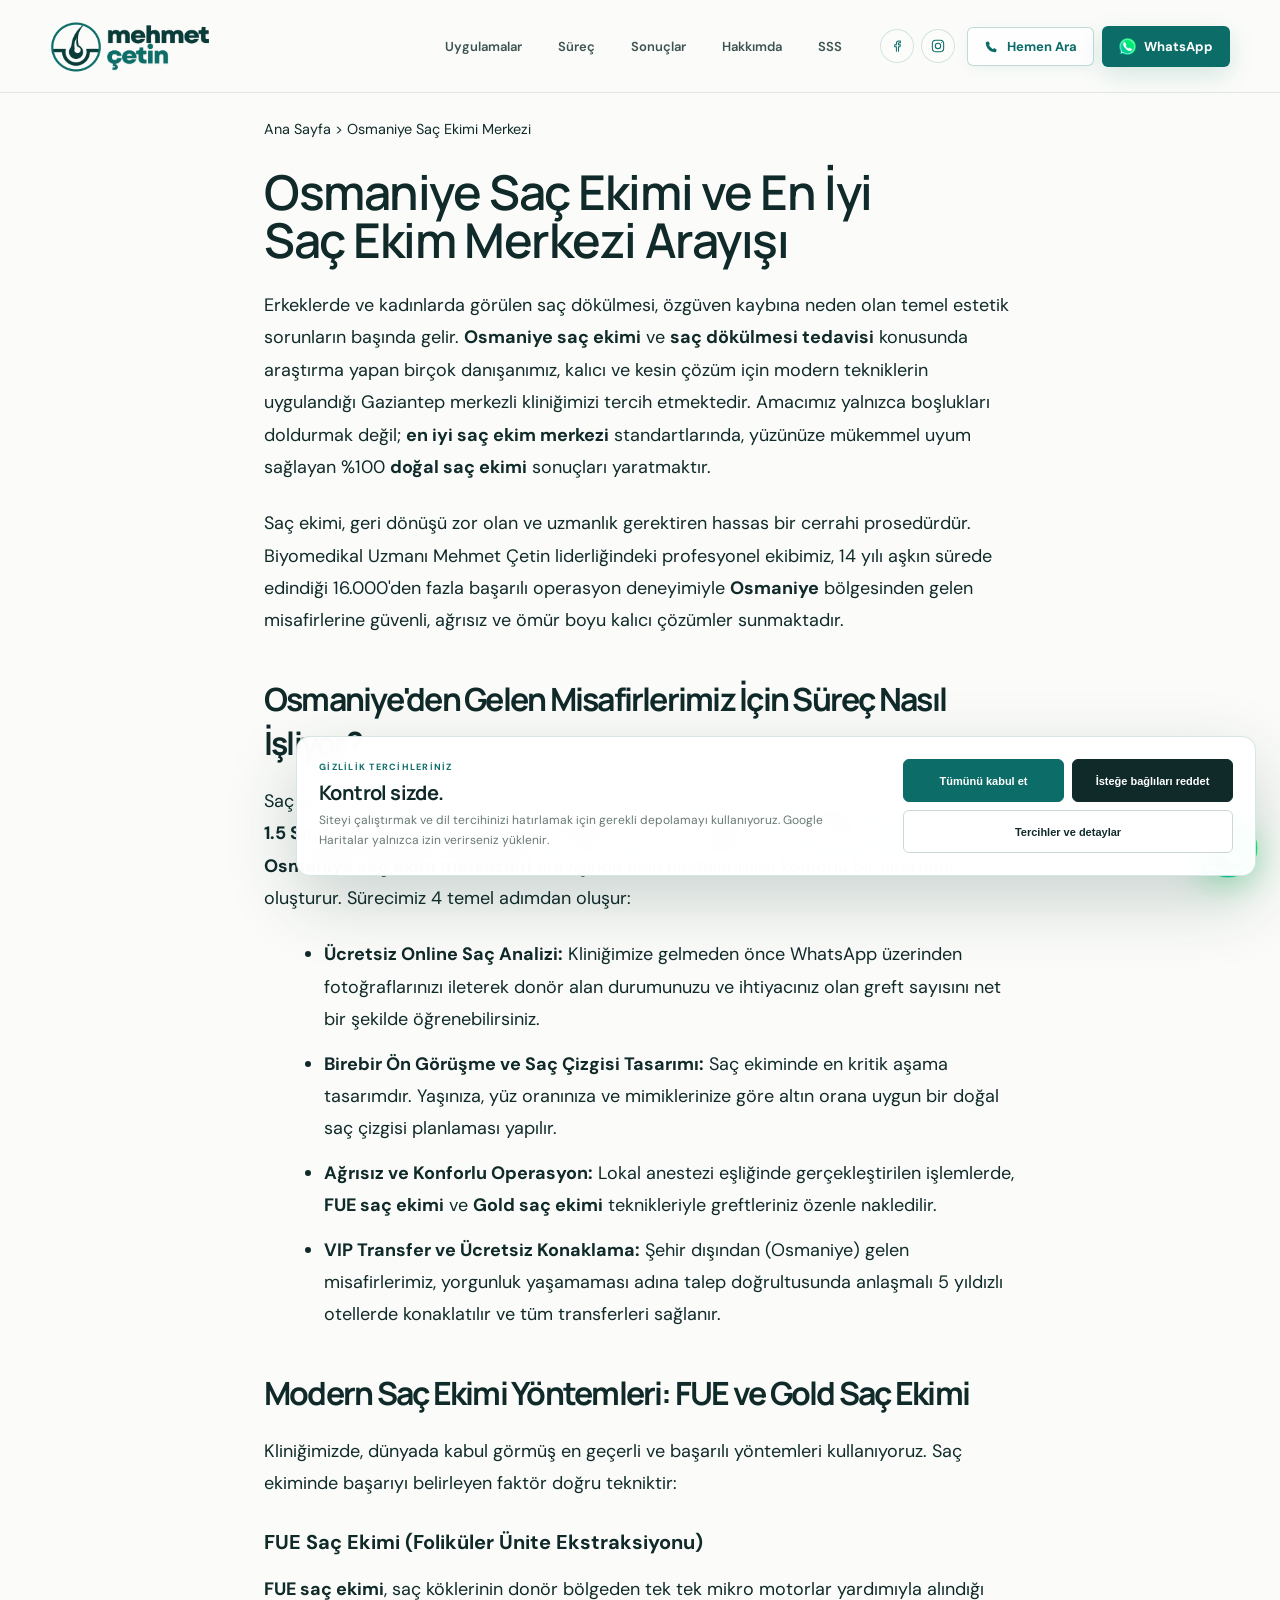
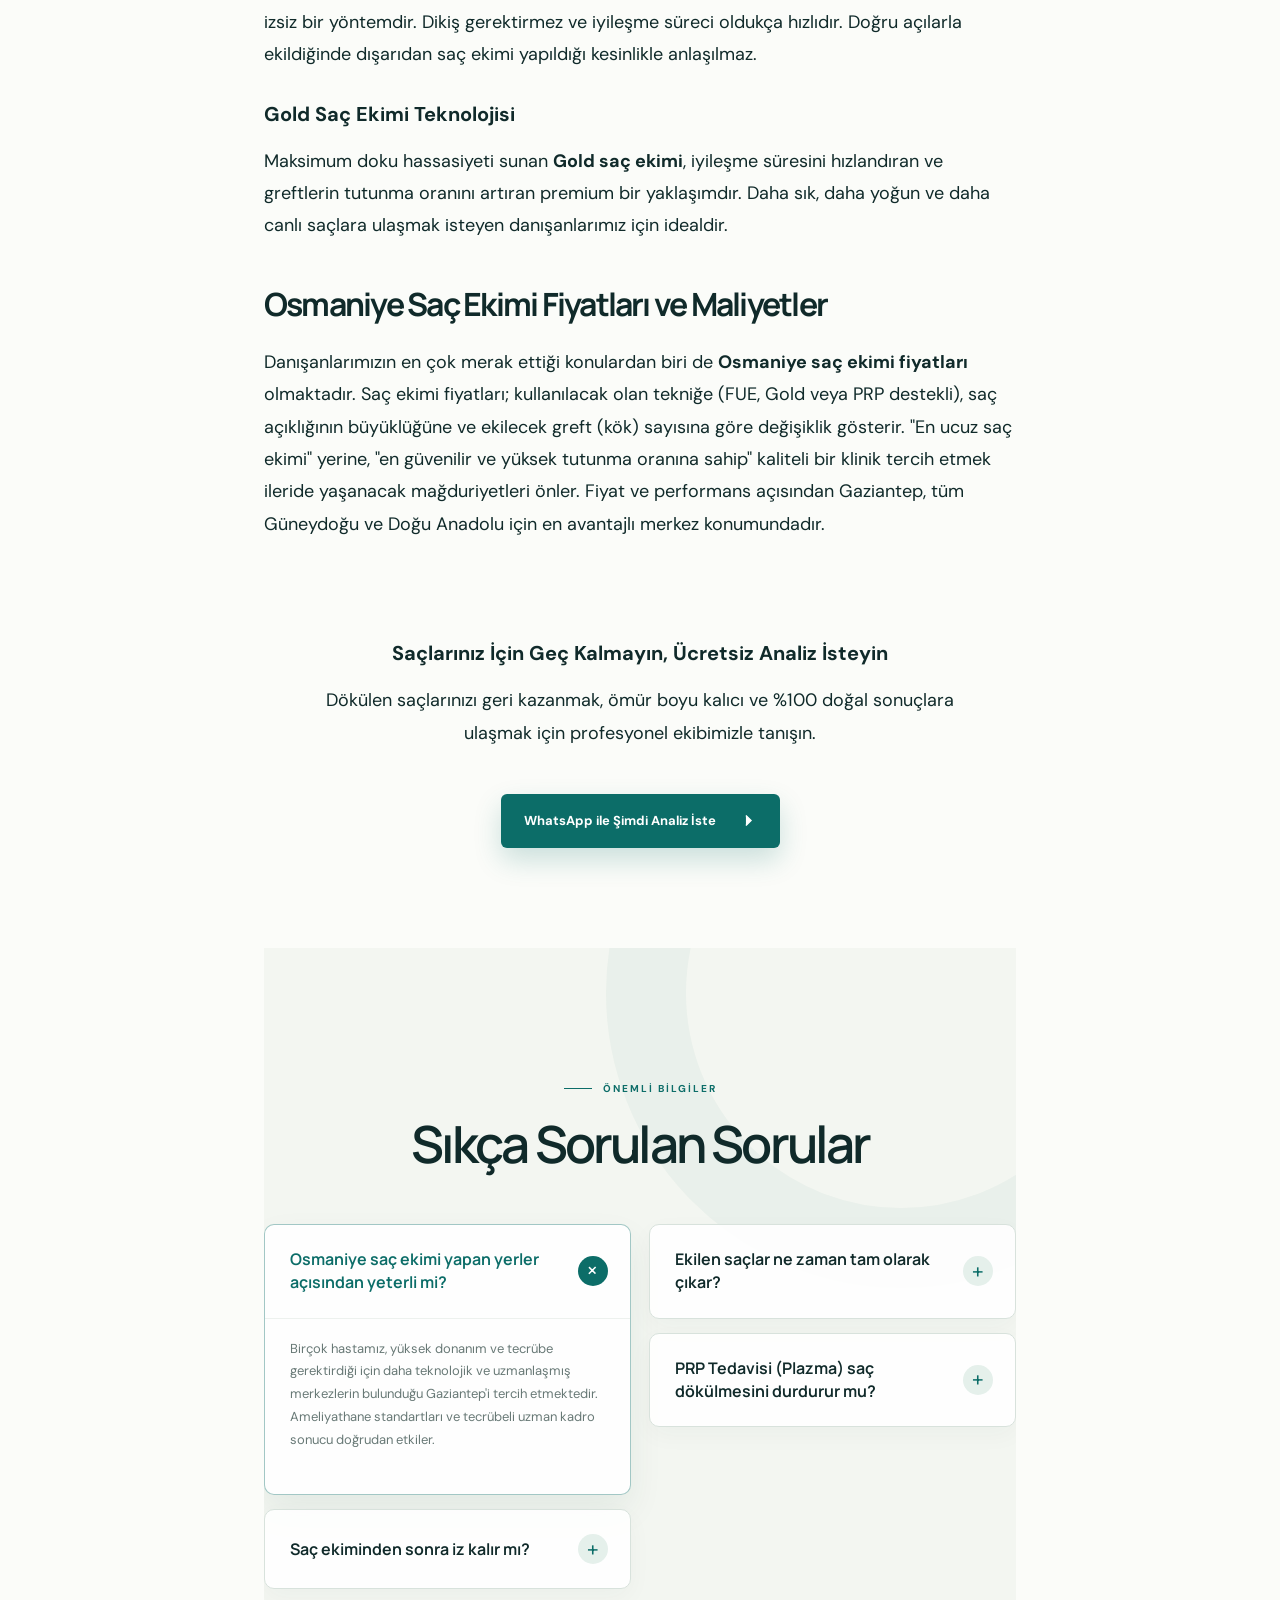
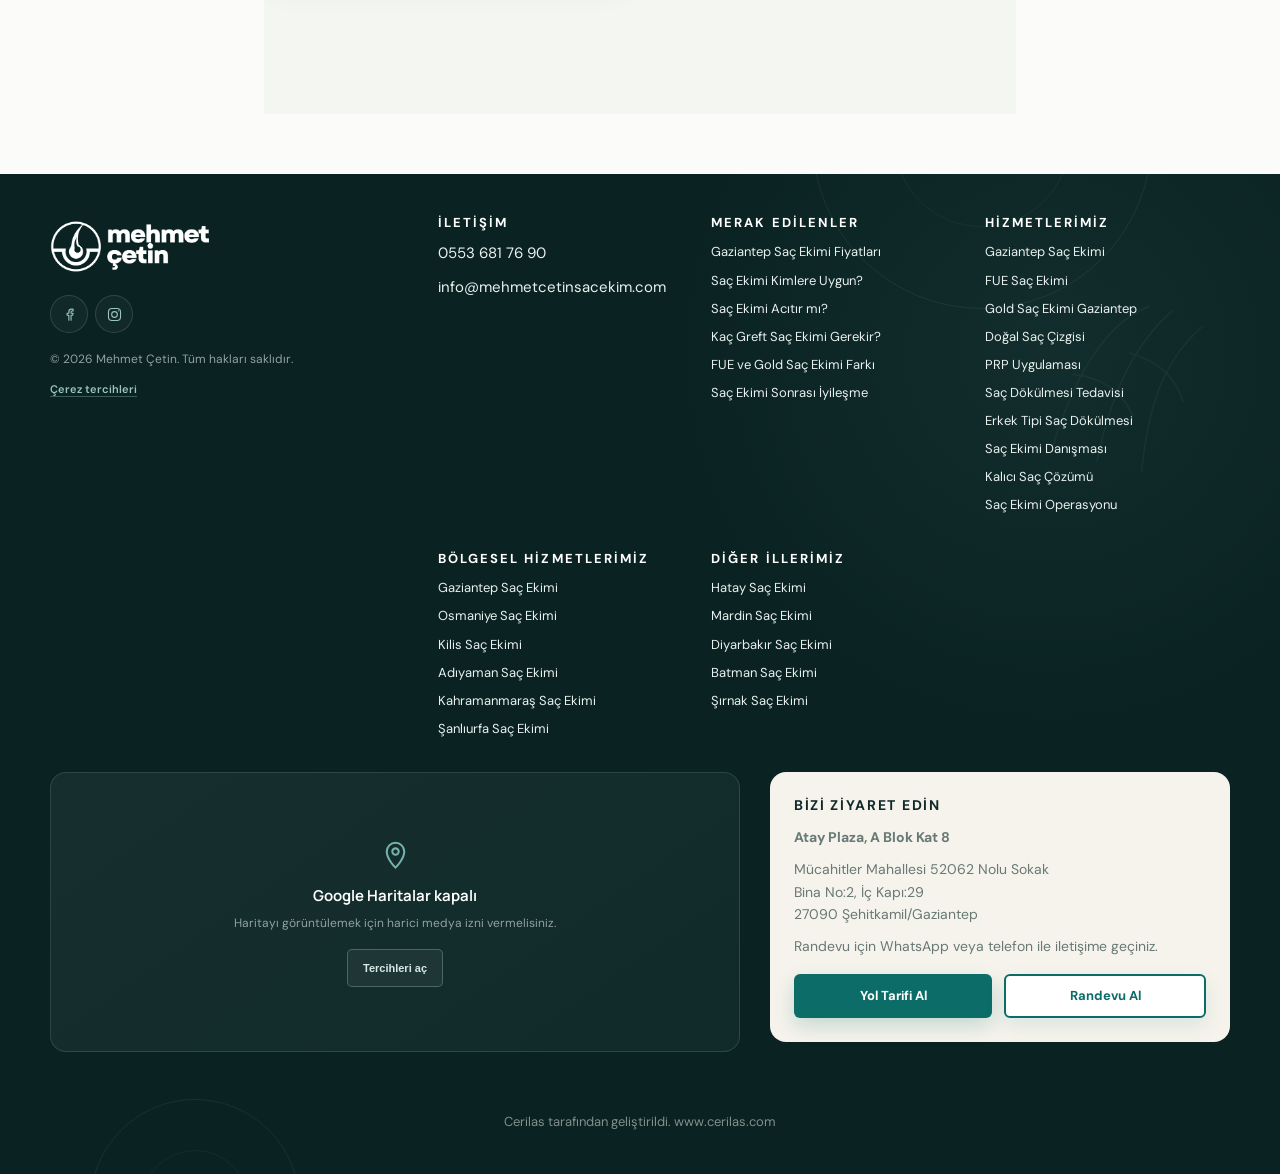
<file: osmaniye-sac-ekimi.html>
<!DOCTYPE html>
<html lang="tr">

<head>
  <!-- Google Tag Manager -->
  <script>(function(w,d,s,l,i){w[l]=w[l]||[];w[l].push({'gtm.start':
  new Date().getTime(),event:'gtm.js'});var f=d.getElementsByTagName(s)[0],
  j=d.createElement(s),dl=l!='dataLayer'?'&l='+l:'';j.async=true;j.src=
  'https://www.googletagmanager.com/gtm.js?id='+i+dl;f.parentNode.insertBefore(j,f);
  })(window,document,'script','dataLayer','GTM-W2ZSKTFK');</script>
  <!-- End Google Tag Manager -->
  <!-- Google tag (gtag.js) -->
  <script async src="https://www.googletagmanager.com/gtag/js?id=G-VPKPKY44ZM"></script>
  <script async src="https://www.googletagmanager.com/gtag/js?id=AW-18360103797"></script>
  <script>
    window.dataLayer = window.dataLayer || [];
    function gtag() { dataLayer.push(arguments); }
    gtag('js', new Date());

    gtag('config', 'G-VPKPKY44ZM');
    gtag('config', 'AW-18360103797');
  </script>
  <!-- Event snippet for Kişi conversion page -->
  <script>
    function gtag_report_conversion(url) {
      if (typeof gtag === "function") {
        gtag("event", "conversion", {
          "send_to": "AW-18360103797/h-xpCKiZg90cEPXm47JE"
        });
      }
      return true;
    }

    document.addEventListener("DOMContentLoaded", function () {
      document.querySelectorAll("a[href^=\"https://wa.me\"], a[href^=\"tel:\"]").forEach(function (link) {
        link.addEventListener("click", function () {
          gtag_report_conversion(link.href);
        });
      });
    });
  </script>
  <meta charset="UTF-8" />
  <meta name="viewport" content="width=device-width, initial-scale=1.0" />
  <meta name="description"
    content="Gaziantep'te saç ekimi alanında uzman Mehmet Çetin. FUE, Gold Saç Ekimi ve PRP uygulaması. 14+ yıl deneyim, 16.000+ başarılı operasyon. Doğal sonuç, birebir takip." />
  <meta name="keywords"
    content="Gaziantep saç ekimi, FUE, Gold saç ekimi, saç dökülmesi, doğal saç çizgisi, saç ekimi operasyonu" />
  <meta name="robots" content="index, follow, max-image-preview:large, max-snippet:-1, max-video-preview:-1" />
  <meta property="og:title" content="Osmaniye Saç Ekimi Merkezi | Mehmet Çetin Uzmanlığı" />
  <meta property="og:description"
    content="Gaziantep'te en iyi saç ekimi hizmetleri. Doğal sonuç, kişiye özel planlanma, 14+ yıl tecrübe ile Mehmet Çetin." />
  <meta property="og:type" content="website" />
  <meta property="og:url" content="https://mehmetcetinsacekim.com/osmaniye-sac-ekimi.html" />
  <meta property="og:locale" content="tr_TR" />
  <meta property="og:image" content="mehmet-cetin-hero-new.jpg" />
  <meta name="twitter:card" content="summary_large_image" />
  <meta name="author" content="Mehmet Çetin" />
  <meta name="copyright" content="© 2026 Mehmet Çetin" />
  <title>Osmaniye Saç Ekimi Merkezi & Fiyatları | En İyi Sonuçlar</title>
  <link rel="preconnect" href="https://fonts.googleapis.com" />
  <link rel="preconnect" href="https://fonts.gstatic.com" crossorigin />
  <link
    href="https://fonts.googleapis.com/css2?family=DM+Sans:wght@400;500;600;700&amp;family=Manrope:wght@400;500;600;700;800&amp;family=Noto+Sans+Arabic:wght@400;500;600;700;800&amp;display=swap"
    rel="stylesheet" />
  <link rel="stylesheet" href="styles.css?v=20260915-1" />
  <link rel="icon" href="favicon.svg" type="image/svg+xml" />
  <link rel="canonical" href="https://mehmetcetinsacekim.com/osmaniye-sac-ekimi.html" />
  <link rel="alternate" hreflang="tr" href="https://mehmetcetinsacekim.com/?lang=tr" />
  <link rel="alternate" hreflang="en" href="https://mehmetcetinsacekim.com/?lang=en" />
  <link rel="alternate" hreflang="ar" href="https://mehmetcetinsacekim.com/?lang=ar" />
  <link rel="alternate" hreflang="ru" href="https://mehmetcetinsacekim.com/?lang=ru" />
  <link rel="alternate" hreflang="x-default" href="https://mehmetcetinsacekim.com/" />
  
  <script src="cookie-consent.js?v=20260806-1" defer></script>
  <script type="application/ld+json">
    {
      "@context": "https://schema.org",
      "@type": "LocalBusiness",
      "name": "Mehmet Çetin Biyomedikal - Gaziantep Saç Ekimi",
      "description": "Gaziantep'te saç ekimi uzmanı. FUE, Gold Saç Ekimi ve PRP uygulaması.",
      "address": {
        "@type": "PostalAddress",
        "streetAddress": "Atay Plaza, A Blok Kat 8, Mücahitler Mahallesi 52062 Nolu Sokak Bina No:2, İç Kapı:29",
        "addressLocality": "Gaziantep",
        "addressRegion": "Gaziantep",
        "postalCode": "27090",
        "addressCountry": "TR"
      },
      "telephone": "+905536817690",
      "email": "info@mehmetcetinsacekim.com",
      "priceRange": "$$",
      "areaServed": "Gaziantep",
      "serviceType": ["Hair Transplant", "FUE Hair Transplant", "Gold Hair Transplant", "PRP Therapy"],
      "image": "mehmet-cetin-hero-new.jpg"
    }
    </script>
  <script type="application/ld+json">
    {
      "@context": "https://schema.org",
      "@type": "MedicalBusiness",
      "name": "Mehmet Çetin Biyomedikal",
      "medicalSpecialty": "Hair Restoration",
      "knowsAbout": ["FUE Hair Transplant", "Gold Hair Transplant", "PRP Therapy", "Hair Loss Treatment"]
    }
    </script>
  <script type="application/ld+json">
    {
      "@context": "https://schema.org",
      "@type": "FAQPage",
      "mainEntity": [
        {
          "@type": "Question",
          "name": "Gaziantep saç ekimi fiyatları ne kadar, kaç para?",
          "acceptedAnswer": {
            "@type": "Answer",
            "text": "Saç ekimi fiyatı; ihtiyaç duyulan greft sayısına, donör alanın durumuna, uygulanacak tekniğe ve seans planına göre değişir. Net fiyat için saç fotoğraflarıyla kişiye özel ön değerlendirme yapılır."
          }
        },
        {
          "@type": "Question",
          "name": "Saç ekimi kimlere uygundur?",
          "acceptedAnswer": {
            "@type": "Answer",
            "text": "Kalıcı veya genetik saç kaybı bulunan, donör alanı yeterli ve beklentileri gerçekçi kişiler saç ekimi için uygun olabilir. Saç kaybının nedeni ve donör kapasitesi kişiye özel değerlendirilmelidir."
          }
        },
        {
          "@type": "Question",
          "name": "Saç ekimi acıtır mı?",
          "acceptedAnswer": {
            "@type": "Answer",
            "text": "İşlem lokal anestezi altında planlanır. İlk uygulama sırasında kısa süreli batma, sonrasında ise geçici hassasiyet hissedilebilir; deneyim kişiden kişiye değişir."
          }
        },
        {
          "@type": "Question",
          "name": "Saç ekimi kaç saat sürer?",
          "acceptedAnswer": {
            "@type": "Answer",
            "text": "Süre; greft sayısına, ekim alanının büyüklüğüne ve kullanılan yönteme bağlıdır. Çoğu işlem aynı gün tamamlanır; geniş alanlarda birden fazla seans planlanabilir."
          }
        },
        {
          "@type": "Question",
          "name": "Kaç greft saç ekimine ihtiyacım var?",
          "acceptedAnswer": {
            "@type": "Answer",
            "text": "Greft ihtiyacı açıklığın genişliği, hedeflenen yoğunluk, saç teli yapısı ve donör kapasitesine göre belirlenir. Fotoğraflı analiz yaklaşık plan verir; kesin sayı yüz yüze değerlendirmede netleşir."
          }
        },
        {
          "@type": "Question",
          "name": "FUE saç ekimi ile Gold saç ekimi arasındaki fark nedir?",
          "acceptedAnswer": {
            "@type": "Answer",
            "text": "FUE, saç köklerinin tek tek alınmasına dayanan yöntemdir. Gold uygulamasında kanal ve greft planlamasında özel uçlar kullanılır. Uygun yöntem saç yapısı, donör alan ve hedefe göre seçilir."
          }
        },
        {
          "@type": "Question",
          "name": "Ekilen saçlar ne zaman çıkar?",
          "acceptedAnswer": {
            "@type": "Answer",
            "text": "İlk haftalardaki geçici dökülmenin ardından yeni saçlar çoğunlukla dördüncü ay civarında görünmeye başlar. Sonucun belirginleşmesi genellikle 10–18 ay sürebilir."
          }
        },
        {
          "@type": "Question",
          "name": "Saç ekimi kalıcı mı?",
          "acceptedAnswer": {
            "@type": "Answer",
            "text": "Donör bölgeden alınan kökler genellikle dökülmeye daha dirençlidir. Ancak çevredeki mevcut saçlar zamanla seyrelmeye devam edebilir; kalıcılık ve yoğunluk kişisel koşullara bağlıdır."
          }
        },
        {
          "@type": "Question",
          "name": "Saç ekimi sonrası iyileşme kaç gün sürer?",
          "acceptedAnswer": {
            "@type": "Answer",
            "text": "İlk günlerde kızarıklık, kabuklanma, şişlik veya hassasiyet görülebilir. Greftlerin özellikle ilk iki hafta korunması önemlidir; günlük yaşama dönüş yapılan işe ve iyileşme hızına göre değişir."
          }
        },
        {
          "@type": "Question",
          "name": "Saç ekimi sonrası ilk yıkama ve spor ne zaman yapılır?",
          "acceptedAnswer": {
            "@type": "Answer",
            "text": "İlk yıkama ve bakım, kişiye verilen plana göre nazikçe yapılır. Darbe, yoğun terleme ve ağır egzersizden önerilen süre boyunca kaçınmak gerekir; net zamanlama iyileşmeye göre belirlenir."
          }
        },
        {
          "@type": "Question",
          "name": "Kadınlara saç ekimi yapılır mı?",
          "acceptedAnswer": {
            "@type": "Answer",
            "text": "Evet, uygun saç kaybı tipi ve yeterli donör kapasitesi bulunan kadınlara da saç ekimi planlanabilir. Yaygın veya geçici dökülmelerde önce saç kaybının nedeni değerlendirilmelidir."
          }
        },
        {
          "@type": "Question",
          "name": "Saç ekimi için ideal yaş kaçtır?",
          "acceptedAnswer": {
            "@type": "Answer",
            "text": "Tek başına yaş belirleyici değildir. Saç dökülmesinin seyri, donör alan, aile öyküsü ve ileride oluşabilecek kayıp birlikte değerlendirilerek uzun vadeli plan yapılır."
          }
        },
        {
          "@type": "Question",
          "name": "Donör alanı zayıf olanlara saç ekimi yapılabilir mi?",
          "acceptedAnswer": {
            "@type": "Answer",
            "text": "Donör alanın yoğunluğu ve saç tellerinin niteliği alınabilecek greft sayısını sınırlar. Zayıf donör alanda daha kontrollü yoğunluk, farklı bölge önceliği veya seans planı gerekebilir."
          }
        },
        {
          "@type": "Question",
          "name": "Doğal saç çizgisi nasıl planlanır?",
          "acceptedAnswer": {
            "@type": "Answer",
            "text": "Doğal saç çizgisi; yüz oranı, yaş, mevcut saç yönü, açıklık ve donör kapasitesi birlikte değerlendirilerek tasarlanır. Tek tip veya gereğinden fazla düz bir çizgi yerine kişiye uyum hedeflenir."
          }
        }
      ]
    }
    </script>

  <script type="application/ld+json">
  {
    "@context": "https://schema.org",
    "@type": "Article",
    "headline": "Osmaniye Saç Ekimi ve En İyi Saç Ekim Merkezi Arayışı",
    "description": "Osmaniye bölgesinden kliniğimize ulaşan danışanlarımız için FUE ve Gold teknikleriyle kişiye özel saç ekimi planlaması. En iyi saç ekimi merkezine ulaşın.",
    "author": {
      "@type": "Person",
      "name": "Mehmet Çetin"
    },
    "publisher": {
      "@type": "Organization",
      "name": "Mehmet Çetin Saç Ekimi",
      "logo": {
        "@type": "ImageObject",
        "url": "https://mehmetcetinsacekim.com/mcetin-logo.png"
      }
    }
  }
  </script>
</head>

<body>
  <!-- Google Tag Manager (noscript) -->
  <noscript><iframe src="https://www.googletagmanager.com/ns.html?id=GTM-W2ZSKTFK"
  height="0" width="0" style="display:none;visibility:hidden"></iframe></noscript>
  <!-- End Google Tag Manager (noscript) -->
  <header class="site-header">
    <div class="container nav-wrap">
      <a class="brand" href="index.html" aria-label="Ana sayfa">
        <img src="mcetin-logo.png" alt="Mehmet Çetin" />
      </a>

      <nav aria-label="Ana menü">
        <a href="index.html#hizmetler">Uygulamalar</a>
        <a href="index.html#surec">Süreç</a>
        <a href="index.html#sonuclar">Sonuçlar</a>
        <a href="index.html#hakkimda">Hakkımda</a>
        <a href="#sss">SSS</a>
      </nav>

      <div class="social-links header-social" aria-label="Sosyal medya">
        <a href="https://www.facebook.com/mehmet.cetin.73550" target="_blank" rel="noopener noreferrer"
          aria-label="Facebook">
          <svg viewBox="0 0 24 24" aria-hidden="true">
            <path
              d="M14.2 20v-7h2.4l.4-2.8h-2.8V8.4c0-.8.2-1.4 1.4-1.4h1.5V4.5c-.3 0-1.2-.1-2.2-.1-2.2 0-3.8 1.4-3.8 3.9v1.9H8.6V13h2.5v7" />
          </svg>
        </a>
        <a href="https://www.instagram.com/mehmetcetin_sacekimi/" target="_blank" rel="noopener noreferrer"
          aria-label="Instagram">
          <svg viewBox="0 0 24 24" aria-hidden="true">
            <rect x="3.5" y="3.5" width="17" height="17" rx="5" />
            <circle cx="12" cy="12" r="4" />
            <circle cx="17.5" cy="6.8" r=".8" class="social-dot" />
          </svg>
        </a>
      </div>

      

      <div class="header-cta-group">
        <a class="header-cta header-cta-phone" href="tel:+905536817690" aria-label="Telefonla arayın">
          <svg viewBox="0 0 24 24" aria-hidden="true">
            <path
              d="M7.2 3.8 9.5 8 7.8 9.7a15.2 15.2 0 0 0 6.5 6.5l1.7-1.7 4.2 2.3-.7 3.1c-.2.8-.9 1.3-1.7 1.3C9.5 20.7 3.3 14.5 2.8 6.2c0-.8.5-1.5 1.3-1.7l3.1-.7Z" />
          </svg>
          <span>Hemen Ara</span>
        </a>
        <a class="header-cta header-cta-wa" href="https://wa.me/905536817690" target="_blank" rel="noopener" aria-label="WhatsApp'tan iletişime geçin">
          <img src="whatsapp-logo.png" alt="WhatsApp" class="wa-inline-icon">
          <span>WhatsApp</span>
        </a>
      </div>
    </div>
  </header>

  
    
    <main id="top" class="seo-blog-container">
      <div class="seo-breadcrumb">
        <a href="/">Ana Sayfa</a> &gt; <span>Osmaniye Saç Ekimi Merkezi</span>
      </div>
      
      <article class="seo-blog-content">
        <h1>Osmaniye Saç Ekimi ve En İyi Saç Ekim Merkezi Arayışı</h1>
        
        <p>Erkeklerde ve kadınlarda görülen saç dökülmesi, özgüven kaybına neden olan temel estetik sorunların başında gelir. <strong>Osmaniye saç ekimi</strong> ve <strong>saç dökülmesi tedavisi</strong> konusunda araştırma yapan birçok danışanımız, kalıcı ve kesin çözüm için modern tekniklerin uygulandığı Gaziantep merkezli kliniğimizi tercih etmektedir. Amacımız yalnızca boşlukları doldurmak değil; <strong>en iyi saç ekim merkezi</strong> standartlarında, yüzünüze mükemmel uyum sağlayan %100 <strong>doğal saç ekimi</strong> sonuçları yaratmaktır.</p>
        
        <p>Saç ekimi, geri dönüşü zor olan ve uzmanlık gerektiren hassas bir cerrahi prosedürdür. Biyomedikal Uzmanı Mehmet Çetin liderliğindeki profesyonel ekibimiz, 14 yılı aşkın sürede edindiği 16.000'den fazla başarılı operasyon deneyimiyle <strong>Osmaniye</strong> bölgesinden gelen misafirlerine güvenli, ağrısız ve ömür boyu kalıcı çözümler sunmaktadır.</p>
        
        <h2>Osmaniye'den Gelen Misafirlerimiz İçin Süreç Nasıl İşliyor?</h2>
        <p>Saç ekimi işlemi için kliniğimize ulaşmak son derece kolaydır. Bulunduğunuz konuma sadece <strong>1.5 Saat</strong> mesafede olan Gaziantep kliniğimiz, gelişmiş sağlık turizmi altyapısı sayesinde <strong>Osmaniye saç ekim merkezleri</strong> arayışında olan hastalarımıza konforlu bir alternatif oluşturur. Sürecimiz 4 temel adımdan oluşur:</p>
        <ul>
          <li><strong>Ücretsiz Online Saç Analizi:</strong> Kliniğimize gelmeden önce WhatsApp üzerinden fotoğraflarınızı ileterek donör alan durumunuzu ve ihtiyacınız olan greft sayısını net bir şekilde öğrenebilirsiniz.</li>
          <li><strong>Birebir Ön Görüşme ve Saç Çizgisi Tasarımı:</strong> Saç ekiminde en kritik aşama tasarımdır. Yaşınıza, yüz oranınıza ve mimiklerinize göre altın orana uygun bir doğal saç çizgisi planlaması yapılır.</li>
          <li><strong>Ağrısız ve Konforlu Operasyon:</strong> Lokal anestezi eşliğinde gerçekleştirilen işlemlerde, <strong>FUE saç ekimi</strong> ve <strong>Gold saç ekimi</strong> teknikleriyle greftleriniz özenle nakledilir.</li>
          <li><strong>VIP Transfer ve Ücretsiz Konaklama:</strong> Şehir dışından (Osmaniye) gelen misafirlerimiz, yorgunluk yaşamaması adına talep doğrultusunda anlaşmalı 5 yıldızlı otellerde konaklatılır ve tüm transferleri sağlanır.</li>
        </ul>

        <h2>Modern Saç Ekimi Yöntemleri: FUE ve Gold Saç Ekimi</h2>
        <p>Kliniğimizde, dünyada kabul görmüş en geçerli ve başarılı yöntemleri kullanıyoruz. Saç ekiminde başarıyı belirleyen faktör doğru tekniktir:</p>
        
        <h3>FUE Saç Ekimi (Foliküler Ünite Ekstraksiyonu)</h3>
        <p><strong>FUE saç ekimi</strong>, saç köklerinin donör bölgeden tek tek mikro motorlar yardımıyla alındığı izsiz bir yöntemdir. Dikiş gerektirmez ve iyileşme süreci oldukça hızlıdır. Doğru açılarla ekildiğinde dışarıdan saç ekimi yapıldığı kesinlikle anlaşılmaz.</p>
        
        <h3>Gold Saç Ekimi Teknolojisi</h3>
        <p>Maksimum doku hassasiyeti sunan <strong>Gold saç ekimi</strong>, iyileşme süresini hızlandıran ve greftlerin tutunma oranını artıran premium bir yaklaşımdır. Daha sık, daha yoğun ve daha canlı saçlara ulaşmak isteyen danışanlarımız için idealdir.</p>

        <h2>Osmaniye Saç Ekimi Fiyatları ve Maliyetler</h2>
        <p>Danışanlarımızın en çok merak ettiği konulardan biri de <strong>Osmaniye saç ekimi fiyatları</strong> olmaktadır. Saç ekimi fiyatları; kullanılacak olan tekniğe (FUE, Gold veya PRP destekli), saç açıklığının büyüklüğüne ve ekilecek greft (kök) sayısına göre değişiklik gösterir. "En ucuz saç ekimi" yerine, "en güvenilir ve yüksek tutunma oranına sahip" kaliteli bir klinik tercih etmek ileride yaşanacak mağduriyetleri önler. Fiyat ve performans açısından Gaziantep, tüm Güneydoğu ve Doğu Anadolu için en avantajlı merkez konumundadır.</p>

        <div class="seo-blog-cta">
          <h3>Saçlarınız İçin Geç Kalmayın, Ücretsiz Analiz İsteyin</h3>
          <p>Dökülen saçlarınızı geri kazanmak, ömür boyu kalıcı ve %100 doğal sonuçlara ulaşmak için profesyonel ekibimizle tanışın.</p>
          <br>
          <a class="btn btn-primary" href="https://wa.me/905536817690" target="_blank" rel="noopener">
            WhatsApp ile Şimdi Analiz İste
            <svg viewBox="0 0 20 20" aria-hidden="true" width="20" style="vertical-align: middle; margin-left: 8px; fill: white;"><path d="m7 4 6 6-6 6"/></svg>
          </a>
        </div>
      </article>
      
      <section class="section faq" id="sss">
        <div class="faq-head">
          <span class="kicker">Önemli Bilgiler</span>
          <h2>Sıkça Sorulan Sorular</h2>
        </div>
        <div class="faq-grid" style="margin-top: 40px;">
          <div class="faq-column">
            <details open>
              <summary>Osmaniye saç ekimi yapan yerler açısından yeterli mi?</summary>
              <div class="faq-answer">
                <p>Birçok hastamız, yüksek donanım ve tecrübe gerektirdiği için daha teknolojik ve uzmanlaşmış merkezlerin bulunduğu Gaziantep'i tercih etmektedir. Ameliyathane standartları ve tecrübeli uzman kadro sonucu doğrudan etkiler.</p>
              </div>
            </details>
            <details>
              <summary>Saç ekiminden sonra iz kalır mı?</summary>
              <div class="faq-answer">
                <p>Kliniğimizde uyguladığımız FUE ve Gold saç ekimi teknikleri tamamen izsiz (scarless) teknolojilerdir. Operasyondan kısa süre sonra hiçbir kesi veya dikiş izi kalmadan hayatınıza devam edebilirsiniz.</p>
              </div>
            </details>
          </div>
          <div class="faq-column">
            <details>
              <summary>Ekilen saçlar ne zaman tam olarak çıkar?</summary>
              <div class="faq-answer">
                <p>İlk haftalarda şok dökülme yaşanması normaldir. Ekilen saçlar genellikle 3. aydan itibaren çıkmaya başlar. 6. ayda sonuçlar gözle görülür hale gelir, 12 ila 15. aylar arasında ise tam, kalıcı formuna kavuşur.</p>
              </div>
            </details>
            <details>
              <summary>PRP Tedavisi (Plazma) saç dökülmesini durdurur mu?</summary>
              <div class="faq-answer">
                <p>Kendi kanınızdaki onarıcı hücrelerle yapılan PRP uygulaması, mevcut saç tellerini kalınlaştırır, canlandırır ve dökülmeyi büyük oranda yavaşlatır. Saç ekimi sonrası uygulanması ise yeni ekilen greftlerin beslenmesini destekler.</p>
              </div>
            </details>
          </div>
        </div>
      </section>
    </main>



  <footer>
    <span class="footer-decor-ring footer-decor-ring-one" aria-hidden="true"></span>
    <span class="footer-decor-ring footer-decor-ring-two" aria-hidden="true"></span>
    <svg class="footer-decor-icon" viewBox="0 0 220 220" aria-hidden="true">
      <path d="M42 178c9-58 29-115 68-136" />
      <path d="M83 186c4-56 15-104 48-143" />
      <path d="M124 190c-2-54 3-99 36-137" />
      <path d="M51 112c25-1 45 8 58 29" />
      <path d="M99 86c25 3 43 15 53 36" />
    </svg>
    <div class="container footer-content">
      <div class="footer-brand-block">
        <a class="brand footer-brand" href="#top">
          <img src="mcetyin-footerlogo.png" alt="Mehmet Çetin" />
        </a>
        <div class="social-links footer-social" aria-label="Sosyal medya">
          <a href="https://www.facebook.com/mehmet.cetin.73550" target="_blank" rel="noopener noreferrer"
            aria-label="Facebook">
            <svg viewBox="0 0 24 24" aria-hidden="true">
              <path
                d="M14.2 20v-7h2.4l.4-2.8h-2.8V8.4c0-.8.2-1.4 1.4-1.4h1.5V4.5c-.3 0-1.2-.1-2.2-.1-2.2 0-3.8 1.4-3.8 3.9v1.9H8.6V13h2.5v7" />
            </svg>
          </a>
          <a href="https://www.instagram.com/mehmetcetin_sacekimi/" target="_blank" rel="noopener noreferrer"
            aria-label="Instagram">
            <svg viewBox="0 0 24 24" aria-hidden="true">
              <rect x="3.5" y="3.5" width="17" height="17" rx="5" />
              <circle cx="12" cy="12" r="4" />
              <circle cx="17.5" cy="6.8" r=".8" class="social-dot" />
            </svg>
          </a>
        </div>
        <p class="footer-copy">© 2026 Mehmet Çetin. Tüm hakları saklıdır.</p>
        <button class="cookie-settings-link" type="button">Çerez tercihleri</button>
      </div>

      <div class="footer-details">
        <div class="footer-info">
          <h3>İletişim</h3>
          <a href="tel:+905536817690">0553 681 76 90</a>
          <a href="mailto:info@mehmetcetinsacekim.com">info@mehmetcetinsacekim.com</a>
        </div>

        <div class="footer-info footer-seo">
          <h3>Merak Edilenler</h3>
          <a href="#sac-ekimi-fiyatlari">Gaziantep Saç Ekimi Fiyatları</a>
          <a href="#sac-ekimi-kimlere-uygun">Saç Ekimi Kimlere Uygun?</a>
          <a href="#sac-ekimi-acitir-mi">Saç Ekimi Acıtır mı?</a>
          <a href="#kac-greft-gerekir">Kaç Greft Saç Ekimi Gerekir?</a>
          <a href="#fue-gold-farki">FUE ve Gold Saç Ekimi Farkı</a>
          <a href="#sac-ekimi-sonrasi">Saç Ekimi Sonrası İyileşme</a>
        </div>

        <div class="footer-info footer-seo">
          <h3>Hizmetlerimiz</h3>
          <a href="/gaziantep-sac-ekimi.html">Gaziantep Saç Ekimi</a>
          <a href="https://wa.me/905536817690">FUE Saç Ekimi</a>
          <a href="https://wa.me/905536817690">Gold Saç Ekimi Gaziantep</a>
          <a href="https://wa.me/905536817690">Doğal Saç Çizgisi</a>
          <a href="https://wa.me/905536817690">PRP Uygulaması</a>
          <a href="https://wa.me/905536817690">Saç Dökülmesi Tedavisi</a>
          <a href="https://wa.me/905536817690">Erkek Tipi Saç Dökülmesi</a>
          <a href="https://wa.me/905536817690">Saç Ekimi Danışması</a>
          <a href="https://wa.me/905536817690">Kalıcı Saç Çözümü</a>
          <a href="https://wa.me/905536817690">Saç Ekimi Operasyonu</a>
        </div>
        
        <div class="footer-info footer-seo">
          <h3>Bölgesel Hizmetlerimiz</h3>
          <a href="gaziantep-sac-ekimi.html">Gaziantep Saç Ekimi</a>
          <a href="osmaniye-sac-ekimi.html">Osmaniye Saç Ekimi</a>
          <a href="kilis-sac-ekimi.html">Kilis Saç Ekimi</a>
          <a href="adiyaman-sac-ekimi.html">Adıyaman Saç Ekimi</a>
          <a href="kahramanmaras-sac-ekimi.html">Kahramanmaraş Saç Ekimi</a>
          <a href="sanliurfa-sac-ekimi.html">Şanlıurfa Saç Ekimi</a>
        </div>

        <div class="footer-info footer-seo">
          <h3>Diğer İllerimiz</h3>
          <a href="hatay-sac-ekimi.html">Hatay Saç Ekimi</a>
          <a href="mardin-sac-ekimi.html">Mardin Saç Ekimi</a>
          <a href="diyarbakir-sac-ekimi.html">Diyarbakır Saç Ekimi</a>
          <a href="batman-sac-ekimi.html">Batman Saç Ekimi</a>
          <a href="sirnak-sac-ekimi.html">Şırnak Saç Ekimi</a>
        </div>
      </div>
    </div>

    <div class="container footer-map-wrap">
      <div class="footer-map-container">
        <div class="footer-map-content">
          <div class="map-consent-placeholder">
            <svg viewBox="0 0 24 24" aria-hidden="true">
              <path d="M12 21s6-5.7 6-11a6 6 0 1 0-12 0c0 5.3 6 11 6 11Z" />
              <circle cx="12" cy="10" r="2.2" />
            </svg>
            <strong>Google Haritalar kapalı</strong>
            <p>Haritayı görüntülemek için harici medya izni vermelisiniz.</p>
            <button class="map-consent-button" type="button">Tercihleri aç</button>
          </div>
          <iframe title="Gaziantep konum haritası"
            data-cookie-src="https://www.google.com/maps?q=37.0748307,37.3705138&amp;z=17&amp;output=embed"
            loading="lazy" referrerpolicy="no-referrer-when-downgrade" allowfullscreen></iframe>
        </div>
        <div class="footer-address-box">
          <h3>Bizi Ziyaret Edin</h3>
          <p><strong>Atay Plaza, A Blok Kat 8</strong></p>
          <p>Mücahitler Mahallesi 52062 Nolu Sokak<br />Bina No:2, İç Kapı:29<br />27090 Şehitkamil/Gaziantep</p>
          <p class="address-note">Randevu için WhatsApp veya telefon ile iletişime geçiniz.</p>
          <div class="footer-button-group">
            <a class="btn btn-directions"
              href="https://www.google.com/maps/dir/?api=1&amp;destination=37.0748307,37.3705138" target="_blank"
              rel="noopener">
              <span>Yol Tarifi Al</span>
            </a>
            <a class="btn btn-appointment" href="https://wa.me/905536817690" target="_blank" rel="noopener">
              <span>Randevu Al</span>
            </a>
          </div>
        </div>
      </div>
    </div>
    <div class="developer-credit" style="text-align: center; padding: 20px 0; font-size: 13px; color: #81908d; border-top: 1px solid rgba(0,0,0,0.05); margin-top: 40px; width: 100%; clear: both;">
      <a href="https://www.cerilas.com" target="_blank" rel="noopener" style="color: inherit; text-decoration: none;">Cerilas tarafından geliştirildi. www.cerilas.com</a>
    </div>
  </footer>

  <section class="cookie-banner" aria-label="Çerez tercihleri" aria-live="polite">
    <div class="cookie-banner-copy">
      <span class="cookie-kicker">Gizlilik tercihleriniz</span>
      <h2>Kontrol sizde.</h2>
      <p>Siteyi çalıştırmak ve dil tercihinizi hatırlamak için gerekli depolamayı kullanıyoruz. Google Haritalar
        yalnızca izin verirseniz yüklenir.</p>
    </div>
    <div class="cookie-banner-actions">
      <button class="cookie-action cookie-accept" type="button">Tümünü kabul et</button>
      <button class="cookie-action cookie-reject" type="button">İsteğe bağlıları reddet</button>
      <button class="cookie-preferences" type="button">Tercihler ve detaylar</button>
    </div>
  </section>

  <div class="cookie-modal" aria-hidden="true">
    <button class="cookie-modal-backdrop" type="button" aria-label="Kapat"></button>
    <section class="cookie-dialog" role="dialog" aria-modal="true" aria-labelledby="cookie-dialog-title">
      <button class="cookie-close" type="button" aria-label="Kapat"><span></span></button>
      <span class="cookie-kicker">Çerez ve depolama ayrıntıları</span>
      <h2 id="cookie-dialog-title">Gizlilik tercihlerinizi yönetin</h2>
      <p class="cookie-dialog-intro">Zorunlu depolama her zaman etkindir. Harici medya tercihinizi dilediğiniz zaman
        değiştirebilirsiniz.</p>

      <div class="cookie-notice">
        <h3>Aydınlatma bilgisi</h3>
        <p>Veri sorumlusu Mehmet Çetin’dir. Tercihler; siteyi seçtiğiniz dilde sunmak, rıza kaydınızı saklamak ve izin
          verdiğinizde Google Haritalar içeriğini göstermek amacıyla işlenir.</p>
      </div>

      <div class="cookie-category">
        <div>
          <span class="cookie-category-label">Her zaman etkin</span>
          <h3>Zorunlu depolama</h3>
          <p>site-cookie-consent: Seçiminizi 180 gün saklar. site-language: Seçtiğiniz dili cihazınızda saklar. Her
            ikisi de birinci taraf yerel depolamadır.</p>
        </div>
        <label class="cookie-toggle cookie-toggle-disabled">
          <input type="checkbox" checked disabled />
          <span aria-hidden="true"></span>
        </label>
      </div>

      <div class="cookie-category">
        <div>
          <span class="cookie-category-label">İsteğe bağlı</span>
          <h3>Harici medya</h3>
          <p>Google Haritalar etkinleştirildiğinde IP adresi ve teknik bilgiler Google’a aktarılabilir; Google üçüncü
            taraf çerezleri kullanabilir. Süreler Google’ın politikasına göre değişebilir.</p>
        </div>
        <label class="cookie-toggle">
          <input class="cookie-external-toggle" type="checkbox" />
          <span aria-hidden="true"></span>
        </label>
      </div>

      <p class="cookie-no-tracking">Bu sitede analiz, performans veya reklam çerezi kullanılmamaktadır.</p>

      <div class="cookie-dialog-actions">
        <button class="cookie-action cookie-save" type="button">Seçimlerimi kaydet</button>
        <button class="cookie-action cookie-dialog-reject" type="button">İsteğe bağlıları reddet</button>
      </div>
    </section>
  </div>

    <!-- Mobil Sabit Hızlı İletişim Barı -->
  <aside class="mobile-bottom-bar" aria-label="Hızlı İletişim">
    <a class="btn-mobile-call" href="tel:+905536817690" aria-label="Telefonla arayın">
      <svg viewBox="0 0 24 24" aria-hidden="true">
        <path
          d="M7.2 3.8 9.5 8 7.8 9.7a15.2 15.2 0 0 0 6.5 6.5l1.7-1.7 4.2 2.3-.7 3.1c-.2.8-.9 1.3-1.7 1.3C9.5 20.7 3.3 14.5 2.8 6.2c0-.8.5-1.5 1.3-1.7l3.1-.7Z" />
      </svg>
      <span>Hemen Ara</span>
    </a>
    <a class="btn-mobile-wa" href="https://wa.me/905536817690" target="_blank" rel="noopener" aria-label="WhatsApp'tan iletişime geçin">
      <img src="whatsapp-logo.png" alt="WhatsApp">
      <span>WhatsApp</span>
    </a>
  </aside>

  <a class="floating-wa" href="https://wa.me/905536817690" target="_blank" rel="noopener"
    aria-label="WhatsApp'tan iletişime geçin">
    <img src="whatsapp-logo.png" alt="WhatsApp">
  </a>

  <script>
    (() => {
      if ("scrollRestoration" in history) {
        history.scrollRestoration = "manual";
      }

      if (!window.location.hash) {
        window.addEventListener("pageshow", () => {
          requestAnimationFrame(() => window.scrollTo(0, 0));
        }, { once: true });
      }

      const items = [...document.querySelectorAll(".faq details")];
      const reduceMotion = window.matchMedia("(prefers-reduced-motion: reduce)");
      const animations = new WeakMap();

      const setItemState = (item, shouldOpen) => {
        const summary = item.querySelector("summary");
        const answer = item.querySelector(".faq-answer");
        const running = animations.get(item);

        if (running) {
          running.cancel();
          animations.delete(item);
        }

        if (reduceMotion.matches) {
          item.open = shouldOpen;
          return;
        }

        const startHeight = item.getBoundingClientRect().height;
        item.open = true;
        const summaryHeight = summary.getBoundingClientRect().height;
        const endHeight = shouldOpen ? summaryHeight + answer.scrollHeight : summaryHeight;

        item.style.height = `${startHeight}px`;
        item.style.overflow = "hidden";

        const animation = item.animate(
          { height: [`${startHeight}px`, `${endHeight}px`] },
          { duration: shouldOpen ? 380 : 300, easing: "cubic-bezier(.22, 1, .36, 1)" }
        );

        animations.set(item, animation);

        if (shouldOpen) {
          answer.animate(
            [
              { opacity: 0, transform: "translateY(-8px)" },
              { opacity: 1, transform: "translateY(0)" }
            ],
            { duration: 320, delay: 55, easing: "cubic-bezier(.22, 1, .36, 1)", fill: "both" }
          );
        } else {
          answer.animate(
            [
              { opacity: 1, transform: "translateY(0)" },
              { opacity: 0, transform: "translateY(-6px)" }
            ],
            { duration: 180, easing: "ease-out", fill: "both" }
          );
        }

        animation.onfinish = () => {
          item.open = shouldOpen;
          item.style.height = "";
          item.style.overflow = "";
          answer.getAnimations().forEach((current) => current.cancel());
          animations.delete(item);
        };
      };

      items.forEach((item) => {
        item.querySelector("summary").addEventListener("click", (event) => {
          event.preventDefault();
          const shouldOpen = !item.open;

          items.forEach((otherItem) => {
            if (otherItem !== item && otherItem.open) {
              setItemState(otherItem, false);
            }
          });

          setItemState(item, shouldOpen);
        });
      });
    })();
  </script>
</body>

</html>
</file>
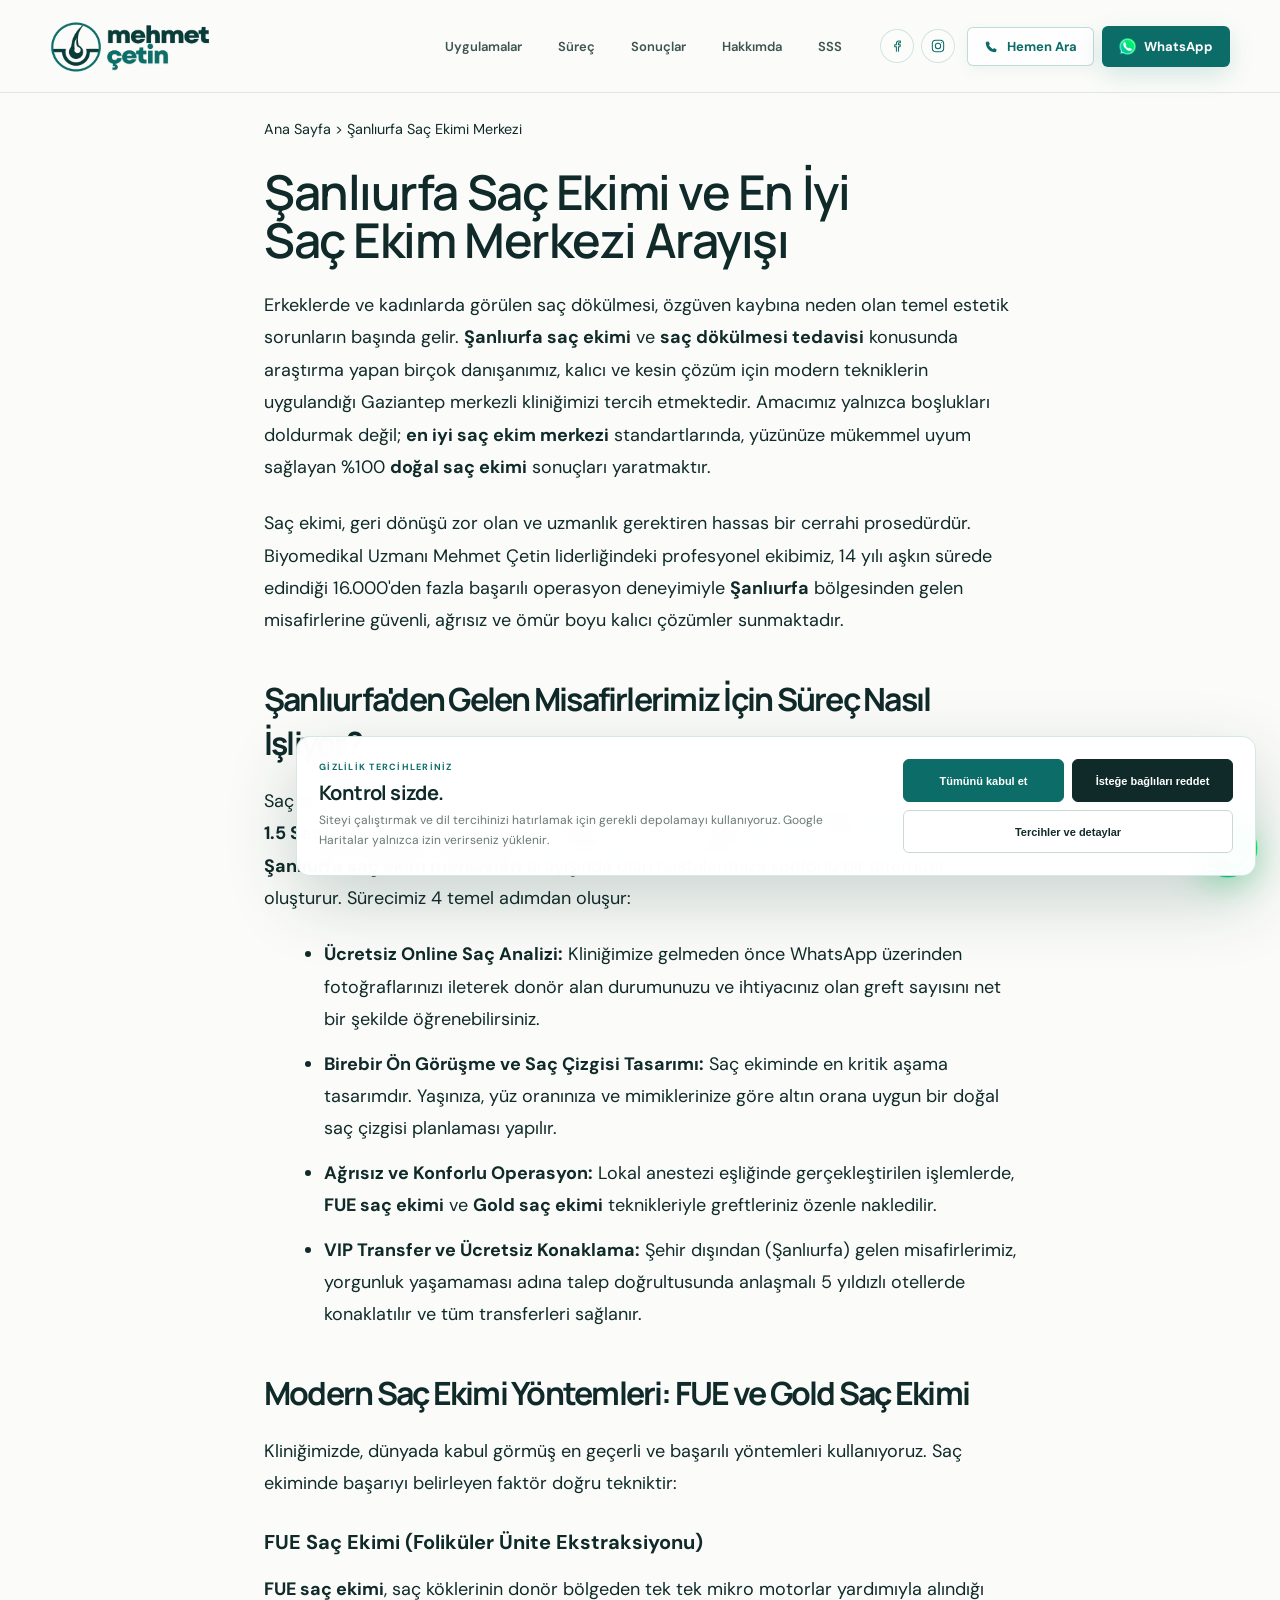
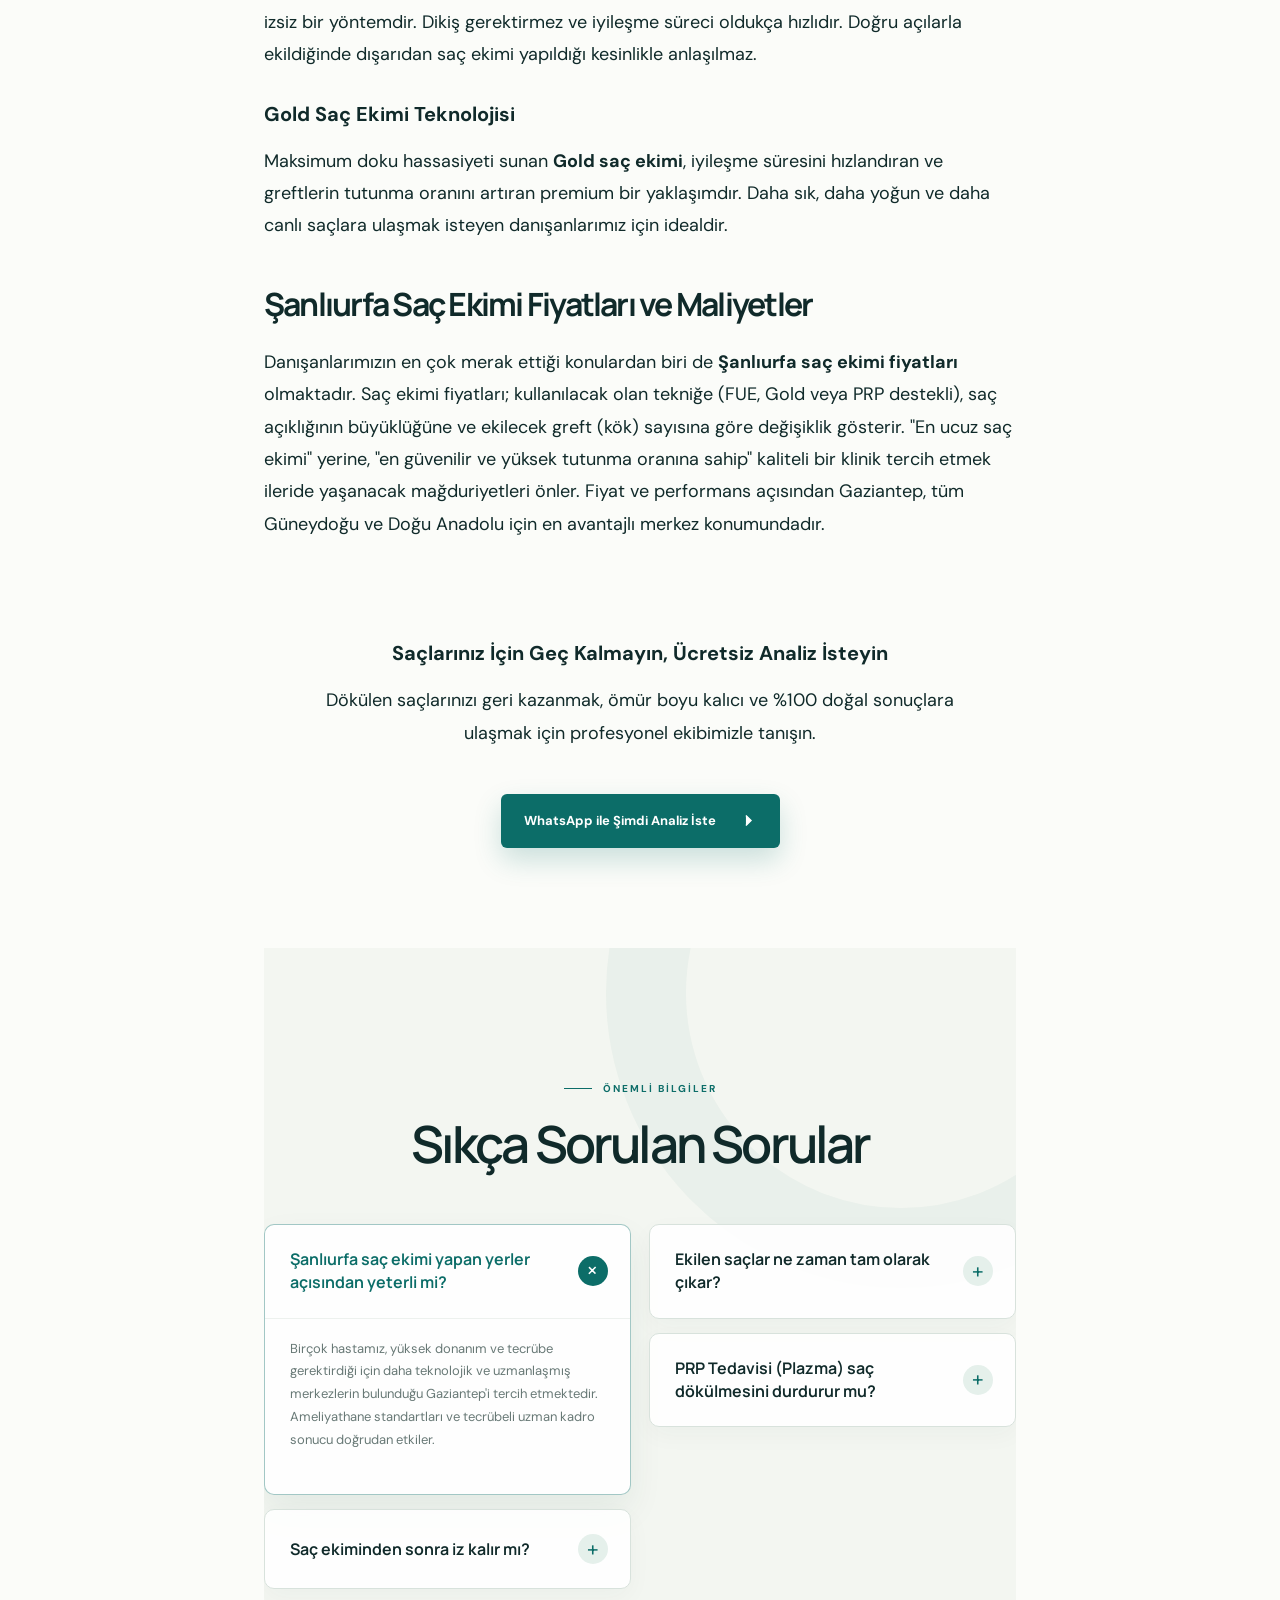
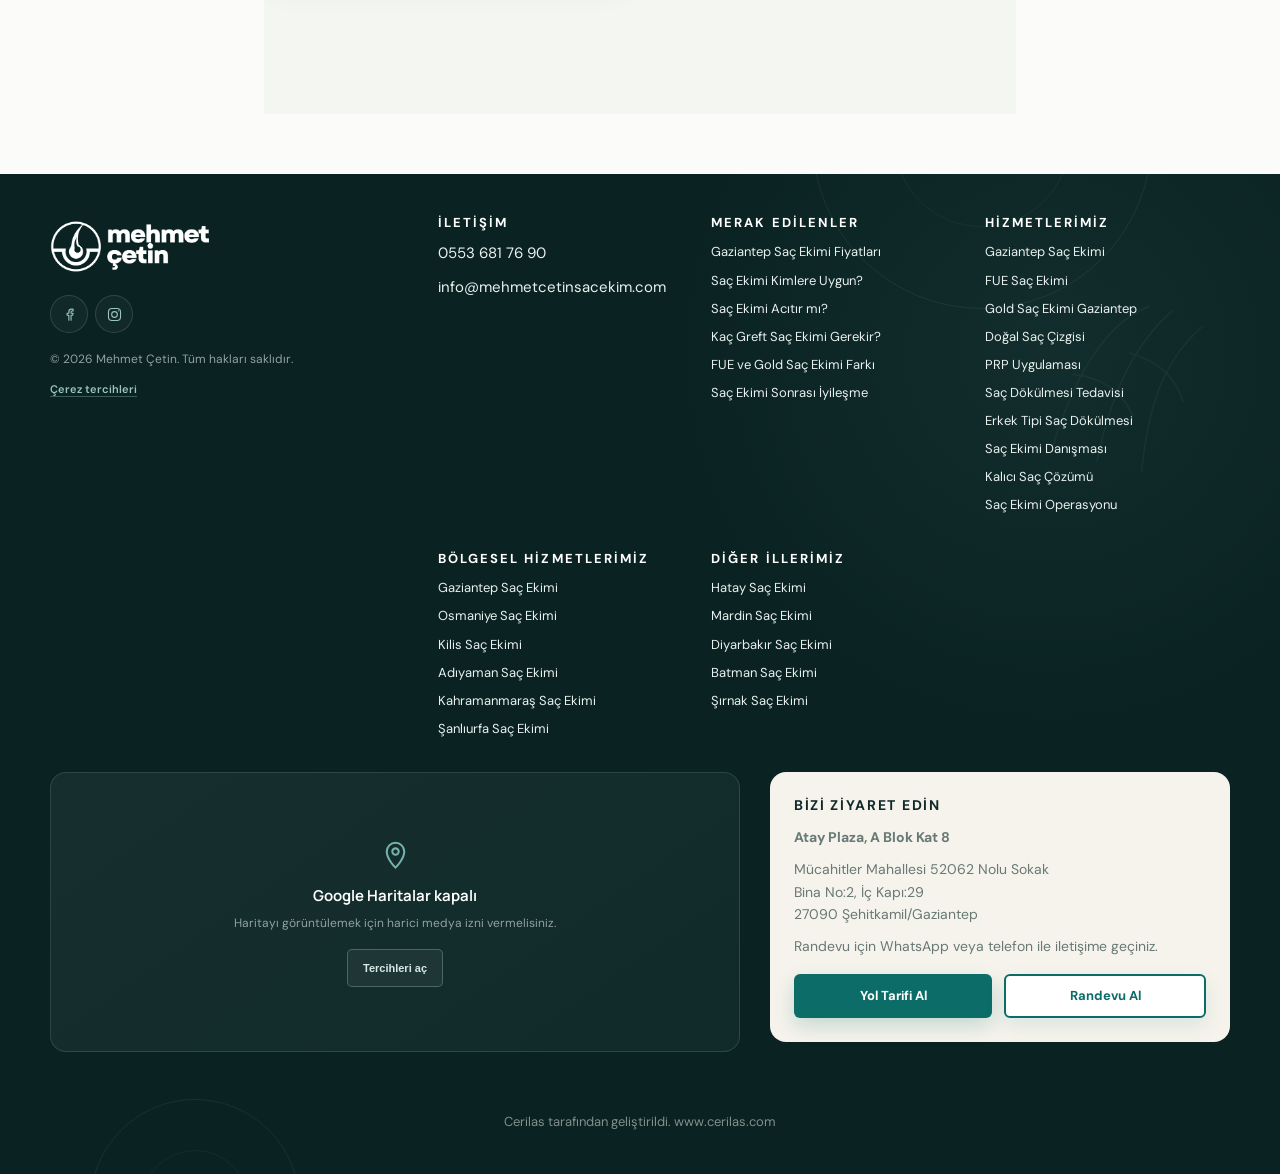
<file: sanliurfa-sac-ekimi.html>
<!DOCTYPE html>
<html lang="tr">

<head>
  <!-- Google Tag Manager -->
  <script>(function(w,d,s,l,i){w[l]=w[l]||[];w[l].push({'gtm.start':
  new Date().getTime(),event:'gtm.js'});var f=d.getElementsByTagName(s)[0],
  j=d.createElement(s),dl=l!='dataLayer'?'&l='+l:'';j.async=true;j.src=
  'https://www.googletagmanager.com/gtm.js?id='+i+dl;f.parentNode.insertBefore(j,f);
  })(window,document,'script','dataLayer','GTM-W2ZSKTFK');</script>
  <!-- End Google Tag Manager -->
  <!-- Google tag (gtag.js) -->
  <script async src="https://www.googletagmanager.com/gtag/js?id=G-VPKPKY44ZM"></script>
  <script async src="https://www.googletagmanager.com/gtag/js?id=AW-18360103797"></script>
  <script>
    window.dataLayer = window.dataLayer || [];
    function gtag() { dataLayer.push(arguments); }
    gtag('js', new Date());

    gtag('config', 'G-VPKPKY44ZM');
    gtag('config', 'AW-18360103797');
  </script>
  <!-- Event snippet for Kişi conversion page -->
  <script>
    function gtag_report_conversion(url) {
      if (typeof gtag === "function") {
        gtag("event", "conversion", {
          "send_to": "AW-18360103797/h-xpCKiZg90cEPXm47JE"
        });
      }
      return true;
    }

    document.addEventListener("DOMContentLoaded", function () {
      document.querySelectorAll("a[href^=\"https://wa.me\"], a[href^=\"tel:\"]").forEach(function (link) {
        link.addEventListener("click", function () {
          gtag_report_conversion(link.href);
        });
      });
    });
  </script>
  <meta charset="UTF-8" />
  <meta name="viewport" content="width=device-width, initial-scale=1.0" />
  <meta name="description"
    content="Gaziantep'te saç ekimi alanında uzman Mehmet Çetin. FUE, Gold Saç Ekimi ve PRP uygulaması. 14+ yıl deneyim, 16.000+ başarılı operasyon. Doğal sonuç, birebir takip." />
  <meta name="keywords"
    content="Gaziantep saç ekimi, FUE, Gold saç ekimi, saç dökülmesi, doğal saç çizgisi, saç ekimi operasyonu" />
  <meta name="robots" content="index, follow, max-image-preview:large, max-snippet:-1, max-video-preview:-1" />
  <meta property="og:title" content="Şanlıurfa Saç Ekimi Merkezi | Mehmet Çetin Uzmanlığı" />
  <meta property="og:description"
    content="Gaziantep'te en iyi saç ekimi hizmetleri. Doğal sonuç, kişiye özel planlanma, 14+ yıl tecrübe ile Mehmet Çetin." />
  <meta property="og:type" content="website" />
  <meta property="og:url" content="https://mehmetcetinsacekim.com/sanliurfa-sac-ekimi.html" />
  <meta property="og:locale" content="tr_TR" />
  <meta property="og:image" content="mehmet-cetin-hero-new.jpg" />
  <meta name="twitter:card" content="summary_large_image" />
  <meta name="author" content="Mehmet Çetin" />
  <meta name="copyright" content="© 2026 Mehmet Çetin" />
  <title>Şanlıurfa Saç Ekimi Merkezi & Fiyatları | En İyi Sonuçlar</title>
  <link rel="preconnect" href="https://fonts.googleapis.com" />
  <link rel="preconnect" href="https://fonts.gstatic.com" crossorigin />
  <link
    href="https://fonts.googleapis.com/css2?family=DM+Sans:wght@400;500;600;700&amp;family=Manrope:wght@400;500;600;700;800&amp;family=Noto+Sans+Arabic:wght@400;500;600;700;800&amp;display=swap"
    rel="stylesheet" />
  <link rel="stylesheet" href="styles.css?v=20260915-1" />
  <link rel="icon" href="favicon.svg" type="image/svg+xml" />
  <link rel="canonical" href="https://mehmetcetinsacekim.com/sanliurfa-sac-ekimi.html" />
  <link rel="alternate" hreflang="tr" href="https://mehmetcetinsacekim.com/?lang=tr" />
  <link rel="alternate" hreflang="en" href="https://mehmetcetinsacekim.com/?lang=en" />
  <link rel="alternate" hreflang="ar" href="https://mehmetcetinsacekim.com/?lang=ar" />
  <link rel="alternate" hreflang="ru" href="https://mehmetcetinsacekim.com/?lang=ru" />
  <link rel="alternate" hreflang="x-default" href="https://mehmetcetinsacekim.com/" />
  
  <script src="cookie-consent.js?v=20260806-1" defer></script>
  <script type="application/ld+json">
    {
      "@context": "https://schema.org",
      "@type": "LocalBusiness",
      "name": "Mehmet Çetin Biyomedikal - Gaziantep Saç Ekimi",
      "description": "Gaziantep'te saç ekimi uzmanı. FUE, Gold Saç Ekimi ve PRP uygulaması.",
      "address": {
        "@type": "PostalAddress",
        "streetAddress": "Atay Plaza, A Blok Kat 8, Mücahitler Mahallesi 52062 Nolu Sokak Bina No:2, İç Kapı:29",
        "addressLocality": "Gaziantep",
        "addressRegion": "Gaziantep",
        "postalCode": "27090",
        "addressCountry": "TR"
      },
      "telephone": "+905536817690",
      "email": "info@mehmetcetinsacekim.com",
      "priceRange": "$$",
      "areaServed": "Gaziantep",
      "serviceType": ["Hair Transplant", "FUE Hair Transplant", "Gold Hair Transplant", "PRP Therapy"],
      "image": "mehmet-cetin-hero-new.jpg"
    }
    </script>
  <script type="application/ld+json">
    {
      "@context": "https://schema.org",
      "@type": "MedicalBusiness",
      "name": "Mehmet Çetin Biyomedikal",
      "medicalSpecialty": "Hair Restoration",
      "knowsAbout": ["FUE Hair Transplant", "Gold Hair Transplant", "PRP Therapy", "Hair Loss Treatment"]
    }
    </script>
  <script type="application/ld+json">
    {
      "@context": "https://schema.org",
      "@type": "FAQPage",
      "mainEntity": [
        {
          "@type": "Question",
          "name": "Gaziantep saç ekimi fiyatları ne kadar, kaç para?",
          "acceptedAnswer": {
            "@type": "Answer",
            "text": "Saç ekimi fiyatı; ihtiyaç duyulan greft sayısına, donör alanın durumuna, uygulanacak tekniğe ve seans planına göre değişir. Net fiyat için saç fotoğraflarıyla kişiye özel ön değerlendirme yapılır."
          }
        },
        {
          "@type": "Question",
          "name": "Saç ekimi kimlere uygundur?",
          "acceptedAnswer": {
            "@type": "Answer",
            "text": "Kalıcı veya genetik saç kaybı bulunan, donör alanı yeterli ve beklentileri gerçekçi kişiler saç ekimi için uygun olabilir. Saç kaybının nedeni ve donör kapasitesi kişiye özel değerlendirilmelidir."
          }
        },
        {
          "@type": "Question",
          "name": "Saç ekimi acıtır mı?",
          "acceptedAnswer": {
            "@type": "Answer",
            "text": "İşlem lokal anestezi altında planlanır. İlk uygulama sırasında kısa süreli batma, sonrasında ise geçici hassasiyet hissedilebilir; deneyim kişiden kişiye değişir."
          }
        },
        {
          "@type": "Question",
          "name": "Saç ekimi kaç saat sürer?",
          "acceptedAnswer": {
            "@type": "Answer",
            "text": "Süre; greft sayısına, ekim alanının büyüklüğüne ve kullanılan yönteme bağlıdır. Çoğu işlem aynı gün tamamlanır; geniş alanlarda birden fazla seans planlanabilir."
          }
        },
        {
          "@type": "Question",
          "name": "Kaç greft saç ekimine ihtiyacım var?",
          "acceptedAnswer": {
            "@type": "Answer",
            "text": "Greft ihtiyacı açıklığın genişliği, hedeflenen yoğunluk, saç teli yapısı ve donör kapasitesine göre belirlenir. Fotoğraflı analiz yaklaşık plan verir; kesin sayı yüz yüze değerlendirmede netleşir."
          }
        },
        {
          "@type": "Question",
          "name": "FUE saç ekimi ile Gold saç ekimi arasındaki fark nedir?",
          "acceptedAnswer": {
            "@type": "Answer",
            "text": "FUE, saç köklerinin tek tek alınmasına dayanan yöntemdir. Gold uygulamasında kanal ve greft planlamasında özel uçlar kullanılır. Uygun yöntem saç yapısı, donör alan ve hedefe göre seçilir."
          }
        },
        {
          "@type": "Question",
          "name": "Ekilen saçlar ne zaman çıkar?",
          "acceptedAnswer": {
            "@type": "Answer",
            "text": "İlk haftalardaki geçici dökülmenin ardından yeni saçlar çoğunlukla dördüncü ay civarında görünmeye başlar. Sonucun belirginleşmesi genellikle 10–18 ay sürebilir."
          }
        },
        {
          "@type": "Question",
          "name": "Saç ekimi kalıcı mı?",
          "acceptedAnswer": {
            "@type": "Answer",
            "text": "Donör bölgeden alınan kökler genellikle dökülmeye daha dirençlidir. Ancak çevredeki mevcut saçlar zamanla seyrelmeye devam edebilir; kalıcılık ve yoğunluk kişisel koşullara bağlıdır."
          }
        },
        {
          "@type": "Question",
          "name": "Saç ekimi sonrası iyileşme kaç gün sürer?",
          "acceptedAnswer": {
            "@type": "Answer",
            "text": "İlk günlerde kızarıklık, kabuklanma, şişlik veya hassasiyet görülebilir. Greftlerin özellikle ilk iki hafta korunması önemlidir; günlük yaşama dönüş yapılan işe ve iyileşme hızına göre değişir."
          }
        },
        {
          "@type": "Question",
          "name": "Saç ekimi sonrası ilk yıkama ve spor ne zaman yapılır?",
          "acceptedAnswer": {
            "@type": "Answer",
            "text": "İlk yıkama ve bakım, kişiye verilen plana göre nazikçe yapılır. Darbe, yoğun terleme ve ağır egzersizden önerilen süre boyunca kaçınmak gerekir; net zamanlama iyileşmeye göre belirlenir."
          }
        },
        {
          "@type": "Question",
          "name": "Kadınlara saç ekimi yapılır mı?",
          "acceptedAnswer": {
            "@type": "Answer",
            "text": "Evet, uygun saç kaybı tipi ve yeterli donör kapasitesi bulunan kadınlara da saç ekimi planlanabilir. Yaygın veya geçici dökülmelerde önce saç kaybının nedeni değerlendirilmelidir."
          }
        },
        {
          "@type": "Question",
          "name": "Saç ekimi için ideal yaş kaçtır?",
          "acceptedAnswer": {
            "@type": "Answer",
            "text": "Tek başına yaş belirleyici değildir. Saç dökülmesinin seyri, donör alan, aile öyküsü ve ileride oluşabilecek kayıp birlikte değerlendirilerek uzun vadeli plan yapılır."
          }
        },
        {
          "@type": "Question",
          "name": "Donör alanı zayıf olanlara saç ekimi yapılabilir mi?",
          "acceptedAnswer": {
            "@type": "Answer",
            "text": "Donör alanın yoğunluğu ve saç tellerinin niteliği alınabilecek greft sayısını sınırlar. Zayıf donör alanda daha kontrollü yoğunluk, farklı bölge önceliği veya seans planı gerekebilir."
          }
        },
        {
          "@type": "Question",
          "name": "Doğal saç çizgisi nasıl planlanır?",
          "acceptedAnswer": {
            "@type": "Answer",
            "text": "Doğal saç çizgisi; yüz oranı, yaş, mevcut saç yönü, açıklık ve donör kapasitesi birlikte değerlendirilerek tasarlanır. Tek tip veya gereğinden fazla düz bir çizgi yerine kişiye uyum hedeflenir."
          }
        }
      ]
    }
    </script>

  <script type="application/ld+json">
  {
    "@context": "https://schema.org",
    "@type": "Article",
    "headline": "Şanlıurfa Saç Ekimi ve En İyi Saç Ekim Merkezi Arayışı",
    "description": "Şanlıurfa bölgesinden kliniğimize ulaşan danışanlarımız için FUE ve Gold teknikleriyle kişiye özel saç ekimi planlaması. En iyi saç ekimi merkezine ulaşın.",
    "author": {
      "@type": "Person",
      "name": "Mehmet Çetin"
    },
    "publisher": {
      "@type": "Organization",
      "name": "Mehmet Çetin Saç Ekimi",
      "logo": {
        "@type": "ImageObject",
        "url": "https://mehmetcetinsacekim.com/mcetin-logo.png"
      }
    }
  }
  </script>
</head>

<body>
  <!-- Google Tag Manager (noscript) -->
  <noscript><iframe src="https://www.googletagmanager.com/ns.html?id=GTM-W2ZSKTFK"
  height="0" width="0" style="display:none;visibility:hidden"></iframe></noscript>
  <!-- End Google Tag Manager (noscript) -->
  <header class="site-header">
    <div class="container nav-wrap">
      <a class="brand" href="index.html" aria-label="Ana sayfa">
        <img src="mcetin-logo.png" alt="Mehmet Çetin" />
      </a>

      <nav aria-label="Ana menü">
        <a href="index.html#hizmetler">Uygulamalar</a>
        <a href="index.html#surec">Süreç</a>
        <a href="index.html#sonuclar">Sonuçlar</a>
        <a href="index.html#hakkimda">Hakkımda</a>
        <a href="#sss">SSS</a>
      </nav>

      <div class="social-links header-social" aria-label="Sosyal medya">
        <a href="https://www.facebook.com/mehmet.cetin.73550" target="_blank" rel="noopener noreferrer"
          aria-label="Facebook">
          <svg viewBox="0 0 24 24" aria-hidden="true">
            <path
              d="M14.2 20v-7h2.4l.4-2.8h-2.8V8.4c0-.8.2-1.4 1.4-1.4h1.5V4.5c-.3 0-1.2-.1-2.2-.1-2.2 0-3.8 1.4-3.8 3.9v1.9H8.6V13h2.5v7" />
          </svg>
        </a>
        <a href="https://www.instagram.com/mehmetcetin_sacekimi/" target="_blank" rel="noopener noreferrer"
          aria-label="Instagram">
          <svg viewBox="0 0 24 24" aria-hidden="true">
            <rect x="3.5" y="3.5" width="17" height="17" rx="5" />
            <circle cx="12" cy="12" r="4" />
            <circle cx="17.5" cy="6.8" r=".8" class="social-dot" />
          </svg>
        </a>
      </div>

      

      <div class="header-cta-group">
        <a class="header-cta header-cta-phone" href="tel:+905536817690" aria-label="Telefonla arayın">
          <svg viewBox="0 0 24 24" aria-hidden="true">
            <path
              d="M7.2 3.8 9.5 8 7.8 9.7a15.2 15.2 0 0 0 6.5 6.5l1.7-1.7 4.2 2.3-.7 3.1c-.2.8-.9 1.3-1.7 1.3C9.5 20.7 3.3 14.5 2.8 6.2c0-.8.5-1.5 1.3-1.7l3.1-.7Z" />
          </svg>
          <span>Hemen Ara</span>
        </a>
        <a class="header-cta header-cta-wa" href="https://wa.me/905536817690" target="_blank" rel="noopener" aria-label="WhatsApp'tan iletişime geçin">
          <img src="whatsapp-logo.png" alt="WhatsApp" class="wa-inline-icon">
          <span>WhatsApp</span>
        </a>
      </div>
    </div>
  </header>

  
    
    <main id="top" class="seo-blog-container">
      <div class="seo-breadcrumb">
        <a href="/">Ana Sayfa</a> &gt; <span>Şanlıurfa Saç Ekimi Merkezi</span>
      </div>
      
      <article class="seo-blog-content">
        <h1>Şanlıurfa Saç Ekimi ve En İyi Saç Ekim Merkezi Arayışı</h1>
        
        <p>Erkeklerde ve kadınlarda görülen saç dökülmesi, özgüven kaybına neden olan temel estetik sorunların başında gelir. <strong>Şanlıurfa saç ekimi</strong> ve <strong>saç dökülmesi tedavisi</strong> konusunda araştırma yapan birçok danışanımız, kalıcı ve kesin çözüm için modern tekniklerin uygulandığı Gaziantep merkezli kliniğimizi tercih etmektedir. Amacımız yalnızca boşlukları doldurmak değil; <strong>en iyi saç ekim merkezi</strong> standartlarında, yüzünüze mükemmel uyum sağlayan %100 <strong>doğal saç ekimi</strong> sonuçları yaratmaktır.</p>
        
        <p>Saç ekimi, geri dönüşü zor olan ve uzmanlık gerektiren hassas bir cerrahi prosedürdür. Biyomedikal Uzmanı Mehmet Çetin liderliğindeki profesyonel ekibimiz, 14 yılı aşkın sürede edindiği 16.000'den fazla başarılı operasyon deneyimiyle <strong>Şanlıurfa</strong> bölgesinden gelen misafirlerine güvenli, ağrısız ve ömür boyu kalıcı çözümler sunmaktadır.</p>
        
        <h2>Şanlıurfa'den Gelen Misafirlerimiz İçin Süreç Nasıl İşliyor?</h2>
        <p>Saç ekimi işlemi için kliniğimize ulaşmak son derece kolaydır. Bulunduğunuz konuma sadece <strong>1.5 Saat</strong> mesafede olan Gaziantep kliniğimiz, gelişmiş sağlık turizmi altyapısı sayesinde <strong>Şanlıurfa saç ekim merkezleri</strong> arayışında olan hastalarımıza konforlu bir alternatif oluşturur. Sürecimiz 4 temel adımdan oluşur:</p>
        <ul>
          <li><strong>Ücretsiz Online Saç Analizi:</strong> Kliniğimize gelmeden önce WhatsApp üzerinden fotoğraflarınızı ileterek donör alan durumunuzu ve ihtiyacınız olan greft sayısını net bir şekilde öğrenebilirsiniz.</li>
          <li><strong>Birebir Ön Görüşme ve Saç Çizgisi Tasarımı:</strong> Saç ekiminde en kritik aşama tasarımdır. Yaşınıza, yüz oranınıza ve mimiklerinize göre altın orana uygun bir doğal saç çizgisi planlaması yapılır.</li>
          <li><strong>Ağrısız ve Konforlu Operasyon:</strong> Lokal anestezi eşliğinde gerçekleştirilen işlemlerde, <strong>FUE saç ekimi</strong> ve <strong>Gold saç ekimi</strong> teknikleriyle greftleriniz özenle nakledilir.</li>
          <li><strong>VIP Transfer ve Ücretsiz Konaklama:</strong> Şehir dışından (Şanlıurfa) gelen misafirlerimiz, yorgunluk yaşamaması adına talep doğrultusunda anlaşmalı 5 yıldızlı otellerde konaklatılır ve tüm transferleri sağlanır.</li>
        </ul>

        <h2>Modern Saç Ekimi Yöntemleri: FUE ve Gold Saç Ekimi</h2>
        <p>Kliniğimizde, dünyada kabul görmüş en geçerli ve başarılı yöntemleri kullanıyoruz. Saç ekiminde başarıyı belirleyen faktör doğru tekniktir:</p>
        
        <h3>FUE Saç Ekimi (Foliküler Ünite Ekstraksiyonu)</h3>
        <p><strong>FUE saç ekimi</strong>, saç köklerinin donör bölgeden tek tek mikro motorlar yardımıyla alındığı izsiz bir yöntemdir. Dikiş gerektirmez ve iyileşme süreci oldukça hızlıdır. Doğru açılarla ekildiğinde dışarıdan saç ekimi yapıldığı kesinlikle anlaşılmaz.</p>
        
        <h3>Gold Saç Ekimi Teknolojisi</h3>
        <p>Maksimum doku hassasiyeti sunan <strong>Gold saç ekimi</strong>, iyileşme süresini hızlandıran ve greftlerin tutunma oranını artıran premium bir yaklaşımdır. Daha sık, daha yoğun ve daha canlı saçlara ulaşmak isteyen danışanlarımız için idealdir.</p>

        <h2>Şanlıurfa Saç Ekimi Fiyatları ve Maliyetler</h2>
        <p>Danışanlarımızın en çok merak ettiği konulardan biri de <strong>Şanlıurfa saç ekimi fiyatları</strong> olmaktadır. Saç ekimi fiyatları; kullanılacak olan tekniğe (FUE, Gold veya PRP destekli), saç açıklığının büyüklüğüne ve ekilecek greft (kök) sayısına göre değişiklik gösterir. "En ucuz saç ekimi" yerine, "en güvenilir ve yüksek tutunma oranına sahip" kaliteli bir klinik tercih etmek ileride yaşanacak mağduriyetleri önler. Fiyat ve performans açısından Gaziantep, tüm Güneydoğu ve Doğu Anadolu için en avantajlı merkez konumundadır.</p>

        <div class="seo-blog-cta">
          <h3>Saçlarınız İçin Geç Kalmayın, Ücretsiz Analiz İsteyin</h3>
          <p>Dökülen saçlarınızı geri kazanmak, ömür boyu kalıcı ve %100 doğal sonuçlara ulaşmak için profesyonel ekibimizle tanışın.</p>
          <br>
          <a class="btn btn-primary" href="https://wa.me/905536817690" target="_blank" rel="noopener">
            WhatsApp ile Şimdi Analiz İste
            <svg viewBox="0 0 20 20" aria-hidden="true" width="20" style="vertical-align: middle; margin-left: 8px; fill: white;"><path d="m7 4 6 6-6 6"/></svg>
          </a>
        </div>
      </article>
      
      <section class="section faq" id="sss">
        <div class="faq-head">
          <span class="kicker">Önemli Bilgiler</span>
          <h2>Sıkça Sorulan Sorular</h2>
        </div>
        <div class="faq-grid" style="margin-top: 40px;">
          <div class="faq-column">
            <details open>
              <summary>Şanlıurfa saç ekimi yapan yerler açısından yeterli mi?</summary>
              <div class="faq-answer">
                <p>Birçok hastamız, yüksek donanım ve tecrübe gerektirdiği için daha teknolojik ve uzmanlaşmış merkezlerin bulunduğu Gaziantep'i tercih etmektedir. Ameliyathane standartları ve tecrübeli uzman kadro sonucu doğrudan etkiler.</p>
              </div>
            </details>
            <details>
              <summary>Saç ekiminden sonra iz kalır mı?</summary>
              <div class="faq-answer">
                <p>Kliniğimizde uyguladığımız FUE ve Gold saç ekimi teknikleri tamamen izsiz (scarless) teknolojilerdir. Operasyondan kısa süre sonra hiçbir kesi veya dikiş izi kalmadan hayatınıza devam edebilirsiniz.</p>
              </div>
            </details>
          </div>
          <div class="faq-column">
            <details>
              <summary>Ekilen saçlar ne zaman tam olarak çıkar?</summary>
              <div class="faq-answer">
                <p>İlk haftalarda şok dökülme yaşanması normaldir. Ekilen saçlar genellikle 3. aydan itibaren çıkmaya başlar. 6. ayda sonuçlar gözle görülür hale gelir, 12 ila 15. aylar arasında ise tam, kalıcı formuna kavuşur.</p>
              </div>
            </details>
            <details>
              <summary>PRP Tedavisi (Plazma) saç dökülmesini durdurur mu?</summary>
              <div class="faq-answer">
                <p>Kendi kanınızdaki onarıcı hücrelerle yapılan PRP uygulaması, mevcut saç tellerini kalınlaştırır, canlandırır ve dökülmeyi büyük oranda yavaşlatır. Saç ekimi sonrası uygulanması ise yeni ekilen greftlerin beslenmesini destekler.</p>
              </div>
            </details>
          </div>
        </div>
      </section>
    </main>



  <footer>
    <span class="footer-decor-ring footer-decor-ring-one" aria-hidden="true"></span>
    <span class="footer-decor-ring footer-decor-ring-two" aria-hidden="true"></span>
    <svg class="footer-decor-icon" viewBox="0 0 220 220" aria-hidden="true">
      <path d="M42 178c9-58 29-115 68-136" />
      <path d="M83 186c4-56 15-104 48-143" />
      <path d="M124 190c-2-54 3-99 36-137" />
      <path d="M51 112c25-1 45 8 58 29" />
      <path d="M99 86c25 3 43 15 53 36" />
    </svg>
    <div class="container footer-content">
      <div class="footer-brand-block">
        <a class="brand footer-brand" href="#top">
          <img src="mcetyin-footerlogo.png" alt="Mehmet Çetin" />
        </a>
        <div class="social-links footer-social" aria-label="Sosyal medya">
          <a href="https://www.facebook.com/mehmet.cetin.73550" target="_blank" rel="noopener noreferrer"
            aria-label="Facebook">
            <svg viewBox="0 0 24 24" aria-hidden="true">
              <path
                d="M14.2 20v-7h2.4l.4-2.8h-2.8V8.4c0-.8.2-1.4 1.4-1.4h1.5V4.5c-.3 0-1.2-.1-2.2-.1-2.2 0-3.8 1.4-3.8 3.9v1.9H8.6V13h2.5v7" />
            </svg>
          </a>
          <a href="https://www.instagram.com/mehmetcetin_sacekimi/" target="_blank" rel="noopener noreferrer"
            aria-label="Instagram">
            <svg viewBox="0 0 24 24" aria-hidden="true">
              <rect x="3.5" y="3.5" width="17" height="17" rx="5" />
              <circle cx="12" cy="12" r="4" />
              <circle cx="17.5" cy="6.8" r=".8" class="social-dot" />
            </svg>
          </a>
        </div>
        <p class="footer-copy">© 2026 Mehmet Çetin. Tüm hakları saklıdır.</p>
        <button class="cookie-settings-link" type="button">Çerez tercihleri</button>
      </div>

      <div class="footer-details">
        <div class="footer-info">
          <h3>İletişim</h3>
          <a href="tel:+905536817690">0553 681 76 90</a>
          <a href="mailto:info@mehmetcetinsacekim.com">info@mehmetcetinsacekim.com</a>
        </div>

        <div class="footer-info footer-seo">
          <h3>Merak Edilenler</h3>
          <a href="#sac-ekimi-fiyatlari">Gaziantep Saç Ekimi Fiyatları</a>
          <a href="#sac-ekimi-kimlere-uygun">Saç Ekimi Kimlere Uygun?</a>
          <a href="#sac-ekimi-acitir-mi">Saç Ekimi Acıtır mı?</a>
          <a href="#kac-greft-gerekir">Kaç Greft Saç Ekimi Gerekir?</a>
          <a href="#fue-gold-farki">FUE ve Gold Saç Ekimi Farkı</a>
          <a href="#sac-ekimi-sonrasi">Saç Ekimi Sonrası İyileşme</a>
        </div>

        <div class="footer-info footer-seo">
          <h3>Hizmetlerimiz</h3>
          <a href="/gaziantep-sac-ekimi.html">Gaziantep Saç Ekimi</a>
          <a href="https://wa.me/905536817690">FUE Saç Ekimi</a>
          <a href="https://wa.me/905536817690">Gold Saç Ekimi Gaziantep</a>
          <a href="https://wa.me/905536817690">Doğal Saç Çizgisi</a>
          <a href="https://wa.me/905536817690">PRP Uygulaması</a>
          <a href="https://wa.me/905536817690">Saç Dökülmesi Tedavisi</a>
          <a href="https://wa.me/905536817690">Erkek Tipi Saç Dökülmesi</a>
          <a href="https://wa.me/905536817690">Saç Ekimi Danışması</a>
          <a href="https://wa.me/905536817690">Kalıcı Saç Çözümü</a>
          <a href="https://wa.me/905536817690">Saç Ekimi Operasyonu</a>
        </div>
        
        <div class="footer-info footer-seo">
          <h3>Bölgesel Hizmetlerimiz</h3>
          <a href="gaziantep-sac-ekimi.html">Gaziantep Saç Ekimi</a>
          <a href="osmaniye-sac-ekimi.html">Osmaniye Saç Ekimi</a>
          <a href="kilis-sac-ekimi.html">Kilis Saç Ekimi</a>
          <a href="adiyaman-sac-ekimi.html">Adıyaman Saç Ekimi</a>
          <a href="kahramanmaras-sac-ekimi.html">Kahramanmaraş Saç Ekimi</a>
          <a href="sanliurfa-sac-ekimi.html">Şanlıurfa Saç Ekimi</a>
        </div>

        <div class="footer-info footer-seo">
          <h3>Diğer İllerimiz</h3>
          <a href="hatay-sac-ekimi.html">Hatay Saç Ekimi</a>
          <a href="mardin-sac-ekimi.html">Mardin Saç Ekimi</a>
          <a href="diyarbakir-sac-ekimi.html">Diyarbakır Saç Ekimi</a>
          <a href="batman-sac-ekimi.html">Batman Saç Ekimi</a>
          <a href="sirnak-sac-ekimi.html">Şırnak Saç Ekimi</a>
        </div>
      </div>
    </div>

    <div class="container footer-map-wrap">
      <div class="footer-map-container">
        <div class="footer-map-content">
          <div class="map-consent-placeholder">
            <svg viewBox="0 0 24 24" aria-hidden="true">
              <path d="M12 21s6-5.7 6-11a6 6 0 1 0-12 0c0 5.3 6 11 6 11Z" />
              <circle cx="12" cy="10" r="2.2" />
            </svg>
            <strong>Google Haritalar kapalı</strong>
            <p>Haritayı görüntülemek için harici medya izni vermelisiniz.</p>
            <button class="map-consent-button" type="button">Tercihleri aç</button>
          </div>
          <iframe title="Gaziantep konum haritası"
            data-cookie-src="https://www.google.com/maps?q=37.0748307,37.3705138&amp;z=17&amp;output=embed"
            loading="lazy" referrerpolicy="no-referrer-when-downgrade" allowfullscreen></iframe>
        </div>
        <div class="footer-address-box">
          <h3>Bizi Ziyaret Edin</h3>
          <p><strong>Atay Plaza, A Blok Kat 8</strong></p>
          <p>Mücahitler Mahallesi 52062 Nolu Sokak<br />Bina No:2, İç Kapı:29<br />27090 Şehitkamil/Gaziantep</p>
          <p class="address-note">Randevu için WhatsApp veya telefon ile iletişime geçiniz.</p>
          <div class="footer-button-group">
            <a class="btn btn-directions"
              href="https://www.google.com/maps/dir/?api=1&amp;destination=37.0748307,37.3705138" target="_blank"
              rel="noopener">
              <span>Yol Tarifi Al</span>
            </a>
            <a class="btn btn-appointment" href="https://wa.me/905536817690" target="_blank" rel="noopener">
              <span>Randevu Al</span>
            </a>
          </div>
        </div>
      </div>
    </div>
    <div class="developer-credit" style="text-align: center; padding: 20px 0; font-size: 13px; color: #81908d; border-top: 1px solid rgba(0,0,0,0.05); margin-top: 40px; width: 100%; clear: both;">
      <a href="https://www.cerilas.com" target="_blank" rel="noopener" style="color: inherit; text-decoration: none;">Cerilas tarafından geliştirildi. www.cerilas.com</a>
    </div>
  </footer>

  <section class="cookie-banner" aria-label="Çerez tercihleri" aria-live="polite">
    <div class="cookie-banner-copy">
      <span class="cookie-kicker">Gizlilik tercihleriniz</span>
      <h2>Kontrol sizde.</h2>
      <p>Siteyi çalıştırmak ve dil tercihinizi hatırlamak için gerekli depolamayı kullanıyoruz. Google Haritalar
        yalnızca izin verirseniz yüklenir.</p>
    </div>
    <div class="cookie-banner-actions">
      <button class="cookie-action cookie-accept" type="button">Tümünü kabul et</button>
      <button class="cookie-action cookie-reject" type="button">İsteğe bağlıları reddet</button>
      <button class="cookie-preferences" type="button">Tercihler ve detaylar</button>
    </div>
  </section>

  <div class="cookie-modal" aria-hidden="true">
    <button class="cookie-modal-backdrop" type="button" aria-label="Kapat"></button>
    <section class="cookie-dialog" role="dialog" aria-modal="true" aria-labelledby="cookie-dialog-title">
      <button class="cookie-close" type="button" aria-label="Kapat"><span></span></button>
      <span class="cookie-kicker">Çerez ve depolama ayrıntıları</span>
      <h2 id="cookie-dialog-title">Gizlilik tercihlerinizi yönetin</h2>
      <p class="cookie-dialog-intro">Zorunlu depolama her zaman etkindir. Harici medya tercihinizi dilediğiniz zaman
        değiştirebilirsiniz.</p>

      <div class="cookie-notice">
        <h3>Aydınlatma bilgisi</h3>
        <p>Veri sorumlusu Mehmet Çetin’dir. Tercihler; siteyi seçtiğiniz dilde sunmak, rıza kaydınızı saklamak ve izin
          verdiğinizde Google Haritalar içeriğini göstermek amacıyla işlenir.</p>
      </div>

      <div class="cookie-category">
        <div>
          <span class="cookie-category-label">Her zaman etkin</span>
          <h3>Zorunlu depolama</h3>
          <p>site-cookie-consent: Seçiminizi 180 gün saklar. site-language: Seçtiğiniz dili cihazınızda saklar. Her
            ikisi de birinci taraf yerel depolamadır.</p>
        </div>
        <label class="cookie-toggle cookie-toggle-disabled">
          <input type="checkbox" checked disabled />
          <span aria-hidden="true"></span>
        </label>
      </div>

      <div class="cookie-category">
        <div>
          <span class="cookie-category-label">İsteğe bağlı</span>
          <h3>Harici medya</h3>
          <p>Google Haritalar etkinleştirildiğinde IP adresi ve teknik bilgiler Google’a aktarılabilir; Google üçüncü
            taraf çerezleri kullanabilir. Süreler Google’ın politikasına göre değişebilir.</p>
        </div>
        <label class="cookie-toggle">
          <input class="cookie-external-toggle" type="checkbox" />
          <span aria-hidden="true"></span>
        </label>
      </div>

      <p class="cookie-no-tracking">Bu sitede analiz, performans veya reklam çerezi kullanılmamaktadır.</p>

      <div class="cookie-dialog-actions">
        <button class="cookie-action cookie-save" type="button">Seçimlerimi kaydet</button>
        <button class="cookie-action cookie-dialog-reject" type="button">İsteğe bağlıları reddet</button>
      </div>
    </section>
  </div>

    <!-- Mobil Sabit Hızlı İletişim Barı -->
  <aside class="mobile-bottom-bar" aria-label="Hızlı İletişim">
    <a class="btn-mobile-call" href="tel:+905536817690" aria-label="Telefonla arayın">
      <svg viewBox="0 0 24 24" aria-hidden="true">
        <path
          d="M7.2 3.8 9.5 8 7.8 9.7a15.2 15.2 0 0 0 6.5 6.5l1.7-1.7 4.2 2.3-.7 3.1c-.2.8-.9 1.3-1.7 1.3C9.5 20.7 3.3 14.5 2.8 6.2c0-.8.5-1.5 1.3-1.7l3.1-.7Z" />
      </svg>
      <span>Hemen Ara</span>
    </a>
    <a class="btn-mobile-wa" href="https://wa.me/905536817690" target="_blank" rel="noopener" aria-label="WhatsApp'tan iletişime geçin">
      <img src="whatsapp-logo.png" alt="WhatsApp">
      <span>WhatsApp</span>
    </a>
  </aside>

  <a class="floating-wa" href="https://wa.me/905536817690" target="_blank" rel="noopener"
    aria-label="WhatsApp'tan iletişime geçin">
    <img src="whatsapp-logo.png" alt="WhatsApp">
  </a>

  <script>
    (() => {
      if ("scrollRestoration" in history) {
        history.scrollRestoration = "manual";
      }

      if (!window.location.hash) {
        window.addEventListener("pageshow", () => {
          requestAnimationFrame(() => window.scrollTo(0, 0));
        }, { once: true });
      }

      const items = [...document.querySelectorAll(".faq details")];
      const reduceMotion = window.matchMedia("(prefers-reduced-motion: reduce)");
      const animations = new WeakMap();

      const setItemState = (item, shouldOpen) => {
        const summary = item.querySelector("summary");
        const answer = item.querySelector(".faq-answer");
        const running = animations.get(item);

        if (running) {
          running.cancel();
          animations.delete(item);
        }

        if (reduceMotion.matches) {
          item.open = shouldOpen;
          return;
        }

        const startHeight = item.getBoundingClientRect().height;
        item.open = true;
        const summaryHeight = summary.getBoundingClientRect().height;
        const endHeight = shouldOpen ? summaryHeight + answer.scrollHeight : summaryHeight;

        item.style.height = `${startHeight}px`;
        item.style.overflow = "hidden";

        const animation = item.animate(
          { height: [`${startHeight}px`, `${endHeight}px`] },
          { duration: shouldOpen ? 380 : 300, easing: "cubic-bezier(.22, 1, .36, 1)" }
        );

        animations.set(item, animation);

        if (shouldOpen) {
          answer.animate(
            [
              { opacity: 0, transform: "translateY(-8px)" },
              { opacity: 1, transform: "translateY(0)" }
            ],
            { duration: 320, delay: 55, easing: "cubic-bezier(.22, 1, .36, 1)", fill: "both" }
          );
        } else {
          answer.animate(
            [
              { opacity: 1, transform: "translateY(0)" },
              { opacity: 0, transform: "translateY(-6px)" }
            ],
            { duration: 180, easing: "ease-out", fill: "both" }
          );
        }

        animation.onfinish = () => {
          item.open = shouldOpen;
          item.style.height = "";
          item.style.overflow = "";
          answer.getAnimations().forEach((current) => current.cancel());
          animations.delete(item);
        };
      };

      items.forEach((item) => {
        item.querySelector("summary").addEventListener("click", (event) => {
          event.preventDefault();
          const shouldOpen = !item.open;

          items.forEach((otherItem) => {
            if (otherItem !== item && otherItem.open) {
              setItemState(otherItem, false);
            }
          });

          setItemState(item, shouldOpen);
        });
      });
    })();
  </script>
</body>

</html>
</file>
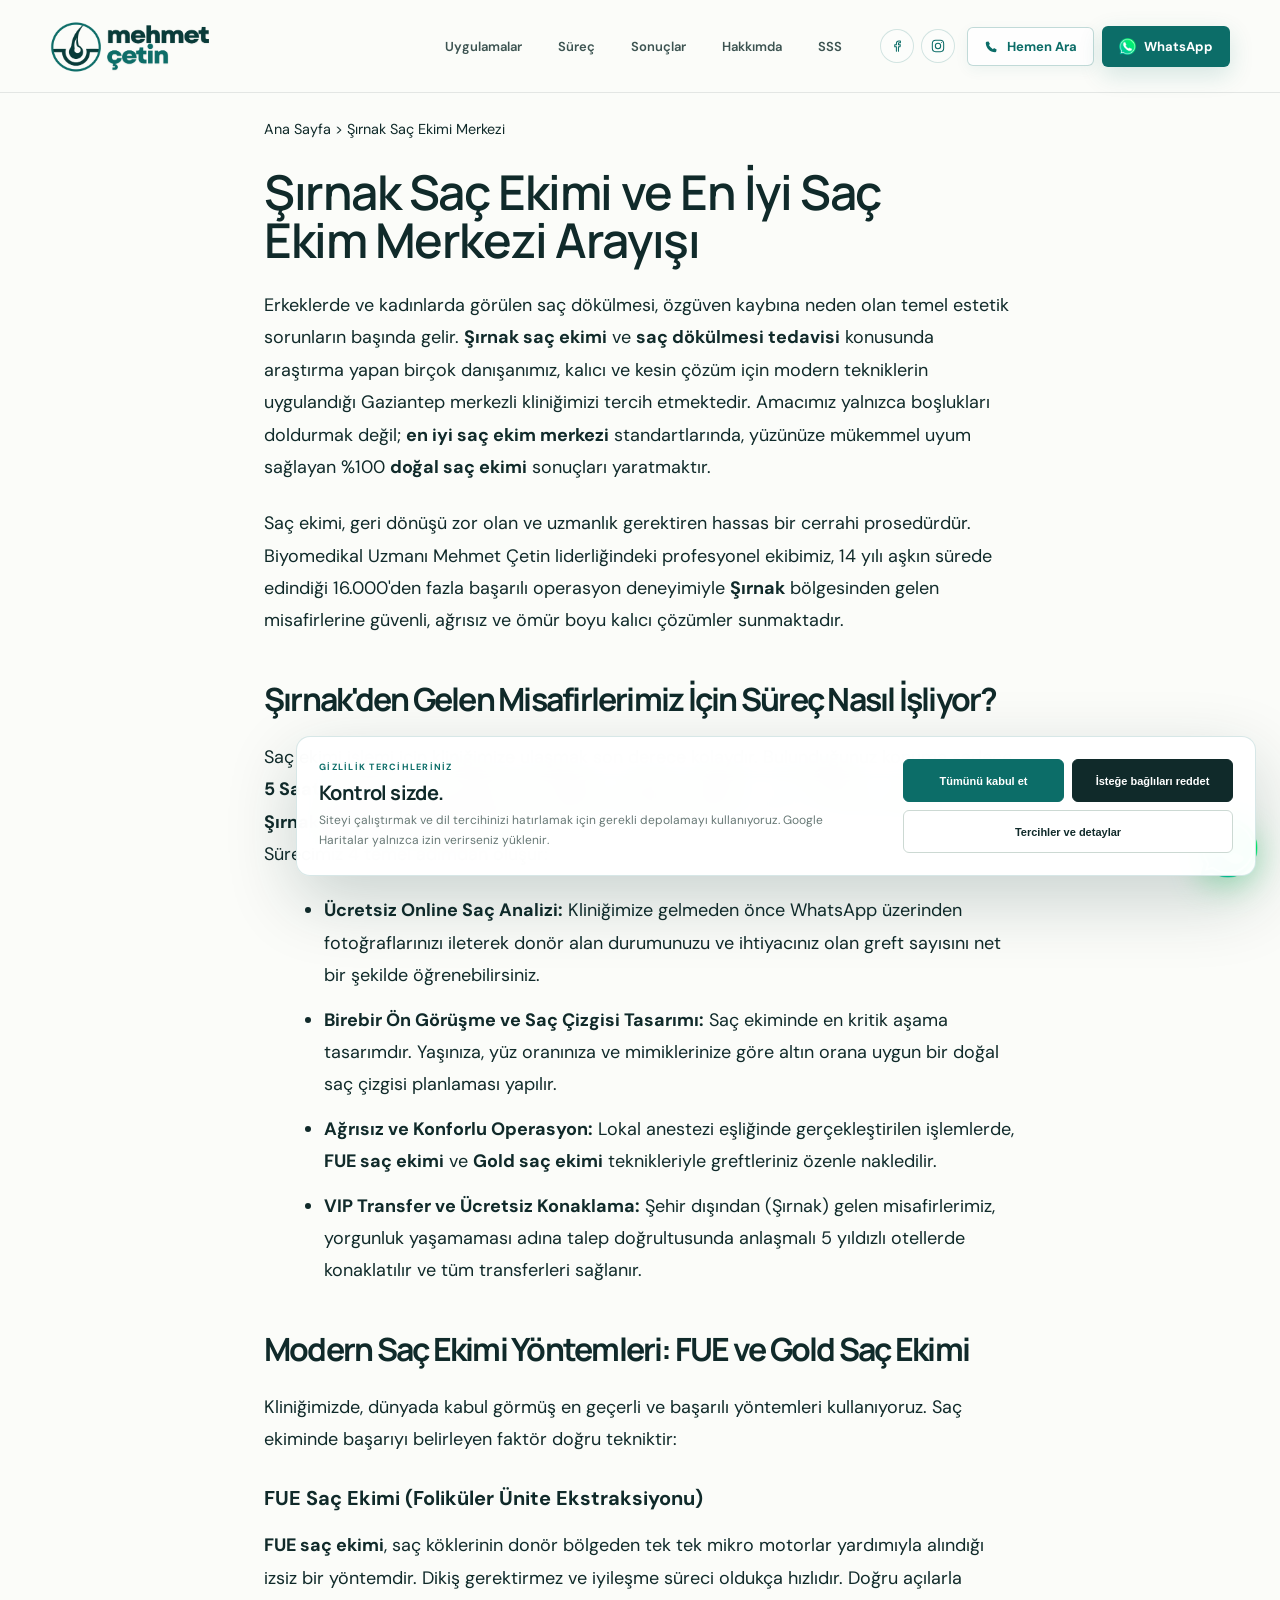
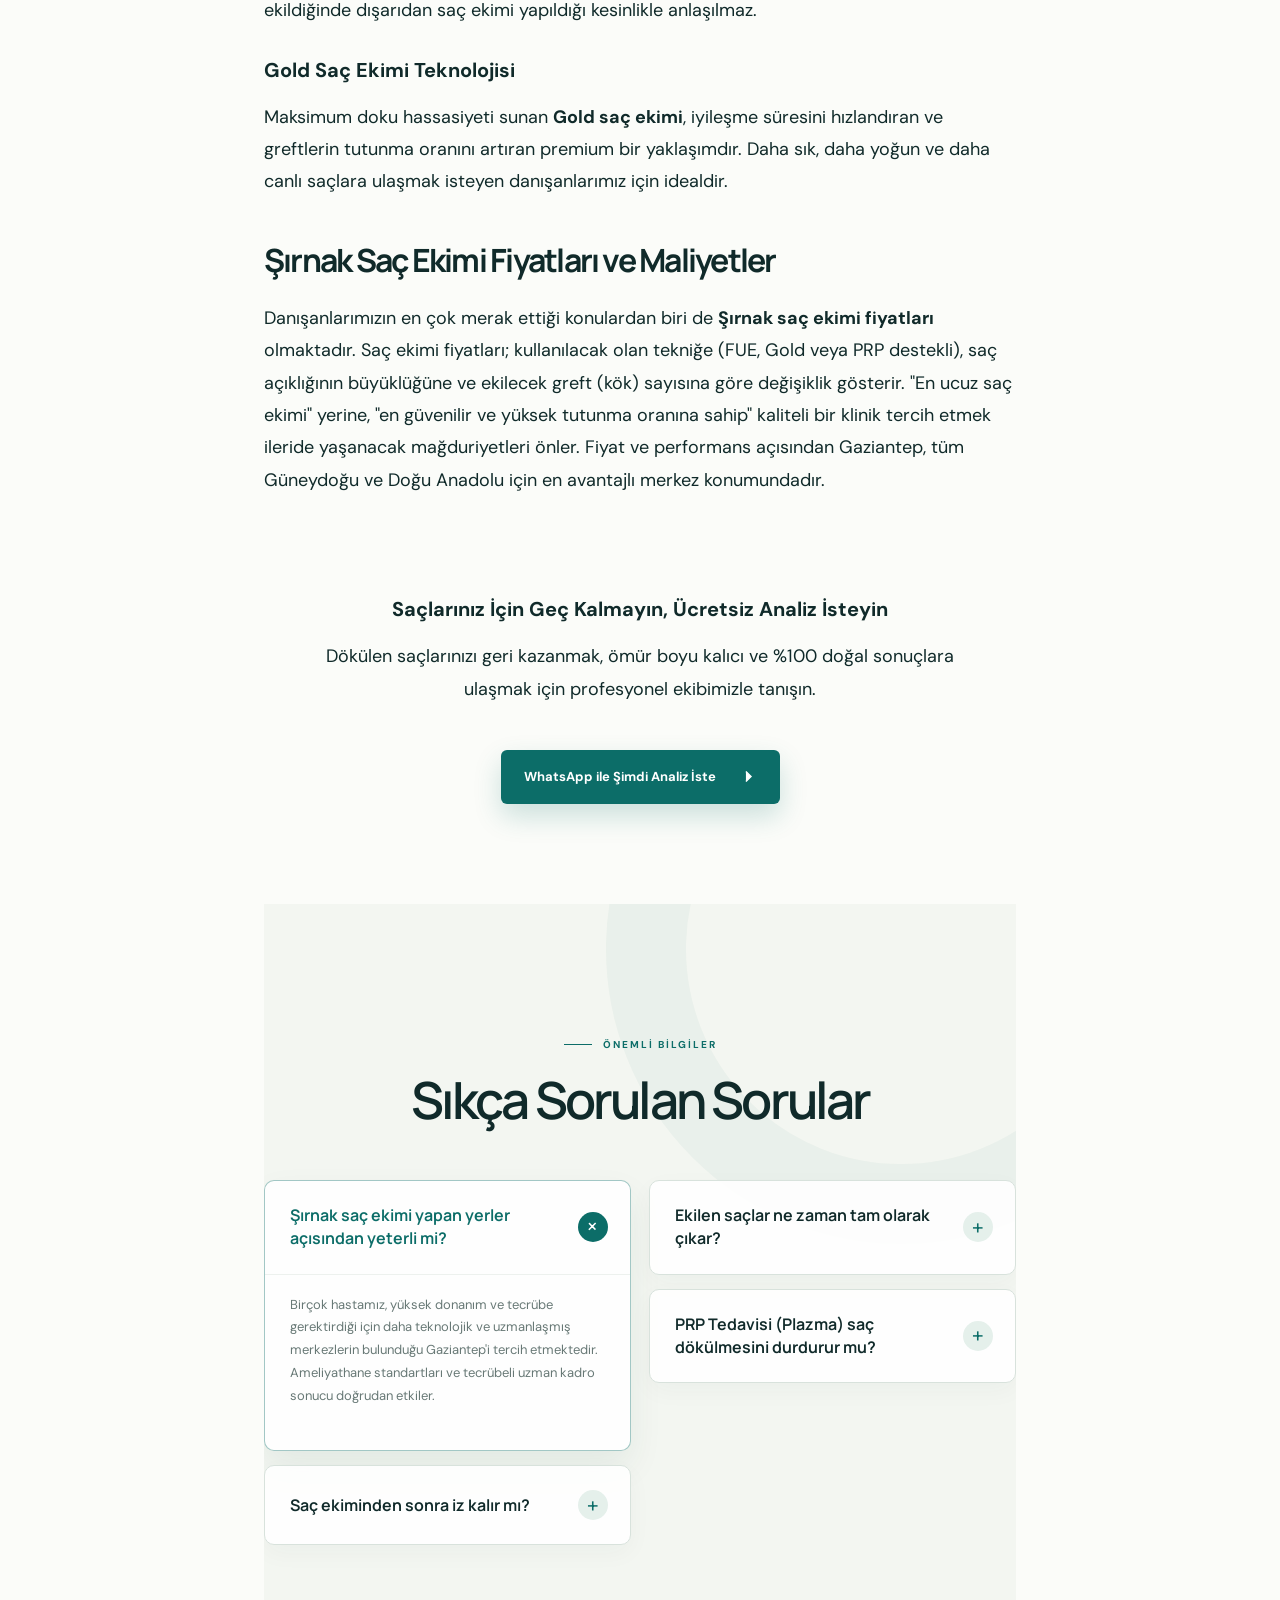
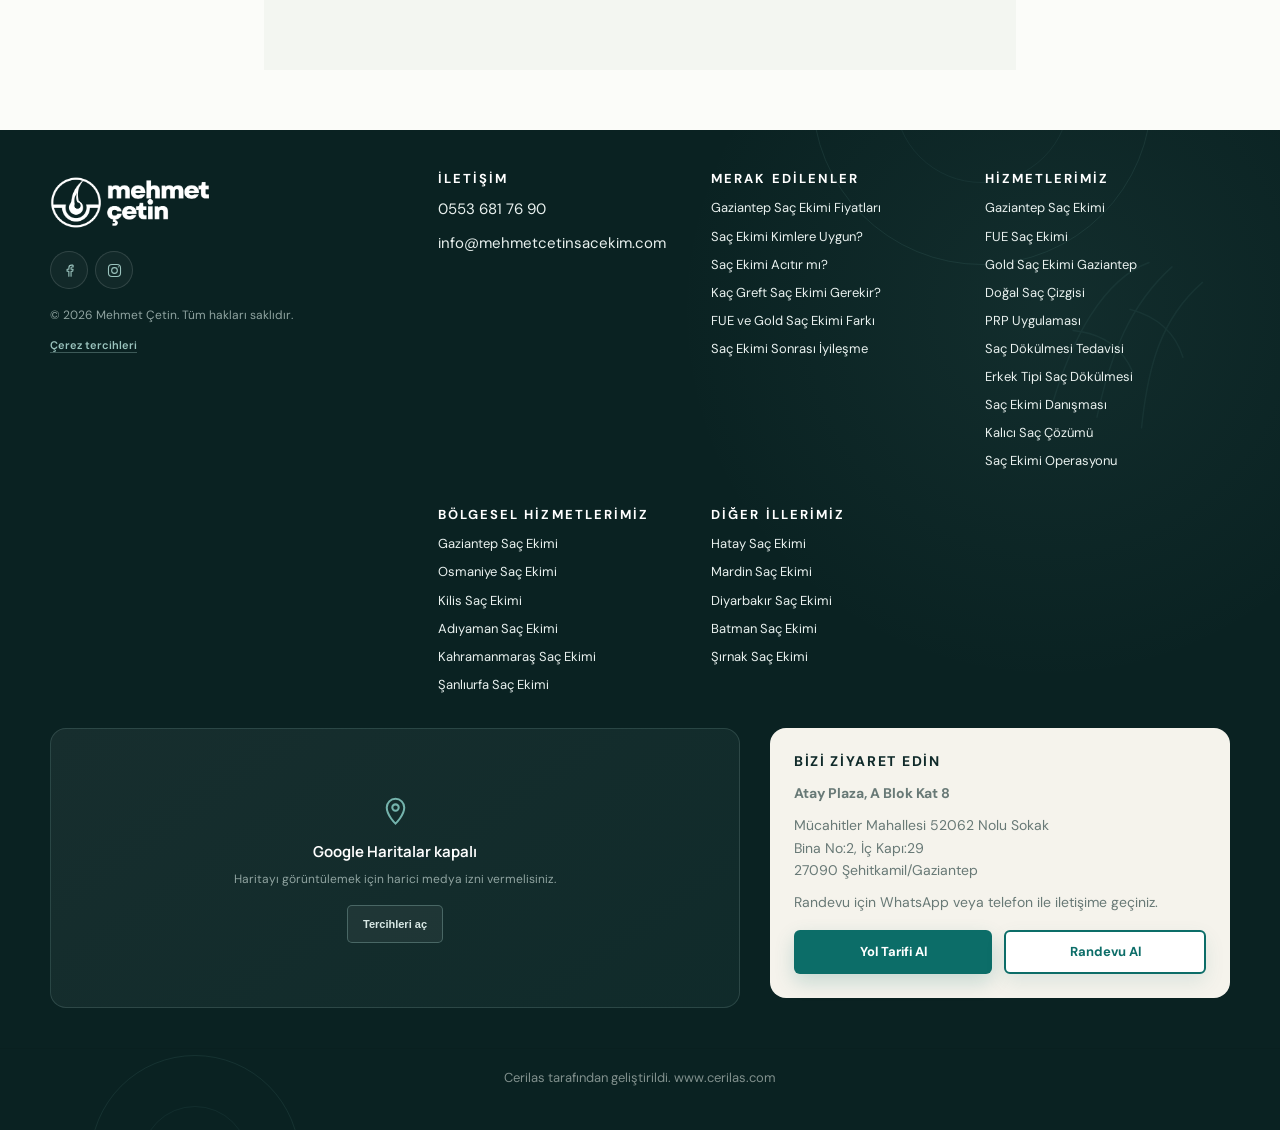
<file: sirnak-sac-ekimi.html>
<!DOCTYPE html>
<html lang="tr">

<head>
  <!-- Google Tag Manager -->
  <script>(function (w, d, s, l, i) {
      w[l] = w[l] || []; w[l].push({
        'gtm.start':
          new Date().getTime(), event: 'gtm.js'
      }); var f = d.getElementsByTagName(s)[0],
        j = d.createElement(s), dl = l != 'dataLayer' ? '&l=' + l : ''; j.async = true; j.src =
          'https://www.googletagmanager.com/gtm.js?id=' + i + dl; f.parentNode.insertBefore(j, f);
    })(window, document, 'script', 'dataLayer', 'GTM-W2ZSKTFK');</script>
  <!-- End Google Tag Manager -->
  <!-- Google tag (gtag.js) -->
  <script async src="https://www.googletagmanager.com/gtag/js?id=G-VPKPKY44ZM"></script>
  <script async src="https://www.googletagmanager.com/gtag/js?id=AW-18360103797"></script>
  <script>
    window.dataLayer = window.dataLayer || [];
    function gtag() { dataLayer.push(arguments); }
    gtag('js', new Date());

    gtag('config', 'G-VPKPKY44ZM');
    gtag('config', 'AW-18360103797');
  </script>
  <!-- Event snippet for Kişi conversion page -->
  <script>
    function gtag_report_conversion(url) {
      if (typeof gtag === "function") {
        gtag("event", "conversion", {
          "send_to": "AW-18360103797/h-xpCKiZg90cEPXm47JE"
        });
      }
      return true;
    }

    document.addEventListener("DOMContentLoaded", function () {
      document.querySelectorAll("a[href^=\"https://wa.me\"], a[href^=\"tel:\"]").forEach(function (link) {
        link.addEventListener("click", function () {
          gtag_report_conversion(link.href);
        });
      });
    });
  </script>
  <meta charset="UTF-8" />
  <meta name="viewport" content="width=device-width, initial-scale=1.0" />
  <meta name="description"
    content="Gaziantep'te saç ekimi alanında uzman Mehmet Çetin. FUE, Gold Saç Ekimi ve PRP uygulaması. 14+ yıl deneyim, 16.000+ başarılı operasyon. Doğal sonuç, birebir takip." />
  <meta name="keywords"
    content="Gaziantep saç ekimi, FUE, Gold saç ekimi, saç dökülmesi, doğal saç çizgisi, saç ekimi operasyonu" />
  <meta name="robots" content="index, follow, max-image-preview:large, max-snippet:-1, max-video-preview:-1" />
  <meta property="og:title" content="Şırnak Saç Ekimi Merkezi | Mehmet Çetin Uzmanlığı" />
  <meta property="og:description"
    content="Gaziantep'te en iyi saç ekimi hizmetleri. Doğal sonuç, kişiye özel planlanma, 14+ yıl tecrübe ile Mehmet Çetin." />
  <meta property="og:type" content="website" />
  <meta property="og:url" content="https://mehmetcetinsacekim.com/sirnak-sac-ekimi.html" />
  <meta property="og:locale" content="tr_TR" />
  <meta property="og:image" content="mehmet-cetin-hero-new.jpg" />
  <meta name="twitter:card" content="summary_large_image" />
  <meta name="author" content="Mehmet Çetin" />
  <meta name="copyright" content="© 2026 Mehmet Çetin" />
  <title>Şırnak Saç Ekimi Merkezi & Fiyatları | En İyi Sonuçlar</title>
  <link rel="preconnect" href="https://fonts.googleapis.com" />
  <link rel="preconnect" href="https://fonts.gstatic.com" crossorigin />
  <link
    href="https://fonts.googleapis.com/css2?family=DM+Sans:wght@400;500;600;700&amp;family=Manrope:wght@400;500;600;700;800&amp;family=Noto+Sans+Arabic:wght@400;500;600;700;800&amp;display=swap"
    rel="stylesheet" />
  <link rel="stylesheet" href="styles.css?v=20260915-1" />
  <link rel="icon" href="favicon.svg" type="image/svg+xml" />
  <link rel="canonical" href="https://mehmetcetinsacekim.com/sirnak-sac-ekimi.html" />
  <link rel="alternate" hreflang="tr" href="https://mehmetcetinsacekim.com/?lang=tr" />
  <link rel="alternate" hreflang="en" href="https://mehmetcetinsacekim.com/?lang=en" />
  <link rel="alternate" hreflang="ar" href="https://mehmetcetinsacekim.com/?lang=ar" />
  <link rel="alternate" hreflang="ru" href="https://mehmetcetinsacekim.com/?lang=ru" />
  <link rel="alternate" hreflang="x-default" href="https://mehmetcetinsacekim.com/" />

  <script src="cookie-consent.js?v=20260806-1" defer></script>
  <script type="application/ld+json">
    {
      "@context": "https://schema.org",
      "@type": "LocalBusiness",
      "name": "Mehmet Çetin Biyomedikal - Gaziantep Saç Ekimi",
      "description": "Gaziantep'te saç ekimi uzmanı. FUE, Gold Saç Ekimi ve PRP uygulaması.",
      "address": {
        "@type": "PostalAddress",
        "streetAddress": "Atay Plaza, A Blok Kat 8, Mücahitler Mahallesi 52062 Nolu Sokak Bina No:2, İç Kapı:29",
        "addressLocality": "Gaziantep",
        "addressRegion": "Gaziantep",
        "postalCode": "27090",
        "addressCountry": "TR"
      },
      "telephone": "+905536817690",
      "email": "info@mehmetcetinsacekim.com",
      "priceRange": "$$",
      "areaServed": "Gaziantep",
      "serviceType": ["Hair Transplant", "FUE Hair Transplant", "Gold Hair Transplant", "PRP Therapy"],
      "image": "mehmet-cetin-hero-new.jpg"
    }
    </script>
  <script type="application/ld+json">
    {
      "@context": "https://schema.org",
      "@type": "MedicalBusiness",
      "name": "Mehmet Çetin Biyomedikal",
      "medicalSpecialty": "Hair Restoration",
      "knowsAbout": ["FUE Hair Transplant", "Gold Hair Transplant", "PRP Therapy", "Hair Loss Treatment"]
    }
    </script>
  <script type="application/ld+json">
    {
      "@context": "https://schema.org",
      "@type": "FAQPage",
      "mainEntity": [
        {
          "@type": "Question",
          "name": "Gaziantep saç ekimi fiyatları ne kadar, kaç para?",
          "acceptedAnswer": {
            "@type": "Answer",
            "text": "Saç ekimi fiyatı; ihtiyaç duyulan greft sayısına, donör alanın durumuna, uygulanacak tekniğe ve seans planına göre değişir. Net fiyat için saç fotoğraflarıyla kişiye özel ön değerlendirme yapılır."
          }
        },
        {
          "@type": "Question",
          "name": "Saç ekimi kimlere uygundur?",
          "acceptedAnswer": {
            "@type": "Answer",
            "text": "Kalıcı veya genetik saç kaybı bulunan, donör alanı yeterli ve beklentileri gerçekçi kişiler saç ekimi için uygun olabilir. Saç kaybının nedeni ve donör kapasitesi kişiye özel değerlendirilmelidir."
          }
        },
        {
          "@type": "Question",
          "name": "Saç ekimi acıtır mı?",
          "acceptedAnswer": {
            "@type": "Answer",
            "text": "İşlem lokal anestezi altında planlanır. İlk uygulama sırasında kısa süreli batma, sonrasında ise geçici hassasiyet hissedilebilir; deneyim kişiden kişiye değişir."
          }
        },
        {
          "@type": "Question",
          "name": "Saç ekimi kaç saat sürer?",
          "acceptedAnswer": {
            "@type": "Answer",
            "text": "Süre; greft sayısına, ekim alanının büyüklüğüne ve kullanılan yönteme bağlıdır. Çoğu işlem aynı gün tamamlanır; geniş alanlarda birden fazla seans planlanabilir."
          }
        },
        {
          "@type": "Question",
          "name": "Kaç greft saç ekimine ihtiyacım var?",
          "acceptedAnswer": {
            "@type": "Answer",
            "text": "Greft ihtiyacı açıklığın genişliği, hedeflenen yoğunluk, saç teli yapısı ve donör kapasitesine göre belirlenir. Fotoğraflı analiz yaklaşık plan verir; kesin sayı yüz yüze değerlendirmede netleşir."
          }
        },
        {
          "@type": "Question",
          "name": "FUE saç ekimi ile Gold saç ekimi arasındaki fark nedir?",
          "acceptedAnswer": {
            "@type": "Answer",
            "text": "FUE, saç köklerinin tek tek alınmasına dayanan yöntemdir. Gold uygulamasında kanal ve greft planlamasında özel uçlar kullanılır. Uygun yöntem saç yapısı, donör alan ve hedefe göre seçilir."
          }
        },
        {
          "@type": "Question",
          "name": "Ekilen saçlar ne zaman çıkar?",
          "acceptedAnswer": {
            "@type": "Answer",
            "text": "İlk haftalardaki geçici dökülmenin ardından yeni saçlar çoğunlukla dördüncü ay civarında görünmeye başlar. Sonucun belirginleşmesi genellikle 10–18 ay sürebilir."
          }
        },
        {
          "@type": "Question",
          "name": "Saç ekimi kalıcı mı?",
          "acceptedAnswer": {
            "@type": "Answer",
            "text": "Donör bölgeden alınan kökler genellikle dökülmeye daha dirençlidir. Ancak çevredeki mevcut saçlar zamanla seyrelmeye devam edebilir; kalıcılık ve yoğunluk kişisel koşullara bağlıdır."
          }
        },
        {
          "@type": "Question",
          "name": "Saç ekimi sonrası iyileşme kaç gün sürer?",
          "acceptedAnswer": {
            "@type": "Answer",
            "text": "İlk günlerde kızarıklık, kabuklanma, şişlik veya hassasiyet görülebilir. Greftlerin özellikle ilk iki hafta korunması önemlidir; günlük yaşama dönüş yapılan işe ve iyileşme hızına göre değişir."
          }
        },
        {
          "@type": "Question",
          "name": "Saç ekimi sonrası ilk yıkama ve spor ne zaman yapılır?",
          "acceptedAnswer": {
            "@type": "Answer",
            "text": "İlk yıkama ve bakım, kişiye verilen plana göre nazikçe yapılır. Darbe, yoğun terleme ve ağır egzersizden önerilen süre boyunca kaçınmak gerekir; net zamanlama iyileşmeye göre belirlenir."
          }
        },
        {
          "@type": "Question",
          "name": "Kadınlara saç ekimi yapılır mı?",
          "acceptedAnswer": {
            "@type": "Answer",
            "text": "Evet, uygun saç kaybı tipi ve yeterli donör kapasitesi bulunan kadınlara da saç ekimi planlanabilir. Yaygın veya geçici dökülmelerde önce saç kaybının nedeni değerlendirilmelidir."
          }
        },
        {
          "@type": "Question",
          "name": "Saç ekimi için ideal yaş kaçtır?",
          "acceptedAnswer": {
            "@type": "Answer",
            "text": "Tek başına yaş belirleyici değildir. Saç dökülmesinin seyri, donör alan, aile öyküsü ve ileride oluşabilecek kayıp birlikte değerlendirilerek uzun vadeli plan yapılır."
          }
        },
        {
          "@type": "Question",
          "name": "Donör alanı zayıf olanlara saç ekimi yapılabilir mi?",
          "acceptedAnswer": {
            "@type": "Answer",
            "text": "Donör alanın yoğunluğu ve saç tellerinin niteliği alınabilecek greft sayısını sınırlar. Zayıf donör alanda daha kontrollü yoğunluk, farklı bölge önceliği veya seans planı gerekebilir."
          }
        },
        {
          "@type": "Question",
          "name": "Doğal saç çizgisi nasıl planlanır?",
          "acceptedAnswer": {
            "@type": "Answer",
            "text": "Doğal saç çizgisi; yüz oranı, yaş, mevcut saç yönü, açıklık ve donör kapasitesi birlikte değerlendirilerek tasarlanır. Tek tip veya gereğinden fazla düz bir çizgi yerine kişiye uyum hedeflenir."
          }
        }
      ]
    }
    </script>

  <script type="application/ld+json">
  {
    "@context": "https://schema.org",
    "@type": "Article",
    "headline": "Şırnak Saç Ekimi ve En İyi Saç Ekim Merkezi Arayışı",
    "description": "Şırnak bölgesinden kliniğimize ulaşan danışanlarımız için FUE ve Gold teknikleriyle kişiye özel saç ekimi planlaması. En iyi saç ekimi merkezine ulaşın.",
    "author": {
      "@type": "Person",
      "name": "Mehmet Çetin"
    },
    "publisher": {
      "@type": "Organization",
      "name": "Mehmet Çetin Saç Ekimi",
      "logo": {
        "@type": "ImageObject",
        "url": "https://mehmetcetinsacekim.com/mcetin-logo.png"
      }
    }
  }
  </script>
</head>

<body>
  <!-- Google Tag Manager (noscript) -->
  <noscript><iframe src="https://www.googletagmanager.com/ns.html?id=GTM-W2ZSKTFK" height="0" width="0"
      style="display:none;visibility:hidden"></iframe></noscript>
  <!-- End Google Tag Manager (noscript) -->
  <header class="site-header">
    <div class="container nav-wrap">
      <a class="brand" href="index.html" aria-label="Ana sayfa">
        <img src="mcetin-logo.png" alt="Mehmet Çetin" />
      </a>

      <nav aria-label="Ana menü">
        <a href="index.html#hizmetler">Uygulamalar</a>
        <a href="index.html#surec">Süreç</a>
        <a href="index.html#sonuclar">Sonuçlar</a>
        <a href="index.html#hakkimda">Hakkımda</a>
        <a href="#sss">SSS</a>
      </nav>

      <div class="social-links header-social" aria-label="Sosyal medya">
        <a href="https://www.facebook.com/mehmet.cetin.73550" target="_blank" rel="noopener noreferrer"
          aria-label="Facebook">
          <svg viewBox="0 0 24 24" aria-hidden="true">
            <path
              d="M14.2 20v-7h2.4l.4-2.8h-2.8V8.4c0-.8.2-1.4 1.4-1.4h1.5V4.5c-.3 0-1.2-.1-2.2-.1-2.2 0-3.8 1.4-3.8 3.9v1.9H8.6V13h2.5v7" />
          </svg>
        </a>
        <a href="https://www.instagram.com/mehmetcetin_sacekimi/" target="_blank" rel="noopener noreferrer"
          aria-label="Instagram">
          <svg viewBox="0 0 24 24" aria-hidden="true">
            <rect x="3.5" y="3.5" width="17" height="17" rx="5" />
            <circle cx="12" cy="12" r="4" />
            <circle cx="17.5" cy="6.8" r=".8" class="social-dot" />
          </svg>
        </a>
      </div>



      <div class="header-cta-group">
        <a class="header-cta header-cta-phone" href="tel:+905536817690" aria-label="Telefonla arayın">
          <svg viewBox="0 0 24 24" aria-hidden="true">
            <path
              d="M7.2 3.8 9.5 8 7.8 9.7a15.2 15.2 0 0 0 6.5 6.5l1.7-1.7 4.2 2.3-.7 3.1c-.2.8-.9 1.3-1.7 1.3C9.5 20.7 3.3 14.5 2.8 6.2c0-.8.5-1.5 1.3-1.7l3.1-.7Z" />
          </svg>
          <span>Hemen Ara</span>
        </a>
        <a class="header-cta header-cta-wa" href="https://wa.me/905536817690" target="_blank" rel="noopener" aria-label="WhatsApp'tan iletişime geçin">
          <img src="whatsapp-logo.png" alt="WhatsApp" class="wa-inline-icon">
          <span>WhatsApp</span>
        </a>
      </div>
    </div>
  </header>



  <main id="top" class="seo-blog-container">
    <div class="seo-breadcrumb">
      <a href="/">Ana Sayfa</a> &gt; <span>Şırnak Saç Ekimi Merkezi</span>
    </div>

    <article class="seo-blog-content">
      <h1>Şırnak Saç Ekimi ve En İyi Saç Ekim Merkezi Arayışı</h1>

      <p>Erkeklerde ve kadınlarda görülen saç dökülmesi, özgüven kaybına neden olan temel estetik sorunların başında
        gelir. <strong>Şırnak saç ekimi</strong> ve <strong>saç dökülmesi tedavisi</strong> konusunda araştırma yapan
        birçok danışanımız, kalıcı ve kesin çözüm için modern tekniklerin uygulandığı Gaziantep merkezli kliniğimizi
        tercih etmektedir. Amacımız yalnızca boşlukları doldurmak değil; <strong>en iyi saç ekim merkezi</strong>
        standartlarında, yüzünüze mükemmel uyum sağlayan %100 <strong>doğal saç ekimi</strong> sonuçları yaratmaktır.
      </p>

      <p>Saç ekimi, geri dönüşü zor olan ve uzmanlık gerektiren hassas bir cerrahi prosedürdür. Biyomedikal Uzmanı
        Mehmet Çetin liderliğindeki profesyonel ekibimiz, 14 yılı aşkın sürede edindiği 16.000'den fazla başarılı
        operasyon deneyimiyle <strong>Şırnak</strong> bölgesinden gelen misafirlerine güvenli, ağrısız ve ömür boyu
        kalıcı çözümler sunmaktadır.</p>

      <h2>Şırnak'den Gelen Misafirlerimiz İçin Süreç Nasıl İşliyor?</h2>
      <p>Saç ekimi işlemi için kliniğimize ulaşmak son derece kolaydır. Bulunduğunuz konuma sadece <strong>5
          Saat</strong> mesafede olan Gaziantep kliniğimiz, gelişmiş sağlık turizmi altyapısı sayesinde <strong>Şırnak
          saç ekim merkezleri</strong> arayışında olan hastalarımıza konforlu bir alternatif oluşturur. Sürecimiz 4
        temel adımdan oluşur:</p>
      <ul>
        <li><strong>Ücretsiz Online Saç Analizi:</strong> Kliniğimize gelmeden önce WhatsApp üzerinden fotoğraflarınızı
          ileterek donör alan durumunuzu ve ihtiyacınız olan greft sayısını net bir şekilde öğrenebilirsiniz.</li>
        <li><strong>Birebir Ön Görüşme ve Saç Çizgisi Tasarımı:</strong> Saç ekiminde en kritik aşama tasarımdır.
          Yaşınıza, yüz oranınıza ve mimiklerinize göre altın orana uygun bir doğal saç çizgisi planlaması yapılır.</li>
        <li><strong>Ağrısız ve Konforlu Operasyon:</strong> Lokal anestezi eşliğinde gerçekleştirilen işlemlerde,
          <strong>FUE saç ekimi</strong> ve <strong>Gold saç ekimi</strong> teknikleriyle greftleriniz özenle
          nakledilir.</li>
        <li><strong>VIP Transfer ve Ücretsiz Konaklama:</strong> Şehir dışından (Şırnak) gelen misafirlerimiz, yorgunluk
          yaşamaması adına talep doğrultusunda anlaşmalı 5 yıldızlı otellerde konaklatılır ve tüm transferleri sağlanır.
        </li>
      </ul>

      <h2>Modern Saç Ekimi Yöntemleri: FUE ve Gold Saç Ekimi</h2>
      <p>Kliniğimizde, dünyada kabul görmüş en geçerli ve başarılı yöntemleri kullanıyoruz. Saç ekiminde başarıyı
        belirleyen faktör doğru tekniktir:</p>

      <h3>FUE Saç Ekimi (Foliküler Ünite Ekstraksiyonu)</h3>
      <p><strong>FUE saç ekimi</strong>, saç köklerinin donör bölgeden tek tek mikro motorlar yardımıyla alındığı izsiz
        bir yöntemdir. Dikiş gerektirmez ve iyileşme süreci oldukça hızlıdır. Doğru açılarla ekildiğinde dışarıdan saç
        ekimi yapıldığı kesinlikle anlaşılmaz.</p>

      <h3>Gold Saç Ekimi Teknolojisi</h3>
      <p>Maksimum doku hassasiyeti sunan <strong>Gold saç ekimi</strong>, iyileşme süresini hızlandıran ve greftlerin
        tutunma oranını artıran premium bir yaklaşımdır. Daha sık, daha yoğun ve daha canlı saçlara ulaşmak isteyen
        danışanlarımız için idealdir.</p>

      <h2>Şırnak Saç Ekimi Fiyatları ve Maliyetler</h2>
      <p>Danışanlarımızın en çok merak ettiği konulardan biri de <strong>Şırnak saç ekimi fiyatları</strong> olmaktadır.
        Saç ekimi fiyatları; kullanılacak olan tekniğe (FUE, Gold veya PRP destekli), saç açıklığının büyüklüğüne ve
        ekilecek greft (kök) sayısına göre değişiklik gösterir. "En ucuz saç ekimi" yerine, "en güvenilir ve yüksek
        tutunma oranına sahip" kaliteli bir klinik tercih etmek ileride yaşanacak mağduriyetleri önler. Fiyat ve
        performans açısından Gaziantep, tüm Güneydoğu ve Doğu Anadolu için en avantajlı merkez konumundadır.</p>

      <div class="seo-blog-cta">
        <h3>Saçlarınız İçin Geç Kalmayın, Ücretsiz Analiz İsteyin</h3>
        <p>Dökülen saçlarınızı geri kazanmak, ömür boyu kalıcı ve %100 doğal sonuçlara ulaşmak için profesyonel
          ekibimizle tanışın.</p>
        <br>
        <a class="btn btn-primary" href="https://wa.me/905536817690" target="_blank" rel="noopener">
          WhatsApp ile Şimdi Analiz İste
          <svg viewBox="0 0 20 20" aria-hidden="true" width="20"
            style="vertical-align: middle; margin-left: 8px; fill: white;">
            <path d="m7 4 6 6-6 6" />
          </svg>
        </a>
      </div>
    </article>

    <section class="section faq" id="sss">
      <div class="faq-head">
        <span class="kicker">Önemli Bilgiler</span>
        <h2>Sıkça Sorulan Sorular</h2>
      </div>
      <div class="faq-grid" style="margin-top: 40px;">
        <div class="faq-column">
          <details open>
            <summary>Şırnak saç ekimi yapan yerler açısından yeterli mi?</summary>
            <div class="faq-answer">
              <p>Birçok hastamız, yüksek donanım ve tecrübe gerektirdiği için daha teknolojik ve uzmanlaşmış merkezlerin
                bulunduğu Gaziantep'i tercih etmektedir. Ameliyathane standartları ve tecrübeli uzman kadro sonucu
                doğrudan etkiler.</p>
            </div>
          </details>
          <details>
            <summary>Saç ekiminden sonra iz kalır mı?</summary>
            <div class="faq-answer">
              <p>Kliniğimizde uyguladığımız FUE ve Gold saç ekimi teknikleri tamamen izsiz (scarless) teknolojilerdir.
                Operasyondan kısa süre sonra hiçbir kesi veya dikiş izi kalmadan hayatınıza devam edebilirsiniz.</p>
            </div>
          </details>
        </div>
        <div class="faq-column">
          <details>
            <summary>Ekilen saçlar ne zaman tam olarak çıkar?</summary>
            <div class="faq-answer">
              <p>İlk haftalarda şok dökülme yaşanması normaldir. Ekilen saçlar genellikle 3. aydan itibaren çıkmaya
                başlar. 6. ayda sonuçlar gözle görülür hale gelir, 12 ila 15. aylar arasında ise tam, kalıcı formuna
                kavuşur.</p>
            </div>
          </details>
          <details>
            <summary>PRP Tedavisi (Plazma) saç dökülmesini durdurur mu?</summary>
            <div class="faq-answer">
              <p>Kendi kanınızdaki onarıcı hücrelerle yapılan PRP uygulaması, mevcut saç tellerini kalınlaştırır,
                canlandırır ve dökülmeyi büyük oranda yavaşlatır. Saç ekimi sonrası uygulanması ise yeni ekilen
                greftlerin beslenmesini destekler.</p>
            </div>
          </details>
        </div>
      </div>
    </section>
  </main>



  <footer>
    <span class="footer-decor-ring footer-decor-ring-one" aria-hidden="true"></span>
    <span class="footer-decor-ring footer-decor-ring-two" aria-hidden="true"></span>
    <svg class="footer-decor-icon" viewBox="0 0 220 220" aria-hidden="true">
      <path d="M42 178c9-58 29-115 68-136" />
      <path d="M83 186c4-56 15-104 48-143" />
      <path d="M124 190c-2-54 3-99 36-137" />
      <path d="M51 112c25-1 45 8 58 29" />
      <path d="M99 86c25 3 43 15 53 36" />
    </svg>
    <div class="container footer-content">
      <div class="footer-brand-block">
        <a class="brand footer-brand" href="#top">
          <img src="mcetyin-footerlogo.png" alt="Mehmet Çetin" />
        </a>
        <div class="social-links footer-social" aria-label="Sosyal medya">
          <a href="https://www.facebook.com/mehmet.cetin.73550" target="_blank" rel="noopener noreferrer"
            aria-label="Facebook">
            <svg viewBox="0 0 24 24" aria-hidden="true">
              <path
                d="M14.2 20v-7h2.4l.4-2.8h-2.8V8.4c0-.8.2-1.4 1.4-1.4h1.5V4.5c-.3 0-1.2-.1-2.2-.1-2.2 0-3.8 1.4-3.8 3.9v1.9H8.6V13h2.5v7" />
            </svg>
          </a>
          <a href="https://www.instagram.com/mehmetcetin_sacekimi/" target="_blank" rel="noopener noreferrer"
            aria-label="Instagram">
            <svg viewBox="0 0 24 24" aria-hidden="true">
              <rect x="3.5" y="3.5" width="17" height="17" rx="5" />
              <circle cx="12" cy="12" r="4" />
              <circle cx="17.5" cy="6.8" r=".8" class="social-dot" />
            </svg>
          </a>
        </div>
        <p class="footer-copy">© 2026 Mehmet Çetin. Tüm hakları saklıdır.</p>
        <button class="cookie-settings-link" type="button">Çerez tercihleri</button>
      </div>

      <div class="footer-details">
        <div class="footer-info">
          <h3>İletişim</h3>
          <a href="tel:+905536817690">0553 681 76 90</a>
          <a href="mailto:info@mehmetcetinsacekim.com">info@mehmetcetinsacekim.com</a>
        </div>

        <div class="footer-info footer-seo">
          <h3>Merak Edilenler</h3>
          <a href="#sac-ekimi-fiyatlari">Gaziantep Saç Ekimi Fiyatları</a>
          <a href="#sac-ekimi-kimlere-uygun">Saç Ekimi Kimlere Uygun?</a>
          <a href="#sac-ekimi-acitir-mi">Saç Ekimi Acıtır mı?</a>
          <a href="#kac-greft-gerekir">Kaç Greft Saç Ekimi Gerekir?</a>
          <a href="#fue-gold-farki">FUE ve Gold Saç Ekimi Farkı</a>
          <a href="#sac-ekimi-sonrasi">Saç Ekimi Sonrası İyileşme</a>
        </div>

        <div class="footer-info footer-seo">
          <h3>Hizmetlerimiz</h3>
          <a href="/gaziantep-sac-ekimi.html">Gaziantep Saç Ekimi</a>
          <a href="https://wa.me/905536817690">FUE Saç Ekimi</a>
          <a href="https://wa.me/905536817690">Gold Saç Ekimi Gaziantep</a>
          <a href="https://wa.me/905536817690">Doğal Saç Çizgisi</a>
          <a href="https://wa.me/905536817690">PRP Uygulaması</a>
          <a href="https://wa.me/905536817690">Saç Dökülmesi Tedavisi</a>
          <a href="https://wa.me/905536817690">Erkek Tipi Saç Dökülmesi</a>
          <a href="https://wa.me/905536817690">Saç Ekimi Danışması</a>
          <a href="https://wa.me/905536817690">Kalıcı Saç Çözümü</a>
          <a href="https://wa.me/905536817690">Saç Ekimi Operasyonu</a>
        </div>

        <div class="footer-info footer-seo">
          <h3>Bölgesel Hizmetlerimiz</h3>
          <a href="gaziantep-sac-ekimi.html">Gaziantep Saç Ekimi</a>
          <a href="osmaniye-sac-ekimi.html">Osmaniye Saç Ekimi</a>
          <a href="kilis-sac-ekimi.html">Kilis Saç Ekimi</a>
          <a href="adiyaman-sac-ekimi.html">Adıyaman Saç Ekimi</a>
          <a href="kahramanmaras-sac-ekimi.html">Kahramanmaraş Saç Ekimi</a>
          <a href="sanliurfa-sac-ekimi.html">Şanlıurfa Saç Ekimi</a>
        </div>

        <div class="footer-info footer-seo">
          <h3>Diğer İllerimiz</h3>
          <a href="hatay-sac-ekimi.html">Hatay Saç Ekimi</a>
          <a href="mardin-sac-ekimi.html">Mardin Saç Ekimi</a>
          <a href="diyarbakir-sac-ekimi.html">Diyarbakır Saç Ekimi</a>
          <a href="batman-sac-ekimi.html">Batman Saç Ekimi</a>
          <a href="sirnak-sac-ekimi.html">Şırnak Saç Ekimi</a>
        </div>
      </div>
    </div>

    <div class="container footer-map-wrap">
      <div class="footer-map-container">
        <div class="footer-map-content">
          <div class="map-consent-placeholder">
            <svg viewBox="0 0 24 24" aria-hidden="true">
              <path d="M12 21s6-5.7 6-11a6 6 0 1 0-12 0c0 5.3 6 11 6 11Z" />
              <circle cx="12" cy="10" r="2.2" />
            </svg>
            <strong>Google Haritalar kapalı</strong>
            <p>Haritayı görüntülemek için harici medya izni vermelisiniz.</p>
            <button class="map-consent-button" type="button">Tercihleri aç</button>
          </div>
          <iframe title="Gaziantep konum haritası"
            data-cookie-src="https://www.google.com/maps?q=37.0748307,37.3705138&amp;z=17&amp;output=embed"
            loading="lazy" referrerpolicy="no-referrer-when-downgrade" allowfullscreen></iframe>
        </div>
        <div class="footer-address-box">
          <h3>Bizi Ziyaret Edin</h3>
          <p><strong>Atay Plaza, A Blok Kat 8</strong></p>
          <p>Mücahitler Mahallesi 52062 Nolu Sokak<br />Bina No:2, İç Kapı:29<br />27090 Şehitkamil/Gaziantep</p>
          <p class="address-note">Randevu için WhatsApp veya telefon ile iletişime geçiniz.</p>
          <div class="footer-button-group">
            <a class="btn btn-directions"
              href="https://www.google.com/maps/dir/?api=1&amp;destination=37.0748307,37.3705138" target="_blank"
              rel="noopener">
              <span>Yol Tarifi Al</span>
            </a>
            <a class="btn btn-appointment" href="https://wa.me/905536817690" target="_blank" rel="noopener">
              <span>Randevu Al</span>
            </a>
          </div>
        </div>
      </div>
    </div>
    <div class="developer-credit"
      style="text-align: center; padding: 20px 0; font-size: 13px; color: #81908d; border-top: 1px solid rgba(0,0,0,0.05); margin-top: 40px; width: 100%; clear: both;">
      <a href="https://www.cerilas.com" target="_blank" rel="noopener"
        style="color: inherit; text-decoration: none;">Cerilas tarafından geliştirildi. www.cerilas.com</a>
    </div>
  </footer>

  <section class="cookie-banner" aria-label="Çerez tercihleri" aria-live="polite">
    <div class="cookie-banner-copy">
      <span class="cookie-kicker">Gizlilik tercihleriniz</span>
      <h2>Kontrol sizde.</h2>
      <p>Siteyi çalıştırmak ve dil tercihinizi hatırlamak için gerekli depolamayı kullanıyoruz. Google Haritalar
        yalnızca izin verirseniz yüklenir.</p>
    </div>
    <div class="cookie-banner-actions">
      <button class="cookie-action cookie-accept" type="button">Tümünü kabul et</button>
      <button class="cookie-action cookie-reject" type="button">İsteğe bağlıları reddet</button>
      <button class="cookie-preferences" type="button">Tercihler ve detaylar</button>
    </div>
  </section>

  <div class="cookie-modal" aria-hidden="true">
    <button class="cookie-modal-backdrop" type="button" aria-label="Kapat"></button>
    <section class="cookie-dialog" role="dialog" aria-modal="true" aria-labelledby="cookie-dialog-title">
      <button class="cookie-close" type="button" aria-label="Kapat"><span></span></button>
      <span class="cookie-kicker">Çerez ve depolama ayrıntıları</span>
      <h2 id="cookie-dialog-title">Gizlilik tercihlerinizi yönetin</h2>
      <p class="cookie-dialog-intro">Zorunlu depolama her zaman etkindir. Harici medya tercihinizi dilediğiniz zaman
        değiştirebilirsiniz.</p>

      <div class="cookie-notice">
        <h3>Aydınlatma bilgisi</h3>
        <p>Veri sorumlusu Mehmet Çetin’dir. Tercihler; siteyi seçtiğiniz dilde sunmak, rıza kaydınızı saklamak ve izin
          verdiğinizde Google Haritalar içeriğini göstermek amacıyla işlenir.</p>
      </div>

      <div class="cookie-category">
        <div>
          <span class="cookie-category-label">Her zaman etkin</span>
          <h3>Zorunlu depolama</h3>
          <p>site-cookie-consent: Seçiminizi 180 gün saklar. site-language: Seçtiğiniz dili cihazınızda saklar. Her
            ikisi de birinci taraf yerel depolamadır.</p>
        </div>
        <label class="cookie-toggle cookie-toggle-disabled">
          <input type="checkbox" checked disabled />
          <span aria-hidden="true"></span>
        </label>
      </div>

      <div class="cookie-category">
        <div>
          <span class="cookie-category-label">İsteğe bağlı</span>
          <h3>Harici medya</h3>
          <p>Google Haritalar etkinleştirildiğinde IP adresi ve teknik bilgiler Google’a aktarılabilir; Google üçüncü
            taraf çerezleri kullanabilir. Süreler Google’ın politikasına göre değişebilir.</p>
        </div>
        <label class="cookie-toggle">
          <input class="cookie-external-toggle" type="checkbox" />
          <span aria-hidden="true"></span>
        </label>
      </div>

      <p class="cookie-no-tracking">Bu sitede analiz, performans veya reklam çerezi kullanılmamaktadır.</p>

      <div class="cookie-dialog-actions">
        <button class="cookie-action cookie-save" type="button">Seçimlerimi kaydet</button>
        <button class="cookie-action cookie-dialog-reject" type="button">İsteğe bağlıları reddet</button>
      </div>
    </section>
  </div>

    <!-- Mobil Sabit Hızlı İletişim Barı -->
  <aside class="mobile-bottom-bar" aria-label="Hızlı İletişim">
    <a class="btn-mobile-call" href="tel:+905536817690" aria-label="Telefonla arayın">
      <svg viewBox="0 0 24 24" aria-hidden="true">
        <path
          d="M7.2 3.8 9.5 8 7.8 9.7a15.2 15.2 0 0 0 6.5 6.5l1.7-1.7 4.2 2.3-.7 3.1c-.2.8-.9 1.3-1.7 1.3C9.5 20.7 3.3 14.5 2.8 6.2c0-.8.5-1.5 1.3-1.7l3.1-.7Z" />
      </svg>
      <span>Hemen Ara</span>
    </a>
    <a class="btn-mobile-wa" href="https://wa.me/905536817690" target="_blank" rel="noopener" aria-label="WhatsApp'tan iletişime geçin">
      <img src="whatsapp-logo.png" alt="WhatsApp">
      <span>WhatsApp</span>
    </a>
  </aside>

  <a class="floating-wa" href="https://wa.me/905536817690" target="_blank" rel="noopener"
    aria-label="WhatsApp'tan iletişime geçin">
    <img src="whatsapp-logo.png" alt="WhatsApp">
  </a>

  <script>
    (() => {
      if ("scrollRestoration" in history) {
        history.scrollRestoration = "manual";
      }

      if (!window.location.hash) {
        window.addEventListener("pageshow", () => {
          requestAnimationFrame(() => window.scrollTo(0, 0));
        }, { once: true });
      }

      const items = [...document.querySelectorAll(".faq details")];
      const reduceMotion = window.matchMedia("(prefers-reduced-motion: reduce)");
      const animations = new WeakMap();

      const setItemState = (item, shouldOpen) => {
        const summary = item.querySelector("summary");
        const answer = item.querySelector(".faq-answer");
        const running = animations.get(item);

        if (running) {
          running.cancel();
          animations.delete(item);
        }

        if (reduceMotion.matches) {
          item.open = shouldOpen;
          return;
        }

        const startHeight = item.getBoundingClientRect().height;
        item.open = true;
        const summaryHeight = summary.getBoundingClientRect().height;
        const endHeight = shouldOpen ? summaryHeight + answer.scrollHeight : summaryHeight;

        item.style.height = `${startHeight}px`;
        item.style.overflow = "hidden";

        const animation = item.animate(
          { height: [`${startHeight}px`, `${endHeight}px`] },
          { duration: shouldOpen ? 380 : 300, easing: "cubic-bezier(.22, 1, .36, 1)" }
        );

        animations.set(item, animation);

        if (shouldOpen) {
          answer.animate(
            [
              { opacity: 0, transform: "translateY(-8px)" },
              { opacity: 1, transform: "translateY(0)" }
            ],
            { duration: 320, delay: 55, easing: "cubic-bezier(.22, 1, .36, 1)", fill: "both" }
          );
        } else {
          answer.animate(
            [
              { opacity: 1, transform: "translateY(0)" },
              { opacity: 0, transform: "translateY(-6px)" }
            ],
            { duration: 180, easing: "ease-out", fill: "both" }
          );
        }

        animation.onfinish = () => {
          item.open = shouldOpen;
          item.style.height = "";
          item.style.overflow = "";
          answer.getAnimations().forEach((current) => current.cancel());
          animations.delete(item);
        };
      };

      items.forEach((item) => {
        item.querySelector("summary").addEventListener("click", (event) => {
          event.preventDefault();
          const shouldOpen = !item.open;

          items.forEach((otherItem) => {
            if (otherItem !== item && otherItem.open) {
              setItemState(otherItem, false);
            }
          });

          setItemState(item, shouldOpen);
        });
      });
    })();
  </script>
</body>

</html>
</file>
<file: styles.css>
:root {
  --ink: #102a2a;
  --ink-soft: #516463;
  --teal: #0c6d68;
  --teal-dark: #074d4a;
  --mint: #dceae4;
  --cream: #f5f3ec;
  --white: #fff;
  --line: #d9e0db;
}

* { box-sizing: border-box; }
html { scroll-behavior: smooth; }
body {
  margin: 0;
  color: var(--ink);
  background: #fbfcf9;
  font-family: "DM Sans", sans-serif;
  -webkit-font-smoothing: antialiased;
}
img { display: block; max-width: 100%; }
a { color: inherit; text-decoration: none; }
svg { display: block; }
.container { width: min(1180px, calc(100% - 48px)); margin-inline: auto; }

.site-header {
  position: absolute;
  z-index: 20;
  top: 0;
  width: 100%;
  border-bottom: 1px solid rgba(16, 42, 42, .1);
}
.nav-wrap { height: 92px; display: flex; align-items: center; justify-content: space-between; }
.brand { display: flex; align-items: center; gap: 11px; }
.brand img { max-height: 63px; width: auto; display: block; }
.brand > span:last-child { display: grid; }
.brand strong { font: 700 17px/1.1 "Manrope", sans-serif; letter-spacing: -.02em; }
.brand small { margin-top: 4px; color: #758582; font-size: 8px; text-transform: uppercase; letter-spacing: .25em; }
nav { display: flex; gap: 36px; margin-left: auto; margin-right: 38px; }
nav a { position: relative; font-size: 13px; font-weight: 600; color: #3c5351; }
nav a::after { content: ""; position: absolute; left: 0; bottom: -9px; width: 0; height: 1px; background: var(--teal); transition: .25s; }
nav a:hover::after { width: 100%; }
.social-links { display: flex; align-items: center; gap: 7px; }
.social-links a {
  width: 34px; height: 34px; display: grid; place-items: center; border: 1px solid rgba(12, 109, 104, .18);
  border-radius: 50%; color: var(--teal); background: rgba(255,255,255,.4); transition: color .2s, background .2s, border-color .2s, transform .2s;
}
.social-links a:hover { color: white; background: var(--teal); border-color: var(--teal); transform: translateY(-2px); }
.social-links svg { width: 16px; height: 16px; fill: none; stroke: currentColor; stroke-width: 1.55; stroke-linecap: round; stroke-linejoin: round; }
.social-links .social-dot { fill: currentColor; stroke: none; }
.header-social { margin-right: 12px; }
.language-switcher { position: relative; margin-right: 12px; }
.language-trigger {
  min-width: 76px; height: 42px; padding: 0 11px; display: flex; align-items: center; justify-content: center; gap: 7px;
  border: 1px solid rgba(12, 109, 104, .2); border-radius: 6px; color: var(--ink); background: rgba(255,255,255,.52);
  font: 700 11px "Manrope", sans-serif; cursor: pointer; transition: border-color .2s, background .2s;
}
.language-trigger:hover, .language-switcher.is-open .language-trigger { border-color: var(--teal); background: rgba(255,255,255,.85); }
.language-trigger svg { width: 16px; fill: none; stroke: var(--teal); stroke-width: 1.5; }
.language-chevron {
  width: 7px; height: 7px; margin-top: -4px; border-right: 1.5px solid #81908d; border-bottom: 1.5px solid #81908d;
  transform: rotate(45deg); transition: transform .2s;
}
.language-switcher.is-open .language-chevron { margin-top: 4px; transform: rotate(225deg); }
.language-menu {
  position: absolute; z-index: 50; top: calc(100% + 9px); right: 0; width: 158px; padding: 7px;
  visibility: hidden; opacity: 0; transform: translateY(-7px); border: 1px solid rgba(12, 109, 104, .12);
  border-radius: 9px; background: rgba(255,255,255,.97); box-shadow: 0 18px 45px rgba(20, 68, 63, .15);
  backdrop-filter: blur(14px); transition: opacity .2s, transform .2s, visibility .2s;
}
.language-switcher.is-open .language-menu { visibility: visible; opacity: 1; transform: translateY(0); }
.language-menu button {
  width: 100%; padding: 10px 9px; display: flex; align-items: center; gap: 10px; border: 0; border-radius: 6px;
  color: #3c5351; background: transparent; font: 600 12px "DM Sans", sans-serif; text-align: left; cursor: pointer;
}
.language-menu button:hover, .language-menu button.is-active { color: var(--teal); background: #edf5f1; }
.language-menu button span { min-width: 25px; color: #8a9996; font: 700 9px "Manrope", sans-serif; letter-spacing: .08em; }
.header-cta-group {
  display: inline-flex !important;
  flex-direction: row !important;
  align-items: center !important;
  flex-wrap: nowrap !important;
  flex-shrink: 0 !important;
  gap: 8px;
}
.header-cta {
  display: inline-flex;
  align-items: center;
  justify-content: center;
  flex-shrink: 0 !important;
  gap: 8px;
  padding: 11px 16px;
  border-radius: 6px;
  font-size: 13px;
  font-weight: 700;
  line-height: 1;
  text-decoration: none;
  transition: all .2s ease;
  white-space: nowrap !important;
}
.header-cta-phone {
  color: var(--teal);
  background: rgba(255, 255, 255, .72);
  border: 1px solid rgba(12, 109, 104, .25);
  box-shadow: 0 4px 14px rgba(12, 109, 104, .06);
}
.header-cta-phone:hover {
  background: var(--teal);
  color: #fff;
  border-color: var(--teal);
  box-shadow: 0 8px 20px rgba(12, 109, 104, .2);
  transform: translateY(-1px);
}
.header-cta-phone svg {
  width: 15px;
  height: 15px;
  fill: currentColor;
  transition: transform .2s ease;
}
.header-cta-phone:hover svg {
  transform: scale(1.08);
}
.header-cta-wa {
  color: #fff;
  background: var(--teal);
  border: 1px solid transparent;
  box-shadow: 0 8px 24px rgba(12, 109, 104, .16);
}
.header-cta-wa:hover {
  background: var(--teal-dark);
  box-shadow: 0 10px 28px rgba(7, 77, 74, .25);
  transform: translateY(-1px);
}
.header-cta-wa .wa-inline-icon {
  width: 17px;
  height: 17px;
}

.hero {
  position: relative; min-height: 760px; overflow: hidden;
  background: linear-gradient(108deg, #f7f6f0 0%, #edf2ed 58%, #e0ebe5 100%);
}
.hero::before {
  content: ""; position: absolute; inset: 0;
  background-image: linear-gradient(rgba(12, 109, 104, .035) 1px, transparent 1px), linear-gradient(90deg, rgba(12, 109, 104, .035) 1px, transparent 1px);
  background-size: 52px 52px; mask-image: linear-gradient(90deg, #000, transparent 75%);
}
.hero-glow { position: absolute; width: 500px; height: 500px; right: 6%; top: 120px; border-radius: 50%; background: rgba(104, 164, 142, .18); filter: blur(60px); }
.hero-grid { position: relative; z-index: 2; min-height: 760px; display: grid; grid-template-columns: 1.02fr .98fr; align-items: end; gap: 72px; padding-top: 138px; }
.hero-copy { align-self: center; padding-bottom: 34px; }
.availability { display: flex; align-items: center; gap: 9px; margin-bottom: 25px; color: var(--teal); font-size: 11px; font-weight: 700; letter-spacing: .16em; text-transform: uppercase; }
.availability span { width: 7px; height: 7px; border-radius: 50%; background: #36a46f; box-shadow: 0 0 0 5px rgba(54, 164, 111, .12); }
h1, h2 { margin: 0; font-family: "Manrope", sans-serif; letter-spacing: -.055em; }
h1 { max-width: 670px; font-size: clamp(52px, 5.4vw, 78px); line-height: 1.01; font-weight: 600; }
h1 em, h2 em { color: var(--teal); font-style: normal; }
.hero-title-gradient {
  padding-bottom: .09em;
  color: var(--ink);
  line-height: 1.08;
  overflow: visible;
}
@supports ((background-clip: text) or (-webkit-background-clip: text)) {
  .hero-title-gradient {
    background-image: linear-gradient(
      90deg,
      #102a2a 0%,
      #0c6d68 28%,
      #75b4ad 50%,
      #0c6d68 72%,
      #102a2a 100%
    );
    background-size: 300% 100%;
    background-position: 0% 50%;
    background-clip: text;
    -webkit-background-clip: text;
    color: transparent;
    -webkit-text-fill-color: transparent;
    animation: hero-gradient-shift 8s cubic-bezier(.45, 0, .55, 1) infinite alternate;
  }
}
@keyframes hero-gradient-shift {
  from { background-position: 0% 50%; }
  to { background-position: 100% 50%; }
}
.hero-copy > p { max-width: 590px; margin: 26px 0 30px; color: var(--ink-soft); font-size: 17px; line-height: 1.8; }
.hero-intro { margin: 16px 0 6px !important; }
.hero-copy > .hero-intro + p { margin-top: 0; }
.hero-actions { display: flex; align-items: center; gap: 30px; }
.btn { min-height: 54px; padding: 0 23px; display: inline-flex; align-items: center; justify-content: center; gap: 16px; border-radius: 6px; font-size: 13px; font-weight: 700; transition: transform .2s, box-shadow .2s; }
.btn:hover { transform: translateY(-2px); }
.btn-primary { color: #fff; background: var(--teal); box-shadow: 0 12px 28px rgba(12, 109, 104, .2); }
.btn-primary svg { width: 17px; fill: none; stroke: currentColor; stroke-width: 1.6; }
.text-link { display: flex; align-items: center; gap: 11px; font-size: 14px; font-weight: 700; }
.text-link small { display: block; margin-bottom: 3px; color: #81908d; font-size: 10px; font-weight: 500; text-transform: uppercase; letter-spacing: .08em; }
.phone-icon { width: 40px; height: 40px; display: grid; place-items: center; border: 1px solid #cbd7d1; border-radius: 50%; color: var(--teal); }
.phone-icon svg { width: 17px; height: 17px; fill: none; stroke: currentColor; stroke-width: 1.6; stroke-linecap: round; stroke-linejoin: round; }
.hero-proof { display: flex; align-items: center; margin-top: 38px; color: var(--ink); }
.hero-proof > div:not(.avatars):not(.proof-line) { display: grid; }
.hero-proof strong { font: 700 18px "Manrope", sans-serif; }
.hero-proof small { margin-top: 3px; color: #81908d; font-size: 12px; }
.avatars { display: flex; margin-right: 12px; }
.avatars span { width: 31px; height: 31px; margin-left: -7px; border: 2px solid #f3f4ef; border-radius: 50%; background: center/cover no-repeat; }
.avatars span:first-child { margin: 0; background-image: url("/uploads/5.jpg"); }
.avatars span:nth-child(2) { background-image: url("/uploads/6.jpg"); }
.avatars span:nth-child(3) { background-image: url("/uploads/7.jpg"); }
.proof-line { width: 1px; height: 33px; margin: 0 18px; background: #ccd6d1; }
.hero-visual { position: relative; align-self: end; height: 620px; }
.image-frame {
  position: absolute; inset: 0 14px 0 35px; overflow: hidden; border-radius: 230px 230px 0 0;
  background: #d5e2db; box-shadow: 0 35px 80px rgba(20, 68, 63, .14);
}
.image-frame::after { content: ""; position: absolute; inset: 0; box-shadow: inset 0 0 0 1px rgba(255,255,255,.45); border-radius: inherit; }
.image-frame img { width: 100%; height: 100%; object-fit: cover; object-position: 48% 22%; }
.profile-card, .result-card {
  position: absolute; z-index: 3; display: flex; align-items: center; gap: 11px;
  border: 1px solid rgba(255,255,255,.7); background: rgba(255,255,255,.88); backdrop-filter: blur(14px);
  border-radius: 10px; box-shadow: 0 16px 35px rgba(20, 68, 63, .12);
}
.profile-card { left: 0; bottom: 30px; padding: 15px 19px; }
.profile-card span:last-child, .result-card span:last-child { display: grid; }
.profile-card strong, .result-card strong { font: 700 12px "Manrope", sans-serif; }
.profile-card small, .result-card small { margin-top: 3px; color: #758582; font-size: 9px; }
.check { width: 30px; height: 30px; display: grid; place-items: center; color: white; background: var(--teal); border-radius: 50%; }
.check svg { width: 17px; height: 17px; fill: none; stroke: currentColor; stroke-width: 2; stroke-linecap: round; stroke-linejoin: round; }
.result-card { right: -10px; top: 180px; padding: 12px 16px; }
.result-icon { width: 34px; height: 34px; display: grid; place-items: center; color: var(--teal); background: #e3efea; border-radius: 7px; }
.result-icon svg { width: 20px; fill: none; stroke: currentColor; stroke-width: 1.5; }

.trust-strip { background: var(--ink); color: #fff; }
.trust-grid { min-height: 112px; display: grid; grid-template-columns: repeat(4, 1fr); }
.trust-grid > div { display: flex; align-items: center; gap: 16px; border-right: 1px solid rgba(255,255,255,.1); }
.trust-grid > div:not(:first-child) { padding-left: 30px; }
.trust-grid > div:last-child { border: 0; }
.trust-icon { font: 500 11px "Manrope"; color: #69aaa4; letter-spacing: .1em; }
.trust-grid p { display: grid; margin: 0; }
.trust-grid strong { font: 600 13px "Manrope"; }
.trust-grid small { margin-top: 5px; color: #8fa3a0; font-size: 10px; }

.section { padding: 125px 0; }
.kicker { display: inline-flex; align-items: center; gap: 11px; margin-bottom: 20px; color: var(--teal); font-size: 10px; font-weight: 700; text-transform: uppercase; letter-spacing: .2em; }
.kicker::before { content: ""; width: 28px; height: 1px; background: currentColor; }
.section-head { display: grid; grid-template-columns: 1.45fr .55fr; align-items: end; gap: 80px; margin-bottom: 55px; }
.section-head h2, .process h2, .about h2 { font-size: clamp(38px, 4vw, 54px); line-height: 1.12; font-weight: 600; }
.section-head > p, .results-head > p { margin: 0 0 5px; color: #687976; font-size: 14px; line-height: 1.8; }
.service-grid { display: grid; grid-template-columns: repeat(3, 1fr); border: 1px solid var(--line); }
.service-card { position: relative; min-height: 380px; padding: 30px 30px 26px; display: flex; flex-direction: column; background: #fff; border-right: 1px solid var(--line); transition: transform .25s, box-shadow .25s; }
.service-card:last-child { border: 0; }
.service-card:hover { z-index: 2; transform: translateY(-7px); box-shadow: 0 24px 60px rgba(20, 68, 63, .1); }
.service-no { align-self: flex-end; color: #9aa8a4; font: 500 10px "Manrope"; letter-spacing: .1em; }
.service-symbol { width: 68px; height: 68px; margin: 26px 0 34px; display: grid; place-items: center; color: var(--teal); border-radius: 50%; background: #eef4f0; }
.service-symbol svg { width: 34px; fill: none; stroke: currentColor; stroke-width: 1.3; }
.service-card .tag { color: var(--teal); font-size: 9px; font-weight: 700; text-transform: uppercase; letter-spacing: .14em; }
.service-card h3 { margin: 10px 0 12px; font: 650 22px "Manrope"; letter-spacing: -.03em; }
.service-card p { margin: 0; color: #70807d; font-size: 13px; line-height: 1.7; }
.service-card > a { position: absolute; right: 25px; bottom: 25px; width: 36px; height: 36px; display: grid; place-items: center; color: var(--teal); border: 1px solid var(--line); border-radius: 50%; }
.service-card > a::before { content: ""; width: 9px; height: 9px; border-top: 1.5px solid currentColor; border-right: 1.5px solid currentColor; }
.service-card.featured { background: var(--teal); color: white; }
.service-card.featured .service-no, .service-card.featured .tag { color: #a8d4ce; }
.service-card.featured .service-symbol { color: white; background: rgba(255,255,255,.12); }
.service-card.featured p { color: #c0dbd6; }
.service-card.featured > a { color: white; border-color: rgba(255,255,255,.25); }

.process { overflow: hidden; color: white; background: var(--ink); }
.process-grid { display: grid; grid-template-columns: .85fr 1.15fr; gap: 120px; align-items: center; }
.kicker.light { color: #83b9b2; }
.process-copy > p { max-width: 440px; margin: 25px 0 30px; color: #a8b8b5; font-size: 14px; line-height: 1.8; }
.btn-light { color: var(--ink); background: white; }
.steps { position: relative; margin: 0; padding: 0; list-style: none; }
.steps::before { content: ""; position: absolute; left: 20px; top: 20px; bottom: 20px; width: 1px; background: rgba(255,255,255,.14); }
.steps li { position: relative; display: grid; grid-template-columns: 42px 1fr; gap: 25px; padding: 25px 0; border-bottom: 1px solid rgba(255,255,255,.1); }
.steps li:last-child { border: 0; }
.steps li > span { z-index: 1; width: 42px; height: 42px; display: grid; place-items: center; color: #9bc4be; background: var(--ink); border: 1px solid rgba(255,255,255,.2); border-radius: 50%; font: 500 10px "Manrope"; }
.steps strong { font: 600 17px "Manrope"; }
.steps p { margin: 7px 0 0; color: #91a5a1; font-size: 13px; line-height: 1.6; }

.results { background: var(--cream); }
.results-grid { display: grid; grid-template-columns: repeat(3, 1fr); gap: 18px; }
.results-grid figure { position: relative; height: 350px; margin: 0; overflow: hidden; background: transparent; }
.results-grid img { width: 100%; height: 100%; object-fit: contain; object-position: center; }
.results-grid figcaption { position: absolute; left: 14px; right: 14px; bottom: 14px; display: flex; justify-content: space-between; padding: 10px 14px; color: white; background: rgba(7, 46, 44, .7); backdrop-filter: blur(8px); font-size: 9px; font-weight: 700; text-transform: uppercase; letter-spacing: .15em; }
.disclaimer { margin: 17px 0 0; color: #87928f; font-size: 10px; text-align: right; }

.about { background: #fff; }
.about-grid { display: grid; grid-template-columns: .88fr 1.12fr; gap: 100px; align-items: center; }
.about-photo { position: relative; height: 610px; overflow: hidden; background: #e5e5e5; }
.about-photo img { width: 100%; height: 100%; object-fit: cover; object-position: center 32%; }
.photo-label { position: absolute; left: 0; bottom: 0; padding: 15px 23px; color: #fff; background: var(--teal); font-size: 10px; font-weight: 700; letter-spacing: .18em; text-transform: uppercase; }
.about-copy .large { margin: 30px 0 18px; padding-left: 22px; border-left: 2px solid var(--teal); color: var(--ink); font: 500 18px/1.65 "Manrope"; }
.about-copy > p:not(.large) { color: #687976; font-size: 14px; line-height: 1.85; }
.signature { display: grid; margin-top: 30px; }
.signature strong { font: 700 18px "Manrope"; }
.signature span { margin-top: 5px; color: var(--teal); font-size: 10px; text-transform: uppercase; letter-spacing: .12em; }

.faq { position: relative; overflow: hidden; background: #f3f6f1; }
.faq::before {
  content: ""; position: absolute; width: 430px; height: 430px; top: -250px; right: -180px;
  border: 80px solid rgba(12, 109, 104, .045); border-radius: 50%;
}
.faq-head { position: relative; max-width: 720px; margin: 0 auto 52px; text-align: center; }
.faq-head .kicker { justify-content: center; }
.faq-head h2 { font-size: clamp(38px, 4vw, 54px); line-height: 1.12; font-weight: 600; }
.faq-head h2 em { color: var(--teal); font-style: normal; }
.faq-head p { max-width: 610px; margin: 20px auto 0; color: #687976; font-size: 14px; line-height: 1.8; }
.faq-grid { position: relative; display: grid; grid-template-columns: repeat(2, minmax(0, 1fr)); gap: 18px; align-items: start; }
.faq-column { display: grid; gap: 14px; }
.faq details {
  overflow: hidden; border: 1px solid #d8e2dc; border-radius: 10px; background: rgba(255,255,255,.9);
  box-shadow: 0 8px 24px rgba(20, 68, 63, .035); transition: border-color .2s, box-shadow .2s;
}
.faq details[open] { border-color: rgba(12, 109, 104, .38); box-shadow: 0 16px 35px rgba(20, 68, 63, .07); }
.faq summary {
  position: relative; min-height: 78px; padding: 23px 64px 23px 25px; display: flex; align-items: center;
  cursor: pointer; list-style: none; color: var(--ink); font: 650 16px/1.45 "Manrope", sans-serif;
  transition: color .25s, background-color .25s;
}
.faq summary:hover { color: var(--teal); background: rgba(229, 240, 235, .38); }
.faq details[open] summary { color: var(--teal); }
.faq summary::-webkit-details-marker { display: none; }
.faq summary::after {
  content: "+"; position: absolute; right: 22px; top: 50%; width: 30px; height: 30px;
  display: grid; place-items: center; transform: translateY(-50%); border-radius: 50%;
  color: var(--teal); background: #e5f0eb; font: 400 21px/1 "DM Sans", sans-serif; transition: transform .2s, color .2s, background .2s;
}
.faq details[open] summary::after { transform: translateY(-50%) rotate(135deg); color: white; background: var(--teal); }
.faq-answer { padding: 0 25px 25px; border-top: 1px solid #edf1ee; }
.faq-answer p { margin: 19px 0 18px; color: #687976; font-size: 13px; line-height: 1.75; }
.faq-wa {
  display: inline-flex; align-items: center; gap: 12px; padding: 10px 15px; border-radius: 5px;
  color: white; background: var(--teal); font-size: 11px; font-weight: 700; transition: transform .2s, box-shadow .2s;
}
.faq-wa:hover { transform: translateY(-2px); box-shadow: 0 9px 20px rgba(12, 109, 104, .18); }
.arrow-icon { position: relative; width: 15px; height: 10px; display: inline-block; flex: 0 0 15px; }
.arrow-icon::before { content: ""; position: absolute; top: 4px; left: 0; width: 13px; border-top: 1.5px solid currentColor; }
.arrow-icon::after { content: ""; position: absolute; top: 1px; right: 0; width: 6px; height: 6px; border-top: 1.5px solid currentColor; border-right: 1.5px solid currentColor; transform: rotate(45deg); }

.cta-section { padding: 0 0 100px; background: white; }
.cta-panel { position: relative; min-height: 330px; padding: 70px; display: grid; grid-template-columns: 1.25fr .75fr; align-items: center; gap: 60px; overflow: hidden; color: white; background: var(--teal); }
.cta-panel h2 { font-size: clamp(36px, 4vw, 53px); line-height: 1.12; font-weight: 600; }
.cta-side { position: relative; z-index: 2; }
.cta-side p { margin: 0 0 22px; color: #c1ded9; font-size: 14px; line-height: 1.75; }
.cta-shape { position: absolute; width: 340px; height: 340px; right: -130px; top: -130px; border: 70px solid rgba(255,255,255,.05); border-radius: 50%; }

footer { position: relative; padding: 40px 0 24px; overflow: hidden; color: #a3b3b0; background: #0a2222; }
footer::before {
  content: ""; position: absolute; inset: 0; pointer-events: none;
  background: radial-gradient(circle at 82% 18%, rgba(117, 180, 173, .08), transparent 28%);
}
.footer-decor-ring {
  position: absolute; pointer-events: none; border: 1px solid rgba(117, 180, 173, .11); border-radius: 50%;
}
.footer-decor-ring::after {
  content: ""; position: absolute; inset: 24%; border: 1px solid rgba(117, 180, 173, .08); border-radius: inherit;
}
.footer-decor-ring-one { width: 340px; height: 340px; top: -205px; right: 10%; }
.footer-decor-ring-two { width: 210px; height: 210px; bottom: -135px; left: 7%; }
.footer-decor-icon {
  position: absolute; width: 245px; right: 1.5%; top: 85px; pointer-events: none;
  fill: none; stroke: #75b4ad; stroke-width: 1.25; stroke-linecap: round; opacity: .075;
  transform: rotate(8deg);
}
.footer-content, .footer-map-wrap { position: relative; z-index: 1; }
.footer-content { display: grid; grid-template-columns: 0.6fr 1.4fr; gap: 48px; margin-bottom: 26px; align-items: start; }
.footer-brand-block { }
.footer-brand .brand-mark { color: #75b4ad; border-color: rgba(255,255,255,.15); }
.footer-brand strong { color: white; }
.footer-social { margin-top: 18px; }
.footer-social a { width: 38px; height: 38px; color: #9bc4be; border-color: rgba(255,255,255,.13); background: rgba(255,255,255,.035); }
.footer-social a:hover { color: white; background: var(--teal); border-color: var(--teal); }
.footer-social svg { width: 17px; height: 17px; }
.footer-copy { margin: 16px 0 0; font-size: 12px; line-height: 1.7; color: #8fa3a0; }
.cookie-settings-link {
  margin-top: 12px; padding: 0; border: 0; border-bottom: 1px solid rgba(155,196,190,.35);
  color: #9bc4be; background: transparent; font: 600 11px "DM Sans", sans-serif; cursor: pointer;
}
.cookie-settings-link:hover { color: white; border-color: white; }
.footer-details { display: grid; grid-template-columns: repeat(3, minmax(0, 1fr)); gap: 28px; }
.footer-info h3 { margin: 0 0 10px; color: white; font-size: 13px; font-weight: 700; text-transform: uppercase; letter-spacing: .16em; }
.footer-info a, .footer-info p { display: block; margin: 0 0 8px; color: #e9f1ef; font-size: 15px; line-height: 1.7; }
.footer-seo a { font-size: 13px; margin: 0 0 6px; }
.footer-map-wrap { margin-top: 8px; }
.footer-map-container { display: grid; grid-template-columns: 1.2fr 0.8fr; gap: 30px; align-items: start; }
.footer-map-content { position: relative; grid-column: 1; min-height: 280px; }
.footer-map-content iframe { display: none; width: 100%; min-height: 280px; border: 0; border-radius: 16px; box-shadow: 0 12px 35px rgba(0,0,0,.2); }
.footer-map-content iframe.is-loaded { display: block; }
.map-consent-placeholder {
  min-height: 280px; padding: 32px; display: flex; flex-direction: column; align-items: center; justify-content: center;
  border: 1px solid rgba(155,196,190,.18); border-radius: 16px; text-align: center;
  background: linear-gradient(145deg, rgba(255,255,255,.055), rgba(117,180,173,.06));
}
.map-consent-placeholder[hidden] { display: none; }
.map-consent-placeholder svg { width: 35px; margin-bottom: 13px; fill: none; stroke: #75b4ad; stroke-width: 1.4; }
.map-consent-placeholder strong { color: white; font: 650 15px "Manrope", sans-serif; }
.map-consent-placeholder p { max-width: 330px; margin: 8px 0 16px; color: #8fa3a0; font-size: 12px; line-height: 1.6; }
.map-consent-button {
  min-height: 38px; padding: 0 15px; border: 1px solid rgba(155,196,190,.35); border-radius: 5px;
  color: #d8e8e5; background: rgba(255,255,255,.05); font-size: 11px; font-weight: 700; cursor: pointer;
}
.map-consent-button:hover { color: white; border-color: #75b4ad; background: rgba(117,180,173,.12); }
.footer-address-box { grid-column: 2; padding: 24px; background: #f5f3ec; border-radius: 16px; height: fit-content; }
.footer-address-box h3 { margin: 0 0 12px; color: var(--ink); font-size: 14px; font-weight: 700; text-transform: uppercase; letter-spacing: .12em; }
.footer-address-box p { margin: 0 0 10px; color: #687976; font-size: 14px; line-height: 1.6; }
.footer-address-box p:last-of-type { margin-bottom: 16px; }
.address-note { color: #81908d; font-size: 12px; }
.footer-button-group { display: flex; gap: 12px; margin-top: 16px; }
.btn-directions, .btn-appointment { display: inline-flex; align-items: center; justify-content: center; min-height: 44px; padding: 0 16px; border-radius: 6px; font-size: 13px; font-weight: 700; transition: transform .2s, box-shadow .2s; flex: 1; }
.btn-directions { background: var(--teal); color: white; box-shadow: 0 8px 20px rgba(12, 109, 104, .2); }
.btn-directions:hover { transform: translateY(-2px); box-shadow: 0 12px 28px rgba(12, 109, 104, .28); }
.btn-appointment { background: white; color: var(--teal); border: 2px solid var(--teal); box-shadow: 0 8px 20px rgba(12, 109, 104, .1); }
.btn-appointment:hover { transform: translateY(-2px); box-shadow: 0 12px 28px rgba(12, 109, 104, .2); }
.btn-directions svg { width: 18px; height: 18px; fill: currentColor; }
.floating-wa {
  position: fixed; z-index: 30; right: 22px; bottom: 22px; width: 60px; height: 60px;
  display: flex; align-items: center; justify-content: center;
  transition: transform .2s, filter .2s;
  filter: drop-shadow(0 8px 16px rgba(37, 211, 102, 0.4));
}
.floating-wa:hover { transform: translateY(-2px); filter: drop-shadow(0 12px 24px rgba(37, 211, 102, 0.5)); }
.floating-wa img { width: 100%; height: auto; max-height: 100%; object-fit: contain; display: block; border-radius: 0; background: transparent; }

/* Mobile Sticky Bottom Action Bar */
.mobile-bottom-bar { display: none; }

.cookie-banner {
  position: fixed; z-index: 90; right: 24px; bottom: 24px; width: min(960px, calc(100% - 48px)); padding: 22px;
  display: grid; grid-template-columns: minmax(0, 1fr) auto; align-items: center; gap: 28px;
  visibility: hidden; opacity: 0; transform: translateY(22px); border: 1px solid rgba(12,109,104,.16);
  border-radius: 14px; background: rgba(255,255,255,.97); box-shadow: 0 24px 70px rgba(7,46,44,.2);
  backdrop-filter: blur(18px); transition: opacity .3s, transform .3s, visibility .3s;
}
.cookie-banner.is-visible { visibility: visible; opacity: 1; transform: translateY(0); }
.cookie-banner-copy { min-width: 0; }
.cookie-kicker { display: block; margin-bottom: 6px; color: var(--teal); font-size: 9px; font-weight: 700; letter-spacing: .14em; text-transform: uppercase; }
.cookie-banner h2 { margin: 0 0 5px; font: 700 20px "Manrope", sans-serif; letter-spacing: -.03em; }
.cookie-banner p { max-width: 590px; margin: 0; color: #687976; font-size: 12px; line-height: 1.65; }
.cookie-banner-actions { display: grid; grid-template-columns: 1fr 1fr; gap: 8px; min-width: 330px; }
.cookie-action, .cookie-preferences {
  min-height: 43px; padding: 0 16px; border-radius: 6px; font-size: 11px; font-weight: 700; cursor: pointer;
}
.cookie-accept, .cookie-save { border: 1px solid var(--teal); color: white; background: var(--teal); }
.cookie-reject, .cookie-dialog-reject { border: 1px solid var(--ink); color: white; background: var(--ink); }
.cookie-preferences { grid-column: 1 / -1; border: 1px solid #ccd9d3; color: var(--ink); background: white; }
.cookie-action:hover, .cookie-preferences:hover { transform: translateY(-1px); box-shadow: 0 7px 16px rgba(20,68,63,.1); }

.cookie-modal {
  position: fixed; z-index: 100; inset: 0; padding: 24px; display: grid; place-items: center;
  visibility: hidden; opacity: 0; transition: opacity .25s, visibility .25s;
}
.cookie-modal.is-open { visibility: visible; opacity: 1; }
.cookie-modal-backdrop { position: absolute; inset: 0; width: 100%; height: 100%; border: 0; background: rgba(4,25,25,.66); cursor: default; }
.cookie-dialog {
  position: relative; z-index: 1; width: min(680px, 100%); max-height: min(780px, calc(100vh - 48px)); padding: 32px;
  overflow-y: auto; border-radius: 15px; background: white; box-shadow: 0 28px 90px rgba(0,0,0,.25);
  transform: translateY(16px) scale(.985); transition: transform .3s cubic-bezier(.22,1,.36,1);
}
.cookie-modal.is-open .cookie-dialog { transform: translateY(0) scale(1); }
.cookie-close {
  position: absolute; top: 18px; right: 18px; width: 36px; height: 36px; border: 1px solid #dce5e0;
  border-radius: 50%; background: #f6f8f5; cursor: pointer;
}
.cookie-close span::before, .cookie-close span::after {
  content: ""; position: absolute; top: 17px; left: 10px; width: 15px; border-top: 1.5px solid var(--ink);
}
.cookie-close span::before { transform: rotate(45deg); }
.cookie-close span::after { transform: rotate(-45deg); }
.cookie-dialog > h2 { margin: 0; padding-right: 42px; font: 700 28px/1.2 "Manrope", sans-serif; letter-spacing: -.04em; }
.cookie-dialog-intro { margin: 12px 0 24px; color: #687976; font-size: 13px; line-height: 1.7; }
.cookie-notice { margin-bottom: 12px; padding: 18px; border-radius: 9px; background: #f1f5f1; }
.cookie-notice h3, .cookie-category h3 { margin: 0 0 7px; font: 700 15px "Manrope", sans-serif; }
.cookie-notice p, .cookie-category p { margin: 0; color: #687976; font-size: 12px; line-height: 1.7; }
.cookie-category {
  margin-top: 10px; padding: 19px; display: grid; grid-template-columns: 1fr auto; align-items: start; gap: 20px;
  border: 1px solid #dce5e0; border-radius: 9px;
}
.cookie-category-label { display: block; margin-bottom: 5px; color: var(--teal); font-size: 9px; font-weight: 700; letter-spacing: .12em; text-transform: uppercase; }
.cookie-toggle { position: relative; display: inline-flex; cursor: pointer; }
.cookie-toggle input { position: absolute; opacity: 0; pointer-events: none; }
.cookie-toggle > span { position: relative; width: 45px; height: 25px; border-radius: 20px; background: #c9d4cf; transition: background .2s; }
.cookie-toggle > span::after {
  content: ""; position: absolute; top: 3px; left: 3px; width: 19px; height: 19px; border-radius: 50%;
  background: white; box-shadow: 0 2px 6px rgba(0,0,0,.15); transition: transform .2s;
}
.cookie-toggle input:checked + span { background: var(--teal); }
.cookie-toggle input:checked + span::after { transform: translateX(20px); }
.cookie-toggle-disabled { opacity: .58; cursor: not-allowed; }
.cookie-no-tracking { margin: 14px 0 0; color: #7c8c89; font-size: 11px; line-height: 1.6; }
.cookie-dialog-actions { margin-top: 22px; display: grid; grid-template-columns: 1fr 1fr; gap: 10px; }
.cookie-modal-open { overflow: hidden; }

@media (max-width: 980px) {
  nav { display: none; }
  .header-social { margin-left: auto; }
  .language-switcher { margin-left: 0; }
  .hero-grid { grid-template-columns: 1fr .82fr; gap: 20px; }
  .hero-visual { height: 550px; }
  .result-card { display: none; }
  .section-head { grid-template-columns: 1fr; gap: 20px; }
  .section-head > p { max-width: 600px; }
  .process-grid { gap: 60px; }
  .about-grid { gap: 55px; }
  .faq-grid { gap: 14px; }
  .trust-grid { grid-template-columns: repeat(2, 1fr); padding: 15px 0; }
  .trust-grid > div { min-height: 72px; }
  .trust-grid > div:nth-child(2) { border-right: 0; }
  .trust-grid > div:nth-child(3) { padding-left: 0; }
}

@media (max-width: 1220px) and (min-width: 981px) {
  nav { gap: 20px; margin-right: 20px; }
  .header-cta { padding: 9px 12px; font-size: 12px; }
  .header-cta-group { gap: 6px; }
  .header-social { margin-right: 8px; }
  .language-switcher { margin-right: 8px; }
}

@media (max-width: 720px) {
  .container { width: min(100% - 32px, 1180px); }
  .site-header { position: absolute; }
  .nav-wrap { height: 76px; }
  .header-cta-group { gap: 6px; flex-shrink: 0; }
  .header-cta span { display: none !important; }
  .header-cta {
    width: 40px !important;
    height: 40px !important;
    padding: 0 !important;
    justify-content: center !important;
    border-radius: 8px !important;
    flex-shrink: 0 !important;
  }
  .header-cta-phone svg { width: 17px !important; height: 17px !important; }
  .header-cta-wa .wa-inline-icon { width: 19px !important; height: 19px !important; }

  /* Mobile Sticky Bottom Action Bar */
  .mobile-bottom-bar {
    display: flex;
    align-items: center;
    gap: 10px;
    position: fixed;
    bottom: 0;
    left: 0;
    right: 0;
    z-index: 85;
    padding: 10px 14px calc(10px + env(safe-area-inset-bottom, 0px));
    background: rgba(255, 255, 255, 0.94);
    backdrop-filter: blur(18px);
    -webkit-backdrop-filter: blur(18px);
    border-top: 1px solid rgba(12, 109, 104, 0.14);
    box-shadow: 0 -6px 22px rgba(16, 42, 42, 0.09);
  }
  .mobile-bottom-bar a {
    flex: 1;
    min-height: 48px;
    display: inline-flex;
    align-items: center;
    justify-content: center;
    gap: 9px;
    border-radius: 8px;
    font-family: "Manrope", sans-serif;
    font-size: 14px;
    font-weight: 700;
    letter-spacing: -0.01em;
    text-decoration: none;
    transition: transform .15s ease, filter .15s ease;
    -webkit-tap-highlight-color: transparent;
  }
  .mobile-bottom-bar a:active {
    transform: scale(0.98);
  }
  .btn-mobile-call {
    color: var(--teal);
    background: #edf6f2;
    border: 1px solid rgba(12, 109, 104, 0.28);
  }
  .btn-mobile-call svg {
    width: 18px;
    height: 18px;
    fill: currentColor;
  }
  .btn-mobile-wa {
    color: #fff;
    background: #25D366;
    border: 1px solid transparent;
    box-shadow: 0 4px 14px rgba(37, 211, 102, 0.35);
  }
  .btn-mobile-wa img {
    width: 20px;
    height: 20px;
    object-fit: contain;
  }

  .floating-wa {
    display: none;
  }

  body {
    padding-bottom: calc(68px + env(safe-area-inset-bottom, 0px));
  }
  .header-social { display: none !important; }
  .language-switcher { margin-left: auto; }
  .hero { min-height: auto; }
  .hero-grid { min-height: auto; grid-template-columns: 1fr; padding-top: 125px; gap: 40px; }
  .hero-copy { padding-bottom: 0; }
  h1 { font-size: 47px; }
  .hero-copy > p { margin: 21px 0 25px; font-size: 15px; line-height: 1.7; }
  .hero-actions { align-items: stretch; flex-direction: column; gap: 18px; }
  .btn { width: 100%; }
  .text-link {
    width: auto;
    min-height: 40px;
    justify-content: flex-start;
    margin-left: 4px;
    padding: 0;
    border: 0;
    background: transparent;
  }
  .text-link .phone-icon {
    flex: 0 0 40px;
    color: white;
    background: var(--teal);
    border-color: var(--teal);
  }
  .hero-proof { margin-top: 28px; }
  .hero-proof { width: 100%; }
  .hero-proof .avatars { display: flex; flex: 0 0 auto; margin-right: 9px; }
  .hero-proof .avatars span { width: 27px; height: 27px; }
  .hero-proof > div:not(.avatars):not(.proof-line) { min-width: 0; flex: 1; }
  .hero-proof small { line-height: 1.4; }
  .hero-visual { height: 470px; }
  .image-frame { inset: 0 10px; border-radius: 190px 190px 0 0; }
  .profile-card { left: 0; bottom: 18px; }
  .trust-grid { grid-template-columns: 1fr 1fr; }
  .trust-grid > div, .trust-grid > div:not(:first-child) { padding: 12px 8px; border-right: 0; }
  .trust-grid > div:nth-child(odd) { border-right: 1px solid rgba(255,255,255,.1); }
  .section { padding: 82px 0; }
  .section-head { margin-bottom: 35px; }
  .section-head h2, .process h2, .about h2 { font-size: 38px; }
  .service-grid { grid-template-columns: 1fr; }
  .service-card { min-height: 330px; border-right: 0; border-bottom: 1px solid var(--line); }
  .process-grid { grid-template-columns: 1fr; gap: 45px; }
  .results-grid { 
    display: flex; 
    overflow-x: auto; 
    scroll-snap-type: x mandatory; 
    -webkit-overflow-scrolling: touch; 
    padding-bottom: 20px; /* Space for scrollbar */
    margin-right: -20px; /* Optional: stretch to edge if container has padding */
    padding-right: 20px;
  }
  .results-grid figure { 
    flex: 0 0 85%; 
    scroll-snap-align: center; 
    height: 420px; 
  }
  /* Hide scrollbar for a cleaner look */
  .results-grid::-webkit-scrollbar { display: none; }
  .results-grid { -ms-overflow-style: none; scrollbar-width: none; }
  .about-grid { grid-template-columns: 1fr; gap: 45px; }
  .about-photo { height: 490px; }
  .faq-head { margin-bottom: 35px; text-align: left; }
  .faq-head .kicker { justify-content: flex-start; }
  .faq-grid { grid-template-columns: 1fr; }
  .faq-column { gap: 12px; }
  .faq summary { min-height: 70px; padding: 19px 58px 19px 19px; font-size: 15px; }
  .faq summary::after { right: 18px; }
  .faq-answer { padding: 0 19px 21px; }
  .faq-answer p { font-size: 13px; }
  .cta-section { padding-bottom: 0; }
  .cta-panel { width: 100%; min-height: 500px; padding: 60px 24px; grid-template-columns: 1fr; gap: 25px; }
  .cta-panel h2 { font-size: 39px; }
  .footer-content { flex-direction: column; gap: 24px; }
  .footer-decor-ring-one { right: -150px; }
  .footer-decor-ring-two { left: -120px; }
  .footer-decor-icon { width: 190px; right: -65px; top: 155px; opacity: .055; }
  .footer-details { grid-template-columns: 1fr; gap: 20px; }
  .footer-map-container { grid-template-columns: 1fr; }
  .footer-map-content { grid-column: 1; }
  .footer-address-box { grid-column: 1; }
  .footer-map-content iframe { min-height: 220px; }
  .footer-map-content, .map-consent-placeholder { min-height: 220px; }
  .footer-button-group { flex-direction: column; }
  .btn-directions, .btn-appointment { flex: none; width: 100%; }
  .cookie-banner {
    right: 12px; bottom: calc(76px + env(safe-area-inset-bottom, 0px)); width: calc(100% - 24px); padding: 18px; grid-template-columns: 1fr; gap: 16px;
    z-index: 95;
  }
  .cookie-banner-actions { min-width: 0; }
  .cookie-action, .cookie-preferences { padding: 0 10px; }
  .cookie-modal { padding: 10px; }
  .cookie-dialog { max-height: calc(100vh - 20px); padding: 25px 18px 20px; border-radius: 12px; }
  .cookie-dialog > h2 { padding-right: 44px; font-size: 23px; }
  .cookie-close { top: 14px; right: 14px; }
  .cookie-category { padding: 16px; gap: 12px; }
  .cookie-dialog-actions { grid-template-columns: 1fr; }
}

@media (max-width: 390px) {
  .brand strong { font-size: 15px; }
  .brand-mark { width: 38px; height: 38px; }
  .header-cta { width: 36px !important; height: 36px !important; }
  .header-cta-group { gap: 4px; }
  .header-cta-phone svg { width: 15px !important; height: 15px !important; }
  .header-cta-wa .wa-inline-icon { width: 17px !important; height: 17px !important; }
  .language-switcher { margin-right: 6px; }
  .language-trigger { min-width: 52px; height: 36px; padding: 0 7px; gap: 4px; }
  .language-trigger svg { width: 13px; }
  .language-chevron { display: none; }
  h1 { font-size: 42px; }
  .hero-proof small { max-width: 85px; }
  .hero-proof .avatars { display: flex; }
}

html[dir="rtl"] body { direction: rtl; }
html[dir="rtl"] body, html[dir="rtl"] button { font-family: "Noto Sans Arabic", "DM Sans", sans-serif; }
html[dir="rtl"] h1, html[dir="rtl"] h2, html[dir="rtl"] h3,
html[dir="rtl"] .faq summary, html[dir="rtl"] .signature strong { font-family: "Noto Sans Arabic", "Manrope", sans-serif; letter-spacing: 0; }
html[dir="rtl"] .kicker, html[dir="rtl"] .tag, html[dir="rtl"] .footer-info h3,
html[dir="rtl"] .text-link small, html[dir="rtl"] .photo-label,
html[dir="rtl"] .signature span, html[dir="rtl"] .results-grid figcaption {
  letter-spacing: 0; text-transform: none;
}
html[dir="rtl"] nav { margin-right: auto; margin-left: 38px; }
html[dir="rtl"] .header-social { margin-right: 0; margin-left: 12px; }
html[dir="rtl"] .language-switcher { margin-right: 0; margin-left: 12px; }
html[dir="rtl"] .language-menu { right: auto; left: 0; }
html[dir="rtl"] .language-menu button { text-align: right; }
html[dir="rtl"] .btn svg, html[dir="rtl"] .arrow-icon, html[dir="rtl"] .header-cta-phone svg, html[dir="rtl"] .btn-mobile-call svg { transform: scaleX(-1); }
html[dir="rtl"] .text-link, html[dir="rtl"] a[href^="tel:"], html[dir="rtl"] a[href^="mailto:"] { direction: ltr; }
html[dir="rtl"] .hero-proof .stat-number, html[dir="rtl"] .steps li > span,
html[dir="rtl"] .service-no, html[dir="rtl"] .trust-icon { direction: ltr; unicode-bidi: isolate; }
html[dir="rtl"] .hero-proof { justify-content: flex-start; }
html[dir="rtl"] .avatars { margin-right: 0; margin-left: 12px; }
html[dir="rtl"] .avatars span { margin-right: -7px; margin-left: 0; }
html[dir="rtl"] .avatars span:first-child { margin-right: 0; }
html[dir="rtl"] .trust-grid > div { padding-right: 34px; padding-left: 0; border-right: 0; border-left: 1px solid rgba(255,255,255,.1); }
html[dir="rtl"] .trust-grid > div:first-child { padding-right: 0; }
html[dir="rtl"] .trust-grid > div:last-child { border-left: 0; }
html[dir="rtl"] .service-card { border-right: 0; border-left: 1px solid var(--line); }
html[dir="rtl"] .service-card:last-child { border-left: 0; }
html[dir="rtl"] .service-card > a { right: auto; left: 25px; }
html[dir="rtl"] .service-card > a::before { transform: scaleX(-1); }
html[dir="rtl"] .steps::before { left: auto; right: 20px; }
html[dir="rtl"] .about-copy .large { padding-right: 22px; padding-left: 0; border-right: 2px solid var(--teal); border-left: 0; }
html[dir="rtl"] .photo-label { right: 0; left: auto; }
html[dir="rtl"] .disclaimer { text-align: left; }
html[dir="rtl"] .cookie-kicker, html[dir="rtl"] .cookie-category-label { letter-spacing: 0; text-transform: none; }
html[dir="rtl"] .cookie-close { right: auto; left: 18px; }
html[dir="rtl"] .cookie-dialog > h2 { padding-right: 0; padding-left: 42px; }
html[dir="rtl"] .cookie-toggle input:checked + span::after { transform: translateX(-20px); }
html[dir="rtl"] .cookie-toggle > span::after { left: auto; right: 3px; }
html[dir="rtl"] .faq summary { padding-right: 25px; padding-left: 64px; }
html[dir="rtl"] .faq summary::after { right: auto; left: 22px; }
@media (max-width: 720px) {
  html[dir="rtl"] .header-social { right: auto; left: 16px; margin: 0; }
  html[dir="rtl"] .language-switcher { margin-right: auto; margin-left: 8px; }
  html[dir="rtl"] .text-link { margin-right: 4px; margin-left: 0; }
  html[dir="rtl"] .trust-grid > div,
  html[dir="rtl"] .trust-grid > div:not(:first-child) { padding: 12px 8px; border-left: 0; }
  html[dir="rtl"] .trust-grid > div:nth-child(odd) { border-right: 0; border-left: 1px solid rgba(255,255,255,.1); }
  html[dir="rtl"] .service-card { border-left: 0; }
  html[dir="rtl"] .cookie-close { left: 14px; }
  html[dir="rtl"] .cookie-dialog > h2 { padding-left: 44px; }
  html[dir="rtl"] .faq summary { padding-right: 19px; padding-left: 58px; }
  html[dir="rtl"] .faq summary::after { left: 18px; }
}

@media (prefers-reduced-motion: reduce) {
  html { scroll-behavior: auto; }
  *, *::before, *::after { transition: none !important; }
  .hero-title-gradient { animation: none; background-position: 50% 50%; }
}

/* SEO Blog Pages */
.seo-blog-container {
  max-width: 800px;
  margin: 120px auto 60px;
  padding: 0 24px;
}
.seo-blog-content h1 {
  font-size: clamp(2rem, 5vw, 3rem);
  margin-bottom: 24px;
  color: var(--t-9);
  letter-spacing: -0.03em;
}
.seo-blog-content h2 {
  font-size: clamp(1.5rem, 4vw, 2rem);
  margin: 40px 0 20px;
  color: var(--t-8);
}
.seo-blog-content h3 {
  font-size: 1.25rem;
  margin: 30px 0 16px;
  color: var(--t-8);
}
.seo-blog-content p {
  font-size: 1.125rem;
  line-height: 1.8;
  margin-bottom: 24px;
  color: var(--t-7);
}
.seo-blog-content ul {
  margin: 0 0 24px 20px;
  color: var(--t-7);
  font-size: 1.125rem;
  line-height: 1.8;
}
.seo-blog-content li {
  margin-bottom: 12px;
}
.seo-blog-cta {
  background: var(--surface-2);
  padding: 40px;
  border-radius: 20px;
  text-align: center;
  margin: 60px 0;
}
.seo-blog-cta h3 {
  margin-top: 0;
}
.seo-breadcrumb {
  margin-bottom: 30px;
  font-size: 0.9rem;
  color: var(--t-6);
}
.seo-breadcrumb a {
  color: var(--t-8);
  text-decoration: none;
}
.seo-breadcrumb a:hover {
  text-decoration: underline;
}

.wa-inline-icon { width: 24px; height: auto; max-height: 24px; vertical-align: middle; border-radius: 0; background: transparent; display: inline-block; }
</file>
